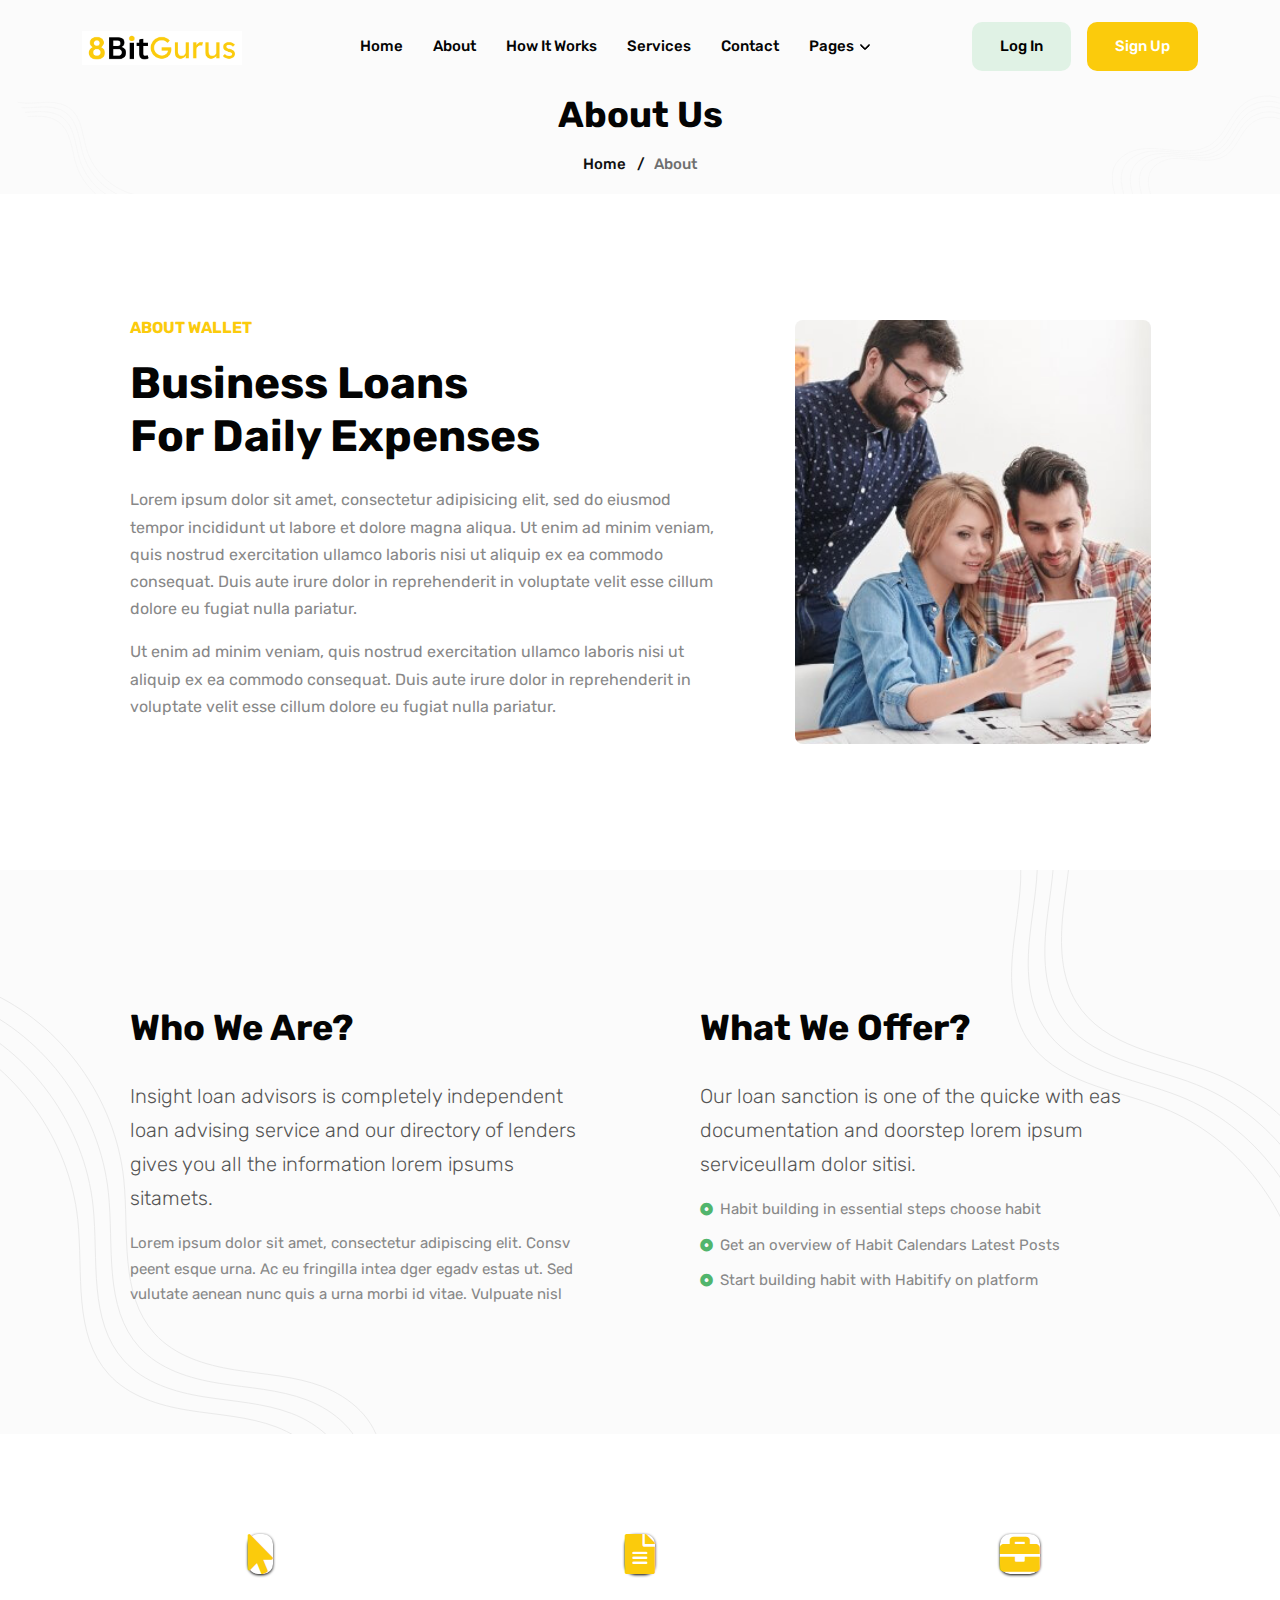
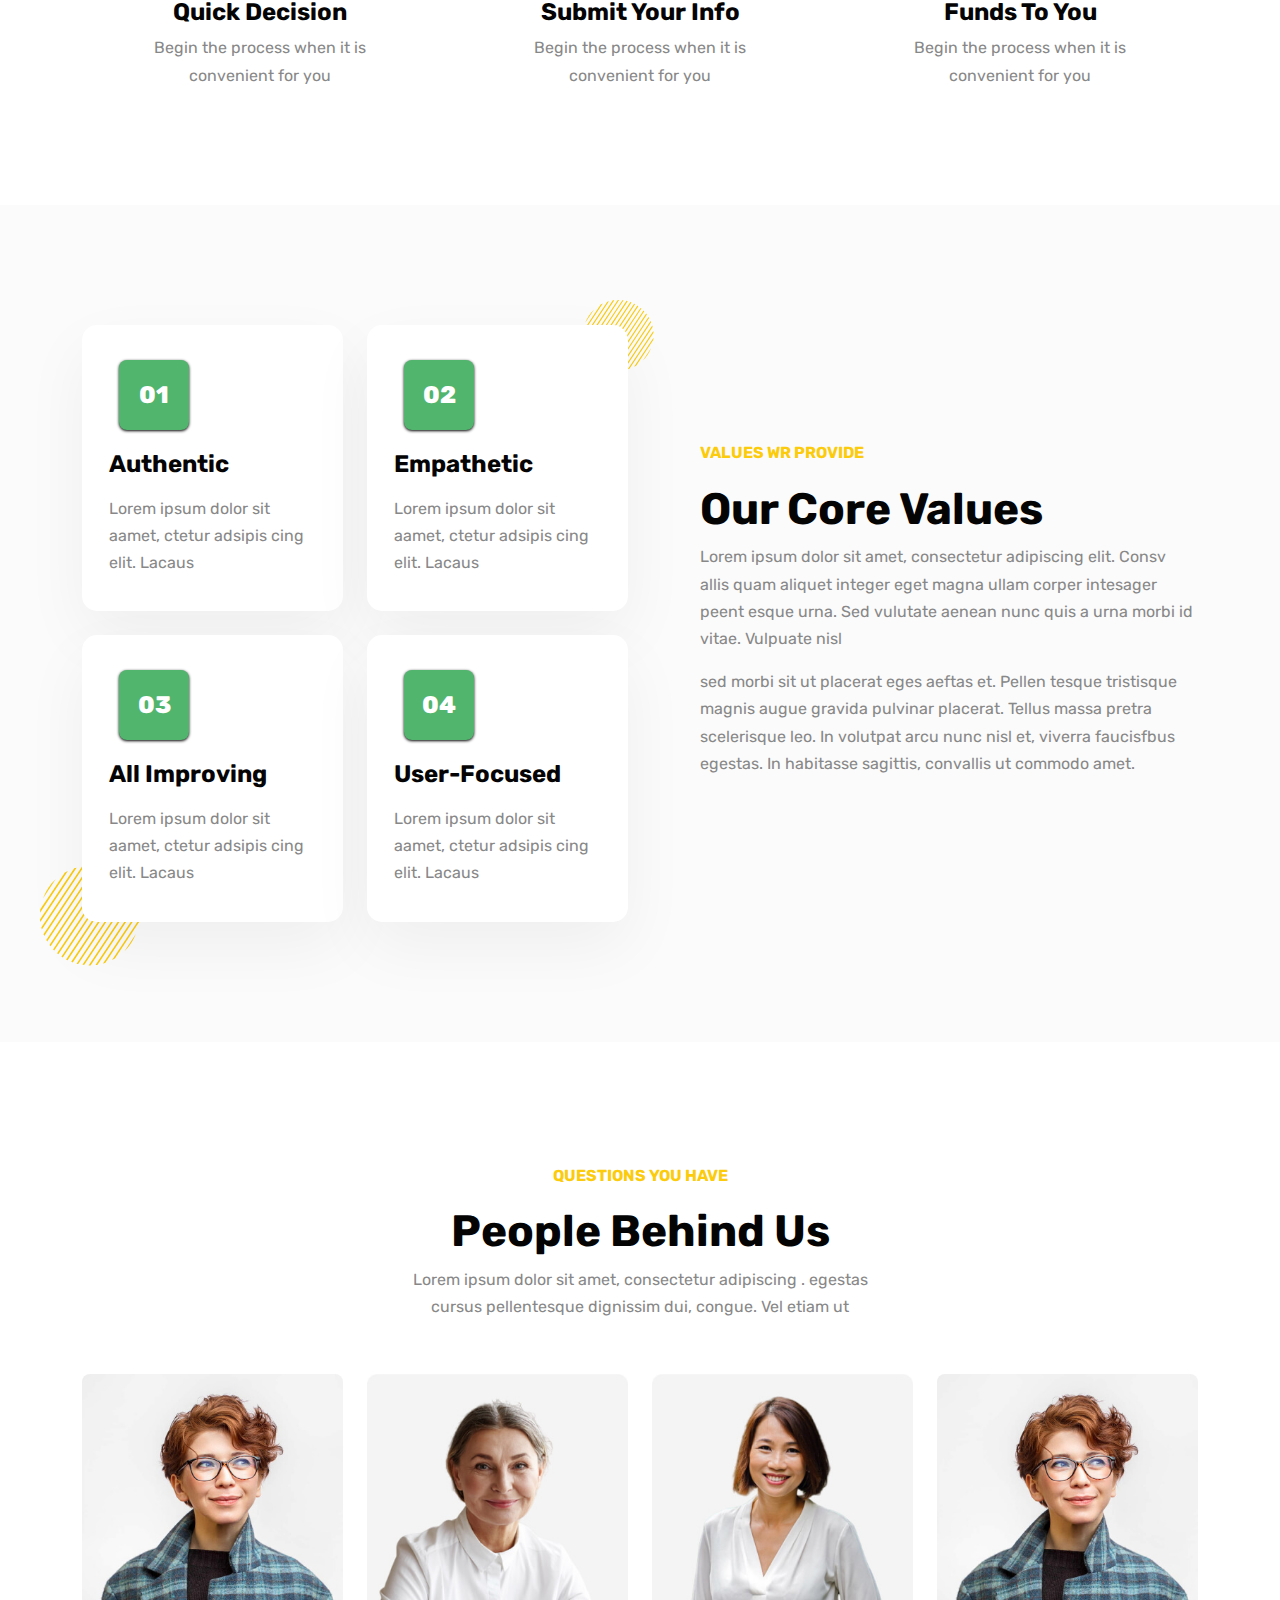
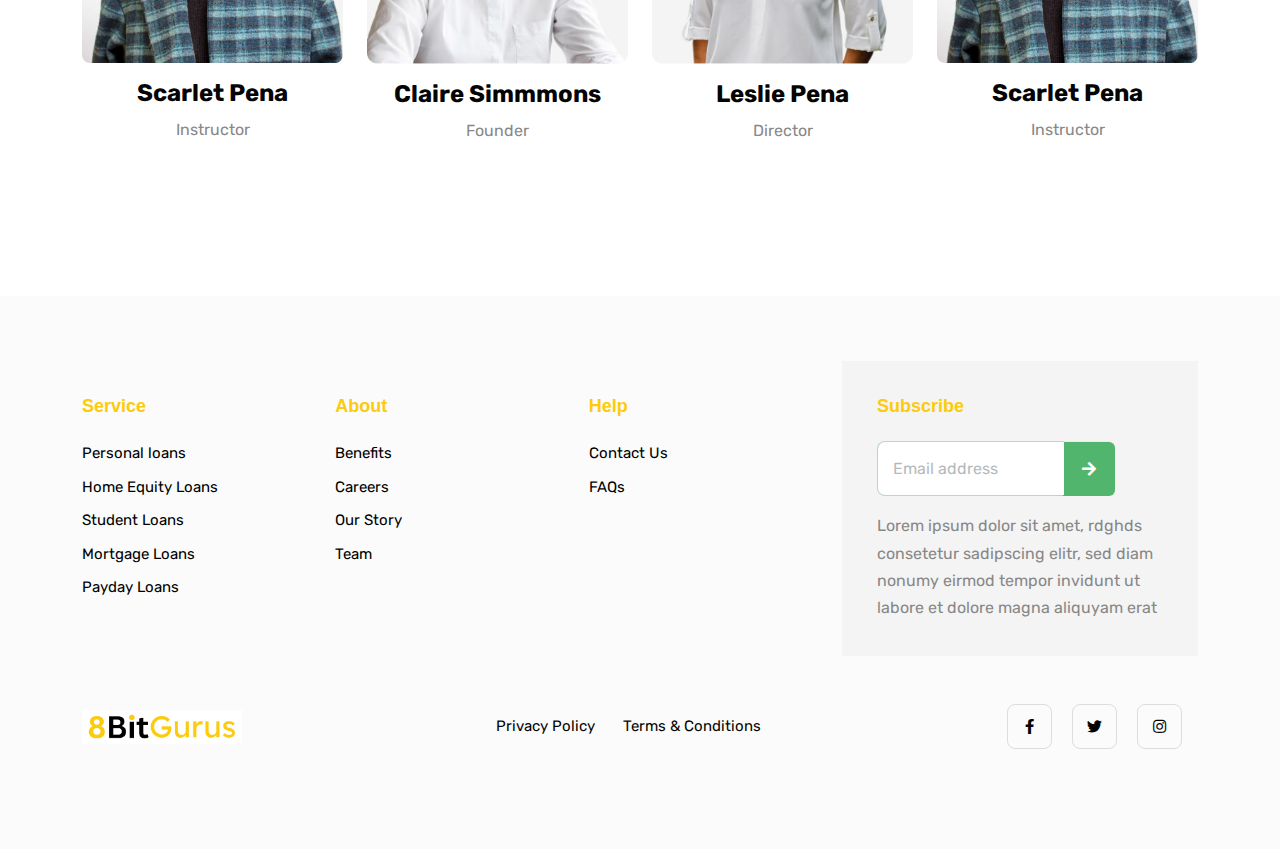
<file: about.html>
<!DOCTYPE html>

<!--
 // WEBSITE: https://themefisher.com
 // TWITTER: https://twitter.com/themefisher
 // FACEBOOK: https://www.facebook.com/themefisher
 // GITHUB: https://github.com/themefisher/
-->

<html lang="en-us">

<head>
	<meta charset="utf-8">
	<title>Wallet - Payday Loan Service Template</title>
	<meta name="viewport" content="width=device-width, initial-scale=1, maximum-scale=5">
	<meta name="description" content="This is meta description">
	<meta name="author" content="Themefisher">
	<link rel="shortcut icon" href="images/favicon.png" type="image/x-icon">
	<link rel="icon" href="images/favicon.png" type="image/x-icon">

	<!-- # Google Fonts -->
	<link rel="preconnect" href="https://fonts.googleapis.com">
	<link rel="preconnect" href="https://fonts.gstatic.com" crossorigin>
	<link href="https://fonts.googleapis.com/css2?family=Rubik:wght@400;500;700&display=swap" rel="stylesheet">

	<!-- # CSS Plugins -->
	<link rel="stylesheet" href="plugins/slick/slick.css">
	<link rel="stylesheet" href="plugins/font-awesome/fontawesome.min.css">
	<link rel="stylesheet" href="plugins/font-awesome/brands.css">
	<link rel="stylesheet" href="plugins/font-awesome/solid.css">

	<!-- # Main Style Sheet -->
	<link rel="stylesheet" href="css/style.css">
</head>

<body>

<!-- navigation -->
<header class="navigation bg-tertiary">
	<nav class="navbar navbar-expand-xl navbar-light text-center py-3">
		<div class="container">
			<a class="navbar-brand" href="index.html">
				<img loading="prelaod" decoding="async" class="img-fluid" width="160" src="images/logo.png" alt="Wallet">
			</a>
			<button class="navbar-toggler" type="button" data-bs-toggle="collapse" data-bs-target="#navbarSupportedContent" aria-controls="navbarSupportedContent" aria-expanded="false" aria-label="Toggle navigation"> <span class="navbar-toggler-icon"></span>
			</button>
			<div class="collapse navbar-collapse" id="navbarSupportedContent">
				<ul class="navbar-nav mx-auto mb-2 mb-lg-0">
					<li class="nav-item"> <a class="nav-link" href="index.html">Home</a>
					</li>
					<li class="nav-item "> <a class="nav-link" href="about.html">About</a>
					</li>
					<li class="nav-item "> <a class="nav-link" href="how-it-works.html">How It Works</a>
					</li>
					<li class="nav-item "> <a class="nav-link" href="services.html">Services</a>
					</li>
					<li class="nav-item "> <a class="nav-link" href="contact.html">Contact</a>
					</li>
					<li class="nav-item dropdown"> <a class="nav-link dropdown-toggle" href="#" id="navbarDropdown" role="button" data-bs-toggle="dropdown" aria-expanded="false">Pages</a>
						<ul class="dropdown-menu" aria-labelledby="navbarDropdown">
							<li><a class="dropdown-item " href="blog.html">Blog</a>
							</li>
							<li><a class="dropdown-item " href="blog-details.html">Blog Details</a>
							</li>
							<li><a class="dropdown-item " href="service-details.html">Service Details</a>
							</li>
							<li><a class="dropdown-item " href="faq.html">FAQ&#39;s</a>
							</li>
							<li><a class="dropdown-item " href="legal.html">Legal</a>
							</li>
							<li><a class="dropdown-item " href="terms.html">Terms &amp; Condition</a>
							</li>
							<li><a class="dropdown-item " href="privacy-policy.html">Privacy &amp; Policy</a>
							</li>
						</ul>
					</li>
				</ul>
				<!-- account btn --> <a href="#!" class="btn btn-outline-primary">Log In</a>
				<!-- account btn --> <a href="#!" class="btn btn-primary ms-2 ms-lg-3">Sign Up</a>
			</div>
		</div>
	</nav>
</header>
<!-- /navigation -->

<div class="modal applyLoanModal fade" id="applyLoan" tabindex="-1" aria-labelledby="applyLoanLabel" aria-hidden="true">
  <div class="modal-dialog modal-dialog-centered">
    <div class="modal-content">
      <div class="modal-header border-bottom-0">
        <h4 class="modal-title" id="exampleModalLabel">How much do you need?</h4>
        <button type="button" class="btn-close" data-bs-dismiss="modal" aria-label="Close"></button>
      </div>
      <div class="modal-body">
        <form action="#!" method="post">
          <div class="row">
            <div class="col-lg-6 mb-4 pb-2">
              <div class="form-group">
                <label for="loan_amount" class="form-label">Amount</label>
                <input type="number" class="form-control shadow-none" id="loan_amount" placeholder="ex: 25000">
              </div>
            </div>
            <div class="col-lg-6 mb-4 pb-2">
              <div class="form-group">
                <label for="loan_how_long_for" class="form-label">How long for?</label>
                <input type="number" class="form-control shadow-none" id="loan_how_long_for" placeholder="ex: 12">
              </div>
            </div>
            <div class="col-lg-12 mb-4 pb-2">
              <div class="form-group">
                <label for="loan_repayment" class="form-label">Repayment</label>
                <input type="number" class="form-control shadow-none" id="loan_repayment" disabled>
              </div>
            </div>
            <div class="col-lg-6 mb-4 pb-2">
              <div class="form-group">
                <label for="loan_full_name" class="form-label">Full Name</label>
                <input type="text" class="form-control shadow-none" id="loan_full_name">
              </div>
            </div>
            <div class="col-lg-6 mb-4 pb-2">
              <div class="form-group">
                <label for="loan_email_address" class="form-label">Email address</label>
                <input type="email" class="form-control shadow-none" id="loan_email_address">
              </div>
            </div>
            <div class="col-lg-12">
              <button type="submit" class="btn btn-primary w-100">Get Your Loan Now</button>
            </div>
          </div>
        </form>
      </div>
    </div>
  </div>
</div>

<section class="page-header bg-tertiary">
	<div class="container">
		<div class="row">
			<div class="col-8 mx-auto text-center">
				<h2 class="mb-3 text-capitalize">About Us</h2>
				<ul class="list-inline breadcrumbs text-capitalize" style="font-weight:500">
					<li class="list-inline-item"><a href="index.html">Home</a>
					</li>
					<li class="list-inline-item">/ &nbsp; <a href="about.html">About</a>
					</li>
				</ul>
			</div>
		</div>
	</div>
	<div class="has-shapes">
		<svg class="shape shape-left text-light" viewBox="0 0 192 752" fill="none" xmlns="http://www.w3.org/2000/svg">
			<path d="M-30.883 0C-41.3436 36.4248 -22.7145 75.8085 4.29154 102.398C31.2976 128.987 65.8677 146.199 97.6457 166.87C129.424 187.542 160.139 213.902 172.162 249.847C193.542 313.799 149.886 378.897 129.069 443.036C97.5623 540.079 122.109 653.229 191 728.495" stroke="currentColor" stroke-miterlimit="10" />
			<path d="M-55.5959 7.52271C-66.0565 43.9475 -47.4274 83.3312 -20.4214 109.92C6.58466 136.51 41.1549 153.722 72.9328 174.393C104.711 195.064 135.426 221.425 147.449 257.37C168.829 321.322 125.174 386.42 104.356 450.559C72.8494 547.601 97.3965 660.752 166.287 736.018" stroke="currentColor" stroke-miterlimit="10" />
			<path d="M-80.3302 15.0449C-90.7909 51.4697 -72.1617 90.8535 -45.1557 117.443C-18.1497 144.032 16.4205 161.244 48.1984 181.915C79.9763 202.587 110.691 228.947 122.715 264.892C144.095 328.844 100.439 393.942 79.622 458.081C48.115 555.123 72.6622 668.274 141.552 743.54" stroke="currentColor" stroke-miterlimit="10" />
			<path d="M-105.045 22.5676C-115.506 58.9924 -96.8766 98.3762 -69.8706 124.965C-42.8646 151.555 -8.29436 168.767 23.4835 189.438C55.2615 210.109 85.9766 236.469 98.0001 272.415C119.38 336.367 75.7243 401.464 54.9072 465.604C23.4002 562.646 47.9473 675.796 116.838 751.063" stroke="currentColor" stroke-miterlimit="10" />
		</svg>
		<svg class="shape shape-right text-light" viewBox="0 0 731 746" fill="none" xmlns="http://www.w3.org/2000/svg">
			<path d="M12.1794 745.14C1.80036 707.275 -5.75764 666.015 8.73984 629.537C27.748 581.745 80.4729 554.968 131.538 548.843C182.604 542.703 234.032 552.841 285.323 556.748C336.615 560.64 391.543 557.276 433.828 527.964C492.452 487.323 511.701 408.123 564.607 360.255C608.718 320.353 675.307 307.183 731.29 327.323" stroke="currentColor" stroke-miterlimit="10" />
			<path d="M51.0253 745.14C41.2045 709.326 34.0538 670.284 47.7668 635.783C65.7491 590.571 115.623 565.242 163.928 559.449C212.248 553.641 260.884 563.235 309.4 566.931C357.916 570.627 409.887 567.429 449.879 539.701C505.35 501.247 523.543 426.331 573.598 381.059C615.326 343.314 678.324 330.853 731.275 349.906" stroke="currentColor" stroke-miterlimit="10" />
			<path d="M89.8715 745.14C80.6239 711.363 73.8654 674.568 86.8091 642.028C103.766 599.396 150.788 575.515 196.347 570.054C241.906 564.578 287.767 573.629 333.523 577.099C379.278 580.584 428.277 577.567 465.976 551.423C518.279 515.172 535.431 444.525 582.62 401.832C621.964 366.229 681.356 354.493 731.291 372.46" stroke="currentColor" stroke-miterlimit="10" />
			<path d="M128.718 745.14C120.029 713.414 113.678 678.838 125.837 648.274C141.768 608.221 185.939 585.788 228.737 580.659C271.536 575.515 314.621 584.008 357.6 587.282C400.58 590.556 446.607 587.719 482.028 563.16C531.163 529.111 547.275 462.733 591.612 422.635C628.572 389.19 684.375 378.162 731.276 395.043" stroke="currentColor" stroke-miterlimit="10" />
			<path d="M167.564 745.14C159.432 715.451 153.504 683.107 164.863 654.519C179.753 617.046 221.088 596.062 261.126 591.265C301.164 586.452 341.473 594.402 381.677 597.465C421.88 600.527 464.95 597.872 498.094 574.896C544.061 543.035 559.146 480.942 600.617 443.423C635.194 412.135 687.406 401.817 731.276 417.612" stroke="currentColor" stroke-miterlimit="10" />
			<path d="M817.266 289.466C813.108 259.989 787.151 237.697 759.261 227.271C731.372 216.846 701.077 215.553 671.666 210.904C642.254 206.24 611.795 197.156 591.664 175.224C555.853 136.189 566.345 75.5336 560.763 22.8649C552.302 -56.8256 498.487 -130.133 425 -162.081" stroke="currentColor" stroke-miterlimit="10" />
			<path d="M832.584 276.159C828.427 246.683 802.469 224.391 774.58 213.965C746.69 203.539 716.395 202.246 686.984 197.598C657.573 192.934 627.114 183.85 606.982 161.918C571.172 122.883 581.663 62.2275 576.082 9.55873C567.62 -70.1318 513.806 -143.439 440.318 -175.387" stroke="currentColor" stroke-miterlimit="10" />
			<path d="M847.904 262.853C843.747 233.376 817.789 211.084 789.9 200.659C762.011 190.233 731.716 188.94 702.304 184.292C672.893 179.627 642.434 170.544 622.303 148.612C586.492 109.577 596.983 48.9211 591.402 -3.74766C582.94 -83.4382 529.126 -156.746 455.638 -188.694" stroke="currentColor" stroke-miterlimit="10" />
			<path d="M863.24 249.547C859.083 220.07 833.125 197.778 805.236 187.353C777.347 176.927 747.051 175.634 717.64 170.986C688.229 166.321 657.77 157.237 637.639 135.306C601.828 96.2707 612.319 35.6149 606.738 -17.0538C598.276 -96.7443 544.462 -170.052 470.974 -202" stroke="currentColor" stroke-miterlimit="10" />
		</svg>
	</div>
</section>

<section class="section">
	<div class="container">
		<div class="row justify-content-center align-items-center">
			<div class="col-lg-7">
				<div class="section-title">
					<p class="text-primary text-uppercase fw-bold mb-3">About Wallet</p>
					<h2 class="h1 mb-4">Business Loans <br> For Daily Expenses</h2>
					<div class="content pe-0 pe-lg-5">
						<p>Lorem ipsum dolor sit amet, consectetur adipisicing elit, sed do eiusmod tempor incididunt ut labore et dolore magna aliqua. Ut enim ad minim veniam, quis nostrud exercitation ullamco laboris nisi ut aliquip ex ea commodo consequat. Duis aute irure dolor in reprehenderit in voluptate velit esse cillum dolore eu fugiat nulla pariatur.</p>
						<p>Ut enim ad minim veniam, quis nostrud exercitation ullamco laboris nisi ut aliquip ex ea commodo consequat. Duis aute irure dolor in reprehenderit in voluptate velit esse cillum dolore eu fugiat nulla pariatur.</p>
					</div>
				</div>
			</div>
			<div class="col-lg-4 mt-5 mt-lg-0">
				<img loading="lazy" decoding="async" src="images/about/about-11.jpg" alt="Business Loans &lt;br&gt; For Daily Expenses" class="rounded w-100">
			</div>
		</div>
	</div>
</section>

<section class="about-section section bg-tertiary position-relative overflow-hidden">
	<div class="container">
		<div class="row justify-content-around">
			<div class="col-lg-5">
				<div class="section-title">
					<p class="text-primary text-uppercase fw-bold mb-3"></p>
					<h2>Who We Are?</h2>
				</div>
				<p class="lead">Insight loan advisors is completely independent loan advising service and our directory of lenders gives you all the information lorem ipsums sitamets.</p>
				<div class="content">Lorem ipsum dolor sit amet, consectetur adipiscing elit. Consv peent esque urna. Ac eu fringilla intea dger egadv estas ut. Sed vulutate aenean nunc quis a urna morbi id vitae. Vulpuate nisl</div>
			</div>
			<div class="col-lg-5">
				<div class="section-title">
					<p class="text-primary text-uppercase fw-bold mb-3"></p>
					<h2>What We Offer?</h2>
				</div>
				<p class="lead">Our loan sanction is one of the quicke with eas documentation and doorstep lorem ipsum serviceullam dolor sitisi.</p>
				<div class="content">
					<ul>
						<li>Habit building in essential steps choose habit</li>
						<li>Get an overview of Habit Calendars Latest Posts</li>
						<li>Start building habit with Habitify on platform</li>
					</ul>
				</div>
			</div>
		</div>
	</div>
	<div class="has-shapes">
		<svg class="shape shape-left text-light" width="381" height="443" viewBox="0 0 381 443" fill="none" xmlns="http://www.w3.org/2000/svg">
			<path d="M334.266 499.007C330.108 469.108 304.151 446.496 276.261 435.921C248.372 425.346 218.077 424.035 188.666 419.32C159.254 414.589 128.795 405.375 108.664 383.129C72.8533 343.535 83.3445 282.01 77.7634 228.587C69.3017 147.754 15.4873 73.3967 -58.0001 40.9907" stroke="currentColor" stroke-miterlimit="10" />
			<path d="M349.584 485.51C345.427 455.611 319.469 433 291.58 422.425C263.69 411.85 233.395 410.538 203.984 405.823C174.573 401.092 144.114 391.878 123.982 369.632C88.1716 330.038 98.6628 268.513 93.0817 215.09C84.62 134.258 30.8056 59.8999 -42.6819 27.494" stroke="currentColor" stroke-miterlimit="10" />
			<path d="M364.904 472.013C360.747 442.114 334.789 419.503 306.9 408.928C279.011 398.352 248.716 397.041 219.304 392.326C189.893 387.595 159.434 378.381 139.303 356.135C103.492 316.541 113.983 255.016 108.402 201.593C99.9403 120.76 46.1259 46.4028 -27.3616 13.9969" stroke="currentColor" stroke-miterlimit="10" />
			<path d="M380.24 458.516C376.083 428.617 350.125 406.006 322.236 395.431C294.347 384.856 264.051 383.544 234.64 378.829C205.229 374.098 174.77 364.884 154.639 342.638C118.828 303.044 129.319 241.519 123.738 188.096C115.276 107.264 61.4619 32.906 -12.0255 0.500103" stroke="currentColor" stroke-miterlimit="10" />
		</svg>
		<svg class="shape shape-right text-light" width="406" height="433" viewBox="0 0 406 433" fill="none" xmlns="http://www.w3.org/2000/svg">
			<path d="M101.974 -86.77C128.962 -74.8992 143.467 -43.2447 146.175 -12.7857C148.883 17.6734 142.273 48.1263 139.087 78.5816C135.916 109.041 136.681 141.702 152.351 167.47C180.247 213.314 240.712 218.81 289.413 238.184C363.095 267.516 418.962 340.253 430.36 421.687" stroke="currentColor" stroke-miterlimit="10" />
			<path d="M118.607 -98.5031C145.596 -86.6323 160.101 -54.9778 162.809 -24.5188C165.517 5.94031 158.907 36.3933 155.72 66.8486C152.549 97.3082 153.314 129.969 168.985 155.737C196.881 201.581 257.346 207.077 306.047 226.451C379.729 255.783 435.596 328.52 446.994 409.954" stroke="currentColor" stroke-miterlimit="10" />
			<path d="M135.241 -110.238C162.23 -98.3675 176.735 -66.7131 179.443 -36.254C182.151 -5.79492 175.541 24.6581 172.354 55.1134C169.183 85.573 169.948 118.234 185.619 144.002C213.515 189.846 273.98 195.342 322.681 214.716C396.363 244.048 452.23 316.785 463.627 398.219" stroke="currentColor" stroke-miterlimit="10" />
			<path d="M151.879 -121.989C178.867 -110.118 193.373 -78.4638 196.081 -48.0047C198.789 -17.5457 192.179 12.9074 188.992 43.3627C185.821 73.8223 186.586 106.483 202.256 132.251C230.153 178.095 290.618 183.591 339.318 202.965C413.001 232.297 468.867 305.034 480.265 386.468" stroke="currentColor" stroke-miterlimit="10" />
		</svg>
	</div>
</section>

<section class="section-sm bg-primary-light">
	<div class="container">
		<div class="row justify-content-center">
			<div class="col-lg-4 col-md-6 mb-5 mb-lg-0 text-center icon-box-item">
				<div class="icon icon-lg bg-transparent mb-4"><i class="fas fa-mouse-pointer text-primary"></i>
				</div>
				<h3>Quick Decision</h3>
				<p class="px-lg-5">Begin the process when it is convenient for you</p>
			</div>
			<div class="col-lg-4 col-md-6 mb-5 mb-lg-0 text-center icon-box-item">
				<div class="icon icon-lg bg-transparent mb-4"><i class="fas fa-file-alt text-primary"></i>
				</div>
				<h3>Submit Your Info</h3>
				<p class="px-lg-5">Begin the process when it is convenient for you</p>
			</div>
			<div class="col-lg-4 col-md-6 mb-5 mb-lg-0 text-center icon-box-item">
				<div class="icon icon-lg bg-transparent mb-4"><i class="fas fa-briefcase text-primary"></i>
				</div>
				<h3>Funds To You</h3>
				<p class="px-lg-5">Begin the process when it is convenient for you</p>
			</div>
		</div>
	</div>
</section>

<section class="section core-value bg-tertiary">
	<div class="container">
		<div class="row align-items-center">
			<div class="col-lg-6">
				<div class="row position-relative gy-4">
					<div class="icon-box-item col-md-6">
						<div class="block bg-white">
							<div class="icon rounded-number">01</div>
							<h3 class="mb-3">Authentic</h3>
							<p class="mb-0">Lorem ipsum dolor sit aamet, ctetur adsipis cing elit. Lacaus</p>
						</div>
					</div>
					<div class="icon-box-item col-md-6">
						<div class="block bg-white">
							<div class="icon rounded-number">02</div>
							<h3 class="mb-3">Empathetic</h3>
							<p class="mb-0">Lorem ipsum dolor sit aamet, ctetur adsipis cing elit. Lacaus</p>
						</div>
					</div>
					<div class="icon-box-item col-md-6">
						<div class="block bg-white">
							<div class="icon rounded-number">03</div>
							<h3 class="mb-3">All Improving</h3>
							<p class="mb-0">Lorem ipsum dolor sit aamet, ctetur adsipis cing elit. Lacaus</p>
						</div>
					</div>
					<div class="icon-box-item col-md-6">
						<div class="block bg-white">
							<div class="icon rounded-number">04</div>
							<h3 class="mb-3">User-Focused</h3>
							<p class="mb-0">Lorem ipsum dolor sit aamet, ctetur adsipis cing elit. Lacaus</p>
						</div>
					</div>
					<div class="has-shapes">
						<svg class="shape shape-1 text-primary" width="71" height="71" viewBox="0 0 119 119" fill="none" xmlns="http://www.w3.org/2000/svg">
							<path d="M8.50598 89.8686C8.17023 89.3091 7.83449 88.6376 7.49875 88.078L66.0305 0.336418C66.7019 0.448334 67.3734 0.560249 68.0449 0.560249L8.50598 89.8686Z" fill="currentColor" />
							<path d="M5.03787 83.2646C4.70213 82.5932 4.47829 81.9217 4.14255 81.2502L58.3096 -0.00032826C59.093 -0.000328191 59.7645 -0.000328132 60.5479 -0.000328064L5.03787 83.2646Z" fill="currentColor" />
							<path d="M16.9007 100.613C16.453 100.165 16.0053 99.7175 15.5577 99.2698L79.4613 3.47031C80.0209 3.69414 80.6924 3.91795 81.252 4.14178L16.9007 100.613Z" fill="currentColor" />
							<path d="M12.5352 95.5762C12.0876 95.0166 11.7518 94.5689 11.3042 94.0094L72.9695 1.45541C73.641 1.56732 74.2006 1.79115 74.8721 1.90306L12.5352 95.5762Z" fill="currentColor" />
							<path d="M0.00101471 55.5103C0.11293 54.1673 0.224831 52.9362 0.336747 51.5932L29.6586 7.72242C30.7777 7.05093 31.8969 6.49136 33.1279 5.93178L0.00101471 55.5103Z" fill="currentColor" />
							<path d="M26.1887 108.334C25.9649 108.223 25.7411 107.999 25.5172 107.887L91.2115 9.40136C91.4353 9.51328 91.6592 9.7371 91.883 9.84901C92.2188 10.0728 92.4426 10.2967 92.7783 10.4086L27.084 108.894C26.8602 108.67 26.5245 108.558 26.1887 108.334Z" fill="currentColor" />
							<path d="M114.042 81.0269C112.587 84.7201 110.685 88.4133 108.334 91.8827C105.984 95.3521 103.41 98.4857 100.5 101.396L114.042 81.0269Z" fill="currentColor" />
							<path d="M0.335842 66.7012C0.223927 65.6939 0.112026 64.7986 0.000110881 63.7914L40.7373 2.79753C41.6326 2.46179 42.6398 2.23796 43.5352 2.01413L0.335842 66.7012Z" fill="currentColor" />
							<path d="M2.23929 75.6538C2.01546 74.8704 1.79162 74.087 1.56779 73.3036L50.0271 0.558655C50.8105 0.446747 51.7059 0.334824 52.4893 0.222908L2.23929 75.6538Z" fill="currentColor" />
							<path d="M32.793 112.139C32.2335 111.915 31.6739 111.58 31.1143 111.244L96.4728 13.206C96.9205 13.6537 97.4801 13.9894 97.9277 14.4371L32.793 112.139Z" fill="currentColor" />
							<path d="M77.7822 115.161C76.8868 115.497 75.8796 115.72 74.9843 116.056L117.848 51.8168C117.96 52.824 118.072 53.7193 118.184 54.7266L77.7822 115.161Z" fill="currentColor" />
							<path d="M68.493 117.512C67.7096 117.624 66.8143 117.736 66.0309 117.848L116.057 42.8644C116.281 43.6478 116.505 44.4312 116.729 45.3265L68.493 117.512Z" fill="currentColor" />
							<path d="M60.0992 118.294C59.3158 118.294 58.6443 118.294 57.8609 118.294L113.259 35.2533C113.595 35.9248 113.819 36.5963 114.154 37.2678L60.0992 118.294Z" fill="currentColor" />
							<path d="M21.8245 105.087C21.3768 104.64 20.8172 104.304 20.3696 103.856L85.6162 6.15427C86.1758 6.37809 86.7354 6.71384 87.2949 7.04959L21.8245 105.087Z" fill="currentColor" />
							<path d="M89.0856 110.124C87.9665 110.795 86.7354 111.467 85.6162 112.026L118.184 63.1194C118.072 64.4624 117.96 65.8054 117.736 67.0364L89.0856 110.124Z" fill="currentColor" />
							<path d="M3.69339 38.2759C5.2602 34.135 7.27468 30.1061 9.84873 26.189C12.4228 22.3839 15.3326 18.9145 18.5781 15.8928L3.69339 38.2759Z" fill="currentColor" />
							<path d="M52.49 117.848C51.8185 117.736 51.147 117.736 50.4755 117.624L109.791 28.5392C110.126 29.0988 110.462 29.7703 110.798 30.3299L52.49 117.848Z" fill="currentColor" />
							<path d="M38.9475 114.712C38.388 114.489 37.7165 114.265 37.1569 114.041L101.396 17.6818C101.844 18.1295 102.292 18.5771 102.739 19.0248L38.9475 114.712Z" fill="currentColor" />
							<path d="M45.4392 116.728C44.7677 116.616 44.2081 116.392 43.5366 116.28L105.873 22.8306C106.321 23.3902 106.657 23.8378 107.105 24.3974L45.4392 116.728Z" fill="currentColor" />
						</svg>
						<svg class="shape shape-2 text-primary" width="100" height="100" viewBox="0 0 119 119" fill="none" xmlns="http://www.w3.org/2000/svg">
							<path d="M8.50598 89.8686C8.17023 89.3091 7.83449 88.6376 7.49875 88.078L66.0305 0.336418C66.7019 0.448334 67.3734 0.560249 68.0449 0.560249L8.50598 89.8686Z" fill="currentColor" />
							<path d="M5.03787 83.2646C4.70213 82.5932 4.47829 81.9217 4.14255 81.2502L58.3096 -0.00032826C59.093 -0.000328191 59.7645 -0.000328132 60.5479 -0.000328064L5.03787 83.2646Z" fill="currentColor" />
							<path d="M16.9007 100.613C16.453 100.165 16.0053 99.7175 15.5577 99.2698L79.4613 3.47031C80.0209 3.69414 80.6924 3.91795 81.252 4.14178L16.9007 100.613Z" fill="currentColor" />
							<path d="M12.5352 95.5762C12.0876 95.0166 11.7518 94.5689 11.3042 94.0094L72.9695 1.45541C73.641 1.56732 74.2006 1.79115 74.8721 1.90306L12.5352 95.5762Z" fill="currentColor" />
							<path d="M0.00101471 55.5103C0.11293 54.1673 0.224831 52.9362 0.336747 51.5932L29.6586 7.72242C30.7777 7.05093 31.8969 6.49136 33.1279 5.93178L0.00101471 55.5103Z" fill="currentColor" />
							<path d="M26.1887 108.334C25.9649 108.223 25.7411 107.999 25.5172 107.887L91.2115 9.40136C91.4353 9.51328 91.6592 9.7371 91.883 9.84901C92.2188 10.0728 92.4426 10.2967 92.7783 10.4086L27.084 108.894C26.8602 108.67 26.5245 108.558 26.1887 108.334Z" fill="currentColor" />
							<path d="M114.042 81.0269C112.587 84.7201 110.685 88.4133 108.334 91.8827C105.984 95.3521 103.41 98.4857 100.5 101.396L114.042 81.0269Z" fill="currentColor" />
							<path d="M0.335842 66.7012C0.223927 65.6939 0.112026 64.7986 0.000110881 63.7914L40.7373 2.79753C41.6326 2.46179 42.6398 2.23796 43.5352 2.01413L0.335842 66.7012Z" fill="currentColor" />
							<path d="M2.23929 75.6538C2.01546 74.8704 1.79162 74.087 1.56779 73.3036L50.0271 0.558655C50.8105 0.446747 51.7059 0.334824 52.4893 0.222908L2.23929 75.6538Z" fill="currentColor" />
							<path d="M32.793 112.139C32.2335 111.915 31.6739 111.58 31.1143 111.244L96.4728 13.206C96.9205 13.6537 97.4801 13.9894 97.9277 14.4371L32.793 112.139Z" fill="currentColor" />
							<path d="M77.7822 115.161C76.8868 115.497 75.8796 115.72 74.9843 116.056L117.848 51.8168C117.96 52.824 118.072 53.7193 118.184 54.7266L77.7822 115.161Z" fill="currentColor" />
							<path d="M68.493 117.512C67.7096 117.624 66.8143 117.736 66.0309 117.848L116.057 42.8644C116.281 43.6478 116.505 44.4312 116.729 45.3265L68.493 117.512Z" fill="currentColor" />
							<path d="M60.0992 118.294C59.3158 118.294 58.6443 118.294 57.8609 118.294L113.259 35.2533C113.595 35.9248 113.819 36.5963 114.154 37.2678L60.0992 118.294Z" fill="currentColor" />
							<path d="M21.8245 105.087C21.3768 104.64 20.8172 104.304 20.3696 103.856L85.6162 6.15427C86.1758 6.37809 86.7354 6.71384 87.2949 7.04959L21.8245 105.087Z" fill="currentColor" />
							<path d="M89.0856 110.124C87.9665 110.795 86.7354 111.467 85.6162 112.026L118.184 63.1194C118.072 64.4624 117.96 65.8054 117.736 67.0364L89.0856 110.124Z" fill="currentColor" />
							<path d="M3.69339 38.2759C5.2602 34.135 7.27468 30.1061 9.84873 26.189C12.4228 22.3839 15.3326 18.9145 18.5781 15.8928L3.69339 38.2759Z" fill="currentColor" />
							<path d="M52.49 117.848C51.8185 117.736 51.147 117.736 50.4755 117.624L109.791 28.5392C110.126 29.0988 110.462 29.7703 110.798 30.3299L52.49 117.848Z" fill="currentColor" />
							<path d="M38.9475 114.712C38.388 114.489 37.7165 114.265 37.1569 114.041L101.396 17.6818C101.844 18.1295 102.292 18.5771 102.739 19.0248L38.9475 114.712Z" fill="currentColor" />
							<path d="M45.4392 116.728C44.7677 116.616 44.2081 116.392 43.5366 116.28L105.873 22.8306C106.321 23.3902 106.657 23.8378 107.105 24.3974L45.4392 116.728Z" fill="currentColor" />
						</svg>
					</div>
				</div>
			</div>
			<div class="col-lg-6 mt-5 mt-lg-0">
				<div class="section-title ps-0 ps-lg-5">
					<p class="text-primary text-uppercase fw-bold mb-3">Values Wr Provide</p>
					<h2 class="h1">Our Core Values</h2>
					<div class="content">
						<p>Lorem ipsum dolor sit amet, consectetur adipiscing elit. Consv allis quam aliquet integer eget magna ullam corper intesager peent esque urna. Sed vulutate aenean nunc quis a urna morbi id vitae. Vulpuate nisl</p>
						<p>sed morbi sit ut placerat eges aeftas et. Pellen tesque tristisque magnis augue gravida pulvinar placerat. Tellus massa pretra scelerisque leo. In volutpat arcu nunc nisl et, viverra faucisfbus egestas. In habitasse sagittis, convallis ut commodo amet.</p>
					</div>
				</div>
			</div>
		</div>
	</div>
</section>

<section class="section teams">
	<div class="container">
		<div class="row justify-content-center">
			<div class="col-12">
				<div class="section-title text-center">
					<p class="text-primary text-uppercase fw-bold mb-3">Questions You Have</p>
					<h1>People Behind Us</h1>
					<p class="mb-0">Lorem ipsum dolor sit amet, consectetur adipiscing . egestas
						<br>cursus pellentesque dignissim dui, congue. Vel etiam ut</p>
				</div>
			</div>
		</div>
		<div class="row position-relative">
			<div class="col-xl-3 col-lg-4 col-md-6 mt-4">
				<div class="card bg-transparent border-0 text-center">
					<div class="card-img">
						<img loading="lazy" decoding="async" src="images/about/team-1.jpg" alt="Scarlet Pena" class="rounded w-100" width="300" height="332">
						<ul class="card-social list-inline">
							<li class="list-inline-item"><a class="facebook" href="#"><i class="fab fa-facebook"></i></a>
							</li>
							<li class="list-inline-item"><a class="twitter" href="#"><i class="fab fa-twitter"></i></a>
							</li>
							<li class="list-inline-item"><a class="instagram" href="#"><i class="fab fa-instagram"></i></a>
							</li>
						</ul>
					</div>
					<div class="card-body">
						<h3>Scarlet Pena</h3>
						<p>Instructor</p>
					</div>
				</div>
			</div>
			<div class="col-xl-3 col-lg-4 col-md-6 mt-4">
				<div class="card bg-transparent border-0 text-center">
					<div class="card-img">
						<img loading="lazy" decoding="async" src="images/about/team-2.jpg" alt="Claire Simmmons" class="rounded w-100" width="300" height="333">
						<ul class="card-social list-inline">
							<li class="list-inline-item"><a class="facebook" href="#"><i class="fab fa-facebook"></i></a>
							</li>
							<li class="list-inline-item"><a class="twitter" href="#"><i class="fab fa-twitter"></i></a>
							</li>
							<li class="list-inline-item"><a class="instagram" href="#"><i class="fab fa-instagram"></i></a>
							</li>
						</ul>
					</div>
					<div class="card-body">
						<h3>Claire Simmmons</h3>
						<p>Founder</p>
					</div>
				</div>
			</div>
			<div class="col-xl-3 col-lg-4 col-md-6 mt-4">
				<div class="card bg-transparent border-0 text-center">
					<div class="card-img">
						<img loading="lazy" decoding="async" src="images/about/team-3.jpg" alt="Leslie Pena" class="rounded w-100" width="300" height="333">
						<ul class="card-social list-inline">
							<li class="list-inline-item"><a class="facebook" href="#"><i class="fab fa-facebook"></i></a>
							</li>
							<li class="list-inline-item"><a class="twitter" href="#"><i class="fab fa-twitter"></i></a>
							</li>
							<li class="list-inline-item"><a class="instagram" href="#"><i class="fab fa-instagram"></i></a>
							</li>
						</ul>
					</div>
					<div class="card-body">
						<h3>Leslie Pena</h3>
						<p>Director</p>
					</div>
				</div>
			</div>
			<div class="col-xl-3 col-lg-4 col-md-6 mt-4">
				<div class="card bg-transparent border-0 text-center">
					<div class="card-img">
						<img loading="lazy" decoding="async" src="images/about/team-1.jpg" alt="Scarlet Pena" class="rounded w-100" width="300" height="332">
						<ul class="card-social list-inline">
							<li class="list-inline-item"><a class="facebook" href="#"><i class="fab fa-facebook"></i></a>
							</li>
							<li class="list-inline-item"><a class="twitter" href="#"><i class="fab fa-twitter"></i></a>
							</li>
							<li class="list-inline-item"><a class="instagram" href="#"><i class="fab fa-instagram"></i></a>
							</li>
						</ul>
					</div>
					<div class="card-body">
						<h3>Scarlet Pena</h3>
						<p>Instructor</p>
					</div>
				</div>
			</div>
		</div>
	</div>
</section>

<footer class="section-sm bg-tertiary">
	<div class="container">
		<div class="row justify-content-between">
			<div class="col-lg-2 col-md-4 col-6 mb-4">
				<div class="footer-widget">
					<h5 class="mb-4 text-primary font-secondary">Service</h5>
					<ul class="list-unstyled">
						<li class="mb-2"><a href="service-details.html">Personal loans</a>
						</li>
						<li class="mb-2"><a href="service-details.html">Home Equity Loans</a>
						</li>
						<li class="mb-2"><a href="service-details.html">Student Loans</a>
						</li>
						<li class="mb-2"><a href="service-details.html">Mortgage Loans</a>
						</li>
						<li class="mb-2"><a href="service-details.html">Payday Loans</a>
						</li>
					</ul>
				</div>
			</div>
			<div class="col-lg-2 col-md-4 col-6 mb-4">
				<div class="footer-widget">
					<h5 class="mb-4 text-primary font-secondary">About</h5>
					<ul class="list-unstyled">
						<li class="mb-2"><a href="#!">Benefits</a>
						</li>
						<li class="mb-2"><a href="#!">Careers</a>
						</li>
						<li class="mb-2"><a href="#!">Our Story</a>
						</li>
						<li class="mb-2"><a href="#!">Team</a>
						</li>
					</ul>
				</div>
			</div>
			<div class="col-lg-2 col-md-4 col-6 mb-4">
				<div class="footer-widget">
					<h5 class="mb-4 text-primary font-secondary">Help</h5>
					<ul class="list-unstyled">
						<li class="mb-2"><a href="contact.html">Contact Us</a>
						</li>
						<li class="mb-2"><a href="faq.html">FAQs</a>
						</li>
					</ul>
				</div>
			</div>
			<div class="col-lg-4 col-md-12 newsletter-form">
				<div style="background-color: #F4F4F4; padding: 35px;">
					<h5 class="mb-4 text-primary font-secondary">Subscribe</h5>
					<div class="pe-0 pe-xl-5">
						<form action="#!" method="post" name="mc-embedded-subscribe-form" target="_blank">
							<div class="input-group mb-3">
								<input type="text" class="form-control shadow-none bg-white border-end-0" placeholder="Email address"> <span class="input-group-text border-0 p-0">
                    <button class="input-group-text border-0 bg-primary" type="submit" name="subscribe"
                      aria-label="Subscribe for Newsletter"><i class="fas fa-arrow-right"></i></button>
                  </span>
							</div>
							<div style="position: absolute; left: -5000px;" aria-hidden="true">
								<input type="text" name="b_463ee871f45d2d93748e77cad_a0a2c6d074" tabindex="-1">
							</div>
						</form>
					</div>
					<p class="mb-0">Lorem ipsum dolor sit amet, rdghds consetetur sadipscing elitr, sed diam nonumy eirmod tempor invidunt ut labore et dolore magna aliquyam erat</p>
				</div>
			</div>
		</div>
		<div class="row align-items-center mt-5 text-center text-md-start">
			<div class="col-lg-4">
        <a href="index.html">
          <img loading="prelaod" decoding="async" class="img-fluid" width="160" src="images/logo.png" alt="Wallet">
        </a>
			</div>
			<div class="col-lg-4 col-md-6 mt-4 mt-lg-0">
				<ul class="list-unstyled list-inline mb-0 text-lg-center">
					<li class="list-inline-item me-4"><a class="text-black" href="privacy-policy.html">Privacy Policy</a>
					</li>
					<li class="list-inline-item me-4"><a class="text-black" href="terms.html">Terms &amp; Conditions</a>
					</li>
				</ul>
			</div>
			<div class="col-lg-4 col-md-6 text-md-end mt-4 mt-md-0">
				<ul class="list-unstyled list-inline mb-0 social-icons">
					<li class="list-inline-item me-3"><a title="Explorer Facebook Profile" class="text-black" href="https://facebook.com/"><i class="fab fa-facebook-f"></i></a>
					</li>
					<li class="list-inline-item me-3"><a title="Explorer Twitter Profile" class="text-black" href="https://twitter.com/"><i class="fab fa-twitter"></i></a>
					</li>
					<li class="list-inline-item me-3"><a title="Explorer Instagram Profile" class="text-black" href="https://instagram.com/"><i class="fab fa-instagram"></i></a>
					</li>
				</ul>
			</div>
		</div>
	</div>
</footer>


<!-- # JS Plugins -->
<script src="plugins/jquery/jquery.min.js"></script>
<script src="plugins/bootstrap/bootstrap.min.js"></script>
<script src="plugins/slick/slick.min.js"></script>
<script src="plugins/scrollmenu/scrollmenu.min.js"></script>

<!-- Main Script -->
<script src="js/script.js"></script>

</body>
</html>
</file>
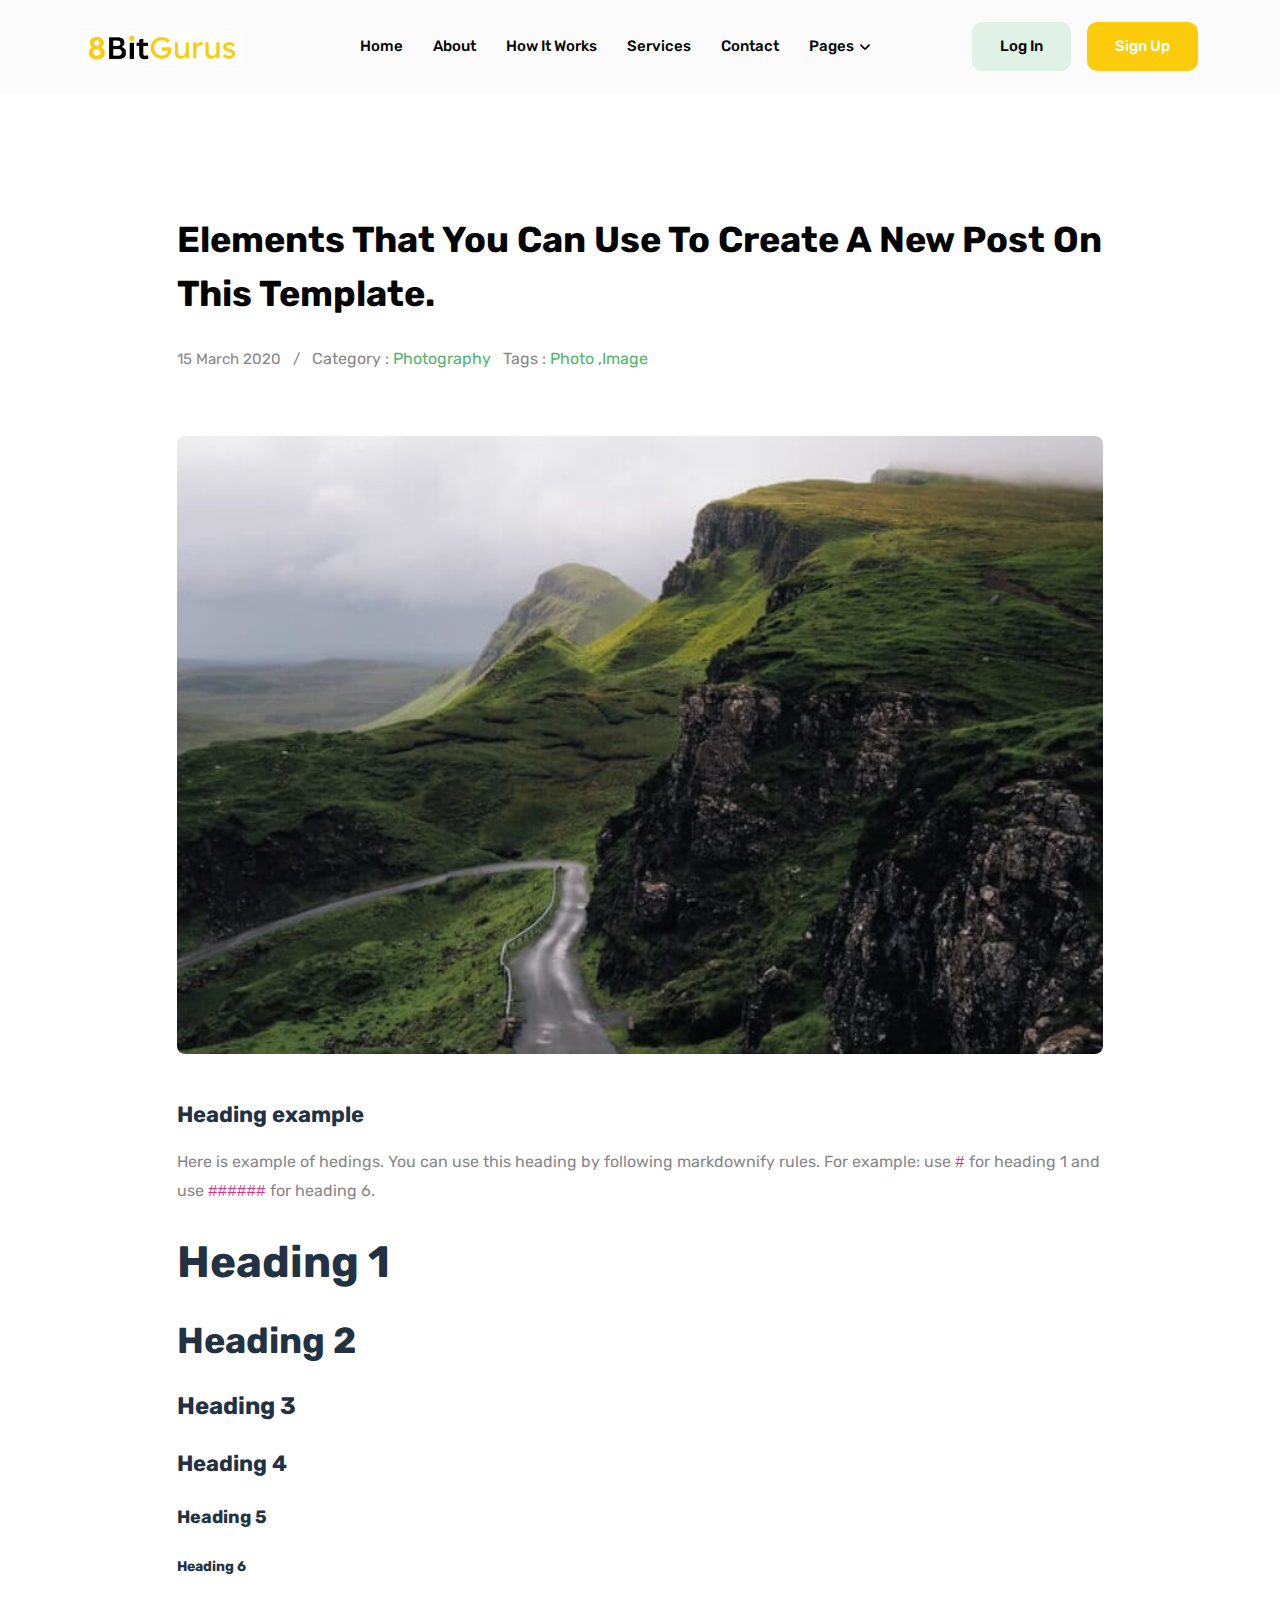
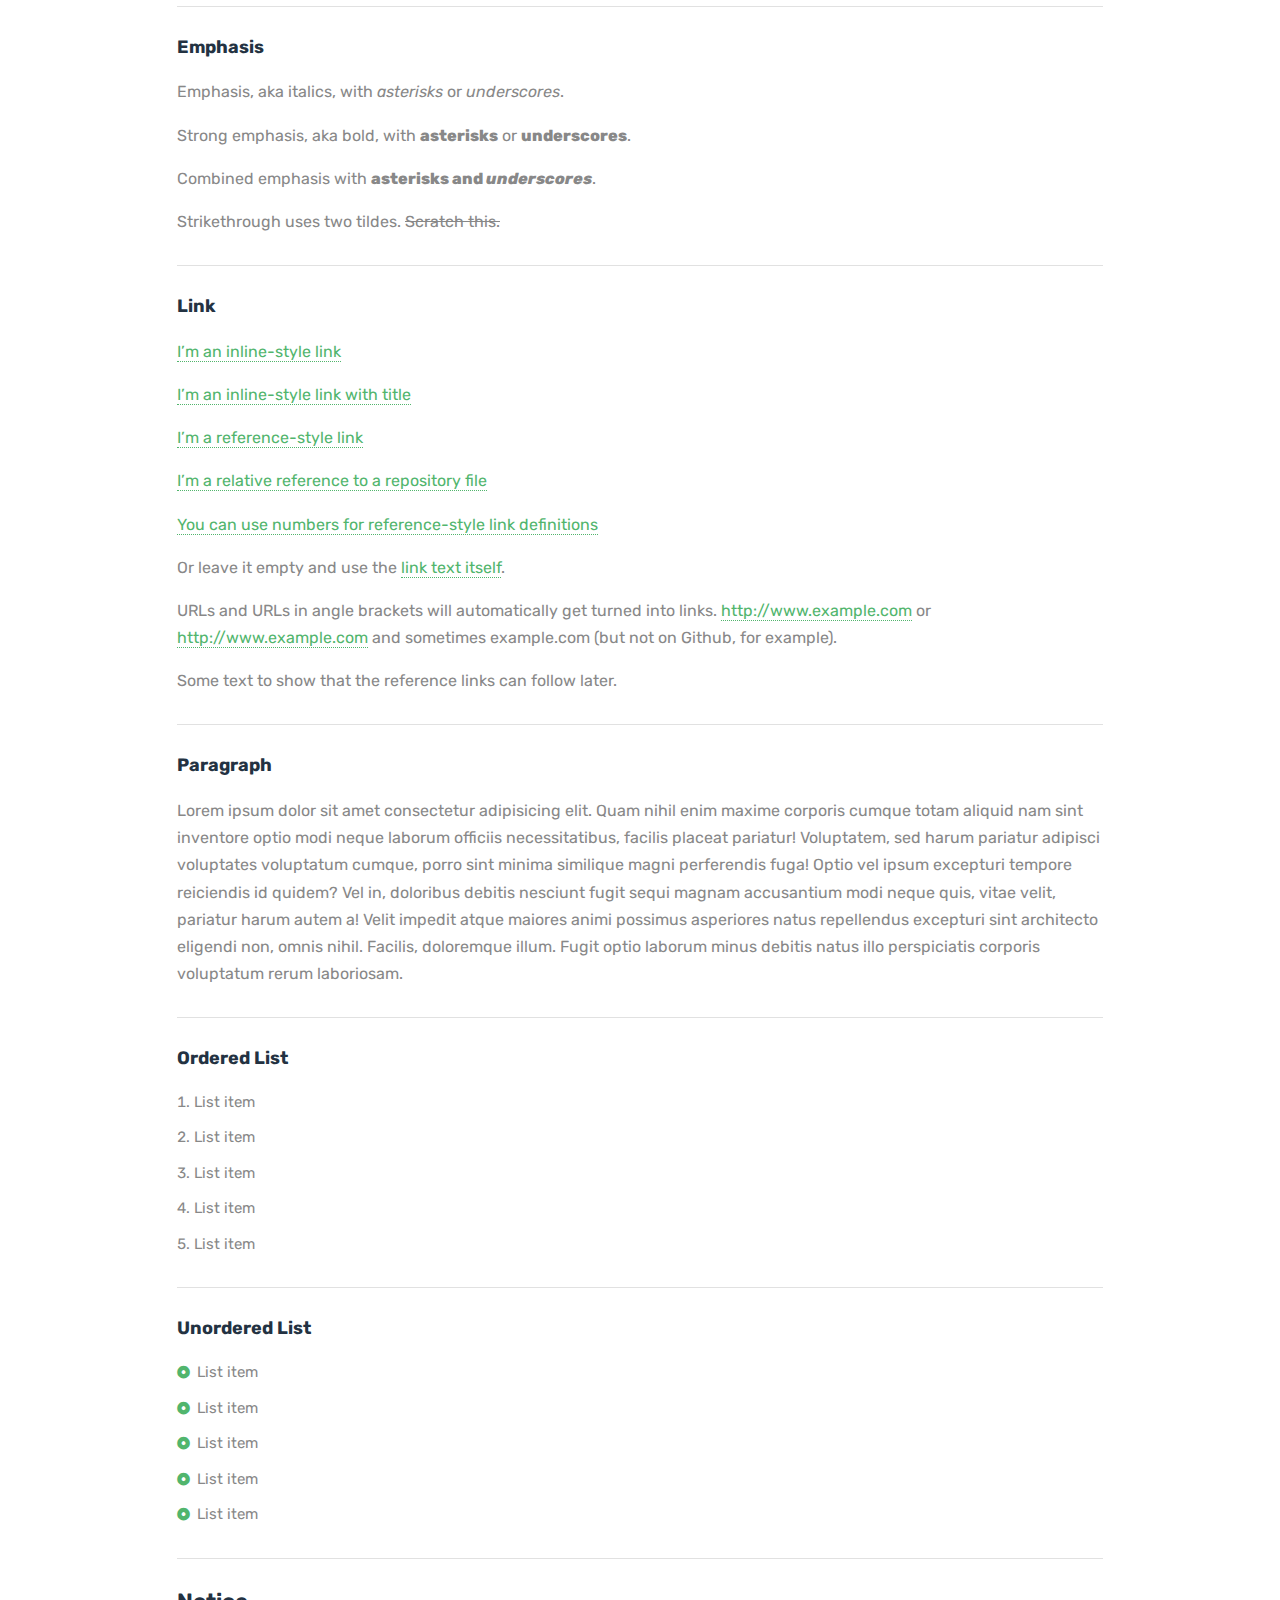
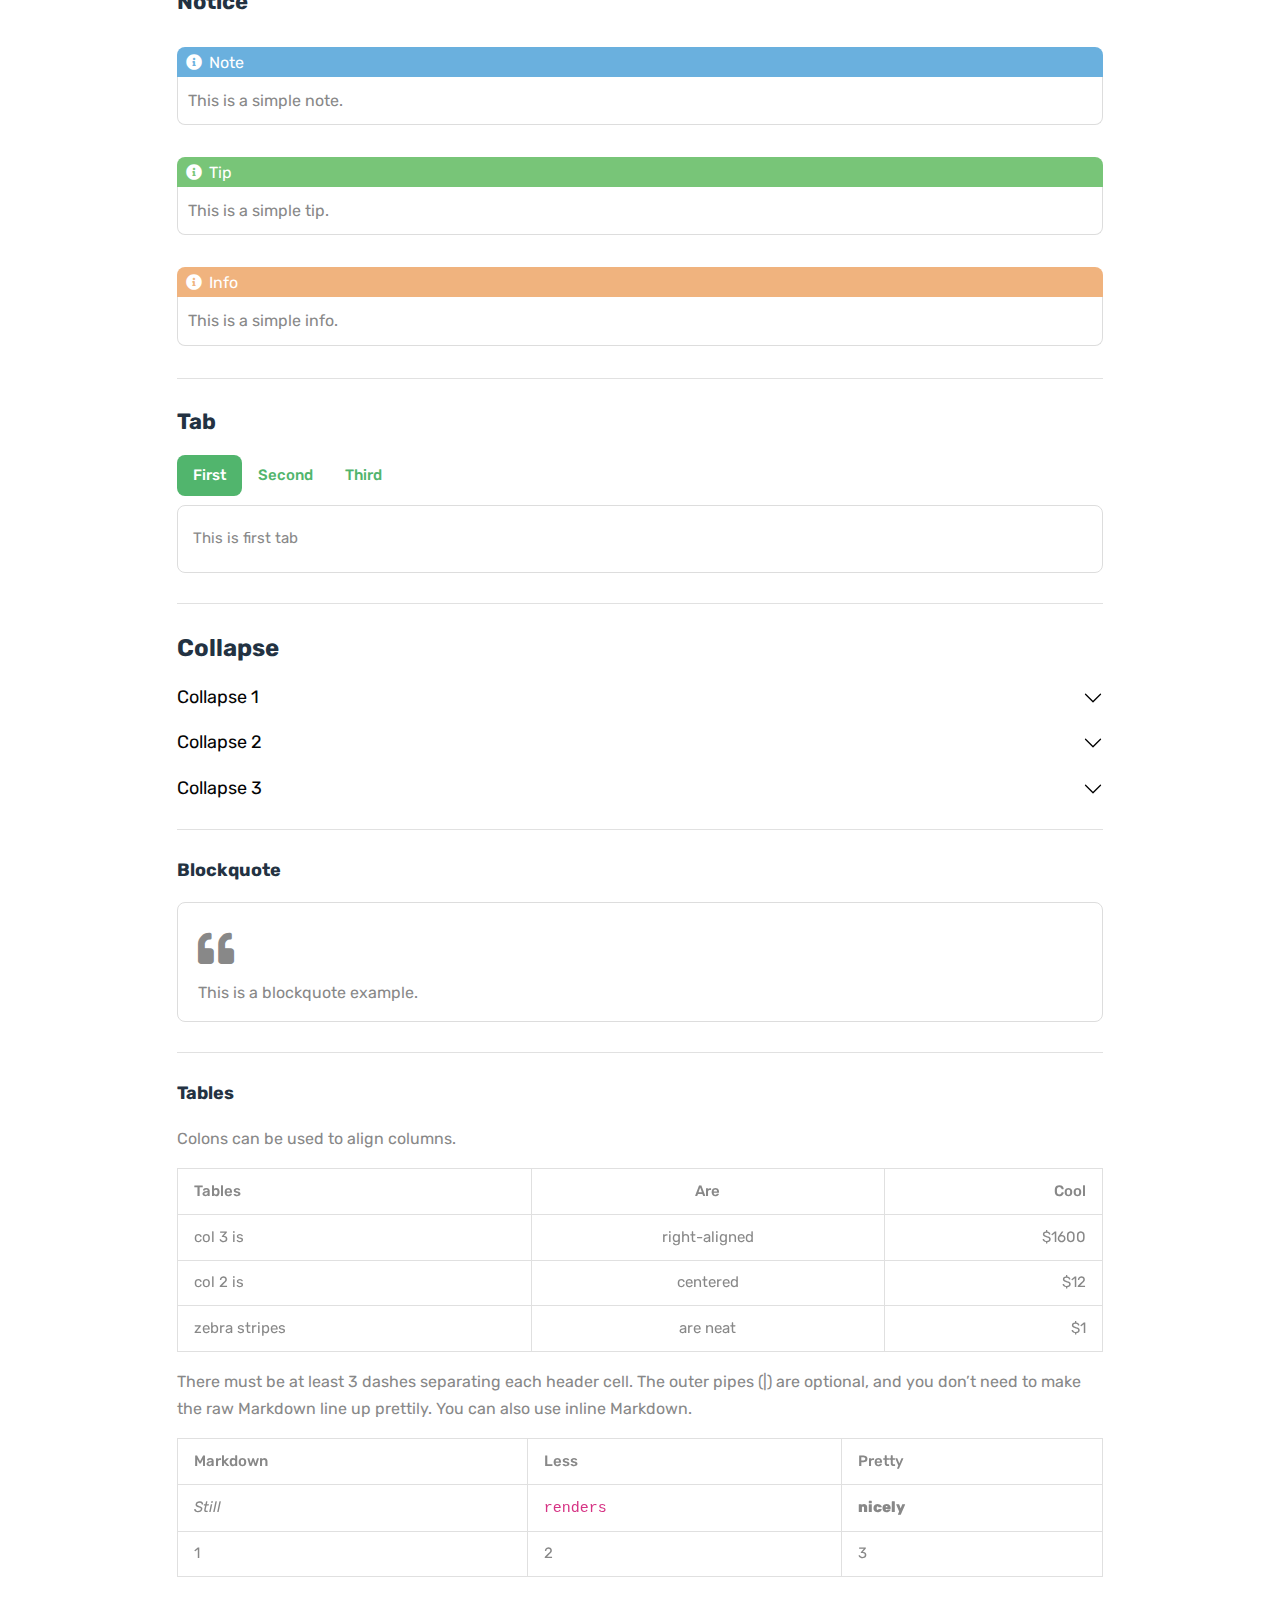
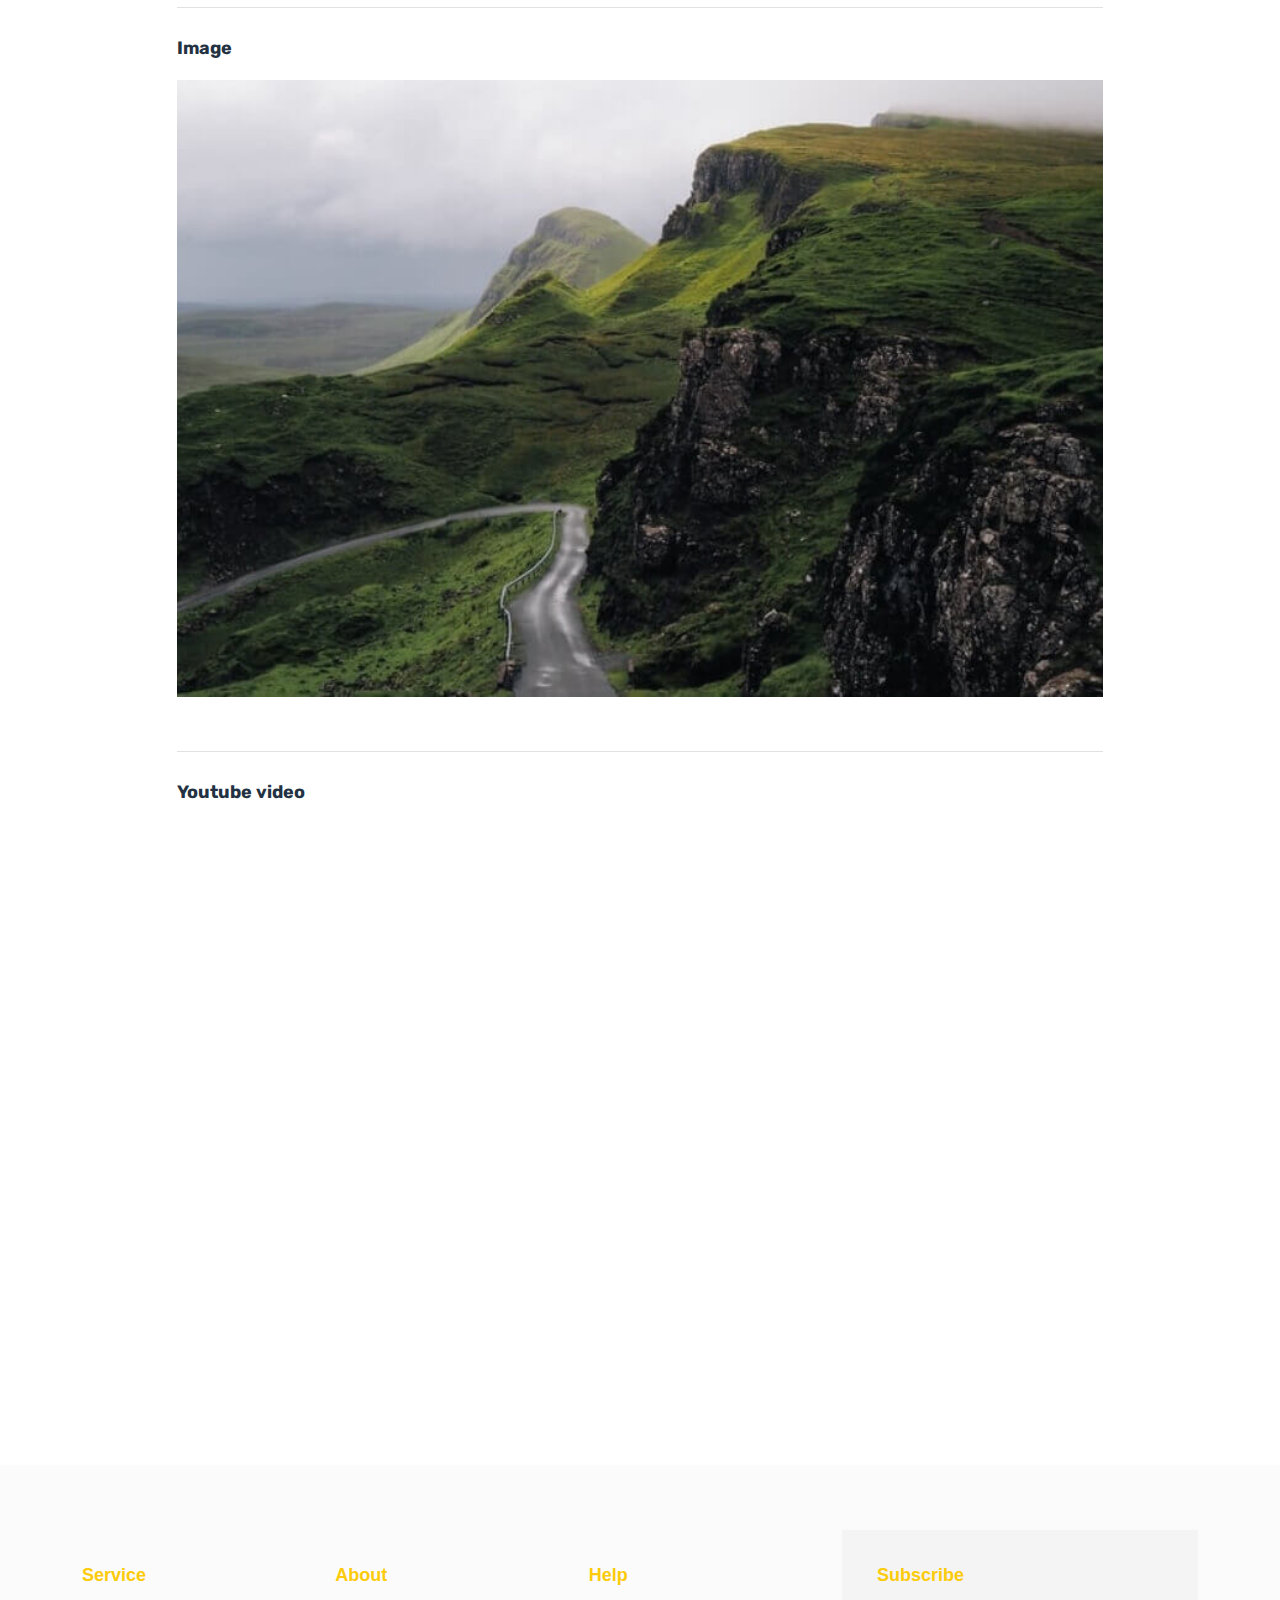
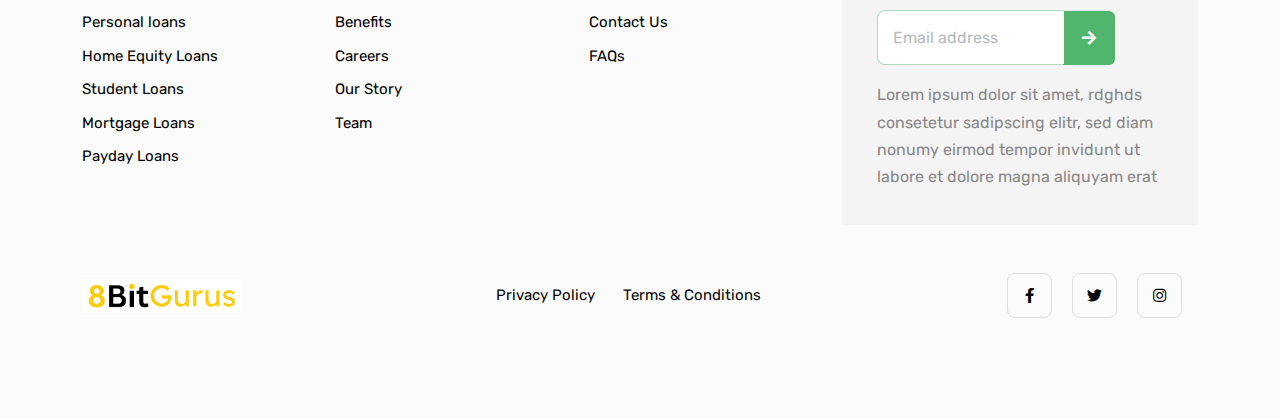
<file: blog-details.html>
<!DOCTYPE html>

<!--
 // WEBSITE: https://themefisher.com
 // TWITTER: https://twitter.com/themefisher
 // FACEBOOK: https://www.facebook.com/themefisher
 // GITHUB: https://github.com/themefisher/
-->

<html lang="en-us">

<head>
	<meta charset="utf-8">
	<title>Wallet - Payday Loan Service Template</title>
	<meta name="viewport" content="width=device-width, initial-scale=1, maximum-scale=5">
	<meta name="description" content="This is meta description">
	<meta name="author" content="Themefisher">
	<link rel="shortcut icon" href="images/favicon.png" type="image/x-icon">
	<link rel="icon" href="images/favicon.png" type="image/x-icon">

	<!-- # Google Fonts -->
	<link rel="preconnect" href="https://fonts.googleapis.com">
	<link rel="preconnect" href="https://fonts.gstatic.com" crossorigin>
	<link href="https://fonts.googleapis.com/css2?family=Rubik:wght@400;500;700&display=swap" rel="stylesheet">

	<!-- # CSS Plugins -->
	<link rel="stylesheet" href="plugins/slick/slick.css">
	<link rel="stylesheet" href="plugins/font-awesome/fontawesome.min.css">
	<link rel="stylesheet" href="plugins/font-awesome/brands.css">
	<link rel="stylesheet" href="plugins/font-awesome/solid.css">

	<!-- # Main Style Sheet -->
	<link rel="stylesheet" href="css/style.css">
</head>

<body>

<!-- navigation -->
<header class="navigation bg-tertiary">
	<nav class="navbar navbar-expand-xl navbar-light text-center py-3">
		<div class="container">
			<a class="navbar-brand" href="index.html">
				<img loading="prelaod" decoding="async" class="img-fluid" width="160" src="images/logo.png" alt="Wallet">
			</a>
			<button class="navbar-toggler" type="button" data-bs-toggle="collapse" data-bs-target="#navbarSupportedContent" aria-controls="navbarSupportedContent" aria-expanded="false" aria-label="Toggle navigation"> <span class="navbar-toggler-icon"></span>
			</button>
			<div class="collapse navbar-collapse" id="navbarSupportedContent">
				<ul class="navbar-nav mx-auto mb-2 mb-lg-0">
					<li class="nav-item"> <a class="nav-link" href="index.html">Home</a>
					</li>
					<li class="nav-item "> <a class="nav-link" href="about.html">About</a>
					</li>
					<li class="nav-item "> <a class="nav-link" href="how-it-works.html">How It Works</a>
					</li>
					<li class="nav-item "> <a class="nav-link" href="services.html">Services</a>
					</li>
					<li class="nav-item "> <a class="nav-link" href="contact.html">Contact</a>
					</li>
					<li class="nav-item dropdown"> <a class="nav-link dropdown-toggle" href="#" id="navbarDropdown" role="button" data-bs-toggle="dropdown" aria-expanded="false">Pages</a>
						<ul class="dropdown-menu" aria-labelledby="navbarDropdown">
							<li><a class="dropdown-item " href="blog.html">Blog</a>
							</li>
							<li><a class="dropdown-item " href="blog-details.html">Blog Details</a>
							</li>
							<li><a class="dropdown-item " href="service-details.html">Service Details</a>
							</li>
							<li><a class="dropdown-item " href="faq.html">FAQ&#39;s</a>
							</li>
							<li><a class="dropdown-item " href="legal.html">Legal</a>
							</li>
							<li><a class="dropdown-item " href="terms.html">Terms &amp; Condition</a>
							</li>
							<li><a class="dropdown-item " href="privacy-policy.html">Privacy &amp; Policy</a>
							</li>
						</ul>
					</li>
				</ul>
				<!-- account btn --> <a href="#!" class="btn btn-outline-primary">Log In</a>
				<!-- account btn --> <a href="#!" class="btn btn-primary ms-2 ms-lg-3">Sign Up</a>
			</div>
		</div>
	</nav>
</header>
<!-- /navigation -->

<div class="modal applyLoanModal fade" id="applyLoan" tabindex="-1" aria-labelledby="applyLoanLabel" aria-hidden="true">
  <div class="modal-dialog modal-dialog-centered">
    <div class="modal-content">
      <div class="modal-header border-bottom-0">
        <h4 class="modal-title" id="exampleModalLabel">How much do you need?</h4>
        <button type="button" class="btn-close" data-bs-dismiss="modal" aria-label="Close"></button>
      </div>
      <div class="modal-body">
        <form action="#!" method="post">
          <div class="row">
            <div class="col-lg-6 mb-4 pb-2">
              <div class="form-group">
                <label for="loan_amount" class="form-label">Amount</label>
                <input type="number" class="form-control shadow-none" id="loan_amount" placeholder="ex: 25000">
              </div>
            </div>
            <div class="col-lg-6 mb-4 pb-2">
              <div class="form-group">
                <label for="loan_how_long_for" class="form-label">How long for?</label>
                <input type="number" class="form-control shadow-none" id="loan_how_long_for" placeholder="ex: 12">
              </div>
            </div>
            <div class="col-lg-12 mb-4 pb-2">
              <div class="form-group">
                <label for="loan_repayment" class="form-label">Repayment</label>
                <input type="number" class="form-control shadow-none" id="loan_repayment" disabled>
              </div>
            </div>
            <div class="col-lg-6 mb-4 pb-2">
              <div class="form-group">
                <label for="loan_full_name" class="form-label">Full Name</label>
                <input type="text" class="form-control shadow-none" id="loan_full_name">
              </div>
            </div>
            <div class="col-lg-6 mb-4 pb-2">
              <div class="form-group">
                <label for="loan_email_address" class="form-label">Email address</label>
                <input type="email" class="form-control shadow-none" id="loan_email_address">
              </div>
            </div>
            <div class="col-lg-12">
              <button type="submit" class="btn btn-primary w-100">Get Your Loan Now</button>
            </div>
          </div>
        </form>
      </div>
    </div>
  </div>
</div>

<div class="section">
  <div class="container">
    <div class="row justify-content-center">
      <div class="col-lg-10">
        <div class="mb-5">
          <h2 class="mb-4" style="line-height:1.5">Elements That You Can Use To Create A New Post On This Template.</h2>
          <span>15 March 2020 <span class="mx-2">/</span> </span>
          <p class="list-inline-item">Category : <a href="#!" class="ml-1">Photography </a>
          </p>
          <p class="list-inline-item">Tags : <a href="#!" class="ml-1">Photo </a> ,<a href="#!"
              class="ml-1">Image </a>
          </p>
        </div>
        <div class="mb-5 text-center">
          <div class="post-slider rounded overflow-hidden">
            <img loading="lazy" decoding="async" src="images/blog/post-4.jpg" alt="Post Thumbnail">
            <img loading="lazy" decoding="async" src="images/blog/post-5.jpg" alt="Post Thumbnail">
            <img loading="lazy" decoding="async" src="images/blog/post-3.jpg" alt="Post Thumbnail">
          </div>
        </div>
        <div class="content">
          <h4 id="heading-example">Heading example</h4>
          <p>Here is example of hedings. You can use this heading by following markdownify rules. For example: use
            <code>#</code> for heading 1 and use <code>######</code> for heading 6.</p>
          <h1 id="heading-1">Heading 1</h1>
          <h2 id="heading-2">Heading 2</h2>
          <h3 id="heading-3">Heading 3</h3>
          <h4 id="heading-4">Heading 4</h4>
          <h5 id="heading-5">Heading 5</h5>
          <h6 id="heading-6">Heading 6</h6>
          <hr>
          <h5 id="emphasis">Emphasis</h5>
          <p>Emphasis, aka italics, with <em>asterisks</em> or <em>underscores</em>.</p>
          <p>Strong emphasis, aka bold, with <strong>asterisks</strong> or <strong>underscores</strong>.</p>
          <p>Combined emphasis with <strong>asterisks and <em>underscores</em></strong>.</p>
          <p>Strikethrough uses two tildes. <del>Scratch this.</del>
          </p>
          <hr>
          <h5 id="link">Link</h5>
          <p><a href="https://www.google.com">I&rsquo;m an inline-style link</a>
          </p>
          <p><a href="https://www.google.com" title="Google's Homepage">I&rsquo;m an inline-style link with title</a>
          </p>
          <p><a href="https://www.themefisher.com">I&rsquo;m a reference-style link</a>
          </p>
          <p><a href="#!">I&rsquo;m a relative reference to a repository file</a>
          </p>
          <p><a href="https://gethugothemes.com">You can use numbers for reference-style link definitions</a>
          </p>
          <p>Or leave it empty and use the <a href="https://www.getjekyllthemes.com">link text itself</a>.</p>
          <p>URLs and URLs in angle brackets will automatically get turned into links.
            <a href="http://www.example.com">http://www.example.com</a> or <a
              href="http://www.example.com">http://www.example.com</a> and sometimes example.com (but not on Github, for
            example).</p>
          <p>Some text to show that the reference links can follow later.</p>
          <hr>
          <h5 id="paragraph">Paragraph</h5>
          <p>Lorem ipsum dolor sit amet consectetur adipisicing elit. Quam nihil enim maxime corporis cumque totam
            aliquid nam sint inventore optio modi neque laborum officiis necessitatibus, facilis placeat pariatur!
            Voluptatem, sed harum pariatur adipisci voluptates voluptatum cumque, porro sint minima similique magni
            perferendis fuga! Optio vel ipsum excepturi tempore reiciendis id quidem? Vel in, doloribus debitis nesciunt
            fugit sequi magnam accusantium modi neque quis, vitae velit, pariatur harum autem a! Velit impedit atque
            maiores animi possimus asperiores natus repellendus excepturi sint architecto eligendi non, omnis nihil.
            Facilis, doloremque illum. Fugit optio laborum minus debitis natus illo perspiciatis corporis voluptatum
            rerum laboriosam.</p>
          <hr>
          <h5 id="ordered-list">Ordered List</h5>
          <ol>
            <li>List item</li>
            <li>List item</li>
            <li>List item</li>
            <li>List item</li>
            <li>List item</li>
          </ol>
          <hr>
          <h5 id="unordered-list">Unordered List</h5>
          <ul>
            <li>List item</li>
            <li>List item</li>
            <li>List item</li>
            <li>List item</li>
            <li>List item</li>
          </ul>
          <hr>
          <h4 id="notice">Notice</h4>
          <div class="notices note">
            <p>This is a simple note.</p>
          </div>
          <div class="notices tip">
            <p>This is a simple tip.</p>
          </div>
          <div class="notices info">
            <p>This is a simple info.</p>
          </div>
          <hr>
          <h4 id="tab">Tab</h4>
          <div class="code-tabs">
            <ul class="nav nav-tabs"></ul>
            <div class="tab-content">
              <div class="tab-pane" title="first">This is first tab</div>
              <div class="tab-pane" title="second">this is second tab</div>
              <div class="tab-pane" title="third">this is third tab</div>
            </div>
          </div>
          <hr>
          <h3 id="collapse">Collapse</h3>
          <div class="accordion accordion-wrapper">
            <div class="accordion-item mb-1">
              <h2 class="accordion-header accordion-button h5 fw-normal border-0 mt-4 p-0 text-capitalize"
                id="heading-collapse-1" type="button" data-bs-toggle="collapse" data-bs-target="#collapse-collapse-1"
                aria-controls="collapse-collapse-1">collapse 1
              </h2>
              <div id="collapse-collapse-1" class="accordion-collapse collapse" aria-labelledby="heading-collapse-1">
                <div class="accordion-body p-0 pt-2 content">This is a simple collapse</div>
              </div>
            </div>
          </div>
          <div class="accordion accordion-wrapper">
            <div class="accordion-item mb-1">
              <h2 class="accordion-header accordion-button h5 fw-normal border-0 mt-4 p-0 text-capitalize"
                id="heading-collapse-2" type="button" data-bs-toggle="collapse" data-bs-target="#collapse-collapse-2"
                aria-controls="collapse-collapse-2">collapse 2
              </h2>
              <div id="collapse-collapse-2" class="accordion-collapse collapse" aria-labelledby="heading-collapse-2">
                <div class="accordion-body p-0 pt-2 content">This is a simple collapse</div>
              </div>
            </div>
          </div>
          <div class="accordion accordion-wrapper">
            <div class="accordion-item mb-1">
              <h2 class="accordion-header accordion-button h5 fw-normal border-0 mt-4 p-0 text-capitalize"
                id="heading-collapse-3" type="button" data-bs-toggle="collapse" data-bs-target="#collapse-collapse-3"
                aria-controls="collapse-collapse-3">collapse 3
              </h2>
              <div id="collapse-collapse-3" class="accordion-collapse collapse" aria-labelledby="heading-collapse-3">
                <div class="accordion-body p-0 pt-2 content">This is a simple collapse</div>
              </div>
            </div>
          </div>
          <hr>
          <h5 id="blockquote">Blockquote</h5>
          <blockquote>
            <p>This is a blockquote example.</p>
          </blockquote>
          <hr>
          <h5 id="tables">Tables</h5>
          <p>Colons can be used to align columns.</p>
          <table>
            <thead>
              <tr>
                <th>Tables</th>
                <th style="text-align:center">Are</th>
                <th style="text-align:right">Cool</th>
              </tr>
            </thead>
            <tbody>
              <tr>
                <td>col 3 is</td>
                <td style="text-align:center">right-aligned</td>
                <td style="text-align:right">$1600</td>
              </tr>
              <tr>
                <td>col 2 is</td>
                <td style="text-align:center">centered</td>
                <td style="text-align:right">$12</td>
              </tr>
              <tr>
                <td>zebra stripes</td>
                <td style="text-align:center">are neat</td>
                <td style="text-align:right">$1</td>
              </tr>
            </tbody>
          </table>
          <p>There must be at least 3 dashes separating each header cell. The outer pipes (|) are optional, and you
            don&rsquo;t need to make the raw Markdown line up prettily. You can also use inline Markdown.</p>
          <table>
            <thead>
              <tr>
                <th>Markdown</th>
                <th>Less</th>
                <th>Pretty</th>
              </tr>
            </thead>
            <tbody>
              <tr>
                <td><em>Still</em>
                </td>
                <td><code>renders</code>
                </td>
                <td><strong>nicely</strong>
                </td>
              </tr>
              <tr>
                <td>1</td>
                <td>2</td>
                <td>3</td>
              </tr>
            </tbody>
          </table>
          <hr>
          <h5 id="image">Image</h5>
          <p>
            <img loading="lazy" decoding="async" class="w-100 d-block mb-4" src="images/blog/post-4.jpg"
              alt="placeholder image">
            <img loading="lazy" decoding="async" class="w-100 d-block mb-4"
              src="https://dummyimage.com/1100x500/e8e8e8/16161a.jpg" alt="placeholder image">
          </p>
          <hr>
          <h5 id="youtube-video">Youtube video</h5>
          <div style="position: relative; padding-bottom: 56.25%; height: 0; overflow: hidden;">
            <iframe src="https://www.youtube.com/embed/KFmA9W8i4X4"
              style="position: absolute; top: 0; left: 0; width: 100%; height: 100%; border:0;" allowfullscreen
              title="YouTube Video"></iframe>
          </div>
        </div>
      </div>
    </div>
  </div>
</div>

<footer class="section-sm bg-tertiary">
	<div class="container">
		<div class="row justify-content-between">
			<div class="col-lg-2 col-md-4 col-6 mb-4">
				<div class="footer-widget">
					<h5 class="mb-4 text-primary font-secondary">Service</h5>
					<ul class="list-unstyled">
						<li class="mb-2"><a href="service-details.html">Personal loans</a>
						</li>
						<li class="mb-2"><a href="service-details.html">Home Equity Loans</a>
						</li>
						<li class="mb-2"><a href="service-details.html">Student Loans</a>
						</li>
						<li class="mb-2"><a href="service-details.html">Mortgage Loans</a>
						</li>
						<li class="mb-2"><a href="service-details.html">Payday Loans</a>
						</li>
					</ul>
				</div>
			</div>
			<div class="col-lg-2 col-md-4 col-6 mb-4">
				<div class="footer-widget">
					<h5 class="mb-4 text-primary font-secondary">About</h5>
					<ul class="list-unstyled">
						<li class="mb-2"><a href="#!">Benefits</a>
						</li>
						<li class="mb-2"><a href="#!">Careers</a>
						</li>
						<li class="mb-2"><a href="#!">Our Story</a>
						</li>
						<li class="mb-2"><a href="#!">Team</a>
						</li>
					</ul>
				</div>
			</div>
			<div class="col-lg-2 col-md-4 col-6 mb-4">
				<div class="footer-widget">
					<h5 class="mb-4 text-primary font-secondary">Help</h5>
					<ul class="list-unstyled">
						<li class="mb-2"><a href="contact.html">Contact Us</a>
						</li>
						<li class="mb-2"><a href="faq.html">FAQs</a>
						</li>
					</ul>
				</div>
			</div>
			<div class="col-lg-4 col-md-12 newsletter-form">
				<div style="background-color: #F4F4F4; padding: 35px;">
					<h5 class="mb-4 text-primary font-secondary">Subscribe</h5>
					<div class="pe-0 pe-xl-5">
						<form action="#!" method="post" name="mc-embedded-subscribe-form" target="_blank">
							<div class="input-group mb-3">
								<input type="text" class="form-control shadow-none bg-white border-end-0" placeholder="Email address"> <span class="input-group-text border-0 p-0">
                    <button class="input-group-text border-0 bg-primary" type="submit" name="subscribe"
                      aria-label="Subscribe for Newsletter"><i class="fas fa-arrow-right"></i></button>
                  </span>
							</div>
							<div style="position: absolute; left: -5000px;" aria-hidden="true">
								<input type="text" name="b_463ee871f45d2d93748e77cad_a0a2c6d074" tabindex="-1">
							</div>
						</form>
					</div>
					<p class="mb-0">Lorem ipsum dolor sit amet, rdghds consetetur sadipscing elitr, sed diam nonumy eirmod tempor invidunt ut labore et dolore magna aliquyam erat</p>
				</div>
			</div>
		</div>
		<div class="row align-items-center mt-5 text-center text-md-start">
			<div class="col-lg-4">
        <a href="index.html">
          <img loading="prelaod" decoding="async" class="img-fluid" width="160" src="images/logo.png" alt="Wallet">
        </a>
			</div>
			<div class="col-lg-4 col-md-6 mt-4 mt-lg-0">
				<ul class="list-unstyled list-inline mb-0 text-lg-center">
					<li class="list-inline-item me-4"><a class="text-black" href="privacy-policy.html">Privacy Policy</a>
					</li>
					<li class="list-inline-item me-4"><a class="text-black" href="terms.html">Terms &amp; Conditions</a>
					</li>
				</ul>
			</div>
			<div class="col-lg-4 col-md-6 text-md-end mt-4 mt-md-0">
				<ul class="list-unstyled list-inline mb-0 social-icons">
					<li class="list-inline-item me-3"><a title="Explorer Facebook Profile" class="text-black" href="https://facebook.com/"><i class="fab fa-facebook-f"></i></a>
					</li>
					<li class="list-inline-item me-3"><a title="Explorer Twitter Profile" class="text-black" href="https://twitter.com/"><i class="fab fa-twitter"></i></a>
					</li>
					<li class="list-inline-item me-3"><a title="Explorer Instagram Profile" class="text-black" href="https://instagram.com/"><i class="fab fa-instagram"></i></a>
					</li>
				</ul>
			</div>
		</div>
	</div>
</footer>


<!-- # JS Plugins -->
<script src="plugins/jquery/jquery.min.js"></script>
<script src="plugins/bootstrap/bootstrap.min.js"></script>
<script src="plugins/slick/slick.min.js"></script>
<script src="plugins/scrollmenu/scrollmenu.min.js"></script>

<!-- Main Script -->
<script src="js/script.js"></script>

</body>
</html>
</file>
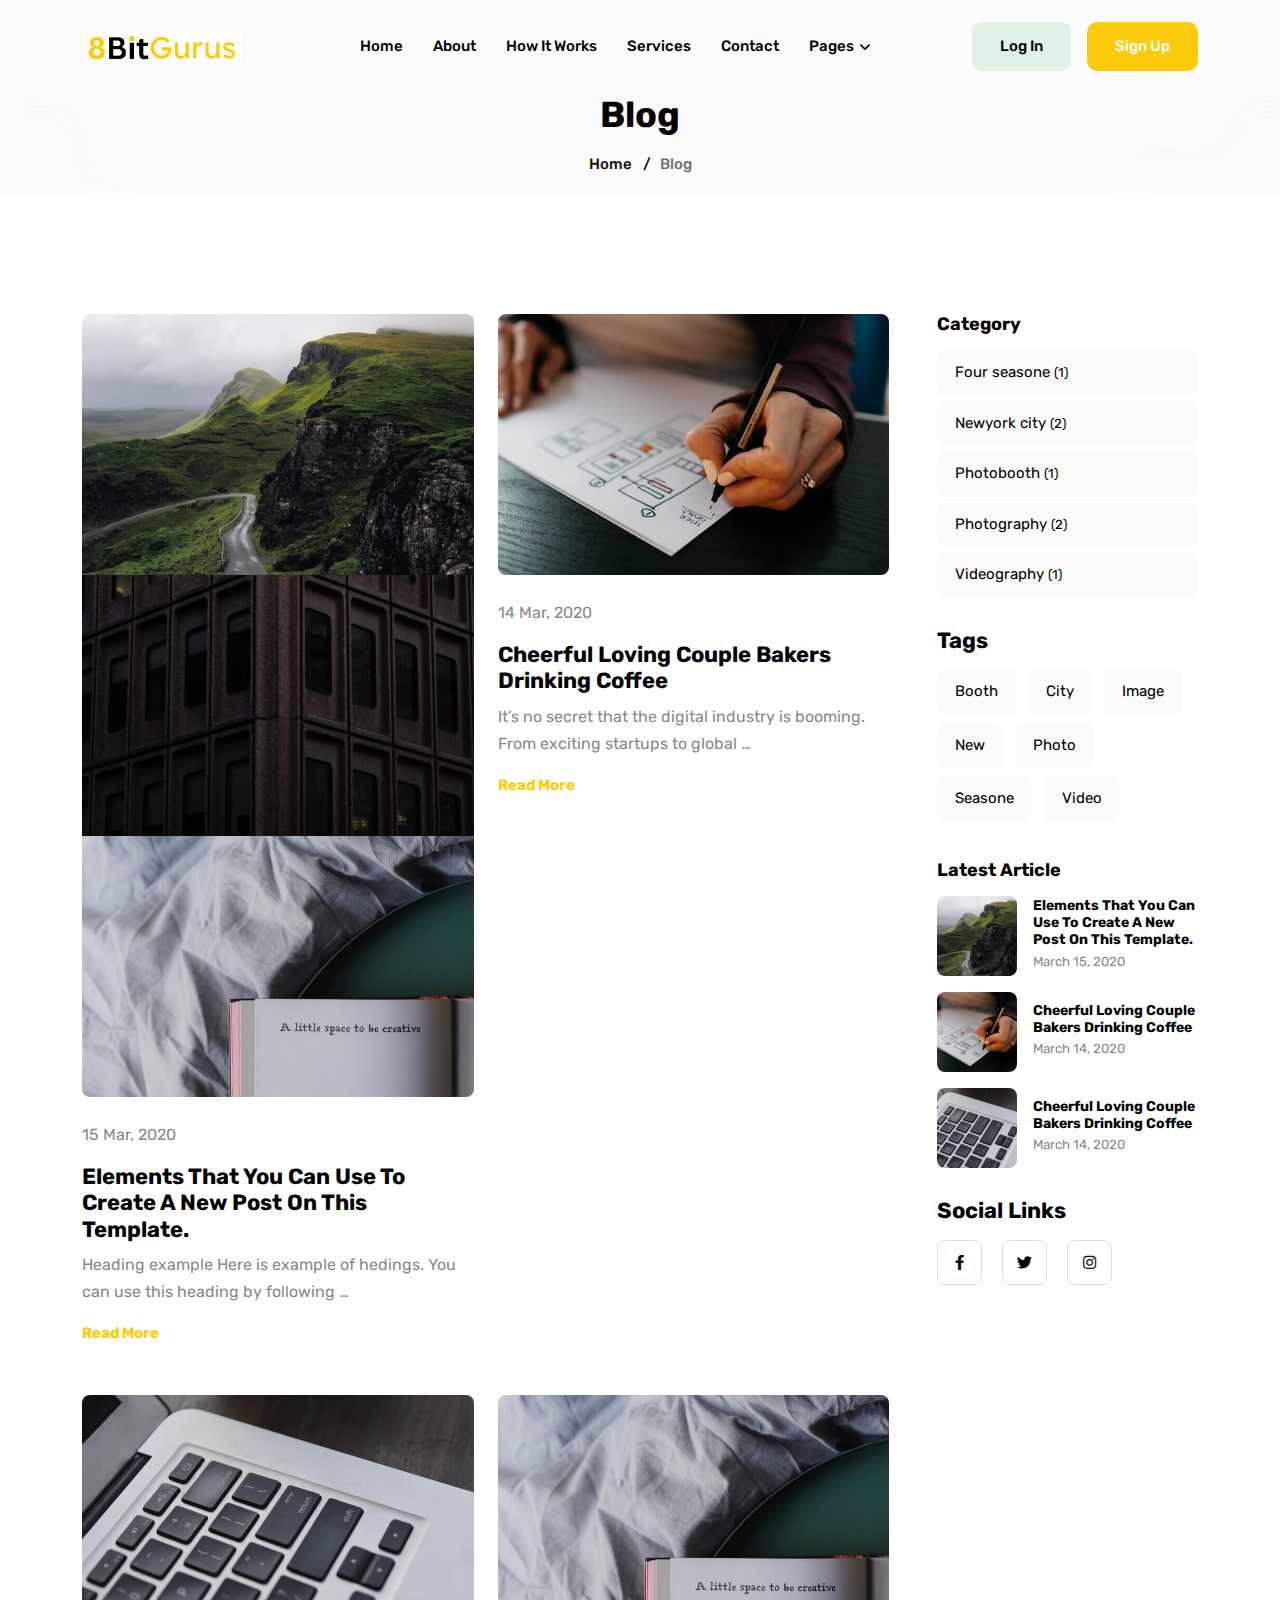
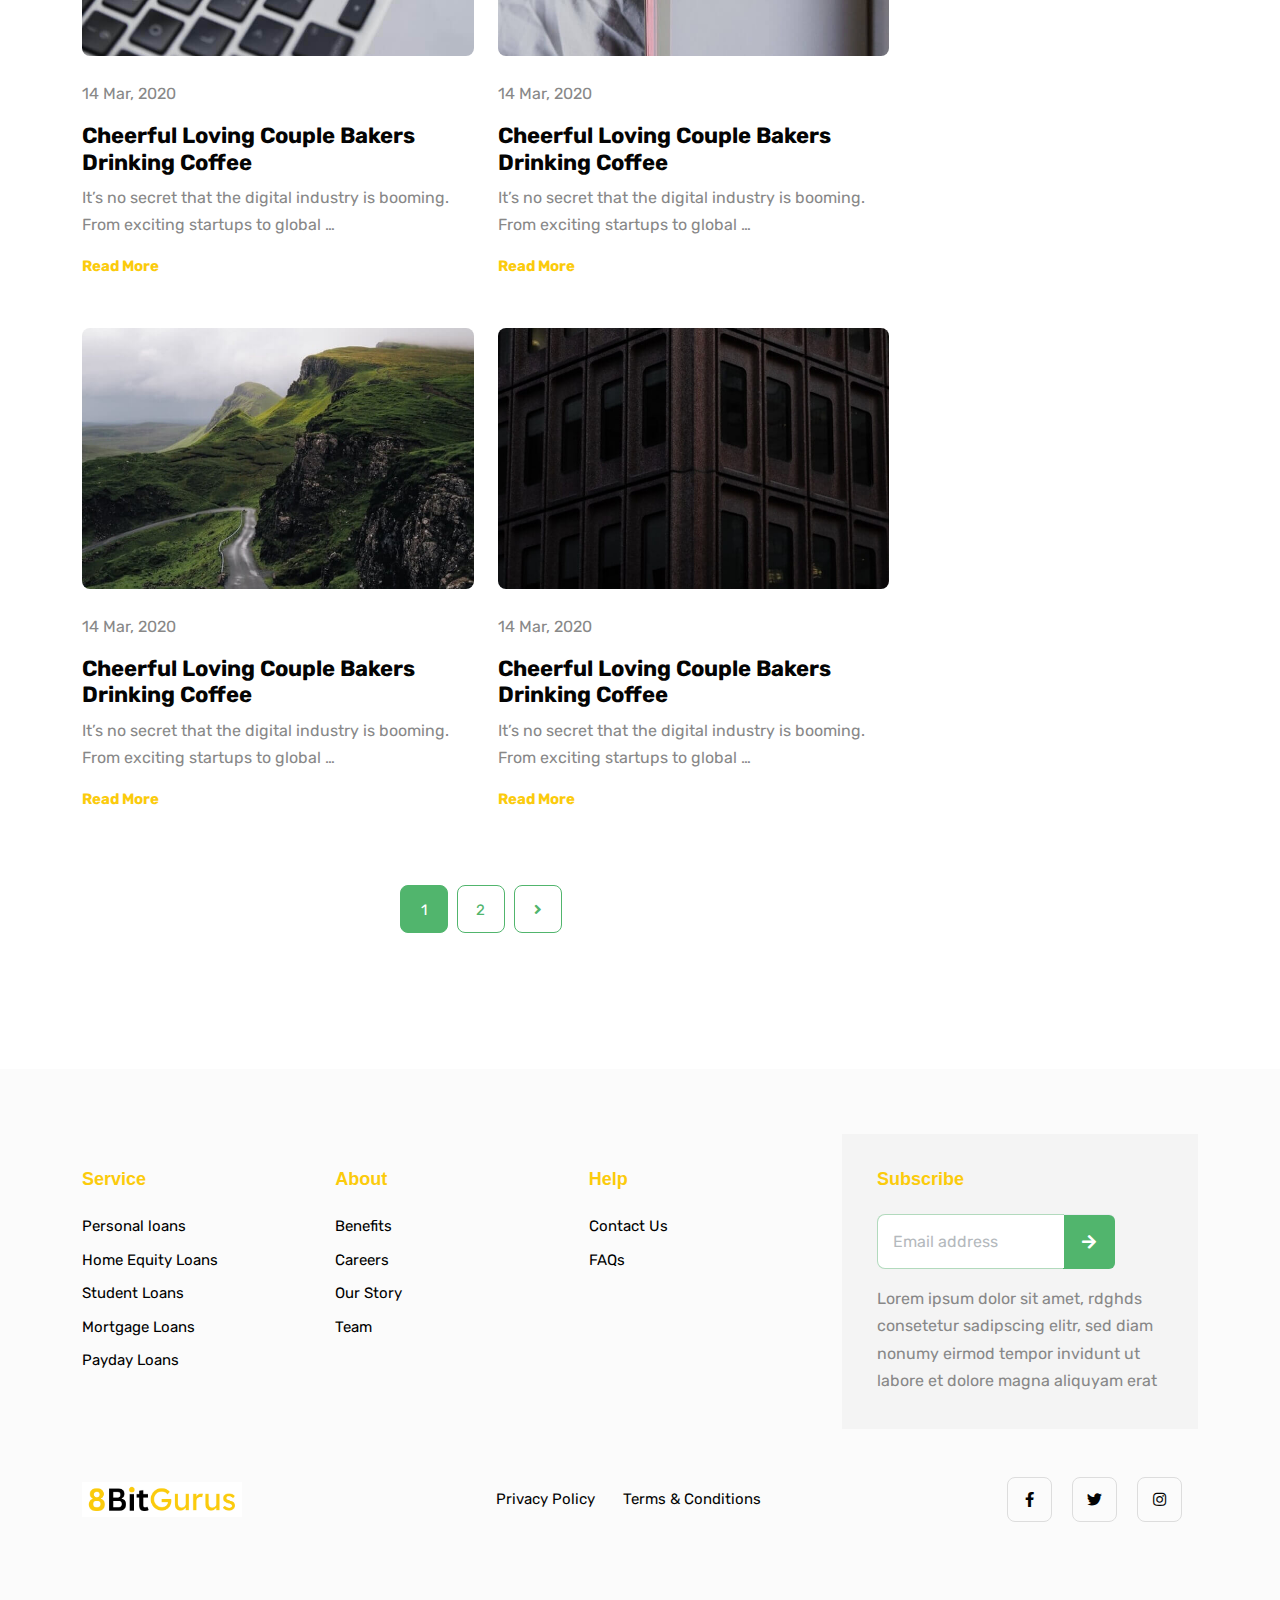
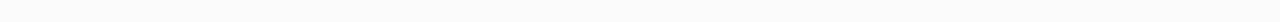
<file: blog.html>
<!DOCTYPE html>

<!--
 // WEBSITE: https://themefisher.com
 // TWITTER: https://twitter.com/themefisher
 // FACEBOOK: https://www.facebook.com/themefisher
 // GITHUB: https://github.com/themefisher/
-->

<html lang="en-us">

<head>
	<meta charset="utf-8">
	<title>Wallet - Payday Loan Service Template</title>
	<meta name="viewport" content="width=device-width, initial-scale=1, maximum-scale=5">
	<meta name="description" content="This is meta description">
	<meta name="author" content="Themefisher">
	<link rel="shortcut icon" href="images/favicon.png" type="image/x-icon">
	<link rel="icon" href="images/favicon.png" type="image/x-icon">

	<!-- # Google Fonts -->
	<link rel="preconnect" href="https://fonts.googleapis.com">
	<link rel="preconnect" href="https://fonts.gstatic.com" crossorigin>
	<link href="https://fonts.googleapis.com/css2?family=Rubik:wght@400;500;700&display=swap" rel="stylesheet">

	<!-- # CSS Plugins -->
	<link rel="stylesheet" href="plugins/slick/slick.css">
	<link rel="stylesheet" href="plugins/font-awesome/fontawesome.min.css">
	<link rel="stylesheet" href="plugins/font-awesome/brands.css">
	<link rel="stylesheet" href="plugins/font-awesome/solid.css">

	<!-- # Main Style Sheet -->
	<link rel="stylesheet" href="css/style.css">
</head>

<body>

<!-- navigation -->
<header class="navigation bg-tertiary">
	<nav class="navbar navbar-expand-xl navbar-light text-center py-3">
		<div class="container">
			<a class="navbar-brand" href="index.html">
				<img loading="prelaod" decoding="async" class="img-fluid" width="160" src="images/logo.png" alt="Wallet">
			</a>
			<button class="navbar-toggler" type="button" data-bs-toggle="collapse" data-bs-target="#navbarSupportedContent" aria-controls="navbarSupportedContent" aria-expanded="false" aria-label="Toggle navigation"> <span class="navbar-toggler-icon"></span>
			</button>
			<div class="collapse navbar-collapse" id="navbarSupportedContent">
				<ul class="navbar-nav mx-auto mb-2 mb-lg-0">
					<li class="nav-item"> <a class="nav-link" href="index.html">Home</a>
					</li>
					<li class="nav-item "> <a class="nav-link" href="about.html">About</a>
					</li>
					<li class="nav-item "> <a class="nav-link" href="how-it-works.html">How It Works</a>
					</li>
					<li class="nav-item "> <a class="nav-link" href="services.html">Services</a>
					</li>
					<li class="nav-item "> <a class="nav-link" href="contact.html">Contact</a>
					</li>
					<li class="nav-item dropdown"> <a class="nav-link dropdown-toggle" href="#" id="navbarDropdown" role="button" data-bs-toggle="dropdown" aria-expanded="false">Pages</a>
						<ul class="dropdown-menu" aria-labelledby="navbarDropdown">
							<li><a class="dropdown-item " href="blog.html">Blog</a>
							</li>
							<li><a class="dropdown-item " href="blog-details.html">Blog Details</a>
							</li>
							<li><a class="dropdown-item " href="service-details.html">Service Details</a>
							</li>
							<li><a class="dropdown-item " href="faq.html">FAQ&#39;s</a>
							</li>
							<li><a class="dropdown-item " href="legal.html">Legal</a>
							</li>
							<li><a class="dropdown-item " href="terms.html">Terms &amp; Condition</a>
							</li>
							<li><a class="dropdown-item " href="privacy-policy.html">Privacy &amp; Policy</a>
							</li>
						</ul>
					</li>
				</ul>
				<!-- account btn --> <a href="#!" class="btn btn-outline-primary">Log In</a>
				<!-- account btn --> <a href="#!" class="btn btn-primary ms-2 ms-lg-3">Sign Up</a>
			</div>
		</div>
	</nav>
</header>
<!-- /navigation -->

<div class="modal applyLoanModal fade" id="applyLoan" tabindex="-1" aria-labelledby="applyLoanLabel" aria-hidden="true">
  <div class="modal-dialog modal-dialog-centered">
    <div class="modal-content">
      <div class="modal-header border-bottom-0">
        <h4 class="modal-title" id="exampleModalLabel">How much do you need?</h4>
        <button type="button" class="btn-close" data-bs-dismiss="modal" aria-label="Close"></button>
      </div>
      <div class="modal-body">
        <form action="#!" method="post">
          <div class="row">
            <div class="col-lg-6 mb-4 pb-2">
              <div class="form-group">
                <label for="loan_amount" class="form-label">Amount</label>
                <input type="number" class="form-control shadow-none" id="loan_amount" placeholder="ex: 25000">
              </div>
            </div>
            <div class="col-lg-6 mb-4 pb-2">
              <div class="form-group">
                <label for="loan_how_long_for" class="form-label">How long for?</label>
                <input type="number" class="form-control shadow-none" id="loan_how_long_for" placeholder="ex: 12">
              </div>
            </div>
            <div class="col-lg-12 mb-4 pb-2">
              <div class="form-group">
                <label for="loan_repayment" class="form-label">Repayment</label>
                <input type="number" class="form-control shadow-none" id="loan_repayment" disabled>
              </div>
            </div>
            <div class="col-lg-6 mb-4 pb-2">
              <div class="form-group">
                <label for="loan_full_name" class="form-label">Full Name</label>
                <input type="text" class="form-control shadow-none" id="loan_full_name">
              </div>
            </div>
            <div class="col-lg-6 mb-4 pb-2">
              <div class="form-group">
                <label for="loan_email_address" class="form-label">Email address</label>
                <input type="email" class="form-control shadow-none" id="loan_email_address">
              </div>
            </div>
            <div class="col-lg-12">
              <button type="submit" class="btn btn-primary w-100">Get Your Loan Now</button>
            </div>
          </div>
        </form>
      </div>
    </div>
  </div>
</div>

<section class="page-header bg-tertiary">
	<div class="container">
		<div class="row">
			<div class="col-8 mx-auto text-center">
				<h2 class="mb-3 text-capitalize">Blog</h2>
				<ul class="list-inline breadcrumbs text-capitalize" style="font-weight:500">
					<li class="list-inline-item"><a href="index.html">Home</a>
					</li>
					<li class="list-inline-item">/ &nbsp; <a href="blog.html">Blog</a>
					</li>
				</ul>
			</div>
		</div>
	</div>
	<div class="has-shapes">
		<svg class="shape shape-left text-light" viewBox="0 0 192 752" fill="none" xmlns="http://www.w3.org/2000/svg">
			<path d="M-30.883 0C-41.3436 36.4248 -22.7145 75.8085 4.29154 102.398C31.2976 128.987 65.8677 146.199 97.6457 166.87C129.424 187.542 160.139 213.902 172.162 249.847C193.542 313.799 149.886 378.897 129.069 443.036C97.5623 540.079 122.109 653.229 191 728.495" stroke="currentColor" stroke-miterlimit="10" />
			<path d="M-55.5959 7.52271C-66.0565 43.9475 -47.4274 83.3312 -20.4214 109.92C6.58466 136.51 41.1549 153.722 72.9328 174.393C104.711 195.064 135.426 221.425 147.449 257.37C168.829 321.322 125.174 386.42 104.356 450.559C72.8494 547.601 97.3965 660.752 166.287 736.018" stroke="currentColor" stroke-miterlimit="10" />
			<path d="M-80.3302 15.0449C-90.7909 51.4697 -72.1617 90.8535 -45.1557 117.443C-18.1497 144.032 16.4205 161.244 48.1984 181.915C79.9763 202.587 110.691 228.947 122.715 264.892C144.095 328.844 100.439 393.942 79.622 458.081C48.115 555.123 72.6622 668.274 141.552 743.54" stroke="currentColor" stroke-miterlimit="10" />
			<path d="M-105.045 22.5676C-115.506 58.9924 -96.8766 98.3762 -69.8706 124.965C-42.8646 151.555 -8.29436 168.767 23.4835 189.438C55.2615 210.109 85.9766 236.469 98.0001 272.415C119.38 336.367 75.7243 401.464 54.9072 465.604C23.4002 562.646 47.9473 675.796 116.838 751.063" stroke="currentColor" stroke-miterlimit="10" />
		</svg>
		<svg class="shape shape-right text-light" viewBox="0 0 731 746" fill="none" xmlns="http://www.w3.org/2000/svg">
			<path d="M12.1794 745.14C1.80036 707.275 -5.75764 666.015 8.73984 629.537C27.748 581.745 80.4729 554.968 131.538 548.843C182.604 542.703 234.032 552.841 285.323 556.748C336.615 560.64 391.543 557.276 433.828 527.964C492.452 487.323 511.701 408.123 564.607 360.255C608.718 320.353 675.307 307.183 731.29 327.323" stroke="currentColor" stroke-miterlimit="10" />
			<path d="M51.0253 745.14C41.2045 709.326 34.0538 670.284 47.7668 635.783C65.7491 590.571 115.623 565.242 163.928 559.449C212.248 553.641 260.884 563.235 309.4 566.931C357.916 570.627 409.887 567.429 449.879 539.701C505.35 501.247 523.543 426.331 573.598 381.059C615.326 343.314 678.324 330.853 731.275 349.906" stroke="currentColor" stroke-miterlimit="10" />
			<path d="M89.8715 745.14C80.6239 711.363 73.8654 674.568 86.8091 642.028C103.766 599.396 150.788 575.515 196.347 570.054C241.906 564.578 287.767 573.629 333.523 577.099C379.278 580.584 428.277 577.567 465.976 551.423C518.279 515.172 535.431 444.525 582.62 401.832C621.964 366.229 681.356 354.493 731.291 372.46" stroke="currentColor" stroke-miterlimit="10" />
			<path d="M128.718 745.14C120.029 713.414 113.678 678.838 125.837 648.274C141.768 608.221 185.939 585.788 228.737 580.659C271.536 575.515 314.621 584.008 357.6 587.282C400.58 590.556 446.607 587.719 482.028 563.16C531.163 529.111 547.275 462.733 591.612 422.635C628.572 389.19 684.375 378.162 731.276 395.043" stroke="currentColor" stroke-miterlimit="10" />
			<path d="M167.564 745.14C159.432 715.451 153.504 683.107 164.863 654.519C179.753 617.046 221.088 596.062 261.126 591.265C301.164 586.452 341.473 594.402 381.677 597.465C421.88 600.527 464.95 597.872 498.094 574.896C544.061 543.035 559.146 480.942 600.617 443.423C635.194 412.135 687.406 401.817 731.276 417.612" stroke="currentColor" stroke-miterlimit="10" />
			<path d="M817.266 289.466C813.108 259.989 787.151 237.697 759.261 227.271C731.372 216.846 701.077 215.553 671.666 210.904C642.254 206.24 611.795 197.156 591.664 175.224C555.853 136.189 566.345 75.5336 560.763 22.8649C552.302 -56.8256 498.487 -130.133 425 -162.081" stroke="currentColor" stroke-miterlimit="10" />
			<path d="M832.584 276.159C828.427 246.683 802.469 224.391 774.58 213.965C746.69 203.539 716.395 202.246 686.984 197.598C657.573 192.934 627.114 183.85 606.982 161.918C571.172 122.883 581.663 62.2275 576.082 9.55873C567.62 -70.1318 513.806 -143.439 440.318 -175.387" stroke="currentColor" stroke-miterlimit="10" />
			<path d="M847.904 262.853C843.747 233.376 817.789 211.084 789.9 200.659C762.011 190.233 731.716 188.94 702.304 184.292C672.893 179.627 642.434 170.544 622.303 148.612C586.492 109.577 596.983 48.9211 591.402 -3.74766C582.94 -83.4382 529.126 -156.746 455.638 -188.694" stroke="currentColor" stroke-miterlimit="10" />
			<path d="M863.24 249.547C859.083 220.07 833.125 197.778 805.236 187.353C777.347 176.927 747.051 175.634 717.64 170.986C688.229 166.321 657.77 157.237 637.639 135.306C601.828 96.2707 612.319 35.6149 606.738 -17.0538C598.276 -96.7443 544.462 -170.052 470.974 -202" stroke="currentColor" stroke-miterlimit="10" />
		</svg>
	</div>
</section>

<section class="section">
	<div class="container">
		<div class="row">
			<div class="col-lg-9">
				<div class="me-lg-4">
					<div class="row gy-5">
						<div class="col-md-6" data-aos="fade">
							<article class="blog-post">
								<div class="post-slider slider-sm rounded">
									<img loading="lazy" decoding="async" src="images/blog/post-4.jpg" alt="Post Thumbnail">
									<img loading="lazy" decoding="async" src="images/blog/post-5.jpg" alt="Post Thumbnail">
									<img loading="lazy" decoding="async" src="images/blog/post-3.jpg" alt="Post Thumbnail">
								</div>
								<div class="pt-4">
									<p class="mb-3">15 Mar, 2020</p>
									<h2 class="h4"><a class="text-black" href="blog-details.html">Elements That You Can Use To Create A New Post On This Template.</a></h2>
									<p>Heading example Here is example of hedings. You can use this heading by following …</p> <a href="blog-details.html" class="text-primary fw-bold" aria-label="Read the full article by clicking here">Read More</a>
								</div>
							</article>
						</div>
						<div class="col-md-6" data-aos="fade">
							<article class="blog-post">
								<div class="post-slider slider-sm rounded">
									<img loading="lazy" decoding="async" src="images/blog/post-1.jpg" alt="Post Thumbnail">
								</div>
								<div class="pt-4">
									<p class="mb-3">14 Mar, 2020</p>
									<h2 class="h4"><a class="text-black" href="blog-details.html">Cheerful Loving Couple Bakers Drinking Coffee</a></h2>
									<p>It’s no secret that the digital industry is booming. From exciting startups to global …</p> <a href="blog-details.html" class="text-primary fw-bold" aria-label="Read the full article by clicking here">Read More</a>
								</div>
							</article>
						</div>
						<div class="col-md-6" data-aos="fade">
							<article class="blog-post">
								<div class="post-slider slider-sm rounded">
									<img loading="lazy" decoding="async" src="images/blog/post-2.jpg" alt="Post Thumbnail">
								</div>
								<div class="pt-4">
									<p class="mb-3">14 Mar, 2020</p>
									<h2 class="h4"><a class="text-black" href="blog-details.html">Cheerful Loving Couple Bakers Drinking Coffee</a></h2>
									<p>It’s no secret that the digital industry is booming. From exciting startups to global …</p> <a href="blog-details.html" class="text-primary fw-bold" aria-label="Read the full article by clicking here">Read More</a>
								</div>
							</article>
						</div>
						<div class="col-md-6" data-aos="fade">
							<article class="blog-post">
								<div class="post-slider slider-sm rounded">
									<img loading="lazy" decoding="async" src="images/blog/post-3.jpg" alt="Post Thumbnail">
								</div>
								<div class="pt-4">
									<p class="mb-3">14 Mar, 2020</p>
									<h2 class="h4"><a class="text-black" href="blog-details.html">Cheerful Loving Couple Bakers Drinking Coffee</a></h2>
									<p>It’s no secret that the digital industry is booming. From exciting startups to global …</p> <a href="blog-details.html" class="text-primary fw-bold" aria-label="Read the full article by clicking here">Read More</a>
								</div>
							</article>
						</div>
						<div class="col-md-6" data-aos="fade">
							<article class="blog-post">
								<div class="post-slider slider-sm rounded">
									<img loading="lazy" decoding="async" src="images/blog/post-4.jpg" alt="Post Thumbnail">
								</div>
								<div class="pt-4">
									<p class="mb-3">14 Mar, 2020</p>
									<h2 class="h4"><a class="text-black" href="blog-details.html">Cheerful Loving Couple Bakers Drinking Coffee</a></h2>
									<p>It’s no secret that the digital industry is booming. From exciting startups to global …</p> <a href="blog-details.html" class="text-primary fw-bold" aria-label="Read the full article by clicking here">Read More</a>
								</div>
							</article>
						</div>
						<div class="col-md-6" data-aos="fade">
							<article class="blog-post">
								<div class="post-slider slider-sm rounded">
									<img loading="lazy" decoding="async" src="images/blog/post-5.jpg" alt="Post Thumbnail" width="420" height="280">
								</div>
								<div class="pt-4">
									<p class="mb-3">14 Mar, 2020</p>
									<h2 class="h4"><a class="text-black" href="blog-details.html">Cheerful Loving Couple Bakers Drinking Coffee</a></h2>
									<p>It’s no secret that the digital industry is booming. From exciting startups to global …</p> <a href="blog-details.html" class="text-primary fw-bold" aria-label="Read the full article by clicking here">Read More</a>
								</div>
							</article>
						</div>
						<div class="col-12">
							<nav class="mt-4">
								<!-- pagination -->
								<nav class="mb-md-50">
									<ul class="pagination justify-content-center">
										<li class="page-item active "> <a href="blog.html" class="page-link">
                        1
                      </a>
										</li>
										<li class="page-item"> <a href="blog.html" class="page-link">
                        2
                      </a>
										</li>
										<li class="page-item">
											<a class="page-link" href="blog.html" aria-label="Pagination Arrow"> <i class="fas fa-angle-right"></i>
											</a>
										</li>
									</ul>
								</nav>
							</nav>
						</div>
					</div>
				</div>
			</div>
			<div class="col-lg-3">
				<!-- categories -->
				<div class="widget widget-categories">
					<h5 class="widget-title"><span>Category</span></h5>
					<ul class="list-unstyled widget-list">
						<li><a href="#!">Four seasone <small class="ml-auto">(1)</small></a>
						</li>
						<li><a href="#!">Newyork city <small class="ml-auto">(2)</small></a>
						</li>
						<li><a href="#!">Photobooth <small class="ml-auto">(1)</small></a>
						</li>
						<li><a href="#!">Photography <small class="ml-auto">(2)</small></a>
						</li>
						<li><a href="#!">Videography <small class="ml-auto">(1)</small></a>
						</li>
					</ul>
				</div>
				<!-- tags -->
				<div class="widget widget-tags">
					<h4 class="widget-title"><span>Tags</span></h4>
					<ul class="list-inline widget-list widget-list-inline taxonomies-list">
						<li class="list-inline-item"><a href="#!">Booth</a>
						</li>
						<li class="list-inline-item"><a href="#!">City</a>
						</li>
						<li class="list-inline-item"><a href="#!">Image</a>
						</li>
						<li class="list-inline-item"><a href="#!">New</a>
						</li>
						<li class="list-inline-item"><a href="#!">Photo</a>
						</li>
						<li class="list-inline-item"><a href="#!">Seasone</a>
						</li>
						<li class="list-inline-item"><a href="#!">Video</a>
						</li>
					</ul>
				</div>
				<!-- latest post -->
				<div class="widget">
					<h5 class="widget-title"><span>Latest Article</span></h5>
					<!-- post-item -->
					<ul class="list-unstyled widget-list">
						<li class="d-flex widget-post align-items-center">
							<a class="text-black" href="/blog/elements/">
								<div class="widget-post-image flex-shrink-0 me-3">
									<img class="rounded" loading="lazy" decoding="async" src="images/blog/post-4.jpg" alt="Post Thumbnail">
								</div>
							</a>
							<div class="flex-grow-1">
								<h5 class="h6 mb-0"><a class="text-black" href="blog-details.html">Elements That You Can Use To Create A New Post On This Template.</a></h5>
								<small>March 15, 2020</small>
							</div>
						</li>
					</ul>
					<ul class="list-unstyled widget-list">
						<li class="d-flex widget-post align-items-center">
							<a class="text-black" href="/blog/post-1/">
								<div class="widget-post-image flex-shrink-0 me-3">
									<img class="rounded" loading="lazy" decoding="async" src="images/blog/post-1.jpg" alt="Post Thumbnail">
								</div>
							</a>
							<div class="flex-grow-1">
								<h5 class="h6 mb-0"><a class="text-black" href="blog-details.html">Cheerful Loving Couple Bakers Drinking Coffee</a></h5>
								<small>March 14, 2020</small>
							</div>
						</li>
					</ul>
					<ul class="list-unstyled widget-list">
						<li class="d-flex widget-post align-items-center">
							<a class="text-black" href="/blog/post-2/">
								<div class="widget-post-image flex-shrink-0 me-3">
									<img class="rounded" loading="lazy" decoding="async" src="images/blog/post-2.jpg" alt="Post Thumbnail">
								</div>
							</a>
							<div class="flex-grow-1">
								<h5 class="h6 mb-0"><a class="text-black" href="blog-details.html">Cheerful Loving Couple Bakers Drinking Coffee</a></h5>
								<small>March 14, 2020</small>
							</div>
						</li>
					</ul>
				</div>
				<!-- Social -->
				<div class="widget">
					<h4 class="widget-title"><span>Social Links</span></h4>
					<ul class="list-unstyled list-inline mb-0 social-icons">
						<li class="list-inline-item me-3"><a title="Explorer Facebook Profile" class="text-black" href="https://facebook.com/"><i class="fab fa-facebook-f"></i></a>
						</li>
						<li class="list-inline-item me-3"><a title="Explorer Twitter Profile" class="text-black" href="https://twitter.com/"><i class="fab fa-twitter"></i></a>
						</li>
						<li class="list-inline-item me-3"><a title="Explorer Instagram Profile" class="text-black" href="https://instagram.com/"><i class="fab fa-instagram"></i></a>
						</li>
					</ul>
				</div>
			</div>
		</div>
	</div>
</section>

<footer class="section-sm bg-tertiary">
	<div class="container">
		<div class="row justify-content-between">
			<div class="col-lg-2 col-md-4 col-6 mb-4">
				<div class="footer-widget">
					<h5 class="mb-4 text-primary font-secondary">Service</h5>
					<ul class="list-unstyled">
						<li class="mb-2"><a href="service-details.html">Personal loans</a>
						</li>
						<li class="mb-2"><a href="service-details.html">Home Equity Loans</a>
						</li>
						<li class="mb-2"><a href="service-details.html">Student Loans</a>
						</li>
						<li class="mb-2"><a href="service-details.html">Mortgage Loans</a>
						</li>
						<li class="mb-2"><a href="service-details.html">Payday Loans</a>
						</li>
					</ul>
				</div>
			</div>
			<div class="col-lg-2 col-md-4 col-6 mb-4">
				<div class="footer-widget">
					<h5 class="mb-4 text-primary font-secondary">About</h5>
					<ul class="list-unstyled">
						<li class="mb-2"><a href="#!">Benefits</a>
						</li>
						<li class="mb-2"><a href="#!">Careers</a>
						</li>
						<li class="mb-2"><a href="#!">Our Story</a>
						</li>
						<li class="mb-2"><a href="#!">Team</a>
						</li>
					</ul>
				</div>
			</div>
			<div class="col-lg-2 col-md-4 col-6 mb-4">
				<div class="footer-widget">
					<h5 class="mb-4 text-primary font-secondary">Help</h5>
					<ul class="list-unstyled">
						<li class="mb-2"><a href="contact.html">Contact Us</a>
						</li>
						<li class="mb-2"><a href="faq.html">FAQs</a>
						</li>
					</ul>
				</div>
			</div>
			<div class="col-lg-4 col-md-12 newsletter-form">
				<div style="background-color: #F4F4F4; padding: 35px;">
					<h5 class="mb-4 text-primary font-secondary">Subscribe</h5>
					<div class="pe-0 pe-xl-5">
						<form action="#!" method="post" name="mc-embedded-subscribe-form" target="_blank">
							<div class="input-group mb-3">
								<input type="text" class="form-control shadow-none bg-white border-end-0" placeholder="Email address"> <span class="input-group-text border-0 p-0">
                    <button class="input-group-text border-0 bg-primary" type="submit" name="subscribe"
                      aria-label="Subscribe for Newsletter"><i class="fas fa-arrow-right"></i></button>
                  </span>
							</div>
							<div style="position: absolute; left: -5000px;" aria-hidden="true">
								<input type="text" name="b_463ee871f45d2d93748e77cad_a0a2c6d074" tabindex="-1">
							</div>
						</form>
					</div>
					<p class="mb-0">Lorem ipsum dolor sit amet, rdghds consetetur sadipscing elitr, sed diam nonumy eirmod tempor invidunt ut labore et dolore magna aliquyam erat</p>
				</div>
			</div>
		</div>
		<div class="row align-items-center mt-5 text-center text-md-start">
			<div class="col-lg-4">
        <a href="index.html">
          <img loading="prelaod" decoding="async" class="img-fluid" width="160" src="images/logo.png" alt="Wallet">
        </a>
			</div>
			<div class="col-lg-4 col-md-6 mt-4 mt-lg-0">
				<ul class="list-unstyled list-inline mb-0 text-lg-center">
					<li class="list-inline-item me-4"><a class="text-black" href="privacy-policy.html">Privacy Policy</a>
					</li>
					<li class="list-inline-item me-4"><a class="text-black" href="terms.html">Terms &amp; Conditions</a>
					</li>
				</ul>
			</div>
			<div class="col-lg-4 col-md-6 text-md-end mt-4 mt-md-0">
				<ul class="list-unstyled list-inline mb-0 social-icons">
					<li class="list-inline-item me-3"><a title="Explorer Facebook Profile" class="text-black" href="https://facebook.com/"><i class="fab fa-facebook-f"></i></a>
					</li>
					<li class="list-inline-item me-3"><a title="Explorer Twitter Profile" class="text-black" href="https://twitter.com/"><i class="fab fa-twitter"></i></a>
					</li>
					<li class="list-inline-item me-3"><a title="Explorer Instagram Profile" class="text-black" href="https://instagram.com/"><i class="fab fa-instagram"></i></a>
					</li>
				</ul>
			</div>
		</div>
	</div>
</footer>


<script>

	$(document).ready(function(){
		$('.carousel').bxSlider({
			pager: false,
			slideMargin: 30,
			controls: false,
			speed: 60000,
			useCSS: false,
			ticker: true,
			tickerHover: true,
			slideWidth: 300,
			responsive: false,
			minSlides: 1,
			maxSlides: 4,
		});
	});
	  
	</script>

</body>
</html>
</file>
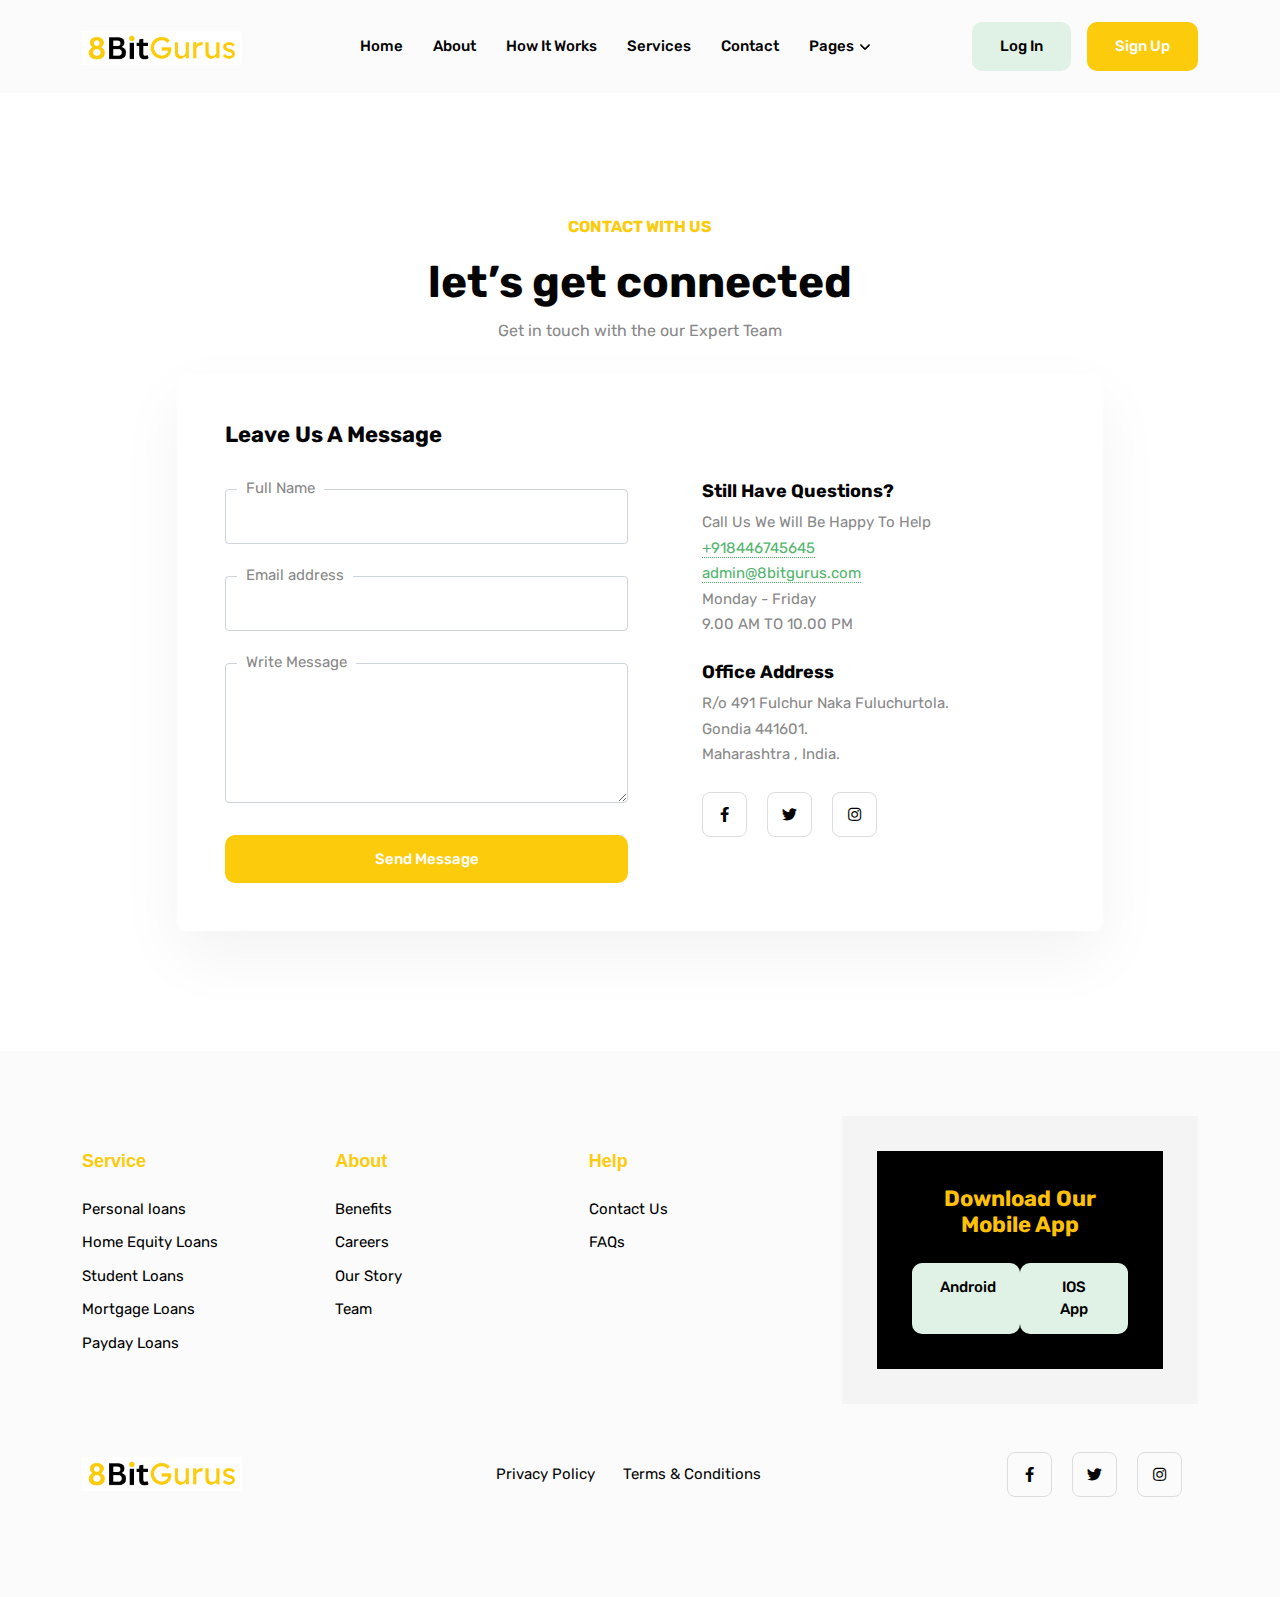
<file: contact.html>
<!DOCTYPE html>

<!--
 // WEBSITE: https://themefisher.com
 // TWITTER: https://twitter.com/themefisher
 // FACEBOOK: https://www.facebook.com/themefisher
 // GITHUB: https://github.com/themefisher/
-->

<html lang="en-us">

<head>
	<meta charset="utf-8">
	<title>8BitGurus</title>
	<meta name="viewport" content="width=device-width, initial-scale=1, maximum-scale=5">
	<meta name="description" content="This is meta description">
	<meta name="author" content="8BitGurus">
	<link rel="shortcut icon" href="images/favicon.png" type="image/x-icon">
	<link rel="icon" href="images/favicon.png" type="image/x-icon">

	<!-- # Google Fonts -->
	<link rel="preconnect" href="https://fonts.googleapis.com">
	<link rel="preconnect" href="https://fonts.gstatic.com" crossorigin>
	<link href="https://fonts.googleapis.com/css2?family=Rubik:wght@400;500;700&display=swap" rel="stylesheet">

	<!-- # CSS Plugins -->
	<link rel="stylesheet" href="plugins/slick/slick.css">
	<link rel="stylesheet" href="plugins/font-awesome/fontawesome.min.css">
	<link rel="stylesheet" href="plugins/font-awesome/brands.css">
	<link rel="stylesheet" href="plugins/font-awesome/solid.css">
	

	<!-- # Main Style Sheet -->
	<link rel="stylesheet" href="css/style.css">

	<!-- # JS Plugins -->
	<script src="plugins/jquery/jquery.min.js"></script>
	<script src="plugins/bootstrap/bootstrap.min.js"></script>
	<script src="plugins/slick/slick.min.js"></script>
	<script src="plugins/scrollmenu/scrollmenu.min.js"></script>
	
	<!-- Main Script -->
	<script src="js/script.js"></script>

</head>

<body>

<!-- navigation -->
<header class="navigation bg-tertiary">
	<nav class="navbar navbar-expand-xl navbar-light text-center py-3">
		<div class="container">
			<a class="navbar-brand" href="index.html">
				<img loading="prelaod" decoding="async" class="img-fluid" width="160" src="images/logo.png" alt="Wallet">
			</a>
			<button class="navbar-toggler" type="button" data-bs-toggle="collapse" data-bs-target="#navbarSupportedContent" aria-controls="navbarSupportedContent" aria-expanded="false" aria-label="Toggle navigation"> <span class="navbar-toggler-icon"></span>
			</button>
			<div class="collapse navbar-collapse" id="navbarSupportedContent">
				<ul class="navbar-nav mx-auto mb-2 mb-lg-0">
					<li class="nav-item"> <a class="nav-link" href="index.html">Home</a>
					</li>
					<li class="nav-item "> <a class="nav-link" href="about.html">About</a>
					</li>
					<li class="nav-item "> <a class="nav-link" href="how-it-works.html">How It Works</a>
					</li>
					<li class="nav-item "> <a class="nav-link" href="services.html">Services</a>
					</li>
					<li class="nav-item "> <a class="nav-link" href="contact.html">Contact</a>
					</li>
					<li class="nav-item dropdown"> <a class="nav-link dropdown-toggle" href="#" id="navbarDropdown" role="button" data-bs-toggle="dropdown" aria-expanded="false">Pages</a>
						<ul class="dropdown-menu" aria-labelledby="navbarDropdown">
							<li><a class="dropdown-item " href="blog.html">Blog</a>
							</li>
							<li><a class="dropdown-item " href="blog-details.html">Blog Details</a>
							</li>
							<li><a class="dropdown-item " href="service-details.html">Service Details</a>
							</li>
							<li><a class="dropdown-item " href="faq.html">FAQ&#39;s</a>
							</li>
							<li><a class="dropdown-item " href="legal.html">Legal</a>
							</li>
							<li><a class="dropdown-item " href="terms.html">Terms &amp; Condition</a>
							</li>
							<li><a class="dropdown-item " href="privacy-policy.html">Privacy &amp; Policy</a>
							</li>
						</ul>
					</li>
				</ul>
				<!-- account btn --> <a href="#!" class="btn btn-outline-primary">Log In</a>
				<!-- account btn --> <a href="#!" class="btn btn-primary ms-2 ms-lg-3">Sign Up</a>
			</div>
		</div>
	</nav>
</header>
<!-- /navigation -->

<div class="modal applyLoanModal fade" id="applyLoan" tabindex="-1" aria-labelledby="applyLoanLabel" aria-hidden="true">
  <div class="modal-dialog modal-dialog-centered">
    <div class="modal-content">
      <div class="modal-header border-bottom-0">
        <h4 class="modal-title" id="exampleModalLabel">How much do you need?</h4>
        <button type="button" class="btn-close" data-bs-dismiss="modal" aria-label="Close"></button>
      </div>
      <div class="modal-body">
        <form action="#!" method="post">
          <div class="row">
            <div class="col-lg-6 mb-4 pb-2">
              <div class="form-group">
                <label for="loan_amount" class="form-label">Amount</label>
                <input type="number" class="form-control shadow-none" id="loan_amount" placeholder="ex: 25000">
              </div>
            </div>
            <div class="col-lg-6 mb-4 pb-2">
              <div class="form-group">
                <label for="loan_how_long_for" class="form-label">How long for?</label>
                <input type="number" class="form-control shadow-none" id="loan_how_long_for" placeholder="ex: 12">
              </div>
            </div>
            <div class="col-lg-12 mb-4 pb-2">
              <div class="form-group">
                <label for="loan_repayment" class="form-label">Repayment</label>
                <input type="number" class="form-control shadow-none" id="loan_repayment" disabled>
              </div>
            </div>
            <div class="col-lg-6 mb-4 pb-2">
              <div class="form-group">
                <label for="loan_full_name" class="form-label">Full Name</label>
                <input type="text" class="form-control shadow-none" id="loan_full_name">
              </div>
            </div>
            <div class="col-lg-6 mb-4 pb-2">
              <div class="form-group">
                <label for="loan_email_address" class="form-label">Email address</label>
                <input type="email" class="form-control shadow-none" id="loan_email_address">
              </div>
            </div>
            <div class="col-lg-12">
              <button type="submit" class="btn btn-primary w-100">Get Your Loan Now</button>
            </div>
          </div>
        </form>
      </div>
    </div>
  </div>
</div>

<section class="page-header bg-tertiary">
	<!-- <div class="container">
		<div class="row">
			<div class="col-8 mx-auto text-center">
				<h2 class="mb-3 text-capitalize">Contact Us</h2>
				<ul class="list-inline breadcrumbs text-capitalize" style="font-weight:500">
					<li class="list-inline-item"><a href="index.html">Home</a>
					</li>
					<li class="list-inline-item">/ &nbsp; <a href="contact.html">Contact</a>
					</li>
				</ul>
			</div>
		</div>
	</div> -->
	<div class="has-shapes">
		<svg class="shape shape-left text-light" viewBox="0 0 192 752" fill="none" xmlns="http://www.w3.org/2000/svg">
			<path d="M-30.883 0C-41.3436 36.4248 -22.7145 75.8085 4.29154 102.398C31.2976 128.987 65.8677 146.199 97.6457 166.87C129.424 187.542 160.139 213.902 172.162 249.847C193.542 313.799 149.886 378.897 129.069 443.036C97.5623 540.079 122.109 653.229 191 728.495" stroke="currentColor" stroke-miterlimit="10" />
			<path d="M-55.5959 7.52271C-66.0565 43.9475 -47.4274 83.3312 -20.4214 109.92C6.58466 136.51 41.1549 153.722 72.9328 174.393C104.711 195.064 135.426 221.425 147.449 257.37C168.829 321.322 125.174 386.42 104.356 450.559C72.8494 547.601 97.3965 660.752 166.287 736.018" stroke="currentColor" stroke-miterlimit="10" />
			<path d="M-80.3302 15.0449C-90.7909 51.4697 -72.1617 90.8535 -45.1557 117.443C-18.1497 144.032 16.4205 161.244 48.1984 181.915C79.9763 202.587 110.691 228.947 122.715 264.892C144.095 328.844 100.439 393.942 79.622 458.081C48.115 555.123 72.6622 668.274 141.552 743.54" stroke="currentColor" stroke-miterlimit="10" />
			<path d="M-105.045 22.5676C-115.506 58.9924 -96.8766 98.3762 -69.8706 124.965C-42.8646 151.555 -8.29436 168.767 23.4835 189.438C55.2615 210.109 85.9766 236.469 98.0001 272.415C119.38 336.367 75.7243 401.464 54.9072 465.604C23.4002 562.646 47.9473 675.796 116.838 751.063" stroke="currentColor" stroke-miterlimit="10" />
		</svg>
		<svg class="shape shape-right text-light" viewBox="0 0 731 746" fill="none" xmlns="http://www.w3.org/2000/svg">
			<path d="M12.1794 745.14C1.80036 707.275 -5.75764 666.015 8.73984 629.537C27.748 581.745 80.4729 554.968 131.538 548.843C182.604 542.703 234.032 552.841 285.323 556.748C336.615 560.64 391.543 557.276 433.828 527.964C492.452 487.323 511.701 408.123 564.607 360.255C608.718 320.353 675.307 307.183 731.29 327.323" stroke="currentColor" stroke-miterlimit="10" />
			<path d="M51.0253 745.14C41.2045 709.326 34.0538 670.284 47.7668 635.783C65.7491 590.571 115.623 565.242 163.928 559.449C212.248 553.641 260.884 563.235 309.4 566.931C357.916 570.627 409.887 567.429 449.879 539.701C505.35 501.247 523.543 426.331 573.598 381.059C615.326 343.314 678.324 330.853 731.275 349.906" stroke="currentColor" stroke-miterlimit="10" />
			<path d="M89.8715 745.14C80.6239 711.363 73.8654 674.568 86.8091 642.028C103.766 599.396 150.788 575.515 196.347 570.054C241.906 564.578 287.767 573.629 333.523 577.099C379.278 580.584 428.277 577.567 465.976 551.423C518.279 515.172 535.431 444.525 582.62 401.832C621.964 366.229 681.356 354.493 731.291 372.46" stroke="currentColor" stroke-miterlimit="10" />
			<path d="M128.718 745.14C120.029 713.414 113.678 678.838 125.837 648.274C141.768 608.221 185.939 585.788 228.737 580.659C271.536 575.515 314.621 584.008 357.6 587.282C400.58 590.556 446.607 587.719 482.028 563.16C531.163 529.111 547.275 462.733 591.612 422.635C628.572 389.19 684.375 378.162 731.276 395.043" stroke="currentColor" stroke-miterlimit="10" />
			<path d="M167.564 745.14C159.432 715.451 153.504 683.107 164.863 654.519C179.753 617.046 221.088 596.062 261.126 591.265C301.164 586.452 341.473 594.402 381.677 597.465C421.88 600.527 464.95 597.872 498.094 574.896C544.061 543.035 559.146 480.942 600.617 443.423C635.194 412.135 687.406 401.817 731.276 417.612" stroke="currentColor" stroke-miterlimit="10" />
			<path d="M817.266 289.466C813.108 259.989 787.151 237.697 759.261 227.271C731.372 216.846 701.077 215.553 671.666 210.904C642.254 206.24 611.795 197.156 591.664 175.224C555.853 136.189 566.345 75.5336 560.763 22.8649C552.302 -56.8256 498.487 -130.133 425 -162.081" stroke="currentColor" stroke-miterlimit="10" />
			<path d="M832.584 276.159C828.427 246.683 802.469 224.391 774.58 213.965C746.69 203.539 716.395 202.246 686.984 197.598C657.573 192.934 627.114 183.85 606.982 161.918C571.172 122.883 581.663 62.2275 576.082 9.55873C567.62 -70.1318 513.806 -143.439 440.318 -175.387" stroke="currentColor" stroke-miterlimit="10" />
			<path d="M847.904 262.853C843.747 233.376 817.789 211.084 789.9 200.659C762.011 190.233 731.716 188.94 702.304 184.292C672.893 179.627 642.434 170.544 622.303 148.612C586.492 109.577 596.983 48.9211 591.402 -3.74766C582.94 -83.4382 529.126 -156.746 455.638 -188.694" stroke="currentColor" stroke-miterlimit="10" />
			<path d="M863.24 249.547C859.083 220.07 833.125 197.778 805.236 187.353C777.347 176.927 747.051 175.634 717.64 170.986C688.229 166.321 657.77 157.237 637.639 135.306C601.828 96.2707 612.319 35.6149 606.738 -17.0538C598.276 -96.7443 544.462 -170.052 470.974 -202" stroke="currentColor" stroke-miterlimit="10" />
		</svg>
	</div>
</section>

<section class="section">
	<div class="container">
		<div class="row justify-content-center align-items-center">
			<div class="col-lg-6">
				<div class="section-title text-center">
					<p class="text-primary text-uppercase fw-bold mb-3">Contact With us</p>
					<h1>let&rsquo;s get connected</h1>
					<p>Get in touch with the our Expert Team</p>
				</div>
			</div>
			<div class="col-lg-10">
				<div class="shadow rounded p-5 bg-white">
					<div class="row">
						<div class="col-12 mb-4">
							<h4>Leave Us A Message</h4>
						</div>
						<div class="col-lg-6">
							<div class="contact-form">
								<form  name="contact" method="POST" data-netlify="true">
									<div class="form-group mb-4 pb-2">
										<label for="exampleFormControlInput1" class="form-label">Full Name</label>
										<input type="text" name="name" class="form-control shadow-none" id="contact_name">
									</div>
									<div class="form-group mb-4 pb-2">
										<label for="exampleFormControlInput1" class="form-label">Email address</label>
										<input type="email" name="email" class="form-control shadow-none" id="contact_email">
									</div>
									<div class="form-group mb-4 pb-2">
										<label for="exampleFormControlTextarea1" class="form-label">Write Message</label>
										<textarea  name="message" class="form-control shadow-none" id="exampleFormControlTextarea1" rows="3"></textarea>
									</div>
									<button class="btn btn-primary w-100" type="submit">Send Message</button>
								</form>
							</div>
						</div>
						<div class="col-lg-6 mt-5 mt-lg-0">
							<div class="contact-info">
								<div class="block mt-0">
									<h4 class="h5">Still Have Questions?</h4>
									<div class="content">Call Us We Will Be Happy To Help
										<br> <a href="tel:+918446745645">+918446745645</a> 
										<br> <a href="mailto:admin@8bitgurus.com">admin@8bitgurus.com</a>
										<br>Monday - Friday
										<br>9.00 AM TO 10.00 PM </div>
								</div>
								<div class="block mt-4">
									<h4 class="h5">Office Address</h4>
									<div class="content">R/o 491 Fulchur Naka Fuluchurtola.
										<br>Gondia 441601.
										<br>Maharashtra , India.</div>
								</div>
							<!-- <div class="block mt-4">
									<h4 class="h5">UK Office</h4>
									<div class="content">57 Folkestone Road.
										<br>AB54 5XQ,
										<br>Winston</div>
								</div> -->
								<div class="block">
									<ul class="list-unstyled list-inline my-4 social-icons">
										<li class="list-inline-item me-3"><a title="Explorer Facebook Profile" class="text-black" href="https://facebook.com/"><i class="fab fa-facebook-f"></i></a>
										</li>
										<li class="list-inline-item me-3"><a title="Explorer Twitter Profile" class="text-black" href="https://twitter.com/"><i class="fab fa-twitter"></i></a>
										</li>
										<li class="list-inline-item me-3"><a title="Explorer Instagram Profile" class="text-black" href="https://instagram.com/"><i class="fab fa-instagram"></i></a>
										</li>
									</ul>
								</div>
							</div>
						</div>
					</div>
				</div>
			</div>
		</div>
	</div>
</section>

<footer class="section-sm bg-tertiary">
	<div class="container">
		<div class="row justify-content-between">
			<div class="col-lg-2 col-md-4 col-6 mb-4">
				<div class="footer-widget">
					<h5 class="mb-4 text-primary font-secondary">Service</h5>
					<ul class="list-unstyled">
						<li class="mb-2"><a href="service-details.html">Personal loans</a>
						</li>
						<li class="mb-2"><a href="service-details.html">Home Equity Loans</a>
						</li>
						<li class="mb-2"><a href="service-details.html">Student Loans</a>
						</li>
						<li class="mb-2"><a href="service-details.html">Mortgage Loans</a>
						</li>
						<li class="mb-2"><a href="service-details.html">Payday Loans</a>
						</li>
					</ul>
				</div>
			</div>
			<div class="col-lg-2 col-md-4 col-6 mb-4">
				<div class="footer-widget">
					<h5 class="mb-4 text-primary font-secondary">About</h5>
					<ul class="list-unstyled">
						<li class="mb-2"><a href="#!">Benefits</a>
						</li>
						<li class="mb-2"><a href="#!">Careers</a>
						</li>
						<li class="mb-2"><a href="#!">Our Story</a>
						</li>
						<li class="mb-2"><a href="#!">Team</a>
						</li>
					</ul>
				</div>
			</div>
			<div class="col-lg-2 col-md-4 col-6 mb-4">
				<div class="footer-widget">
					<h5 class="mb-4 text-primary font-secondary">Help</h5>
					<ul class="list-unstyled">
						<li class="mb-2"><a href="contact.html">Contact Us</a>
						</li>
						<li class="mb-2"><a href="faq.html">FAQs</a>
						</li>
					</ul>
				</div>
			</div>
			<div class="col-lg-4 col-md-12 newsletter-form">
				<div style="background-color: #F4F4F4; padding: 35px;">
					<div style="background-color: #000000; padding: 35px;text-align:center;">
						<h4 class="mb-4 text-warning">Download Our Mobile App</h4>
						<div class="pe-0 " style="justify-content: space-evenly;display: flex;">
						  <a href="#!" class="btn btn-outline-primary"> Android</a>
						  <a href="#!" class="btn btn-outline-primary ml-2">IOS App</a>
						</div>
					</div>
				</div>
			</div>
		</div>
		<div class="row align-items-center mt-5 text-center text-md-start">
			<div class="col-lg-4">
        <a href="index.html">
          <img loading="prelaod" decoding="async" class="img-fluid" width="160" src="images/logo.png" alt="Wallet">
        </a>
			</div>
			<div class="col-lg-4 col-md-6 mt-4 mt-lg-0">
				<ul class="list-unstyled list-inline mb-0 text-lg-center">
					<li class="list-inline-item me-4"><a class="text-black" href="privacy-policy.html">Privacy Policy</a>
					</li>
					<li class="list-inline-item me-4"><a class="text-black" href="terms.html">Terms &amp; Conditions</a>
					</li>
				</ul>
			</div>
			<div class="col-lg-4 col-md-6 text-md-end mt-4 mt-md-0">
				<ul class="list-unstyled list-inline mb-0 social-icons">
					<li class="list-inline-item me-3"><a title="Explorer Facebook Profile" class="text-black" href="https://facebook.com/"><i class="fab fa-facebook-f"></i></a>
					</li>
					<li class="list-inline-item me-3"><a title="Explorer Twitter Profile" class="text-black" href="https://twitter.com/"><i class="fab fa-twitter"></i></a>
					</li>
					<li class="list-inline-item me-3"><a title="Explorer Instagram Profile" class="text-black" href="https://instagram.com/"><i class="fab fa-instagram"></i></a>
					</li>
				</ul>
			</div>
		</div>
	</div>
</footer>



</body>
</html>
</file>
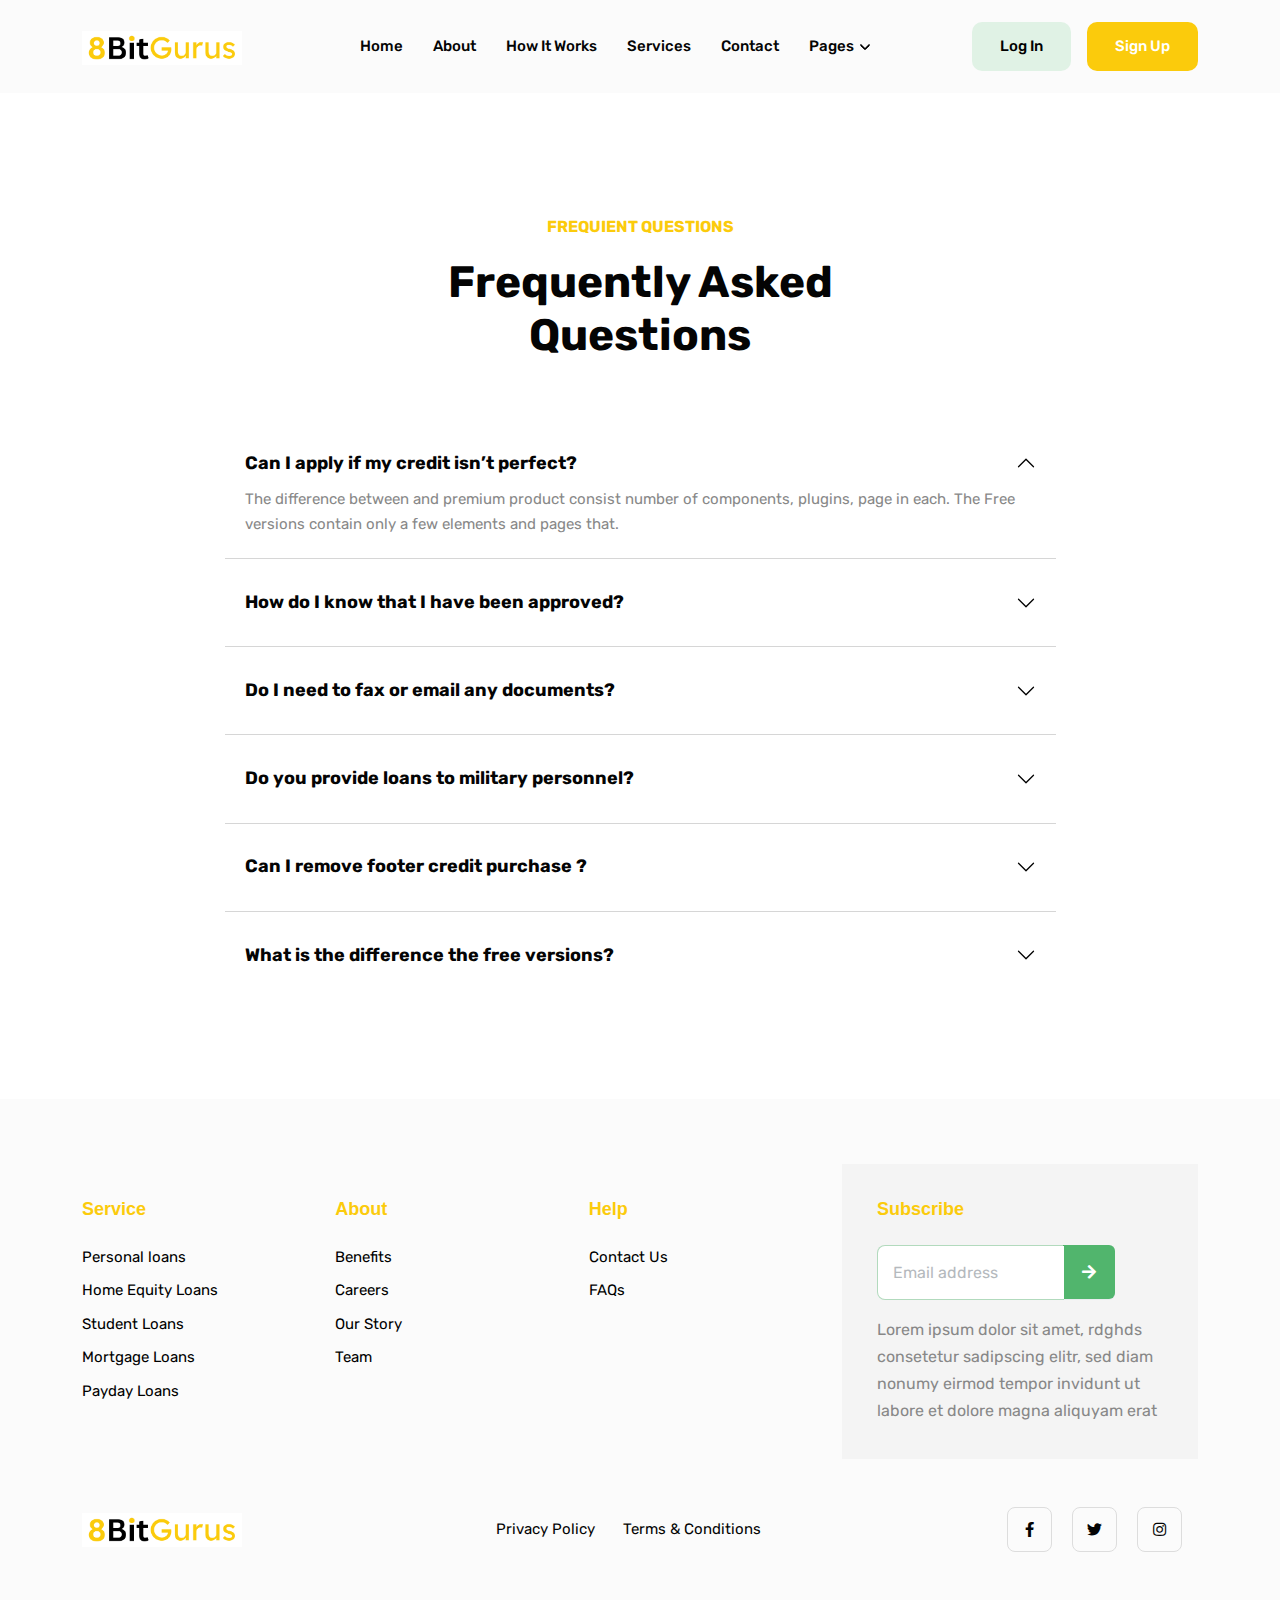
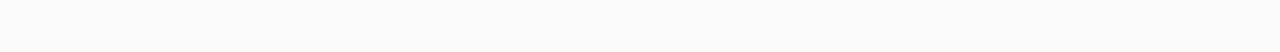
<file: faq.html>
<!DOCTYPE html>

<!--
 // WEBSITE: https://themefisher.com
 // TWITTER: https://twitter.com/themefisher
 // FACEBOOK: https://www.facebook.com/themefisher
 // GITHUB: https://github.com/themefisher/
-->

<html lang="en-us">

<head>
	<meta charset="utf-8">
	<title>Wallet - Payday Loan Service Template</title>
	<meta name="viewport" content="width=device-width, initial-scale=1, maximum-scale=5">
	<meta name="description" content="This is meta description">
	<meta name="author" content="Themefisher">
	<link rel="shortcut icon" href="images/favicon.png" type="image/x-icon">
	<link rel="icon" href="images/favicon.png" type="image/x-icon">

	<!-- # Google Fonts -->
	<link rel="preconnect" href="https://fonts.googleapis.com">
	<link rel="preconnect" href="https://fonts.gstatic.com" crossorigin>
	<link href="https://fonts.googleapis.com/css2?family=Rubik:wght@400;500;700&display=swap" rel="stylesheet">

	<!-- # CSS Plugins -->
	<link rel="stylesheet" href="plugins/slick/slick.css">
	<link rel="stylesheet" href="plugins/font-awesome/fontawesome.min.css">
	<link rel="stylesheet" href="plugins/font-awesome/brands.css">
	<link rel="stylesheet" href="plugins/font-awesome/solid.css">

	<!-- # Main Style Sheet -->
	<link rel="stylesheet" href="css/style.css">
</head>

<body>

<!-- navigation -->
<header class="navigation bg-tertiary">
	<nav class="navbar navbar-expand-xl navbar-light text-center py-3">
		<div class="container">
			<a class="navbar-brand" href="index.html">
				<img loading="prelaod" decoding="async" class="img-fluid" width="160" src="images/logo.png" alt="Wallet">
			</a>
			<button class="navbar-toggler" type="button" data-bs-toggle="collapse" data-bs-target="#navbarSupportedContent" aria-controls="navbarSupportedContent" aria-expanded="false" aria-label="Toggle navigation"> <span class="navbar-toggler-icon"></span>
			</button>
			<div class="collapse navbar-collapse" id="navbarSupportedContent">
				<ul class="navbar-nav mx-auto mb-2 mb-lg-0">
					<li class="nav-item"> <a class="nav-link" href="index.html">Home</a>
					</li>
					<li class="nav-item "> <a class="nav-link" href="about.html">About</a>
					</li>
					<li class="nav-item "> <a class="nav-link" href="how-it-works.html">How It Works</a>
					</li>
					<li class="nav-item "> <a class="nav-link" href="services.html">Services</a>
					</li>
					<li class="nav-item "> <a class="nav-link" href="contact.html">Contact</a>
					</li>
					<li class="nav-item dropdown"> <a class="nav-link dropdown-toggle" href="#" id="navbarDropdown" role="button" data-bs-toggle="dropdown" aria-expanded="false">Pages</a>
						<ul class="dropdown-menu" aria-labelledby="navbarDropdown">
							<li><a class="dropdown-item " href="blog.html">Blog</a>
							</li>
							<li><a class="dropdown-item " href="blog-details.html">Blog Details</a>
							</li>
							<li><a class="dropdown-item " href="service-details.html">Service Details</a>
							</li>
							<li><a class="dropdown-item " href="faq.html">FAQ&#39;s</a>
							</li>
							<li><a class="dropdown-item " href="legal.html">Legal</a>
							</li>
							<li><a class="dropdown-item " href="terms.html">Terms &amp; Condition</a>
							</li>
							<li><a class="dropdown-item " href="privacy-policy.html">Privacy &amp; Policy</a>
							</li>
						</ul>
					</li>
				</ul>
				<!-- account btn --> <a href="#!" class="btn btn-outline-primary">Log In</a>
				<!-- account btn --> <a href="#!" class="btn btn-primary ms-2 ms-lg-3">Sign Up</a>
			</div>
		</div>
	</nav>
</header>
<!-- /navigation -->

<div class="modal applyLoanModal fade" id="applyLoan" tabindex="-1" aria-labelledby="applyLoanLabel" aria-hidden="true">
  <div class="modal-dialog modal-dialog-centered">
    <div class="modal-content">
      <div class="modal-header border-bottom-0">
        <h4 class="modal-title" id="exampleModalLabel">How much do you need?</h4>
        <button type="button" class="btn-close" data-bs-dismiss="modal" aria-label="Close"></button>
      </div>
      <div class="modal-body">
        <form action="#!" method="post">
          <div class="row">
            <div class="col-lg-6 mb-4 pb-2">
              <div class="form-group">
                <label for="loan_amount" class="form-label">Amount</label>
                <input type="number" class="form-control shadow-none" id="loan_amount" placeholder="ex: 25000">
              </div>
            </div>
            <div class="col-lg-6 mb-4 pb-2">
              <div class="form-group">
                <label for="loan_how_long_for" class="form-label">How long for?</label>
                <input type="number" class="form-control shadow-none" id="loan_how_long_for" placeholder="ex: 12">
              </div>
            </div>
            <div class="col-lg-12 mb-4 pb-2">
              <div class="form-group">
                <label for="loan_repayment" class="form-label">Repayment</label>
                <input type="number" class="form-control shadow-none" id="loan_repayment" disabled>
              </div>
            </div>
            <div class="col-lg-6 mb-4 pb-2">
              <div class="form-group">
                <label for="loan_full_name" class="form-label">Full Name</label>
                <input type="text" class="form-control shadow-none" id="loan_full_name">
              </div>
            </div>
            <div class="col-lg-6 mb-4 pb-2">
              <div class="form-group">
                <label for="loan_email_address" class="form-label">Email address</label>
                <input type="email" class="form-control shadow-none" id="loan_email_address">
              </div>
            </div>
            <div class="col-lg-12">
              <button type="submit" class="btn btn-primary w-100">Get Your Loan Now</button>
            </div>
          </div>
        </form>
      </div>
    </div>
  </div>
</div>

<section class="section">
  <div class="container">
    <div class="row justify-content-center mb-5">
      <div class="col-lg-6">
        <div class="section-title text-center">
          <p class="text-primary text-uppercase fw-bold mb-3">Frequient Questions</p>
          <h1>Frequently Asked Questions</h1>
        </div>
      </div>
    </div>
    <div class="row justify-content-center">
      <div class="col-lg-9">
        <div class="accordion accordion-border-bottom" id="accordionFAQ">
          <div class="accordion-item">
            <h2 class="accordion-header accordion-button h5 border-0 active"
              id="heading-ebd23e34fd2ed58299b32c03c521feb0b02f19d9" type="button" data-bs-toggle="collapse"
              data-bs-target="#collapse-ebd23e34fd2ed58299b32c03c521feb0b02f19d9" aria-expanded="true"
              aria-controls="collapse-ebd23e34fd2ed58299b32c03c521feb0b02f19d9">Can I apply if my credit isn&rsquo;t
              perfect?
            </h2>
            <div id="collapse-ebd23e34fd2ed58299b32c03c521feb0b02f19d9"
              class="accordion-collapse collapse border-0 show"
              aria-labelledby="heading-ebd23e34fd2ed58299b32c03c521feb0b02f19d9" data-bs-parent="#accordionFAQ">
              <div class="accordion-body py-0 content">The difference between and premium product consist number of
                components, plugins, page in each. The Free versions contain only a few elements and pages that.</div>
            </div>
          </div>
          <div class="accordion-item">
            <h2 class="accordion-header accordion-button h5 border-0 "
              id="heading-a443e01b4db47b3f4a1267e10594576d52730ec1" type="button" data-bs-toggle="collapse"
              data-bs-target="#collapse-a443e01b4db47b3f4a1267e10594576d52730ec1" aria-expanded="false"
              aria-controls="collapse-a443e01b4db47b3f4a1267e10594576d52730ec1">How do I know that I have been approved?
            </h2>
            <div id="collapse-a443e01b4db47b3f4a1267e10594576d52730ec1" class="accordion-collapse collapse border-0 "
              aria-labelledby="heading-a443e01b4db47b3f4a1267e10594576d52730ec1" data-bs-parent="#accordionFAQ">
              <div class="accordion-body py-0 content">The difference between and premium product consist number of
                components, plugins, page in each. The Free versions contain only a few elements and pages that.</div>
            </div>
          </div>
          <div class="accordion-item">
            <h2 class="accordion-header accordion-button h5 border-0 "
              id="heading-4b82be4be873c8ad699fa97049523ac86b67a8bd" type="button" data-bs-toggle="collapse"
              data-bs-target="#collapse-4b82be4be873c8ad699fa97049523ac86b67a8bd" aria-expanded="false"
              aria-controls="collapse-4b82be4be873c8ad699fa97049523ac86b67a8bd">Do I need to fax or email any documents?
            </h2>
            <div id="collapse-4b82be4be873c8ad699fa97049523ac86b67a8bd" class="accordion-collapse collapse border-0 "
              aria-labelledby="heading-4b82be4be873c8ad699fa97049523ac86b67a8bd" data-bs-parent="#accordionFAQ">
              <div class="accordion-body py-0 content">The difference between and premium product consist number of
                components, plugins, page in each. The Free versions contain only a few elements and pages that.</div>
            </div>
          </div>
          <div class="accordion-item">
            <h2 class="accordion-header accordion-button h5 border-0 "
              id="heading-3e13e9676a9cd6a6f8bfbe6e1e9fc0881ef247b3" type="button" data-bs-toggle="collapse"
              data-bs-target="#collapse-3e13e9676a9cd6a6f8bfbe6e1e9fc0881ef247b3" aria-expanded="false"
              aria-controls="collapse-3e13e9676a9cd6a6f8bfbe6e1e9fc0881ef247b3">Do you provide loans to military
              personnel?
            </h2>
            <div id="collapse-3e13e9676a9cd6a6f8bfbe6e1e9fc0881ef247b3" class="accordion-collapse collapse border-0 "
              aria-labelledby="heading-3e13e9676a9cd6a6f8bfbe6e1e9fc0881ef247b3" data-bs-parent="#accordionFAQ">
              <div class="accordion-body py-0 content">The difference between and premium product consist number of
                components, plugins, page in each. The Free versions contain only a few elements and pages that.</div>
            </div>
          </div>
          <div class="accordion-item">
            <h2 class="accordion-header accordion-button h5 border-0 "
              id="heading-0c2f829793a1f0562fea97120357dd2d43319164" type="button" data-bs-toggle="collapse"
              data-bs-target="#collapse-0c2f829793a1f0562fea97120357dd2d43319164" aria-expanded="false"
              aria-controls="collapse-0c2f829793a1f0562fea97120357dd2d43319164">Can I remove footer credit purchase ?
            </h2>
            <div id="collapse-0c2f829793a1f0562fea97120357dd2d43319164" class="accordion-collapse collapse border-0 "
              aria-labelledby="heading-0c2f829793a1f0562fea97120357dd2d43319164" data-bs-parent="#accordionFAQ">
              <div class="accordion-body py-0 content">The difference between and premium product consist number of
                components, plugins, page in each. The Free versions contain only a few elements and pages that.</div>
            </div>
          </div>
          <div class="accordion-item">
            <h2 class="accordion-header accordion-button h5 border-0 "
              id="heading-8fe6730e26db16f15763887c30a614caa075f518" type="button" data-bs-toggle="collapse"
              data-bs-target="#collapse-8fe6730e26db16f15763887c30a614caa075f518" aria-expanded="false"
              aria-controls="collapse-8fe6730e26db16f15763887c30a614caa075f518">What is the difference the free
              versions?
            </h2>
            <div id="collapse-8fe6730e26db16f15763887c30a614caa075f518" class="accordion-collapse collapse border-0 "
              aria-labelledby="heading-8fe6730e26db16f15763887c30a614caa075f518" data-bs-parent="#accordionFAQ">
              <div class="accordion-body py-0 content">The difference between and premium product consist number of
                components, plugins, page in each. The Free versions contain only a few elements and pages that.</div>
            </div>
          </div>
        </div>
      </div>
    </div>
  </div>
</section>

<footer class="section-sm bg-tertiary">
	<div class="container">
		<div class="row justify-content-between">
			<div class="col-lg-2 col-md-4 col-6 mb-4">
				<div class="footer-widget">
					<h5 class="mb-4 text-primary font-secondary">Service</h5>
					<ul class="list-unstyled">
						<li class="mb-2"><a href="service-details.html">Personal loans</a>
						</li>
						<li class="mb-2"><a href="service-details.html">Home Equity Loans</a>
						</li>
						<li class="mb-2"><a href="service-details.html">Student Loans</a>
						</li>
						<li class="mb-2"><a href="service-details.html">Mortgage Loans</a>
						</li>
						<li class="mb-2"><a href="service-details.html">Payday Loans</a>
						</li>
					</ul>
				</div>
			</div>
			<div class="col-lg-2 col-md-4 col-6 mb-4">
				<div class="footer-widget">
					<h5 class="mb-4 text-primary font-secondary">About</h5>
					<ul class="list-unstyled">
						<li class="mb-2"><a href="#!">Benefits</a>
						</li>
						<li class="mb-2"><a href="#!">Careers</a>
						</li>
						<li class="mb-2"><a href="#!">Our Story</a>
						</li>
						<li class="mb-2"><a href="#!">Team</a>
						</li>
					</ul>
				</div>
			</div>
			<div class="col-lg-2 col-md-4 col-6 mb-4">
				<div class="footer-widget">
					<h5 class="mb-4 text-primary font-secondary">Help</h5>
					<ul class="list-unstyled">
						<li class="mb-2"><a href="contact.html">Contact Us</a>
						</li>
						<li class="mb-2"><a href="faq.html">FAQs</a>
						</li>
					</ul>
				</div>
			</div>
			<div class="col-lg-4 col-md-12 newsletter-form">
				<div style="background-color: #F4F4F4; padding: 35px;">
					<h5 class="mb-4 text-primary font-secondary">Subscribe</h5>
					<div class="pe-0 pe-xl-5">
						<form action="#!" method="post" name="mc-embedded-subscribe-form" target="_blank">
							<div class="input-group mb-3">
								<input type="text" class="form-control shadow-none bg-white border-end-0" placeholder="Email address"> <span class="input-group-text border-0 p-0">
                    <button class="input-group-text border-0 bg-primary" type="submit" name="subscribe"
                      aria-label="Subscribe for Newsletter"><i class="fas fa-arrow-right"></i></button>
                  </span>
							</div>
							<div style="position: absolute; left: -5000px;" aria-hidden="true">
								<input type="text" name="b_463ee871f45d2d93748e77cad_a0a2c6d074" tabindex="-1">
							</div>
						</form>
					</div>
					<p class="mb-0">Lorem ipsum dolor sit amet, rdghds consetetur sadipscing elitr, sed diam nonumy eirmod tempor invidunt ut labore et dolore magna aliquyam erat</p>
				</div>
			</div>
		</div>
		<div class="row align-items-center mt-5 text-center text-md-start">
			<div class="col-lg-4">
        <a href="index.html">
          <img loading="prelaod" decoding="async" class="img-fluid" width="160" src="images/logo.png" alt="Wallet">
        </a>
			</div>
			<div class="col-lg-4 col-md-6 mt-4 mt-lg-0">
				<ul class="list-unstyled list-inline mb-0 text-lg-center">
					<li class="list-inline-item me-4"><a class="text-black" href="privacy-policy.html">Privacy Policy</a>
					</li>
					<li class="list-inline-item me-4"><a class="text-black" href="terms.html">Terms &amp; Conditions</a>
					</li>
				</ul>
			</div>
			<div class="col-lg-4 col-md-6 text-md-end mt-4 mt-md-0">
				<ul class="list-unstyled list-inline mb-0 social-icons">
					<li class="list-inline-item me-3"><a title="Explorer Facebook Profile" class="text-black" href="https://facebook.com/"><i class="fab fa-facebook-f"></i></a>
					</li>
					<li class="list-inline-item me-3"><a title="Explorer Twitter Profile" class="text-black" href="https://twitter.com/"><i class="fab fa-twitter"></i></a>
					</li>
					<li class="list-inline-item me-3"><a title="Explorer Instagram Profile" class="text-black" href="https://instagram.com/"><i class="fab fa-instagram"></i></a>
					</li>
				</ul>
			</div>
		</div>
	</div>
</footer>


<!-- # JS Plugins -->
<script src="plugins/jquery/jquery.min.js"></script>
<script src="plugins/bootstrap/bootstrap.min.js"></script>
<script src="plugins/slick/slick.min.js"></script>
<script src="plugins/scrollmenu/scrollmenu.min.js"></script>

<!-- Main Script -->
<script src="js/script.js"></script>

</body>
</html>
</file>
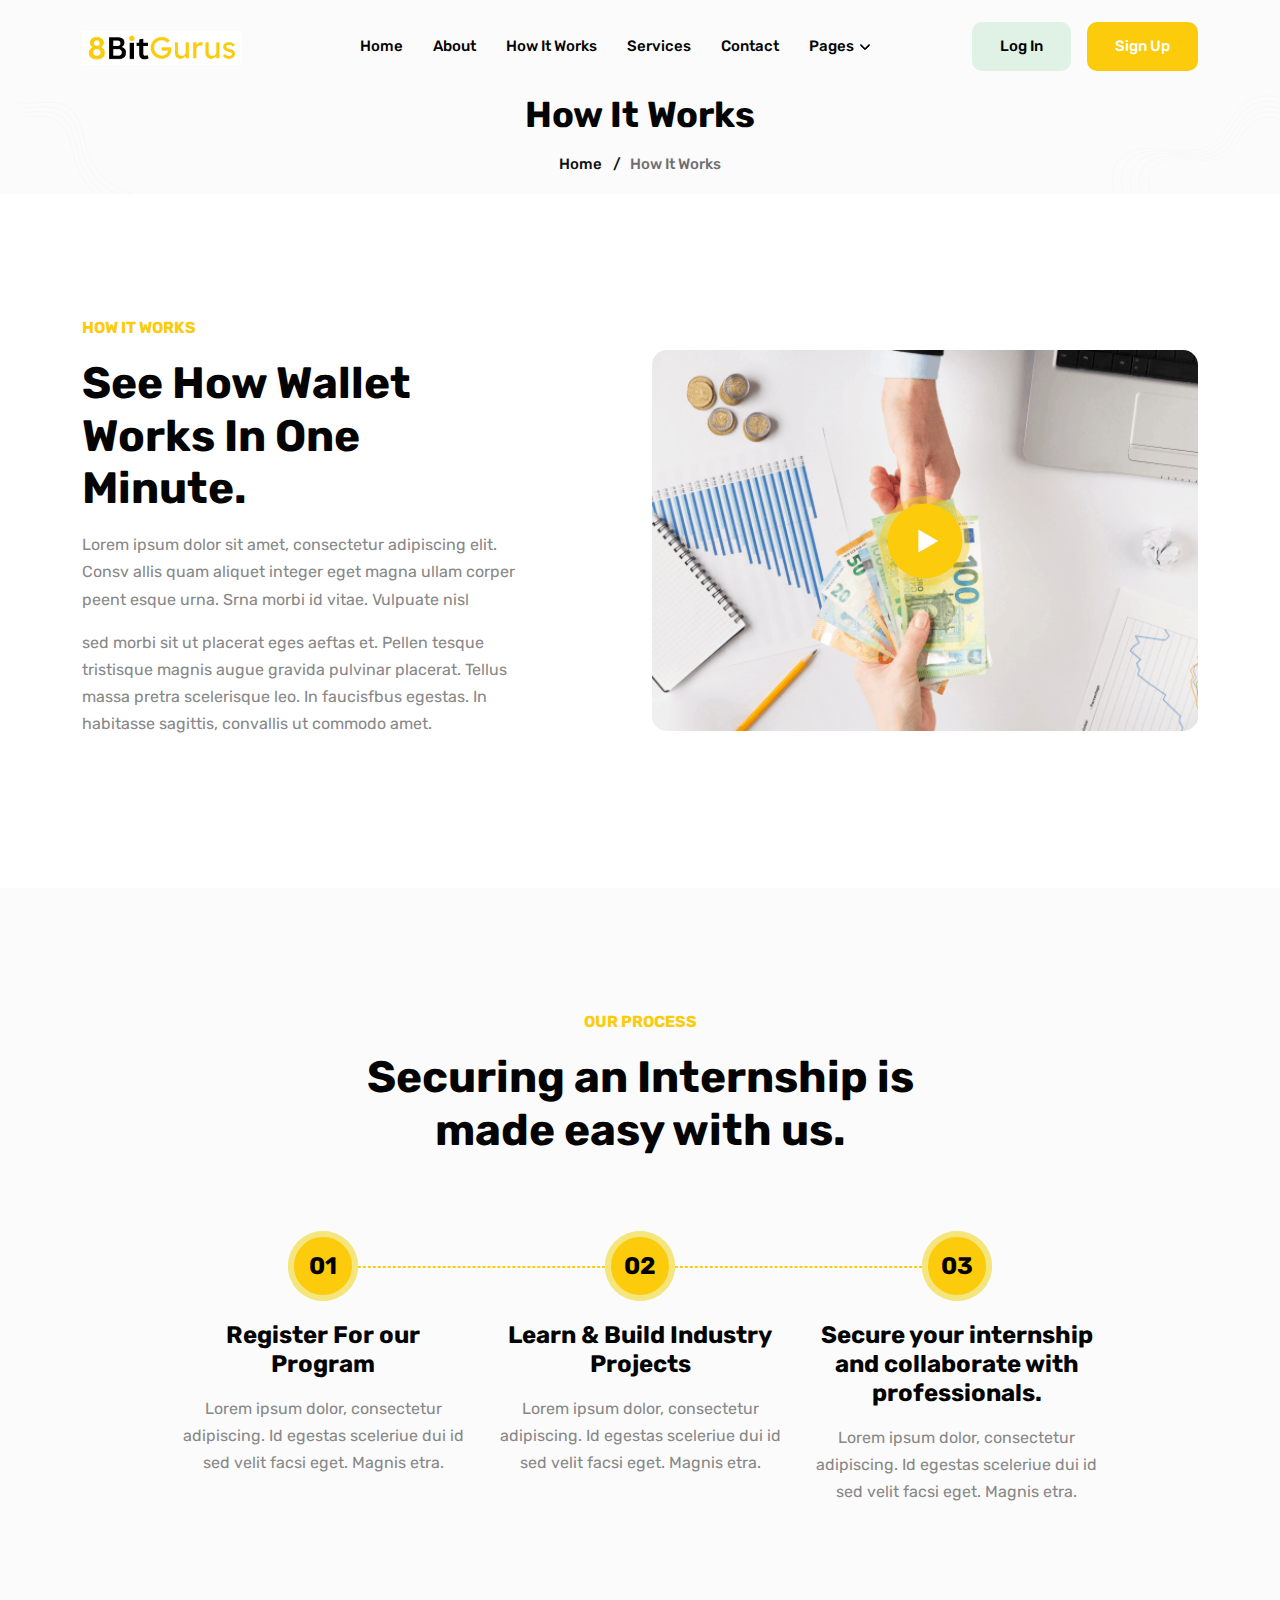
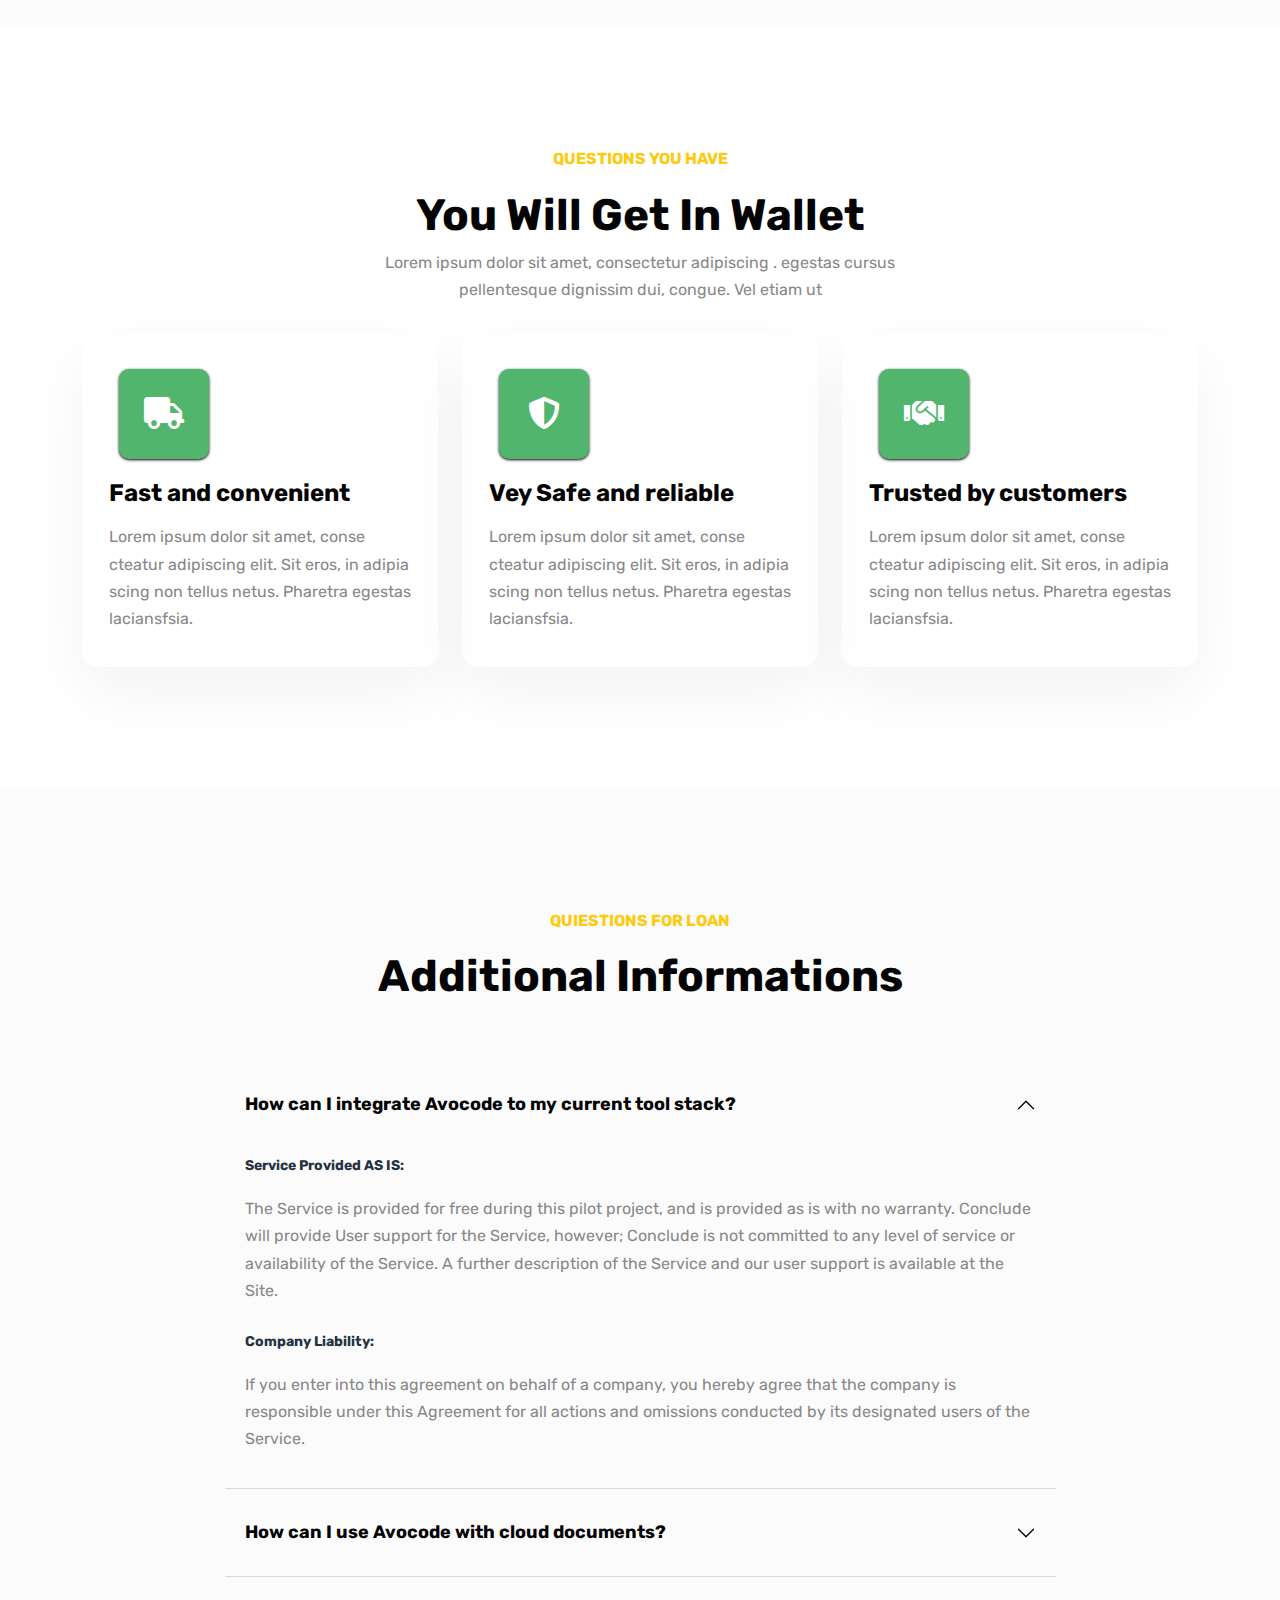
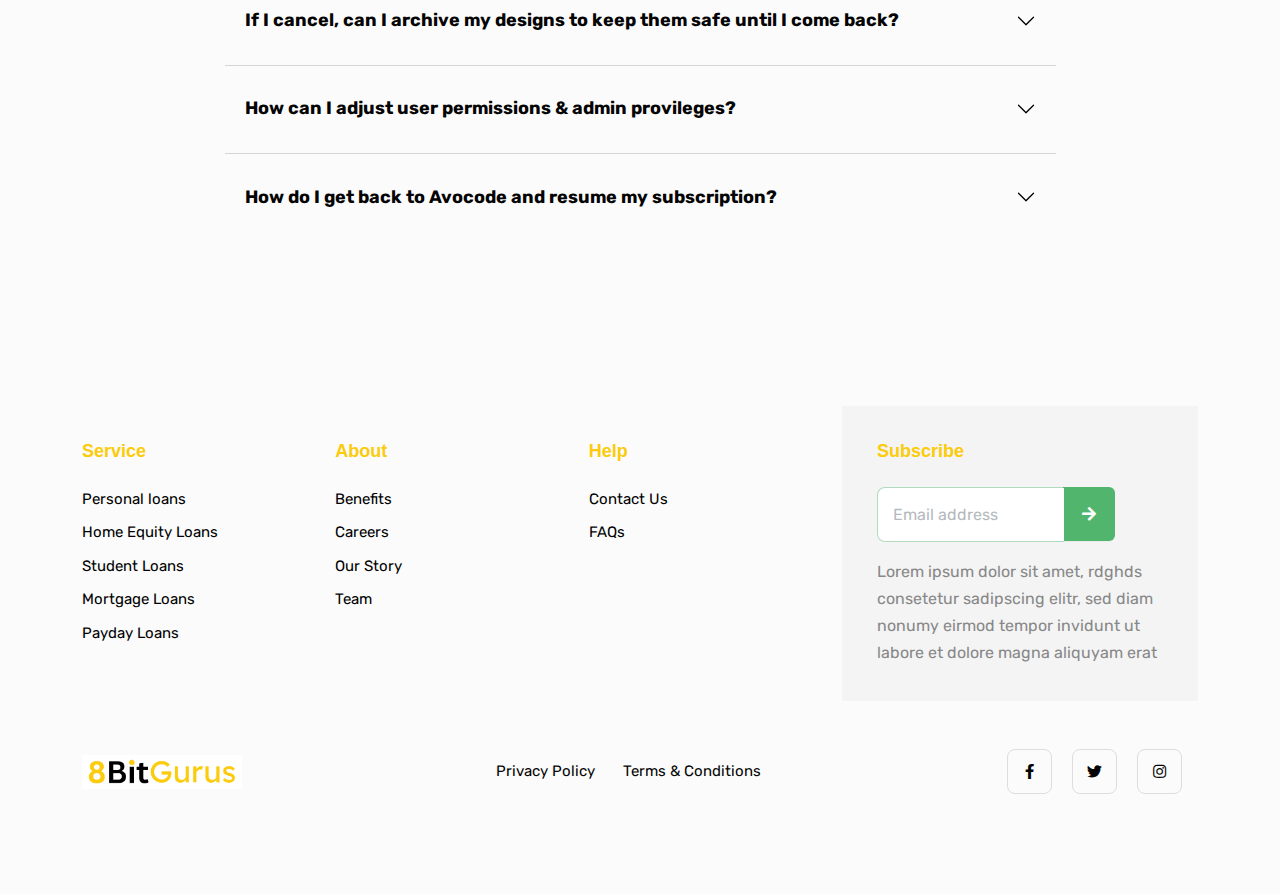
<file: how-it-works.html>
<!DOCTYPE html>

<!--
 // WEBSITE: https://themefisher.com
 // TWITTER: https://twitter.com/themefisher
 // FACEBOOK: https://www.facebook.com/themefisher
 // GITHUB: https://github.com/themefisher/
-->

<html lang="en-us">

<head>
	<meta charset="utf-8">
	<title>Wallet - Payday Loan Service Template</title>
	<meta name="viewport" content="width=device-width, initial-scale=1, maximum-scale=5">
	<meta name="description" content="This is meta description">
	<meta name="author" content="Themefisher">
	<link rel="shortcut icon" href="images/favicon.png" type="image/x-icon">
	<link rel="icon" href="images/favicon.png" type="image/x-icon">

	<!-- # Google Fonts -->
	<link rel="preconnect" href="https://fonts.googleapis.com">
	<link rel="preconnect" href="https://fonts.gstatic.com" crossorigin>
	<link href="https://fonts.googleapis.com/css2?family=Rubik:wght@400;500;700&display=swap" rel="stylesheet">

	<!-- # CSS Plugins -->
	<link rel="stylesheet" href="plugins/slick/slick.css">
	<link rel="stylesheet" href="plugins/font-awesome/fontawesome.min.css">
	<link rel="stylesheet" href="plugins/font-awesome/brands.css">
	<link rel="stylesheet" href="plugins/font-awesome/solid.css">

	<!-- # Main Style Sheet -->
	<link rel="stylesheet" href="css/style.css">
</head>

<body>

<!-- navigation -->
<header class="navigation bg-tertiary">
	<nav class="navbar navbar-expand-xl navbar-light text-center py-3">
		<div class="container">
			<a class="navbar-brand" href="index.html">
				<img loading="prelaod" decoding="async" class="img-fluid" width="160" src="images/logo.png" alt="Wallet">
			</a>
			<button class="navbar-toggler" type="button" data-bs-toggle="collapse" data-bs-target="#navbarSupportedContent" aria-controls="navbarSupportedContent" aria-expanded="false" aria-label="Toggle navigation"> <span class="navbar-toggler-icon"></span>
			</button>
			<div class="collapse navbar-collapse" id="navbarSupportedContent">
				<ul class="navbar-nav mx-auto mb-2 mb-lg-0">
					<li class="nav-item"> <a class="nav-link" href="index.html">Home</a>
					</li>
					<li class="nav-item "> <a class="nav-link" href="about.html">About</a>
					</li>
					<li class="nav-item "> <a class="nav-link" href="how-it-works.html">How It Works</a>
					</li>
					<li class="nav-item "> <a class="nav-link" href="services.html">Services</a>
					</li>
					<li class="nav-item "> <a class="nav-link" href="contact.html">Contact</a>
					</li>
					<li class="nav-item dropdown"> <a class="nav-link dropdown-toggle" href="#" id="navbarDropdown" role="button" data-bs-toggle="dropdown" aria-expanded="false">Pages</a>
						<ul class="dropdown-menu" aria-labelledby="navbarDropdown">
							<li><a class="dropdown-item " href="blog.html">Blog</a>
							</li>
							<li><a class="dropdown-item " href="blog-details.html">Blog Details</a>
							</li>
							<li><a class="dropdown-item " href="service-details.html">Service Details</a>
							</li>
							<li><a class="dropdown-item " href="faq.html">FAQ&#39;s</a>
							</li>
							<li><a class="dropdown-item " href="legal.html">Legal</a>
							</li>
							<li><a class="dropdown-item " href="terms.html">Terms &amp; Condition</a>
							</li>
							<li><a class="dropdown-item " href="privacy-policy.html">Privacy &amp; Policy</a>
							</li>
						</ul>
					</li>
				</ul>
				<!-- account btn --> <a href="#!" class="btn btn-outline-primary">Log In</a>
				<!-- account btn --> <a href="#!" class="btn btn-primary ms-2 ms-lg-3">Sign Up</a>
			</div>
		</div>
	</nav>
</header>
<!-- /navigation -->

<div class="modal applyLoanModal fade" id="applyLoan" tabindex="-1" aria-labelledby="applyLoanLabel" aria-hidden="true">
  <div class="modal-dialog modal-dialog-centered">
    <div class="modal-content">
      <div class="modal-header border-bottom-0">
        <h4 class="modal-title" id="exampleModalLabel">How much do you need?</h4>
        <button type="button" class="btn-close" data-bs-dismiss="modal" aria-label="Close"></button>
      </div>
      <div class="modal-body">
        <form action="#!" method="post">
          <div class="row">
            <div class="col-lg-6 mb-4 pb-2">
              <div class="form-group">
                <label for="loan_amount" class="form-label">Amount</label>
                <input type="number" class="form-control shadow-none" id="loan_amount" placeholder="ex: 25000">
              </div>
            </div>
            <div class="col-lg-6 mb-4 pb-2">
              <div class="form-group">
                <label for="loan_how_long_for" class="form-label">How long for?</label>
                <input type="number" class="form-control shadow-none" id="loan_how_long_for" placeholder="ex: 12">
              </div>
            </div>
            <div class="col-lg-12 mb-4 pb-2">
              <div class="form-group">
                <label for="loan_repayment" class="form-label">Repayment</label>
                <input type="number" class="form-control shadow-none" id="loan_repayment" disabled>
              </div>
            </div>
            <div class="col-lg-6 mb-4 pb-2">
              <div class="form-group">
                <label for="loan_full_name" class="form-label">Full Name</label>
                <input type="text" class="form-control shadow-none" id="loan_full_name">
              </div>
            </div>
            <div class="col-lg-6 mb-4 pb-2">
              <div class="form-group">
                <label for="loan_email_address" class="form-label">Email address</label>
                <input type="email" class="form-control shadow-none" id="loan_email_address">
              </div>
            </div>
            <div class="col-lg-12">
              <button type="submit" class="btn btn-primary w-100">Get Your Loan Now</button>
            </div>
          </div>
        </form>
      </div>
    </div>
  </div>
</div>

<section class="page-header bg-tertiary">
	<div class="container">
		<div class="row">
			<div class="col-8 mx-auto text-center">
				<h2 class="mb-3 text-capitalize">How It Works</h2>
				<ul class="list-inline breadcrumbs text-capitalize" style="font-weight:500">
					<li class="list-inline-item"><a href="index.html">Home</a>
					</li>
					<li class="list-inline-item">/ &nbsp; <a href="how-it-works.html">How it works</a>
					</li>
				</ul>
			</div>
		</div>
	</div>
	<div class="has-shapes">
		<svg class="shape shape-left text-light" viewBox="0 0 192 752" fill="none" xmlns="http://www.w3.org/2000/svg">
			<path d="M-30.883 0C-41.3436 36.4248 -22.7145 75.8085 4.29154 102.398C31.2976 128.987 65.8677 146.199 97.6457 166.87C129.424 187.542 160.139 213.902 172.162 249.847C193.542 313.799 149.886 378.897 129.069 443.036C97.5623 540.079 122.109 653.229 191 728.495" stroke="currentColor" stroke-miterlimit="10" />
			<path d="M-55.5959 7.52271C-66.0565 43.9475 -47.4274 83.3312 -20.4214 109.92C6.58466 136.51 41.1549 153.722 72.9328 174.393C104.711 195.064 135.426 221.425 147.449 257.37C168.829 321.322 125.174 386.42 104.356 450.559C72.8494 547.601 97.3965 660.752 166.287 736.018" stroke="currentColor" stroke-miterlimit="10" />
			<path d="M-80.3302 15.0449C-90.7909 51.4697 -72.1617 90.8535 -45.1557 117.443C-18.1497 144.032 16.4205 161.244 48.1984 181.915C79.9763 202.587 110.691 228.947 122.715 264.892C144.095 328.844 100.439 393.942 79.622 458.081C48.115 555.123 72.6622 668.274 141.552 743.54" stroke="currentColor" stroke-miterlimit="10" />
			<path d="M-105.045 22.5676C-115.506 58.9924 -96.8766 98.3762 -69.8706 124.965C-42.8646 151.555 -8.29436 168.767 23.4835 189.438C55.2615 210.109 85.9766 236.469 98.0001 272.415C119.38 336.367 75.7243 401.464 54.9072 465.604C23.4002 562.646 47.9473 675.796 116.838 751.063" stroke="currentColor" stroke-miterlimit="10" />
		</svg>
		<svg class="shape shape-right text-light" viewBox="0 0 731 746" fill="none" xmlns="http://www.w3.org/2000/svg">
			<path d="M12.1794 745.14C1.80036 707.275 -5.75764 666.015 8.73984 629.537C27.748 581.745 80.4729 554.968 131.538 548.843C182.604 542.703 234.032 552.841 285.323 556.748C336.615 560.64 391.543 557.276 433.828 527.964C492.452 487.323 511.701 408.123 564.607 360.255C608.718 320.353 675.307 307.183 731.29 327.323" stroke="currentColor" stroke-miterlimit="10" />
			<path d="M51.0253 745.14C41.2045 709.326 34.0538 670.284 47.7668 635.783C65.7491 590.571 115.623 565.242 163.928 559.449C212.248 553.641 260.884 563.235 309.4 566.931C357.916 570.627 409.887 567.429 449.879 539.701C505.35 501.247 523.543 426.331 573.598 381.059C615.326 343.314 678.324 330.853 731.275 349.906" stroke="currentColor" stroke-miterlimit="10" />
			<path d="M89.8715 745.14C80.6239 711.363 73.8654 674.568 86.8091 642.028C103.766 599.396 150.788 575.515 196.347 570.054C241.906 564.578 287.767 573.629 333.523 577.099C379.278 580.584 428.277 577.567 465.976 551.423C518.279 515.172 535.431 444.525 582.62 401.832C621.964 366.229 681.356 354.493 731.291 372.46" stroke="currentColor" stroke-miterlimit="10" />
			<path d="M128.718 745.14C120.029 713.414 113.678 678.838 125.837 648.274C141.768 608.221 185.939 585.788 228.737 580.659C271.536 575.515 314.621 584.008 357.6 587.282C400.58 590.556 446.607 587.719 482.028 563.16C531.163 529.111 547.275 462.733 591.612 422.635C628.572 389.19 684.375 378.162 731.276 395.043" stroke="currentColor" stroke-miterlimit="10" />
			<path d="M167.564 745.14C159.432 715.451 153.504 683.107 164.863 654.519C179.753 617.046 221.088 596.062 261.126 591.265C301.164 586.452 341.473 594.402 381.677 597.465C421.88 600.527 464.95 597.872 498.094 574.896C544.061 543.035 559.146 480.942 600.617 443.423C635.194 412.135 687.406 401.817 731.276 417.612" stroke="currentColor" stroke-miterlimit="10" />
			<path d="M817.266 289.466C813.108 259.989 787.151 237.697 759.261 227.271C731.372 216.846 701.077 215.553 671.666 210.904C642.254 206.24 611.795 197.156 591.664 175.224C555.853 136.189 566.345 75.5336 560.763 22.8649C552.302 -56.8256 498.487 -130.133 425 -162.081" stroke="currentColor" stroke-miterlimit="10" />
			<path d="M832.584 276.159C828.427 246.683 802.469 224.391 774.58 213.965C746.69 203.539 716.395 202.246 686.984 197.598C657.573 192.934 627.114 183.85 606.982 161.918C571.172 122.883 581.663 62.2275 576.082 9.55873C567.62 -70.1318 513.806 -143.439 440.318 -175.387" stroke="currentColor" stroke-miterlimit="10" />
			<path d="M847.904 262.853C843.747 233.376 817.789 211.084 789.9 200.659C762.011 190.233 731.716 188.94 702.304 184.292C672.893 179.627 642.434 170.544 622.303 148.612C586.492 109.577 596.983 48.9211 591.402 -3.74766C582.94 -83.4382 529.126 -156.746 455.638 -188.694" stroke="currentColor" stroke-miterlimit="10" />
			<path d="M863.24 249.547C859.083 220.07 833.125 197.778 805.236 187.353C777.347 176.927 747.051 175.634 717.64 170.986C688.229 166.321 657.77 157.237 637.639 135.306C601.828 96.2707 612.319 35.6149 606.738 -17.0538C598.276 -96.7443 544.462 -170.052 470.974 -202" stroke="currentColor" stroke-miterlimit="10" />
		</svg>
	</div>
</section>

<section class="section">
	<div class="container">
		<div class="row justify-content-between align-items-center">
			<div class="col-lg-5">
				<div class="section-title">
					<p class="text-primary text-uppercase fw-bold mb-3">How It Works</p>
					<h1>See How Wallet Works In One Minute.</h1>
					<p>
						<p>Lorem ipsum dolor sit amet, consectetur adipiscing elit. Consv allis quam aliquet integer eget magna ullam corper peent esque urna. Srna morbi id vitae. Vulpuate nisl</p>
						<p>sed morbi sit ut placerat eges aeftas et. Pellen tesque tristisque magnis augue gravida pulvinar placerat. Tellus massa pretra scelerisque leo. In faucisfbus egestas. In habitasse sagittis, convallis ut commodo amet.</p>
					</p>
				</div>
			</div>
			<div class="col-lg-6 mt-5 mt-lg-0">
				<div class="has-video-popup position-relative">
					<img loading="lazy" decoding="async" src="images/video-thumb.png" alt="video thumb" class="rounded-lg w-100">
					<button type="button" class="video-play-btn border-0 bg-transparent" data-bs-toggle="modal" data-src="https://www.youtube.com/embed/dyZcRRWiuuw" data-bs-target="#videoModal">
						<svg class="text-primary" viewBox="0 0 90 90" fill="none" xmlns="http://www.w3.org/2000/svg">
							<circle cx="45" cy="45" r="45" fill="currentColor" fill-opacity="0.4" />
							<circle cx="44.9995" cy="45" r="37.437" fill="currentColor" />
							<path d="M58.2354 44.9999L38.3824 56.462L38.3824 33.5378L58.2354 44.9999Z" fill="white" />
						</svg>
					</button>
				</div>
			</div>
		</div>
	</div>
</section>
<div class="modal fade rounded overflow-hidden" id="videoModal" tabindex="-1" role="dialog" aria-hidden="true">
	<div class="modal-dialog modal-lg modal-dialog-centered" role="document">
		<div class="modal-content border-0">
			<div class="text-center p-3">
				<button type="button" class="bg-transparent border-0" data-bs-dismiss="modal" aria-label="Close"><i class="fas fa-times"></i>
				</button>
			</div>
			<div class="modal-body p-0">
				<div class="ratio ratio-16x9 rounded-bottom overflow-hidden">
					<iframe src="" id="showVideo" allowscriptaccess="always" allow="autoplay" allowfullscreen></iframe>
				</div>
			</div>
		</div>
	</div>
</div>
<section class="section loan-steps bg-tertiary">
	<div class="container">
		<div class="row justify-content-center align-items-center">
			<div class="col-lg-7">
				<div class="section-title text-center">
					<p class="text-primary text-uppercase fw-bold mb-3">Our Process</p>
					<h1>Securing an Internship is made easy with us.</h1>
				</div>
			</div>
		</div>
		<div class="row justify-content-center">
			<div class="col-lg-10">
				<div class="row justify-content-center">
					<div class="step-item col-lg-4 col-md-6">
						<div class="text-center">
							<p class="count">01</p>
							<h3 class="mb-3">Register For our Program</h3>
							<p class="mb-0">Lorem ipsum dolor, consectetur adipiscing. Id egestas sceleriue dui id sed velit facsi eget. Magnis etra.</p>
						</div>
					</div>
					<div class="step-item col-lg-4 col-md-6">
						<div class="text-center">
							<p class="count">02</p>
							<h3 class="mb-3">Learn & Build Industry Projects</h3>
							<p class="mb-0">Lorem ipsum dolor, consectetur adipiscing. Id egestas sceleriue dui id sed velit facsi eget. Magnis etra.</p>
						</div>
					</div>
					<div class="step-item col-lg-4 col-md-6">
						<div class="text-center">
							<p class="count">03</p>
							<h3 class="mb-3">Secure your internship and collaborate with professionals.</h3>
							<p class="mb-0">Lorem ipsum dolor, consectetur adipiscing. Id egestas sceleriue dui id sed velit facsi eget. Magnis etra.</p>
						</div>
					</div>
				</div>
			</div>
		</div>
	</div>
</section>
<section class="section">
	<div class="container">
		<div class="row justify-content-center align-items-center">
			<div class="col-lg-6">
				<div class="section-title text-center">
					<p class="text-primary text-uppercase fw-bold mb-3">Questions You Have</p>
					<h1>You Will Get In Wallet</h1>
					<p>Lorem ipsum dolor sit amet, consectetur adipiscing . egestas cursus pellentesque dignissim dui, congue. Vel etiam ut</p>
				</div>
			</div>
		</div>
		<div class="row justify-content-center">
			<div class="icon-box-item col-lg-4 col-md-6">
				<div class="block">
					<div class="icon"> <i class="fas fa-truck"></i>
					</div>
					<h3 class="mb-3">Fast and convenient</h3>
					<p class="mb-0">Lorem ipsum dolor sit amet, conse cteatur adipiscing elit. Sit eros, in adipia scing non tellus netus. Pharetra egestas laciansfsia.</p>
				</div>
			</div>
			<div class="icon-box-item col-lg-4 col-md-6">
				<div class="block">
					<div class="icon"> <i class="fas fa-shield-alt"></i>
					</div>
					<h3 class="mb-3">Vey Safe and reliable</h3>
					<p class="mb-0">Lorem ipsum dolor sit amet, conse cteatur adipiscing elit. Sit eros, in adipia scing non tellus netus. Pharetra egestas laciansfsia.</p>
				</div>
			</div>
			<div class="icon-box-item col-lg-4 col-md-6">
				<div class="block">
					<div class="icon"> <i class="fas fa-handshake"></i>
					</div>
					<h3 class="mb-3">Trusted by customers</h3>
					<p class="mb-0">Lorem ipsum dolor sit amet, conse cteatur adipiscing elit. Sit eros, in adipia scing non tellus netus. Pharetra egestas laciansfsia.</p>
				</div>
			</div>
		</div>
	</div>
</section>
<section class="section bg-tertiary">
	<div class="container">
		<div class="row justify-content-center align-items-center mb-5">
			<div class="col-lg-6">
				<div class="section-title text-center">
					<p class="text-primary text-uppercase fw-bold mb-3">QUIESTIONS fOR LOAN</p>
					<h1>Additional Informations</h1>
				</div>
			</div>
		</div>
		<div class="row justify-content-center">
			<div class="col-lg-9">
				<div class="accordion accordion-border-bottom" id="additional_Info">
					<div class="accordion-item bg-transparent">
						<h2 class="accordion-header accordion-button h5 border-0 active" id="heading-8a4ed081f8ec73b6e9377f609cffed128b925ed9" type="button" data-bs-toggle="collapse" data-bs-target="#collapse-8a4ed081f8ec73b6e9377f609cffed128b925ed9" aria-expanded="true" aria-controls="collapse-8a4ed081f8ec73b6e9377f609cffed128b925ed9">How can I integrate Avocode to my
              current tool stack?
            </h2>
						<div id="collapse-8a4ed081f8ec73b6e9377f609cffed128b925ed9" class="accordion-collapse collapse border-0 show" aria-labelledby="heading-8a4ed081f8ec73b6e9377f609cffed128b925ed9" data-bs-parent="#additional_Info">
							<div class="accordion-body py-0 content">
								<h6 id="service-provided-as-is">Service Provided AS IS:</h6>
								<p>The Service is provided for free during this pilot project, and is provided as is with no warranty. Conclude will provide User support for the Service, however; Conclude is not committed to any level of service or availability of the Service. A further description of the Service and our user support is available at the Site.</p>
								<h6 id="company-liability">Company Liability:</h6>
								<p>If you enter into this agreement on behalf of a company, you hereby agree that the company is responsible under this Agreement for all actions and omissions conducted by its designated users of the Service.</p>
							</div>
						</div>
					</div>
					<div class="accordion-item bg-transparent">
						<h2 class="accordion-header accordion-button h5 border-0 " id="heading-5547386a6e7381108d294d5eebe26d464fcd8c2c" type="button" data-bs-toggle="collapse" data-bs-target="#collapse-5547386a6e7381108d294d5eebe26d464fcd8c2c" aria-expanded="false" aria-controls="collapse-5547386a6e7381108d294d5eebe26d464fcd8c2c">How can I use Avocode with cloud
              documents?
            </h2>
						<div id="collapse-5547386a6e7381108d294d5eebe26d464fcd8c2c" class="accordion-collapse collapse border-0 " aria-labelledby="heading-5547386a6e7381108d294d5eebe26d464fcd8c2c" data-bs-parent="#additional_Info">
							<div class="accordion-body py-0 content">The difference between and premium product consist number of components, plugins, page in each. The Free versions contain only a few elements and pages that.</div>
						</div>
					</div>
					<div class="accordion-item bg-transparent">
						<h2 class="accordion-header accordion-button h5 border-0 " id="heading-c9475aed4d896279ec43e21b49f55179d31b95ee" type="button" data-bs-toggle="collapse" data-bs-target="#collapse-c9475aed4d896279ec43e21b49f55179d31b95ee" aria-expanded="false" aria-controls="collapse-c9475aed4d896279ec43e21b49f55179d31b95ee">If I cancel, can I archive my designs
              to keep them safe until I come back?
            </h2>
						<div id="collapse-c9475aed4d896279ec43e21b49f55179d31b95ee" class="accordion-collapse collapse border-0 " aria-labelledby="heading-c9475aed4d896279ec43e21b49f55179d31b95ee" data-bs-parent="#additional_Info">
							<div class="accordion-body py-0 content">The difference between and premium product consist number of components, plugins, page in each. The Free versions contain only a few elements and pages that.</div>
						</div>
					</div>
					<div class="accordion-item bg-transparent">
						<h2 class="accordion-header accordion-button h5 border-0 " id="heading-202f9ad39223c3254b19b10ed0e635bc52686306" type="button" data-bs-toggle="collapse" data-bs-target="#collapse-202f9ad39223c3254b19b10ed0e635bc52686306" aria-expanded="false" aria-controls="collapse-202f9ad39223c3254b19b10ed0e635bc52686306">How can I adjust user permissions
              &amp; admin provileges?
            </h2>
						<div id="collapse-202f9ad39223c3254b19b10ed0e635bc52686306" class="accordion-collapse collapse border-0 " aria-labelledby="heading-202f9ad39223c3254b19b10ed0e635bc52686306" data-bs-parent="#additional_Info">
							<div class="accordion-body py-0 content">The difference between and premium product consist number of components, plugins, page in each. The Free versions contain only a few elements and pages that.</div>
						</div>
					</div>
					<div class="accordion-item bg-transparent">
						<h2 class="accordion-header accordion-button h5 border-0 " id="heading-85282f95ad03ef14f79af368179d94939e4ed160" type="button" data-bs-toggle="collapse" data-bs-target="#collapse-85282f95ad03ef14f79af368179d94939e4ed160" aria-expanded="false" aria-controls="collapse-85282f95ad03ef14f79af368179d94939e4ed160">How do I get back to Avocode and
              resume my subscription?
            </h2>
						<div id="collapse-85282f95ad03ef14f79af368179d94939e4ed160" class="accordion-collapse collapse border-0 " aria-labelledby="heading-85282f95ad03ef14f79af368179d94939e4ed160" data-bs-parent="#additional_Info">
							<div class="accordion-body py-0 content">The difference between and premium product consist number of components, plugins, page in each. The Free versions contain only a few elements and pages that.</div>
						</div>
					</div>
				</div>
			</div>
		</div>
	</div>
</section>

<footer class="section-sm bg-tertiary">
	<div class="container">
		<div class="row justify-content-between">
			<div class="col-lg-2 col-md-4 col-6 mb-4">
				<div class="footer-widget">
					<h5 class="mb-4 text-primary font-secondary">Service</h5>
					<ul class="list-unstyled">
						<li class="mb-2"><a href="service-details.html">Personal loans</a>
						</li>
						<li class="mb-2"><a href="service-details.html">Home Equity Loans</a>
						</li>
						<li class="mb-2"><a href="service-details.html">Student Loans</a>
						</li>
						<li class="mb-2"><a href="service-details.html">Mortgage Loans</a>
						</li>
						<li class="mb-2"><a href="service-details.html">Payday Loans</a>
						</li>
					</ul>
				</div>
			</div>
			<div class="col-lg-2 col-md-4 col-6 mb-4">
				<div class="footer-widget">
					<h5 class="mb-4 text-primary font-secondary">About</h5>
					<ul class="list-unstyled">
						<li class="mb-2"><a href="#!">Benefits</a>
						</li>
						<li class="mb-2"><a href="#!">Careers</a>
						</li>
						<li class="mb-2"><a href="#!">Our Story</a>
						</li>
						<li class="mb-2"><a href="#!">Team</a>
						</li>
					</ul>
				</div>
			</div>
			<div class="col-lg-2 col-md-4 col-6 mb-4">
				<div class="footer-widget">
					<h5 class="mb-4 text-primary font-secondary">Help</h5>
					<ul class="list-unstyled">
						<li class="mb-2"><a href="contact.html">Contact Us</a>
						</li>
						<li class="mb-2"><a href="faq.html">FAQs</a>
						</li>
					</ul>
				</div>
			</div>
			<div class="col-lg-4 col-md-12 newsletter-form">
				<div style="background-color: #F4F4F4; padding: 35px;">
					<h5 class="mb-4 text-primary font-secondary">Subscribe</h5>
					<div class="pe-0 pe-xl-5">
						<form action="#!" method="post" name="mc-embedded-subscribe-form" target="_blank">
							<div class="input-group mb-3">
								<input type="text" class="form-control shadow-none bg-white border-end-0" placeholder="Email address"> <span class="input-group-text border-0 p-0">
                    <button class="input-group-text border-0 bg-primary" type="submit" name="subscribe"
                      aria-label="Subscribe for Newsletter"><i class="fas fa-arrow-right"></i></button>
                  </span>
							</div>
							<div style="position: absolute; left: -5000px;" aria-hidden="true">
								<input type="text" name="b_463ee871f45d2d93748e77cad_a0a2c6d074" tabindex="-1">
							</div>
						</form>
					</div>
					<p class="mb-0">Lorem ipsum dolor sit amet, rdghds consetetur sadipscing elitr, sed diam nonumy eirmod tempor invidunt ut labore et dolore magna aliquyam erat</p>
				</div>
			</div>
		</div>
		<div class="row align-items-center mt-5 text-center text-md-start">
			<div class="col-lg-4">
        <a href="index.html">
          <img loading="prelaod" decoding="async" class="img-fluid" width="160" src="images/logo.png" alt="Wallet">
        </a>
			</div>
			<div class="col-lg-4 col-md-6 mt-4 mt-lg-0">
				<ul class="list-unstyled list-inline mb-0 text-lg-center">
					<li class="list-inline-item me-4"><a class="text-black" href="privacy-policy.html">Privacy Policy</a>
					</li>
					<li class="list-inline-item me-4"><a class="text-black" href="terms.html">Terms &amp; Conditions</a>
					</li>
				</ul>
			</div>
			<div class="col-lg-4 col-md-6 text-md-end mt-4 mt-md-0">
				<ul class="list-unstyled list-inline mb-0 social-icons">
					<li class="list-inline-item me-3"><a title="Explorer Facebook Profile" class="text-black" href="https://facebook.com/"><i class="fab fa-facebook-f"></i></a>
					</li>
					<li class="list-inline-item me-3"><a title="Explorer Twitter Profile" class="text-black" href="https://twitter.com/"><i class="fab fa-twitter"></i></a>
					</li>
					<li class="list-inline-item me-3"><a title="Explorer Instagram Profile" class="text-black" href="https://instagram.com/"><i class="fab fa-instagram"></i></a>
					</li>
				</ul>
			</div>
		</div>
	</div>
</footer>


<!-- # JS Plugins -->
<script src="plugins/jquery/jquery.min.js"></script>
<script src="plugins/bootstrap/bootstrap.min.js"></script>
<script src="plugins/slick/slick.min.js"></script>
<script src="plugins/scrollmenu/scrollmenu.min.js"></script>

<!-- Main Script -->
<script src="js/script.js"></script>

</body>
</html>
</file>
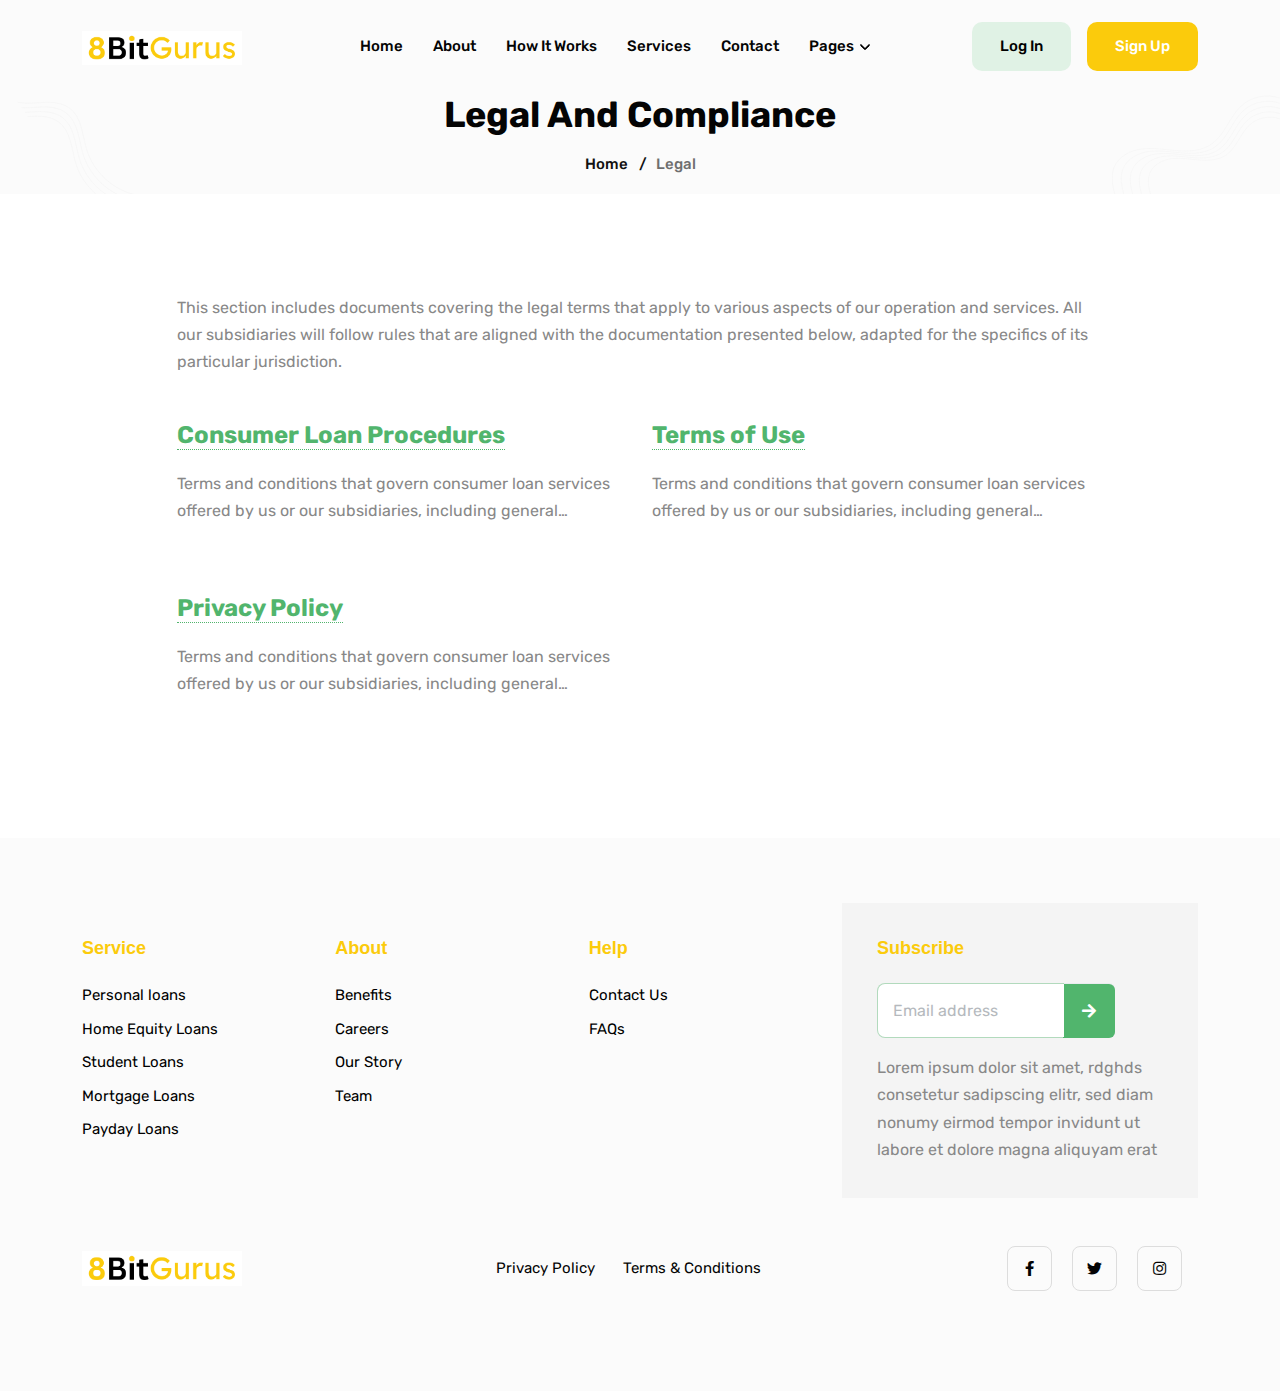
<file: legal.html>
<!DOCTYPE html>

<!--
 // WEBSITE: https://themefisher.com
 // TWITTER: https://twitter.com/themefisher
 // FACEBOOK: https://www.facebook.com/themefisher
 // GITHUB: https://github.com/themefisher/
-->

<html lang="en-us">

<head>
	<meta charset="utf-8">
	<title>Wallet - Payday Loan Service Template</title>
	<meta name="viewport" content="width=device-width, initial-scale=1, maximum-scale=5">
	<meta name="description" content="This is meta description">
	<meta name="author" content="Themefisher">
	<link rel="shortcut icon" href="images/favicon.png" type="image/x-icon">
	<link rel="icon" href="images/favicon.png" type="image/x-icon">

	<!-- # Google Fonts -->
	<link rel="preconnect" href="https://fonts.googleapis.com">
	<link rel="preconnect" href="https://fonts.gstatic.com" crossorigin>
	<link href="https://fonts.googleapis.com/css2?family=Rubik:wght@400;500;700&display=swap" rel="stylesheet">

	<!-- # CSS Plugins -->
	<link rel="stylesheet" href="plugins/slick/slick.css">
	<link rel="stylesheet" href="plugins/font-awesome/fontawesome.min.css">
	<link rel="stylesheet" href="plugins/font-awesome/brands.css">
	<link rel="stylesheet" href="plugins/font-awesome/solid.css">

	<!-- # Main Style Sheet -->
	<link rel="stylesheet" href="css/style.css">
</head>

<body>

<!-- navigation -->
<header class="navigation bg-tertiary">
	<nav class="navbar navbar-expand-xl navbar-light text-center py-3">
		<div class="container">
			<a class="navbar-brand" href="index.html">
				<img loading="prelaod" decoding="async" class="img-fluid" width="160" src="images/logo.png" alt="Wallet">
			</a>
			<button class="navbar-toggler" type="button" data-bs-toggle="collapse" data-bs-target="#navbarSupportedContent" aria-controls="navbarSupportedContent" aria-expanded="false" aria-label="Toggle navigation"> <span class="navbar-toggler-icon"></span>
			</button>
			<div class="collapse navbar-collapse" id="navbarSupportedContent">
				<ul class="navbar-nav mx-auto mb-2 mb-lg-0">
					<li class="nav-item"> <a class="nav-link" href="index.html">Home</a>
					</li>
					<li class="nav-item "> <a class="nav-link" href="about.html">About</a>
					</li>
					<li class="nav-item "> <a class="nav-link" href="how-it-works.html">How It Works</a>
					</li>
					<li class="nav-item "> <a class="nav-link" href="services.html">Services</a>
					</li>
					<li class="nav-item "> <a class="nav-link" href="contact.html">Contact</a>
					</li>
					<li class="nav-item dropdown"> <a class="nav-link dropdown-toggle" href="#" id="navbarDropdown" role="button" data-bs-toggle="dropdown" aria-expanded="false">Pages</a>
						<ul class="dropdown-menu" aria-labelledby="navbarDropdown">
							<li><a class="dropdown-item " href="blog.html">Blog</a>
							</li>
							<li><a class="dropdown-item " href="blog-details.html">Blog Details</a>
							</li>
							<li><a class="dropdown-item " href="service-details.html">Service Details</a>
							</li>
							<li><a class="dropdown-item " href="faq.html">FAQ&#39;s</a>
							</li>
							<li><a class="dropdown-item " href="legal.html">Legal</a>
							</li>
							<li><a class="dropdown-item " href="terms.html">Terms &amp; Condition</a>
							</li>
							<li><a class="dropdown-item " href="privacy-policy.html">Privacy &amp; Policy</a>
							</li>
						</ul>
					</li>
				</ul>
				<!-- account btn --> <a href="#!" class="btn btn-outline-primary">Log In</a>
				<!-- account btn --> <a href="#!" class="btn btn-primary ms-2 ms-lg-3">Sign Up</a>
			</div>
		</div>
	</nav>
</header>
<!-- /navigation -->

<div class="modal applyLoanModal fade" id="applyLoan" tabindex="-1" aria-labelledby="applyLoanLabel" aria-hidden="true">
  <div class="modal-dialog modal-dialog-centered">
    <div class="modal-content">
      <div class="modal-header border-bottom-0">
        <h4 class="modal-title" id="exampleModalLabel">How much do you need?</h4>
        <button type="button" class="btn-close" data-bs-dismiss="modal" aria-label="Close"></button>
      </div>
      <div class="modal-body">
        <form action="#!" method="post">
          <div class="row">
            <div class="col-lg-6 mb-4 pb-2">
              <div class="form-group">
                <label for="loan_amount" class="form-label">Amount</label>
                <input type="number" class="form-control shadow-none" id="loan_amount" placeholder="ex: 25000">
              </div>
            </div>
            <div class="col-lg-6 mb-4 pb-2">
              <div class="form-group">
                <label for="loan_how_long_for" class="form-label">How long for?</label>
                <input type="number" class="form-control shadow-none" id="loan_how_long_for" placeholder="ex: 12">
              </div>
            </div>
            <div class="col-lg-12 mb-4 pb-2">
              <div class="form-group">
                <label for="loan_repayment" class="form-label">Repayment</label>
                <input type="number" class="form-control shadow-none" id="loan_repayment" disabled>
              </div>
            </div>
            <div class="col-lg-6 mb-4 pb-2">
              <div class="form-group">
                <label for="loan_full_name" class="form-label">Full Name</label>
                <input type="text" class="form-control shadow-none" id="loan_full_name">
              </div>
            </div>
            <div class="col-lg-6 mb-4 pb-2">
              <div class="form-group">
                <label for="loan_email_address" class="form-label">Email address</label>
                <input type="email" class="form-control shadow-none" id="loan_email_address">
              </div>
            </div>
            <div class="col-lg-12">
              <button type="submit" class="btn btn-primary w-100">Get Your Loan Now</button>
            </div>
          </div>
        </form>
      </div>
    </div>
  </div>
</div>

<section class="page-header bg-tertiary">
  <div class="container">
    <div class="row">
      <div class="col-8 mx-auto text-center">
        <h2 class="mb-3 text-capitalize">Legal and Compliance</h2>
        <ul class="list-inline breadcrumbs text-capitalize" style="font-weight:500">
          <li class="list-inline-item"><a href="index.html">Home</a>
          </li>
          <li class="list-inline-item">/ &nbsp; <a href="legal.html">Legal</a>
          </li>
        </ul>
      </div>
    </div>
  </div>
  <div class="has-shapes">
    <svg class="shape shape-left text-light" viewBox="0 0 192 752" fill="none" xmlns="http://www.w3.org/2000/svg">
      <path
        d="M-30.883 0C-41.3436 36.4248 -22.7145 75.8085 4.29154 102.398C31.2976 128.987 65.8677 146.199 97.6457 166.87C129.424 187.542 160.139 213.902 172.162 249.847C193.542 313.799 149.886 378.897 129.069 443.036C97.5623 540.079 122.109 653.229 191 728.495"
        stroke="currentColor" stroke-miterlimit="10" />
      <path
        d="M-55.5959 7.52271C-66.0565 43.9475 -47.4274 83.3312 -20.4214 109.92C6.58466 136.51 41.1549 153.722 72.9328 174.393C104.711 195.064 135.426 221.425 147.449 257.37C168.829 321.322 125.174 386.42 104.356 450.559C72.8494 547.601 97.3965 660.752 166.287 736.018"
        stroke="currentColor" stroke-miterlimit="10" />
      <path
        d="M-80.3302 15.0449C-90.7909 51.4697 -72.1617 90.8535 -45.1557 117.443C-18.1497 144.032 16.4205 161.244 48.1984 181.915C79.9763 202.587 110.691 228.947 122.715 264.892C144.095 328.844 100.439 393.942 79.622 458.081C48.115 555.123 72.6622 668.274 141.552 743.54"
        stroke="currentColor" stroke-miterlimit="10" />
      <path
        d="M-105.045 22.5676C-115.506 58.9924 -96.8766 98.3762 -69.8706 124.965C-42.8646 151.555 -8.29436 168.767 23.4835 189.438C55.2615 210.109 85.9766 236.469 98.0001 272.415C119.38 336.367 75.7243 401.464 54.9072 465.604C23.4002 562.646 47.9473 675.796 116.838 751.063"
        stroke="currentColor" stroke-miterlimit="10" />
    </svg>
    <svg class="shape shape-right text-light" viewBox="0 0 731 746" fill="none" xmlns="http://www.w3.org/2000/svg">
      <path
        d="M12.1794 745.14C1.80036 707.275 -5.75764 666.015 8.73984 629.537C27.748 581.745 80.4729 554.968 131.538 548.843C182.604 542.703 234.032 552.841 285.323 556.748C336.615 560.64 391.543 557.276 433.828 527.964C492.452 487.323 511.701 408.123 564.607 360.255C608.718 320.353 675.307 307.183 731.29 327.323"
        stroke="currentColor" stroke-miterlimit="10" />
      <path
        d="M51.0253 745.14C41.2045 709.326 34.0538 670.284 47.7668 635.783C65.7491 590.571 115.623 565.242 163.928 559.449C212.248 553.641 260.884 563.235 309.4 566.931C357.916 570.627 409.887 567.429 449.879 539.701C505.35 501.247 523.543 426.331 573.598 381.059C615.326 343.314 678.324 330.853 731.275 349.906"
        stroke="currentColor" stroke-miterlimit="10" />
      <path
        d="M89.8715 745.14C80.6239 711.363 73.8654 674.568 86.8091 642.028C103.766 599.396 150.788 575.515 196.347 570.054C241.906 564.578 287.767 573.629 333.523 577.099C379.278 580.584 428.277 577.567 465.976 551.423C518.279 515.172 535.431 444.525 582.62 401.832C621.964 366.229 681.356 354.493 731.291 372.46"
        stroke="currentColor" stroke-miterlimit="10" />
      <path
        d="M128.718 745.14C120.029 713.414 113.678 678.838 125.837 648.274C141.768 608.221 185.939 585.788 228.737 580.659C271.536 575.515 314.621 584.008 357.6 587.282C400.58 590.556 446.607 587.719 482.028 563.16C531.163 529.111 547.275 462.733 591.612 422.635C628.572 389.19 684.375 378.162 731.276 395.043"
        stroke="currentColor" stroke-miterlimit="10" />
      <path
        d="M167.564 745.14C159.432 715.451 153.504 683.107 164.863 654.519C179.753 617.046 221.088 596.062 261.126 591.265C301.164 586.452 341.473 594.402 381.677 597.465C421.88 600.527 464.95 597.872 498.094 574.896C544.061 543.035 559.146 480.942 600.617 443.423C635.194 412.135 687.406 401.817 731.276 417.612"
        stroke="currentColor" stroke-miterlimit="10" />
      <path
        d="M817.266 289.466C813.108 259.989 787.151 237.697 759.261 227.271C731.372 216.846 701.077 215.553 671.666 210.904C642.254 206.24 611.795 197.156 591.664 175.224C555.853 136.189 566.345 75.5336 560.763 22.8649C552.302 -56.8256 498.487 -130.133 425 -162.081"
        stroke="currentColor" stroke-miterlimit="10" />
      <path
        d="M832.584 276.159C828.427 246.683 802.469 224.391 774.58 213.965C746.69 203.539 716.395 202.246 686.984 197.598C657.573 192.934 627.114 183.85 606.982 161.918C571.172 122.883 581.663 62.2275 576.082 9.55873C567.62 -70.1318 513.806 -143.439 440.318 -175.387"
        stroke="currentColor" stroke-miterlimit="10" />
      <path
        d="M847.904 262.853C843.747 233.376 817.789 211.084 789.9 200.659C762.011 190.233 731.716 188.94 702.304 184.292C672.893 179.627 642.434 170.544 622.303 148.612C586.492 109.577 596.983 48.9211 591.402 -3.74766C582.94 -83.4382 529.126 -156.746 455.638 -188.694"
        stroke="currentColor" stroke-miterlimit="10" />
      <path
        d="M863.24 249.547C859.083 220.07 833.125 197.778 805.236 187.353C777.347 176.927 747.051 175.634 717.64 170.986C688.229 166.321 657.77 157.237 637.639 135.306C601.828 96.2707 612.319 35.6149 606.738 -17.0538C598.276 -96.7443 544.462 -170.052 470.974 -202"
        stroke="currentColor" stroke-miterlimit="10" />
    </svg>
  </div>
</section>

<section class="section-sm">
  <div class="container">
    <div class="row">
      <div class="col-lg-10 mx-auto">
        <div class="content">
          <p>This section includes documents covering the legal terms that apply to various aspects of our operation and
            services. All our subsidiaries will follow rules that are aligned with the documentation presented below,
            adapted for the specifics of its particular jurisdiction.</p>
          <div class="row">
            <div class="col-lg-6 mb-4">
              <h3 id="consumer-loan-procedureshow-it-works"><a href="how-it-works.html">Consumer Loan Procedures</a></h3>
              <p>Terms and conditions that govern consumer loan services offered by us or our subsidiaries, including
                general&hellip;
            </div>
            <div class="col-lg-6 mb-4">
              <h3 id="terms-of-useterms"><a href="terms.html">Terms of Use</a></h3>
              <p>Terms and conditions that govern consumer loan services offered by us or our subsidiaries, including
                general&hellip;
            </div>
            <div class="col-lg-6 mb-4">
              <h3 id="privacy-policyprivacy-policy"><a href="privacy-policy.html">Privacy Policy</a></h3>
              <p>Terms and conditions that govern consumer loan services offered by us or our subsidiaries, including
                general&hellip;
            </div>
          </div>
        </div>
      </div>
    </div>
  </div>
</section>

<footer class="section-sm bg-tertiary">
	<div class="container">
		<div class="row justify-content-between">
			<div class="col-lg-2 col-md-4 col-6 mb-4">
				<div class="footer-widget">
					<h5 class="mb-4 text-primary font-secondary">Service</h5>
					<ul class="list-unstyled">
						<li class="mb-2"><a href="service-details.html">Personal loans</a>
						</li>
						<li class="mb-2"><a href="service-details.html">Home Equity Loans</a>
						</li>
						<li class="mb-2"><a href="service-details.html">Student Loans</a>
						</li>
						<li class="mb-2"><a href="service-details.html">Mortgage Loans</a>
						</li>
						<li class="mb-2"><a href="service-details.html">Payday Loans</a>
						</li>
					</ul>
				</div>
			</div>
			<div class="col-lg-2 col-md-4 col-6 mb-4">
				<div class="footer-widget">
					<h5 class="mb-4 text-primary font-secondary">About</h5>
					<ul class="list-unstyled">
						<li class="mb-2"><a href="#!">Benefits</a>
						</li>
						<li class="mb-2"><a href="#!">Careers</a>
						</li>
						<li class="mb-2"><a href="#!">Our Story</a>
						</li>
						<li class="mb-2"><a href="#!">Team</a>
						</li>
					</ul>
				</div>
			</div>
			<div class="col-lg-2 col-md-4 col-6 mb-4">
				<div class="footer-widget">
					<h5 class="mb-4 text-primary font-secondary">Help</h5>
					<ul class="list-unstyled">
						<li class="mb-2"><a href="contact.html">Contact Us</a>
						</li>
						<li class="mb-2"><a href="faq.html">FAQs</a>
						</li>
					</ul>
				</div>
			</div>
			<div class="col-lg-4 col-md-12 newsletter-form">
				<div style="background-color: #F4F4F4; padding: 35px;">
					<h5 class="mb-4 text-primary font-secondary">Subscribe</h5>
					<div class="pe-0 pe-xl-5">
						<form action="#!" method="post" name="mc-embedded-subscribe-form" target="_blank">
							<div class="input-group mb-3">
								<input type="text" class="form-control shadow-none bg-white border-end-0" placeholder="Email address"> <span class="input-group-text border-0 p-0">
                    <button class="input-group-text border-0 bg-primary" type="submit" name="subscribe"
                      aria-label="Subscribe for Newsletter"><i class="fas fa-arrow-right"></i></button>
                  </span>
							</div>
							<div style="position: absolute; left: -5000px;" aria-hidden="true">
								<input type="text" name="b_463ee871f45d2d93748e77cad_a0a2c6d074" tabindex="-1">
							</div>
						</form>
					</div>
					<p class="mb-0">Lorem ipsum dolor sit amet, rdghds consetetur sadipscing elitr, sed diam nonumy eirmod tempor invidunt ut labore et dolore magna aliquyam erat</p>
				</div>
			</div>
		</div>
		<div class="row align-items-center mt-5 text-center text-md-start">
			<div class="col-lg-4">
        <a href="index.html">
          <img loading="prelaod" decoding="async" class="img-fluid" width="160" src="images/logo.png" alt="Wallet">
        </a>
			</div>
			<div class="col-lg-4 col-md-6 mt-4 mt-lg-0">
				<ul class="list-unstyled list-inline mb-0 text-lg-center">
					<li class="list-inline-item me-4"><a class="text-black" href="privacy-policy.html">Privacy Policy</a>
					</li>
					<li class="list-inline-item me-4"><a class="text-black" href="terms.html">Terms &amp; Conditions</a>
					</li>
				</ul>
			</div>
			<div class="col-lg-4 col-md-6 text-md-end mt-4 mt-md-0">
				<ul class="list-unstyled list-inline mb-0 social-icons">
					<li class="list-inline-item me-3"><a title="Explorer Facebook Profile" class="text-black" href="https://facebook.com/"><i class="fab fa-facebook-f"></i></a>
					</li>
					<li class="list-inline-item me-3"><a title="Explorer Twitter Profile" class="text-black" href="https://twitter.com/"><i class="fab fa-twitter"></i></a>
					</li>
					<li class="list-inline-item me-3"><a title="Explorer Instagram Profile" class="text-black" href="https://instagram.com/"><i class="fab fa-instagram"></i></a>
					</li>
				</ul>
			</div>
		</div>
	</div>
</footer>


<!-- # JS Plugins -->
<script src="plugins/jquery/jquery.min.js"></script>
<script src="plugins/bootstrap/bootstrap.min.js"></script>
<script src="plugins/slick/slick.min.js"></script>
<script src="plugins/scrollmenu/scrollmenu.min.js"></script>

<!-- Main Script -->
<script src="js/script.js"></script>

</body>
</html>
</file>
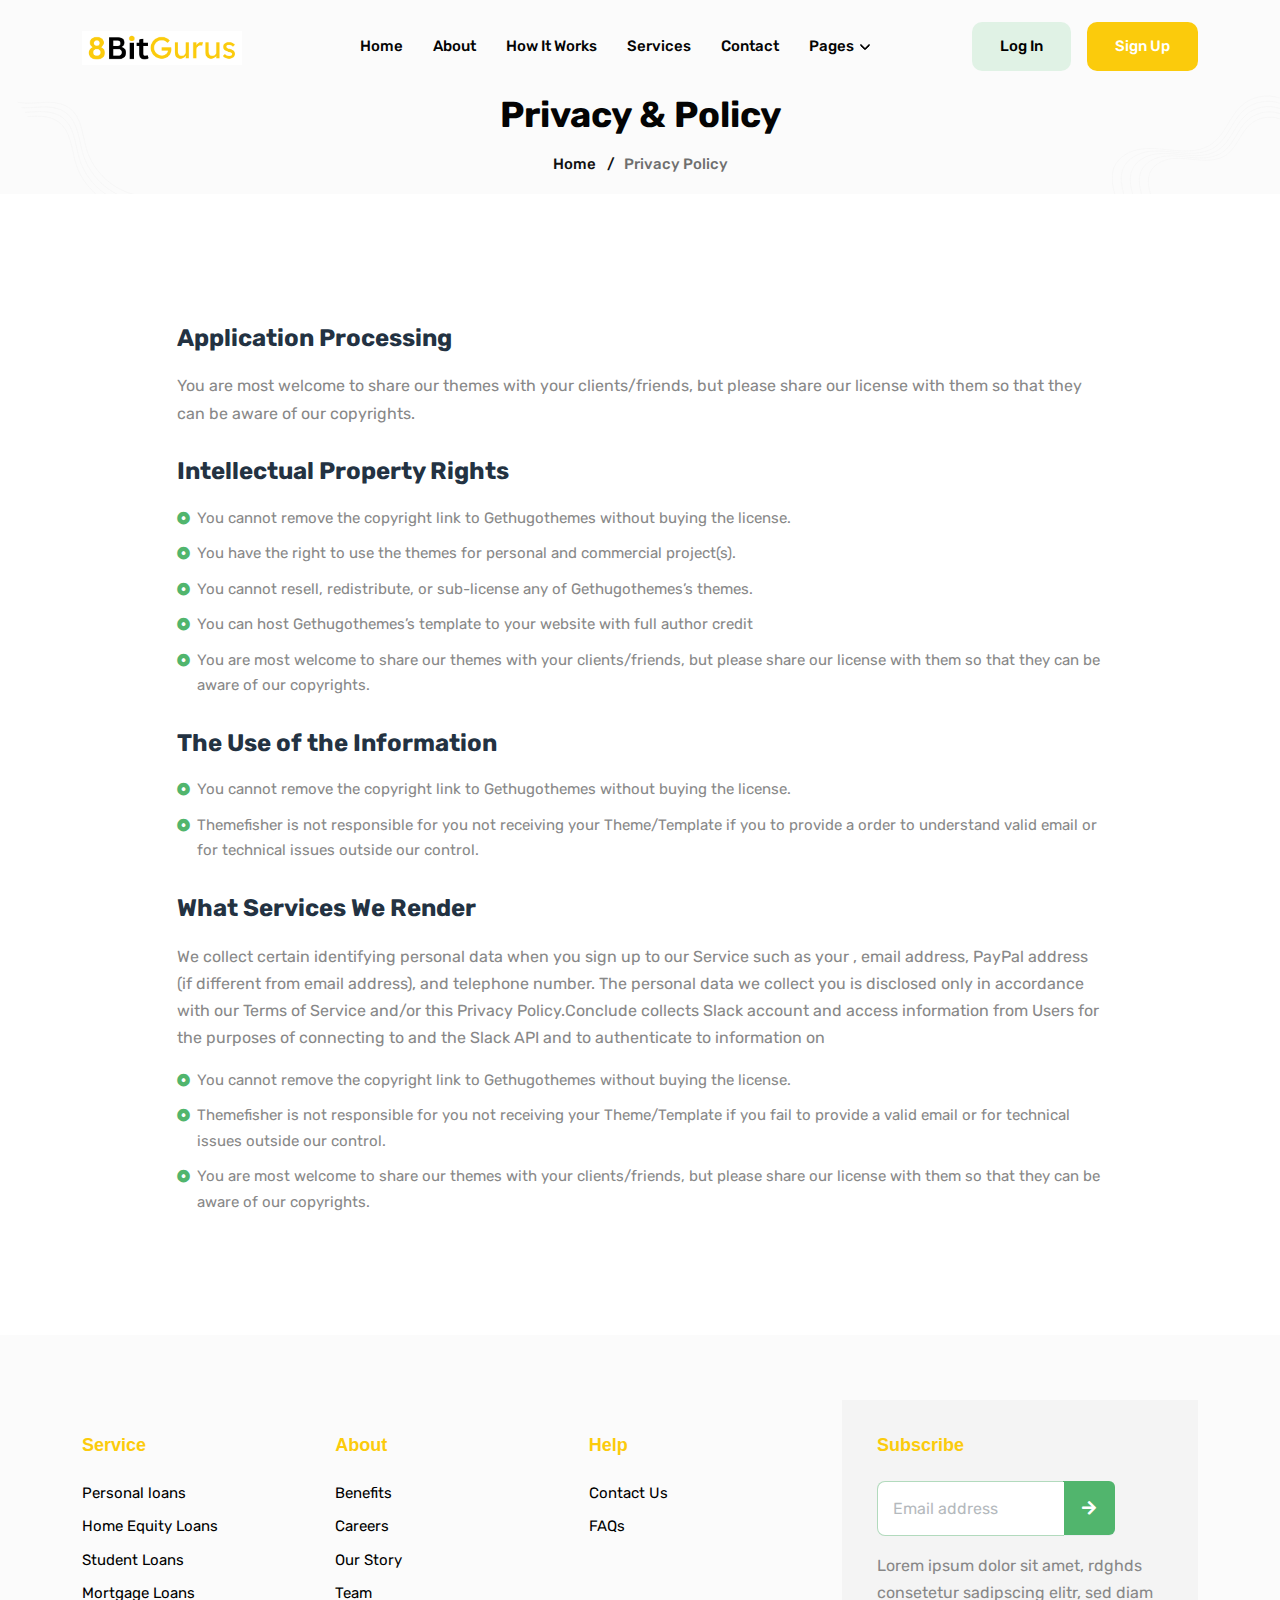
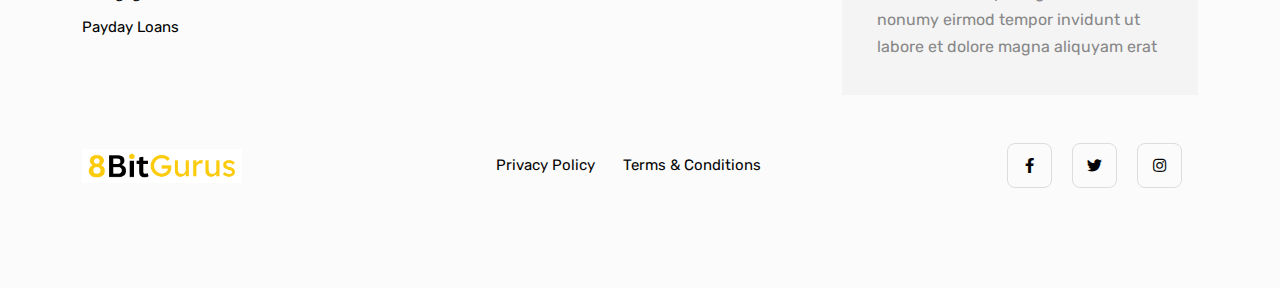
<file: privacy-policy.html>
<!DOCTYPE html>

<!--
 // WEBSITE: https://themefisher.com
 // TWITTER: https://twitter.com/themefisher
 // FACEBOOK: https://www.facebook.com/themefisher
 // GITHUB: https://github.com/themefisher/
-->

<html lang="en-us">

<head>
	<meta charset="utf-8">
	<title>Wallet - Payday Loan Service Template</title>
	<meta name="viewport" content="width=device-width, initial-scale=1, maximum-scale=5">
	<meta name="description" content="This is meta description">
	<meta name="author" content="Themefisher">
	<link rel="shortcut icon" href="images/favicon.png" type="image/x-icon">
	<link rel="icon" href="images/favicon.png" type="image/x-icon">

	<!-- # Google Fonts -->
	<link rel="preconnect" href="https://fonts.googleapis.com">
	<link rel="preconnect" href="https://fonts.gstatic.com" crossorigin>
	<link href="https://fonts.googleapis.com/css2?family=Rubik:wght@400;500;700&display=swap" rel="stylesheet">

	<!-- # CSS Plugins -->
	<link rel="stylesheet" href="plugins/slick/slick.css">
	<link rel="stylesheet" href="plugins/font-awesome/fontawesome.min.css">
	<link rel="stylesheet" href="plugins/font-awesome/brands.css">
	<link rel="stylesheet" href="plugins/font-awesome/solid.css">

	<!-- # Main Style Sheet -->
	<link rel="stylesheet" href="css/style.css">
</head>

<body>

<!-- navigation -->
<header class="navigation bg-tertiary">
	<nav class="navbar navbar-expand-xl navbar-light text-center py-3">
		<div class="container">
			<a class="navbar-brand" href="index.html">
				<img loading="prelaod" decoding="async" class="img-fluid" width="160" src="images/logo.png" alt="Wallet">
			</a>
			<button class="navbar-toggler" type="button" data-bs-toggle="collapse" data-bs-target="#navbarSupportedContent" aria-controls="navbarSupportedContent" aria-expanded="false" aria-label="Toggle navigation"> <span class="navbar-toggler-icon"></span>
			</button>
			<div class="collapse navbar-collapse" id="navbarSupportedContent">
				<ul class="navbar-nav mx-auto mb-2 mb-lg-0">
					<li class="nav-item"> <a class="nav-link" href="index.html">Home</a>
					</li>
					<li class="nav-item "> <a class="nav-link" href="about.html">About</a>
					</li>
					<li class="nav-item "> <a class="nav-link" href="how-it-works.html">How It Works</a>
					</li>
					<li class="nav-item "> <a class="nav-link" href="services.html">Services</a>
					</li>
					<li class="nav-item "> <a class="nav-link" href="contact.html">Contact</a>
					</li>
					<li class="nav-item dropdown"> <a class="nav-link dropdown-toggle" href="#" id="navbarDropdown" role="button" data-bs-toggle="dropdown" aria-expanded="false">Pages</a>
						<ul class="dropdown-menu" aria-labelledby="navbarDropdown">
							<li><a class="dropdown-item " href="blog.html">Blog</a>
							</li>
							<li><a class="dropdown-item " href="blog-details.html">Blog Details</a>
							</li>
							<li><a class="dropdown-item " href="service-details.html">Service Details</a>
							</li>
							<li><a class="dropdown-item " href="faq.html">FAQ&#39;s</a>
							</li>
							<li><a class="dropdown-item " href="legal.html">Legal</a>
							</li>
							<li><a class="dropdown-item " href="terms.html">Terms &amp; Condition</a>
							</li>
							<li><a class="dropdown-item " href="privacy-policy.html">Privacy &amp; Policy</a>
							</li>
						</ul>
					</li>
				</ul>
				<!-- account btn --> <a href="#!" class="btn btn-outline-primary">Log In</a>
				<!-- account btn --> <a href="#!" class="btn btn-primary ms-2 ms-lg-3">Sign Up</a>
			</div>
		</div>
	</nav>
</header>
<!-- /navigation -->

<div class="modal applyLoanModal fade" id="applyLoan" tabindex="-1" aria-labelledby="applyLoanLabel" aria-hidden="true">
  <div class="modal-dialog modal-dialog-centered">
    <div class="modal-content">
      <div class="modal-header border-bottom-0">
        <h4 class="modal-title" id="exampleModalLabel">How much do you need?</h4>
        <button type="button" class="btn-close" data-bs-dismiss="modal" aria-label="Close"></button>
      </div>
      <div class="modal-body">
        <form action="#!" method="post">
          <div class="row">
            <div class="col-lg-6 mb-4 pb-2">
              <div class="form-group">
                <label for="loan_amount" class="form-label">Amount</label>
                <input type="number" class="form-control shadow-none" id="loan_amount" placeholder="ex: 25000">
              </div>
            </div>
            <div class="col-lg-6 mb-4 pb-2">
              <div class="form-group">
                <label for="loan_how_long_for" class="form-label">How long for?</label>
                <input type="number" class="form-control shadow-none" id="loan_how_long_for" placeholder="ex: 12">
              </div>
            </div>
            <div class="col-lg-12 mb-4 pb-2">
              <div class="form-group">
                <label for="loan_repayment" class="form-label">Repayment</label>
                <input type="number" class="form-control shadow-none" id="loan_repayment" disabled>
              </div>
            </div>
            <div class="col-lg-6 mb-4 pb-2">
              <div class="form-group">
                <label for="loan_full_name" class="form-label">Full Name</label>
                <input type="text" class="form-control shadow-none" id="loan_full_name">
              </div>
            </div>
            <div class="col-lg-6 mb-4 pb-2">
              <div class="form-group">
                <label for="loan_email_address" class="form-label">Email address</label>
                <input type="email" class="form-control shadow-none" id="loan_email_address">
              </div>
            </div>
            <div class="col-lg-12">
              <button type="submit" class="btn btn-primary w-100">Get Your Loan Now</button>
            </div>
          </div>
        </form>
      </div>
    </div>
  </div>
</div>

<section class="page-header bg-tertiary">
  <div class="container">
    <div class="row">
      <div class="col-8 mx-auto text-center">
        <h2 class="mb-3 text-capitalize">Privacy &amp; Policy</h2>
        <ul class="list-inline breadcrumbs text-capitalize" style="font-weight:500">
          <li class="list-inline-item"><a href="index.html">Home</a>
          </li>
          <li class="list-inline-item">/ &nbsp; <a href="privacy-policy.html">Privacy Policy</a>
          </li>
        </ul>
      </div>
    </div>
  </div>
  <div class="has-shapes">
    <svg class="shape shape-left text-light" viewBox="0 0 192 752" fill="none" xmlns="http://www.w3.org/2000/svg">
      <path
        d="M-30.883 0C-41.3436 36.4248 -22.7145 75.8085 4.29154 102.398C31.2976 128.987 65.8677 146.199 97.6457 166.87C129.424 187.542 160.139 213.902 172.162 249.847C193.542 313.799 149.886 378.897 129.069 443.036C97.5623 540.079 122.109 653.229 191 728.495"
        stroke="currentColor" stroke-miterlimit="10" />
      <path
        d="M-55.5959 7.52271C-66.0565 43.9475 -47.4274 83.3312 -20.4214 109.92C6.58466 136.51 41.1549 153.722 72.9328 174.393C104.711 195.064 135.426 221.425 147.449 257.37C168.829 321.322 125.174 386.42 104.356 450.559C72.8494 547.601 97.3965 660.752 166.287 736.018"
        stroke="currentColor" stroke-miterlimit="10" />
      <path
        d="M-80.3302 15.0449C-90.7909 51.4697 -72.1617 90.8535 -45.1557 117.443C-18.1497 144.032 16.4205 161.244 48.1984 181.915C79.9763 202.587 110.691 228.947 122.715 264.892C144.095 328.844 100.439 393.942 79.622 458.081C48.115 555.123 72.6622 668.274 141.552 743.54"
        stroke="currentColor" stroke-miterlimit="10" />
      <path
        d="M-105.045 22.5676C-115.506 58.9924 -96.8766 98.3762 -69.8706 124.965C-42.8646 151.555 -8.29436 168.767 23.4835 189.438C55.2615 210.109 85.9766 236.469 98.0001 272.415C119.38 336.367 75.7243 401.464 54.9072 465.604C23.4002 562.646 47.9473 675.796 116.838 751.063"
        stroke="currentColor" stroke-miterlimit="10" />
    </svg>
    <svg class="shape shape-right text-light" viewBox="0 0 731 746" fill="none" xmlns="http://www.w3.org/2000/svg">
      <path
        d="M12.1794 745.14C1.80036 707.275 -5.75764 666.015 8.73984 629.537C27.748 581.745 80.4729 554.968 131.538 548.843C182.604 542.703 234.032 552.841 285.323 556.748C336.615 560.64 391.543 557.276 433.828 527.964C492.452 487.323 511.701 408.123 564.607 360.255C608.718 320.353 675.307 307.183 731.29 327.323"
        stroke="currentColor" stroke-miterlimit="10" />
      <path
        d="M51.0253 745.14C41.2045 709.326 34.0538 670.284 47.7668 635.783C65.7491 590.571 115.623 565.242 163.928 559.449C212.248 553.641 260.884 563.235 309.4 566.931C357.916 570.627 409.887 567.429 449.879 539.701C505.35 501.247 523.543 426.331 573.598 381.059C615.326 343.314 678.324 330.853 731.275 349.906"
        stroke="currentColor" stroke-miterlimit="10" />
      <path
        d="M89.8715 745.14C80.6239 711.363 73.8654 674.568 86.8091 642.028C103.766 599.396 150.788 575.515 196.347 570.054C241.906 564.578 287.767 573.629 333.523 577.099C379.278 580.584 428.277 577.567 465.976 551.423C518.279 515.172 535.431 444.525 582.62 401.832C621.964 366.229 681.356 354.493 731.291 372.46"
        stroke="currentColor" stroke-miterlimit="10" />
      <path
        d="M128.718 745.14C120.029 713.414 113.678 678.838 125.837 648.274C141.768 608.221 185.939 585.788 228.737 580.659C271.536 575.515 314.621 584.008 357.6 587.282C400.58 590.556 446.607 587.719 482.028 563.16C531.163 529.111 547.275 462.733 591.612 422.635C628.572 389.19 684.375 378.162 731.276 395.043"
        stroke="currentColor" stroke-miterlimit="10" />
      <path
        d="M167.564 745.14C159.432 715.451 153.504 683.107 164.863 654.519C179.753 617.046 221.088 596.062 261.126 591.265C301.164 586.452 341.473 594.402 381.677 597.465C421.88 600.527 464.95 597.872 498.094 574.896C544.061 543.035 559.146 480.942 600.617 443.423C635.194 412.135 687.406 401.817 731.276 417.612"
        stroke="currentColor" stroke-miterlimit="10" />
      <path
        d="M817.266 289.466C813.108 259.989 787.151 237.697 759.261 227.271C731.372 216.846 701.077 215.553 671.666 210.904C642.254 206.24 611.795 197.156 591.664 175.224C555.853 136.189 566.345 75.5336 560.763 22.8649C552.302 -56.8256 498.487 -130.133 425 -162.081"
        stroke="currentColor" stroke-miterlimit="10" />
      <path
        d="M832.584 276.159C828.427 246.683 802.469 224.391 774.58 213.965C746.69 203.539 716.395 202.246 686.984 197.598C657.573 192.934 627.114 183.85 606.982 161.918C571.172 122.883 581.663 62.2275 576.082 9.55873C567.62 -70.1318 513.806 -143.439 440.318 -175.387"
        stroke="currentColor" stroke-miterlimit="10" />
      <path
        d="M847.904 262.853C843.747 233.376 817.789 211.084 789.9 200.659C762.011 190.233 731.716 188.94 702.304 184.292C672.893 179.627 642.434 170.544 622.303 148.612C586.492 109.577 596.983 48.9211 591.402 -3.74766C582.94 -83.4382 529.126 -156.746 455.638 -188.694"
        stroke="currentColor" stroke-miterlimit="10" />
      <path
        d="M863.24 249.547C859.083 220.07 833.125 197.778 805.236 187.353C777.347 176.927 747.051 175.634 717.64 170.986C688.229 166.321 657.77 157.237 637.639 135.306C601.828 96.2707 612.319 35.6149 606.738 -17.0538C598.276 -96.7443 544.462 -170.052 470.974 -202"
        stroke="currentColor" stroke-miterlimit="10" />
    </svg>
  </div>
</section>

<section class="section-sm">
  <div class="container">
    <div class="row">
      <div class="col-lg-10 mx-auto">
        <div class="content">
          <h3 id="application-processing">Application Processing</h3>
          <p>You are most welcome to share our themes with your clients/friends, but please share our license with them
            so that they can be aware of our copyrights.</p>
          <h3 id="intellectual-property-rights">Intellectual Property Rights</h3>
          <ul>
            <li>You cannot remove the copyright link to Gethugothemes without buying the license.</li>
            <li>You have the right to use the themes for personal and commercial project(s).</li>
            <li>You cannot resell, redistribute, or sub-license any of Gethugothemes’s themes.</li>
            <li>You can host Gethugothemes’s template to your website with full author credit</li>
            <li>You are most welcome to share our themes with your clients/friends, but please share our license with
              them so that they can be aware of our copyrights.</li>
          </ul>
          <h3 id="the-use-of-the-information">The Use of the Information</h3>
          <ul>
            <li>You cannot remove the copyright link to Gethugothemes without buying the license.</li>
            <li>Themefisher is not responsible for you not receiving your Theme/Template if you to provide a order to
              understand valid email or for technical issues outside our control.</li>
          </ul>
          <h3 id="what-services-we-render">What Services We Render</h3>
          <p>We collect certain identifying personal data when you sign up to our Service such as your , email address,
            PayPal address (if different from email address), and telephone number. The personal data we collect you is
            disclosed only in accordance with our Terms of Service and/or this Privacy Policy.Conclude collects Slack
            account and access information from Users for the purposes of connecting to and the Slack API and to
            authenticate to information on</p>
          <ul>
            <li>You cannot remove the copyright link to Gethugothemes without buying the license.</li>
            <li>Themefisher is not responsible for you not receiving your Theme/Template if you fail to provide a valid
              email or for technical issues outside our control.</li>
            <li>You are most welcome to share our themes with your clients/friends, but please share our license with
              them so that they can be aware of our copyrights.</li>
          </ul>
        </div>
      </div>
    </div>
  </div>
</section>

<footer class="section-sm bg-tertiary">
	<div class="container">
		<div class="row justify-content-between">
			<div class="col-lg-2 col-md-4 col-6 mb-4">
				<div class="footer-widget">
					<h5 class="mb-4 text-primary font-secondary">Service</h5>
					<ul class="list-unstyled">
						<li class="mb-2"><a href="service-details.html">Personal loans</a>
						</li>
						<li class="mb-2"><a href="service-details.html">Home Equity Loans</a>
						</li>
						<li class="mb-2"><a href="service-details.html">Student Loans</a>
						</li>
						<li class="mb-2"><a href="service-details.html">Mortgage Loans</a>
						</li>
						<li class="mb-2"><a href="service-details.html">Payday Loans</a>
						</li>
					</ul>
				</div>
			</div>
			<div class="col-lg-2 col-md-4 col-6 mb-4">
				<div class="footer-widget">
					<h5 class="mb-4 text-primary font-secondary">About</h5>
					<ul class="list-unstyled">
						<li class="mb-2"><a href="#!">Benefits</a>
						</li>
						<li class="mb-2"><a href="#!">Careers</a>
						</li>
						<li class="mb-2"><a href="#!">Our Story</a>
						</li>
						<li class="mb-2"><a href="#!">Team</a>
						</li>
					</ul>
				</div>
			</div>
			<div class="col-lg-2 col-md-4 col-6 mb-4">
				<div class="footer-widget">
					<h5 class="mb-4 text-primary font-secondary">Help</h5>
					<ul class="list-unstyled">
						<li class="mb-2"><a href="contact.html">Contact Us</a>
						</li>
						<li class="mb-2"><a href="faq.html">FAQs</a>
						</li>
					</ul>
				</div>
			</div>
			<div class="col-lg-4 col-md-12 newsletter-form">
				<div style="background-color: #F4F4F4; padding: 35px;">
					<h5 class="mb-4 text-primary font-secondary">Subscribe</h5>
					<div class="pe-0 pe-xl-5">
						<form action="#!" method="post" name="mc-embedded-subscribe-form" target="_blank">
							<div class="input-group mb-3">
								<input type="text" class="form-control shadow-none bg-white border-end-0" placeholder="Email address"> <span class="input-group-text border-0 p-0">
                    <button class="input-group-text border-0 bg-primary" type="submit" name="subscribe"
                      aria-label="Subscribe for Newsletter"><i class="fas fa-arrow-right"></i></button>
                  </span>
							</div>
							<div style="position: absolute; left: -5000px;" aria-hidden="true">
								<input type="text" name="b_463ee871f45d2d93748e77cad_a0a2c6d074" tabindex="-1">
							</div>
						</form>
					</div>
					<p class="mb-0">Lorem ipsum dolor sit amet, rdghds consetetur sadipscing elitr, sed diam nonumy eirmod tempor invidunt ut labore et dolore magna aliquyam erat</p>
				</div>
			</div>
		</div>
		<div class="row align-items-center mt-5 text-center text-md-start">
			<div class="col-lg-4">
        <a href="index.html">
          <img loading="prelaod" decoding="async" class="img-fluid" width="160" src="images/logo.png" alt="Wallet">
        </a>
			</div>
			<div class="col-lg-4 col-md-6 mt-4 mt-lg-0">
				<ul class="list-unstyled list-inline mb-0 text-lg-center">
					<li class="list-inline-item me-4"><a class="text-black" href="privacy-policy.html">Privacy Policy</a>
					</li>
					<li class="list-inline-item me-4"><a class="text-black" href="terms.html">Terms &amp; Conditions</a>
					</li>
				</ul>
			</div>
			<div class="col-lg-4 col-md-6 text-md-end mt-4 mt-md-0">
				<ul class="list-unstyled list-inline mb-0 social-icons">
					<li class="list-inline-item me-3"><a title="Explorer Facebook Profile" class="text-black" href="https://facebook.com/"><i class="fab fa-facebook-f"></i></a>
					</li>
					<li class="list-inline-item me-3"><a title="Explorer Twitter Profile" class="text-black" href="https://twitter.com/"><i class="fab fa-twitter"></i></a>
					</li>
					<li class="list-inline-item me-3"><a title="Explorer Instagram Profile" class="text-black" href="https://instagram.com/"><i class="fab fa-instagram"></i></a>
					</li>
				</ul>
			</div>
		</div>
	</div>
</footer>


<!-- # JS Plugins -->
<script src="plugins/jquery/jquery.min.js"></script>
<script src="plugins/bootstrap/bootstrap.min.js"></script>
<script src="plugins/slick/slick.min.js"></script>
<script src="plugins/scrollmenu/scrollmenu.min.js"></script>

<!-- Main Script -->
<script src="js/script.js"></script>

</body>
</html>
</file>
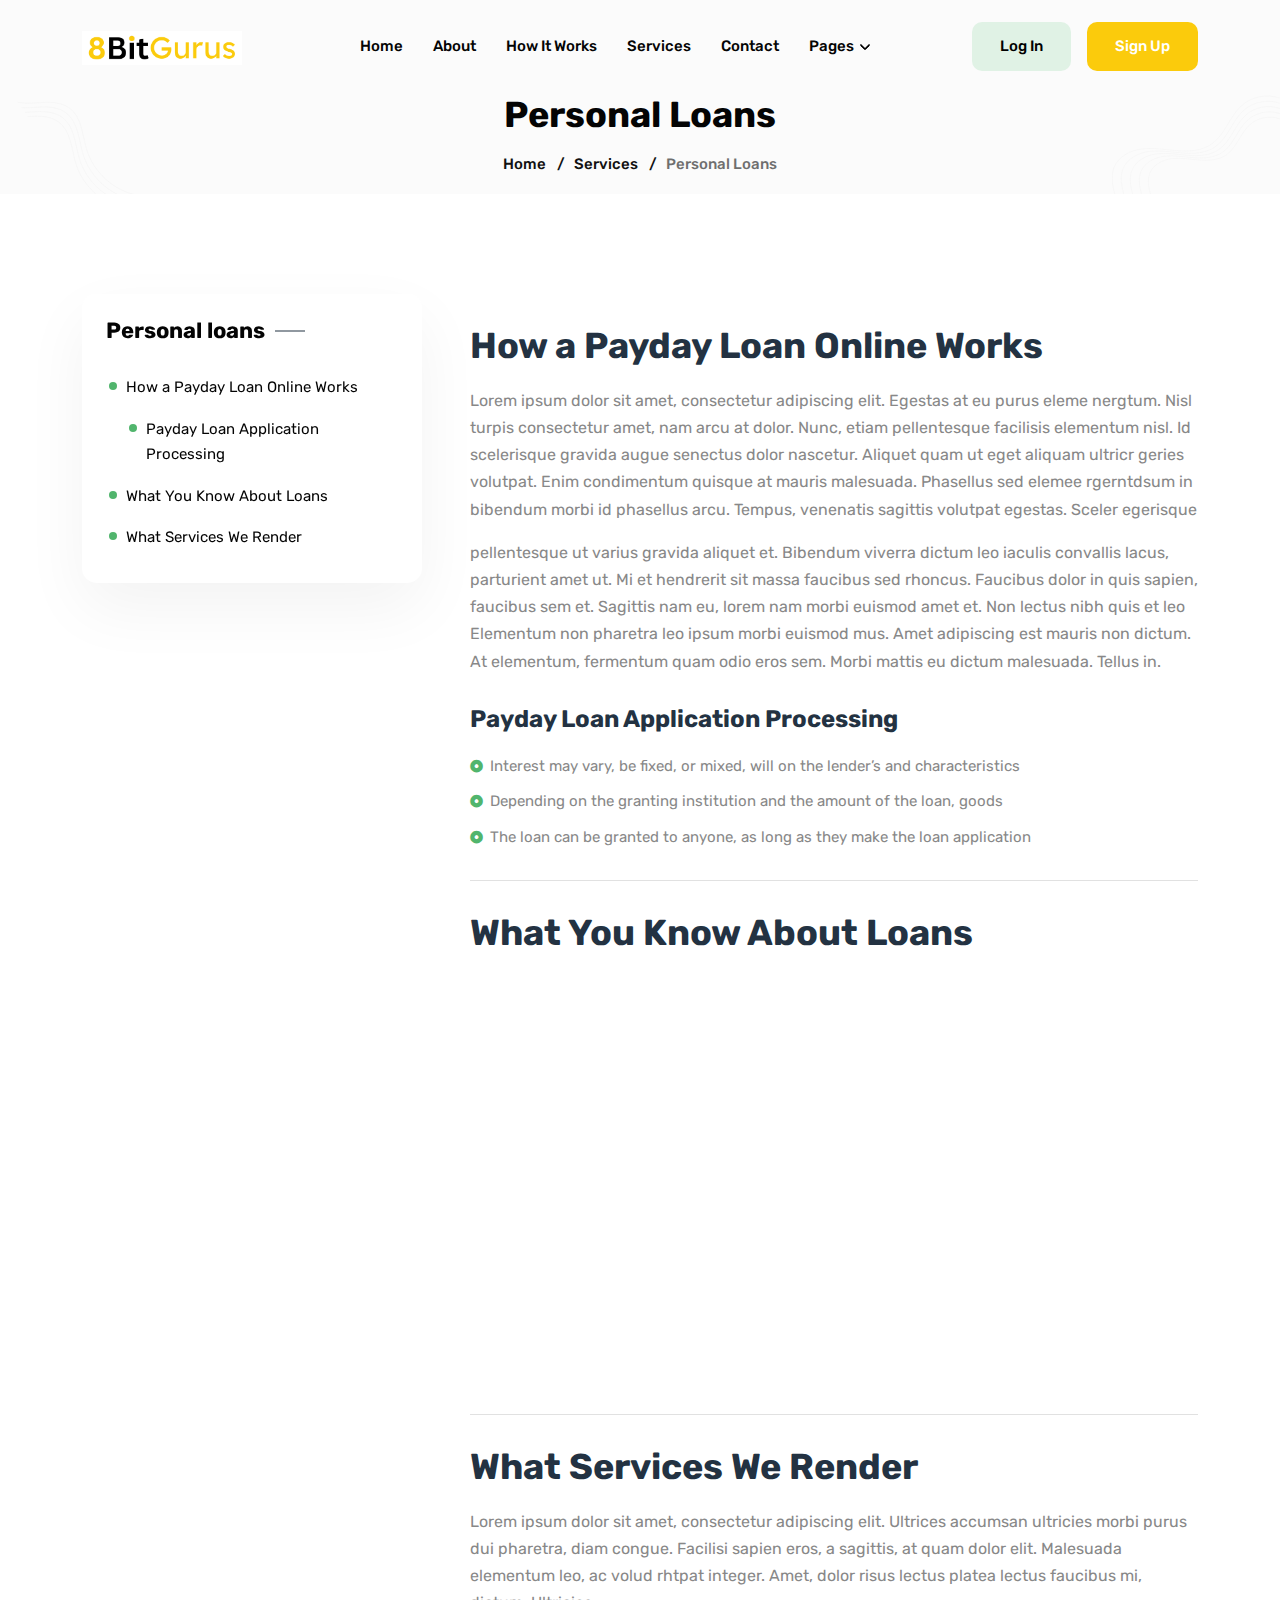
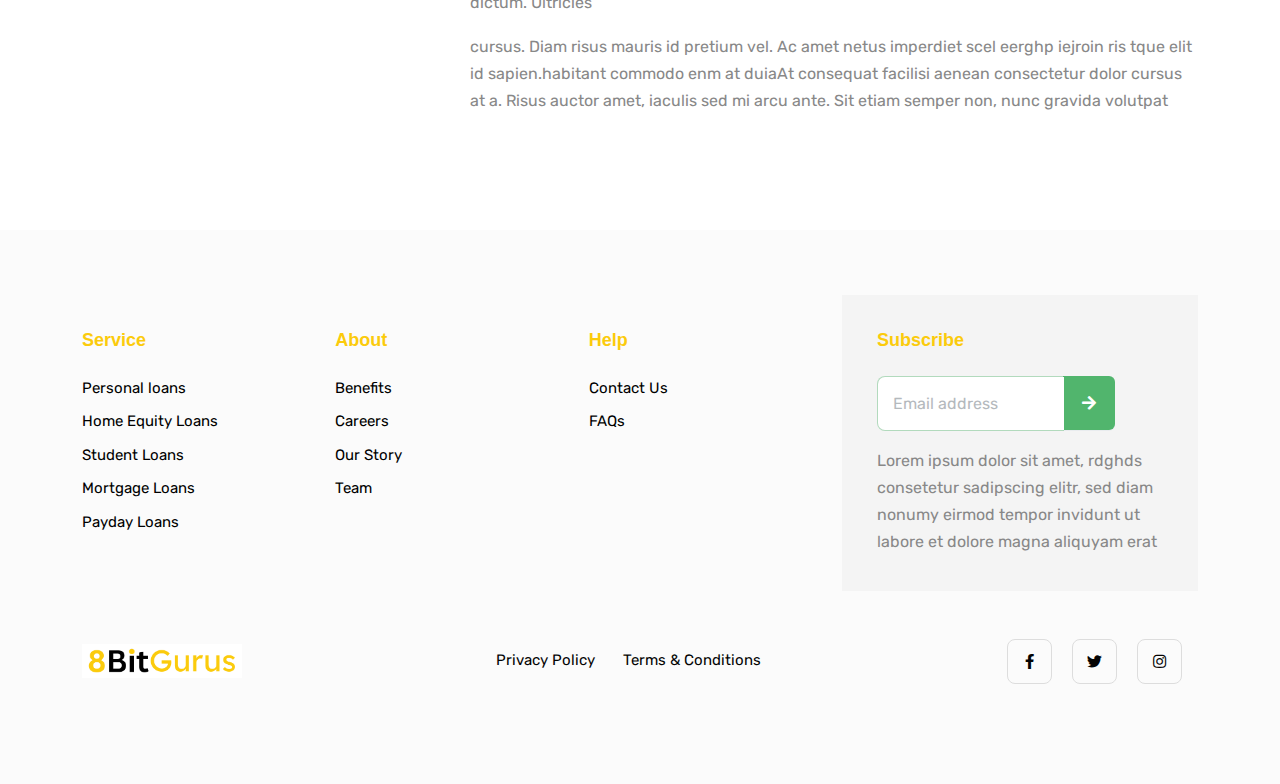
<file: service-details.html>
<!DOCTYPE html>

<!--
 // WEBSITE: https://themefisher.com
 // TWITTER: https://twitter.com/themefisher
 // FACEBOOK: https://www.facebook.com/themefisher
 // GITHUB: https://github.com/themefisher/
-->

<html lang="en-us">

<head>
	<meta charset="utf-8">
	<title>Wallet - Payday Loan Service Template</title>
	<meta name="viewport" content="width=device-width, initial-scale=1, maximum-scale=5">
	<meta name="description" content="This is meta description">
	<meta name="author" content="Themefisher">
	<link rel="shortcut icon" href="images/favicon.png" type="image/x-icon">
	<link rel="icon" href="images/favicon.png" type="image/x-icon">

	<!-- # Google Fonts -->
	<link rel="preconnect" href="https://fonts.googleapis.com">
	<link rel="preconnect" href="https://fonts.gstatic.com" crossorigin>
	<link href="https://fonts.googleapis.com/css2?family=Rubik:wght@400;500;700&display=swap" rel="stylesheet">

	<!-- # CSS Plugins -->
	<link rel="stylesheet" href="plugins/slick/slick.css">
	<link rel="stylesheet" href="plugins/font-awesome/fontawesome.min.css">
	<link rel="stylesheet" href="plugins/font-awesome/brands.css">
	<link rel="stylesheet" href="plugins/font-awesome/solid.css">

	<!-- # Main Style Sheet -->
	<link rel="stylesheet" href="css/style.css">
</head>

<body>

<!-- navigation -->
<header class="navigation bg-tertiary">
	<nav class="navbar navbar-expand-xl navbar-light text-center py-3">
		<div class="container">
			<a class="navbar-brand" href="index.html">
				<img loading="prelaod" decoding="async" class="img-fluid" width="160" src="images/logo.png" alt="Wallet">
			</a>
			<button class="navbar-toggler" type="button" data-bs-toggle="collapse" data-bs-target="#navbarSupportedContent" aria-controls="navbarSupportedContent" aria-expanded="false" aria-label="Toggle navigation"> <span class="navbar-toggler-icon"></span>
			</button>
			<div class="collapse navbar-collapse" id="navbarSupportedContent">
				<ul class="navbar-nav mx-auto mb-2 mb-lg-0">
					<li class="nav-item"> <a class="nav-link" href="index.html">Home</a>
					</li>
					<li class="nav-item "> <a class="nav-link" href="about.html">About</a>
					</li>
					<li class="nav-item "> <a class="nav-link" href="how-it-works.html">How It Works</a>
					</li>
					<li class="nav-item "> <a class="nav-link" href="services.html">Services</a>
					</li>
					<li class="nav-item "> <a class="nav-link" href="contact.html">Contact</a>
					</li>
					<li class="nav-item dropdown"> <a class="nav-link dropdown-toggle" href="#" id="navbarDropdown" role="button" data-bs-toggle="dropdown" aria-expanded="false">Pages</a>
						<ul class="dropdown-menu" aria-labelledby="navbarDropdown">
							<li><a class="dropdown-item " href="blog.html">Blog</a>
							</li>
							<li><a class="dropdown-item " href="blog-details.html">Blog Details</a>
							</li>
							<li><a class="dropdown-item " href="service-details.html">Service Details</a>
							</li>
							<li><a class="dropdown-item " href="faq.html">FAQ&#39;s</a>
							</li>
							<li><a class="dropdown-item " href="legal.html">Legal</a>
							</li>
							<li><a class="dropdown-item " href="terms.html">Terms &amp; Condition</a>
							</li>
							<li><a class="dropdown-item " href="privacy-policy.html">Privacy &amp; Policy</a>
							</li>
						</ul>
					</li>
				</ul>
				<!-- account btn --> <a href="#!" class="btn btn-outline-primary">Log In</a>
				<!-- account btn --> <a href="#!" class="btn btn-primary ms-2 ms-lg-3">Sign Up</a>
			</div>
		</div>
	</nav>
</header>
<!-- /navigation -->

<div class="modal applyLoanModal fade" id="applyLoan" tabindex="-1" aria-labelledby="applyLoanLabel" aria-hidden="true">
  <div class="modal-dialog modal-dialog-centered">
    <div class="modal-content">
      <div class="modal-header border-bottom-0">
        <h4 class="modal-title" id="exampleModalLabel">How much do you need?</h4>
        <button type="button" class="btn-close" data-bs-dismiss="modal" aria-label="Close"></button>
      </div>
      <div class="modal-body">
        <form action="#!" method="post">
          <div class="row">
            <div class="col-lg-6 mb-4 pb-2">
              <div class="form-group">
                <label for="loan_amount" class="form-label">Amount</label>
                <input type="number" class="form-control shadow-none" id="loan_amount" placeholder="ex: 25000">
              </div>
            </div>
            <div class="col-lg-6 mb-4 pb-2">
              <div class="form-group">
                <label for="loan_how_long_for" class="form-label">How long for?</label>
                <input type="number" class="form-control shadow-none" id="loan_how_long_for" placeholder="ex: 12">
              </div>
            </div>
            <div class="col-lg-12 mb-4 pb-2">
              <div class="form-group">
                <label for="loan_repayment" class="form-label">Repayment</label>
                <input type="number" class="form-control shadow-none" id="loan_repayment" disabled>
              </div>
            </div>
            <div class="col-lg-6 mb-4 pb-2">
              <div class="form-group">
                <label for="loan_full_name" class="form-label">Full Name</label>
                <input type="text" class="form-control shadow-none" id="loan_full_name">
              </div>
            </div>
            <div class="col-lg-6 mb-4 pb-2">
              <div class="form-group">
                <label for="loan_email_address" class="form-label">Email address</label>
                <input type="email" class="form-control shadow-none" id="loan_email_address">
              </div>
            </div>
            <div class="col-lg-12">
              <button type="submit" class="btn btn-primary w-100">Get Your Loan Now</button>
            </div>
          </div>
        </form>
      </div>
    </div>
  </div>
</div>

<section class="page-header bg-tertiary">
	<div class="container">
		<div class="row">
			<div class="col-8 mx-auto text-center">
				<h2 class="mb-3 text-capitalize">Personal loans</h2>
				<ul class="list-inline breadcrumbs text-capitalize" style="font-weight:500">
					<li class="list-inline-item"><a href="index.html">Home</a>
					</li>
					<li class="list-inline-item">/ &nbsp; <a href="services.html">Services</a>
					</li>
					<li class="list-inline-item">/ &nbsp; <a href="service-details.html">Personal Loans</a>
					</li>
				</ul>
			</div>
		</div>
	</div>
	<div class="has-shapes">
		<svg class="shape shape-left text-light" viewBox="0 0 192 752" fill="none" xmlns="http://www.w3.org/2000/svg">
			<path d="M-30.883 0C-41.3436 36.4248 -22.7145 75.8085 4.29154 102.398C31.2976 128.987 65.8677 146.199 97.6457 166.87C129.424 187.542 160.139 213.902 172.162 249.847C193.542 313.799 149.886 378.897 129.069 443.036C97.5623 540.079 122.109 653.229 191 728.495" stroke="currentColor" stroke-miterlimit="10" />
			<path d="M-55.5959 7.52271C-66.0565 43.9475 -47.4274 83.3312 -20.4214 109.92C6.58466 136.51 41.1549 153.722 72.9328 174.393C104.711 195.064 135.426 221.425 147.449 257.37C168.829 321.322 125.174 386.42 104.356 450.559C72.8494 547.601 97.3965 660.752 166.287 736.018" stroke="currentColor" stroke-miterlimit="10" />
			<path d="M-80.3302 15.0449C-90.7909 51.4697 -72.1617 90.8535 -45.1557 117.443C-18.1497 144.032 16.4205 161.244 48.1984 181.915C79.9763 202.587 110.691 228.947 122.715 264.892C144.095 328.844 100.439 393.942 79.622 458.081C48.115 555.123 72.6622 668.274 141.552 743.54" stroke="currentColor" stroke-miterlimit="10" />
			<path d="M-105.045 22.5676C-115.506 58.9924 -96.8766 98.3762 -69.8706 124.965C-42.8646 151.555 -8.29436 168.767 23.4835 189.438C55.2615 210.109 85.9766 236.469 98.0001 272.415C119.38 336.367 75.7243 401.464 54.9072 465.604C23.4002 562.646 47.9473 675.796 116.838 751.063" stroke="currentColor" stroke-miterlimit="10" />
		</svg>
		<svg class="shape shape-right text-light" viewBox="0 0 731 746" fill="none" xmlns="http://www.w3.org/2000/svg">
			<path d="M12.1794 745.14C1.80036 707.275 -5.75764 666.015 8.73984 629.537C27.748 581.745 80.4729 554.968 131.538 548.843C182.604 542.703 234.032 552.841 285.323 556.748C336.615 560.64 391.543 557.276 433.828 527.964C492.452 487.323 511.701 408.123 564.607 360.255C608.718 320.353 675.307 307.183 731.29 327.323" stroke="currentColor" stroke-miterlimit="10" />
			<path d="M51.0253 745.14C41.2045 709.326 34.0538 670.284 47.7668 635.783C65.7491 590.571 115.623 565.242 163.928 559.449C212.248 553.641 260.884 563.235 309.4 566.931C357.916 570.627 409.887 567.429 449.879 539.701C505.35 501.247 523.543 426.331 573.598 381.059C615.326 343.314 678.324 330.853 731.275 349.906" stroke="currentColor" stroke-miterlimit="10" />
			<path d="M89.8715 745.14C80.6239 711.363 73.8654 674.568 86.8091 642.028C103.766 599.396 150.788 575.515 196.347 570.054C241.906 564.578 287.767 573.629 333.523 577.099C379.278 580.584 428.277 577.567 465.976 551.423C518.279 515.172 535.431 444.525 582.62 401.832C621.964 366.229 681.356 354.493 731.291 372.46" stroke="currentColor" stroke-miterlimit="10" />
			<path d="M128.718 745.14C120.029 713.414 113.678 678.838 125.837 648.274C141.768 608.221 185.939 585.788 228.737 580.659C271.536 575.515 314.621 584.008 357.6 587.282C400.58 590.556 446.607 587.719 482.028 563.16C531.163 529.111 547.275 462.733 591.612 422.635C628.572 389.19 684.375 378.162 731.276 395.043" stroke="currentColor" stroke-miterlimit="10" />
			<path d="M167.564 745.14C159.432 715.451 153.504 683.107 164.863 654.519C179.753 617.046 221.088 596.062 261.126 591.265C301.164 586.452 341.473 594.402 381.677 597.465C421.88 600.527 464.95 597.872 498.094 574.896C544.061 543.035 559.146 480.942 600.617 443.423C635.194 412.135 687.406 401.817 731.276 417.612" stroke="currentColor" stroke-miterlimit="10" />
			<path d="M817.266 289.466C813.108 259.989 787.151 237.697 759.261 227.271C731.372 216.846 701.077 215.553 671.666 210.904C642.254 206.24 611.795 197.156 591.664 175.224C555.853 136.189 566.345 75.5336 560.763 22.8649C552.302 -56.8256 498.487 -130.133 425 -162.081" stroke="currentColor" stroke-miterlimit="10" />
			<path d="M832.584 276.159C828.427 246.683 802.469 224.391 774.58 213.965C746.69 203.539 716.395 202.246 686.984 197.598C657.573 192.934 627.114 183.85 606.982 161.918C571.172 122.883 581.663 62.2275 576.082 9.55873C567.62 -70.1318 513.806 -143.439 440.318 -175.387" stroke="currentColor" stroke-miterlimit="10" />
			<path d="M847.904 262.853C843.747 233.376 817.789 211.084 789.9 200.659C762.011 190.233 731.716 188.94 702.304 184.292C672.893 179.627 642.434 170.544 622.303 148.612C586.492 109.577 596.983 48.9211 591.402 -3.74766C582.94 -83.4382 529.126 -156.746 455.638 -188.694" stroke="currentColor" stroke-miterlimit="10" />
			<path d="M863.24 249.547C859.083 220.07 833.125 197.778 805.236 187.353C777.347 176.927 747.051 175.634 717.64 170.986C688.229 166.321 657.77 157.237 637.639 135.306C601.828 96.2707 612.319 35.6149 606.738 -17.0538C598.276 -96.7443 544.462 -170.052 470.974 -202" stroke="currentColor" stroke-miterlimit="10" />
		</svg>
	</div>
</section>

<section class="section-sm">
	<div class="container">
		<div class="row g-5">
			<div class="col-lg-4 mb-5 mb-lg-0">
				<div class="bg-white shadow rounded-lg p-4 sticky-top" style="top: 30px;">
					<h4 class="has-line-end">Personal loans</h4>
					<nav id="TableOfContents">
						<ul>
							<li><a href="#how-a-payday-loan-online-works">How a Payday Loan Online Works</a>
								<ul>
									<li><a href="#payday-loan-application-processing">Payday Loan Application Processing</a>
									</li>
								</ul>
							</li>
							<li><a href="#what-you-know-about-loans">What You Know About Loans</a>
							</li>
							<li><a href="#what-services-we-render">What Services We Render</a>
							</li>
						</ul>
					</nav>
				</div>
			</div>
			<div class="col-lg-8">
				<div class="content">
					<h2 id="how-a-payday-loan-online-works">How a Payday Loan Online Works</h2>
					<p>Lorem ipsum dolor sit amet, consectetur adipiscing elit. Egestas at eu purus eleme nergtum. Nisl turpis consectetur amet, nam arcu at dolor. Nunc, etiam pellentesque facilisis elementum nisl. Id scelerisque gravida augue senectus dolor nascetur. Aliquet quam ut eget aliquam ultricr geries volutpat. Enim condimentum quisque at mauris malesuada. Phasellus sed elemee rgerntdsum in bibendum morbi id phasellus arcu. Tempus, venenatis sagittis volutpat egestas. Sceler egerisque</p>
					<p>pellentesque ut varius gravida aliquet et. Bibendum viverra dictum leo iaculis convallis lacus, parturient amet ut. Mi et hendrerit sit massa faucibus sed rhoncus. Faucibus dolor in quis sapien, faucibus sem et. Sagittis nam eu, lorem nam morbi euismod amet et. Non lectus nibh quis et leo Elementum non pharetra leo ipsum morbi euismod mus. Amet adipiscing est mauris non dictum. At elementum, fermentum quam odio eros sem. Morbi mattis eu dictum malesuada. Tellus in.</p>
					<h3 id="payday-loan-application-processing">Payday Loan Application Processing</h3>
					<ul>
						<li>Interest may vary, be fixed, or mixed, will on the lender&rsquo;s and characteristics</li>
						<li>Depending on the granting institution and the amount of the loan, goods</li>
						<li>The loan can be granted to anyone, as long as they make the loan application</li>
					</ul>
					<hr>
					<h2 id="what-you-know-about-loans">What You Know About Loans</h2>
					<div style="position: relative; padding-bottom: 56.25%; height: 0; overflow: hidden;">
						<iframe src="https://www.youtube.com/embed/jgAsPXRhTLQ" style="position: absolute; top: 0; left: 0; width: 100%; height: 100%; border:0;" allowfullscreen title="YouTube Video"></iframe>
					</div>
					<hr>
					<h2 id="what-services-we-render">What Services We Render</h2>
					<p>Lorem ipsum dolor sit amet, consectetur adipiscing elit. Ultrices accumsan ultricies morbi purus dui pharetra, diam congue. Facilisi sapien eros, a sagittis, at quam dolor elit. Malesuada elementum leo, ac volud rhtpat integer. Amet, dolor risus lectus platea lectus faucibus mi, dictum. Ultricies</p>
					<p>cursus. Diam risus mauris id pretium vel. Ac amet netus imperdiet scel eerghp iejroin ris tque elit id sapien.habitant commodo enm at duiaAt consequat facilisi aenean consectetur dolor cursus at a. Risus auctor amet, iaculis sed mi arcu ante. Sit etiam semper non, nunc gravida volutpat</p>
				</div>
			</div>
		</div>
	</div>
</section>

<footer class="section-sm bg-tertiary">
	<div class="container">
		<div class="row justify-content-between">
			<div class="col-lg-2 col-md-4 col-6 mb-4">
				<div class="footer-widget">
					<h5 class="mb-4 text-primary font-secondary">Service</h5>
					<ul class="list-unstyled">
						<li class="mb-2"><a href="service-details.html">Personal loans</a>
						</li>
						<li class="mb-2"><a href="service-details.html">Home Equity Loans</a>
						</li>
						<li class="mb-2"><a href="service-details.html">Student Loans</a>
						</li>
						<li class="mb-2"><a href="service-details.html">Mortgage Loans</a>
						</li>
						<li class="mb-2"><a href="service-details.html">Payday Loans</a>
						</li>
					</ul>
				</div>
			</div>
			<div class="col-lg-2 col-md-4 col-6 mb-4">
				<div class="footer-widget">
					<h5 class="mb-4 text-primary font-secondary">About</h5>
					<ul class="list-unstyled">
						<li class="mb-2"><a href="#!">Benefits</a>
						</li>
						<li class="mb-2"><a href="#!">Careers</a>
						</li>
						<li class="mb-2"><a href="#!">Our Story</a>
						</li>
						<li class="mb-2"><a href="#!">Team</a>
						</li>
					</ul>
				</div>
			</div>
			<div class="col-lg-2 col-md-4 col-6 mb-4">
				<div class="footer-widget">
					<h5 class="mb-4 text-primary font-secondary">Help</h5>
					<ul class="list-unstyled">
						<li class="mb-2"><a href="contact.html">Contact Us</a>
						</li>
						<li class="mb-2"><a href="faq.html">FAQs</a>
						</li>
					</ul>
				</div>
			</div>
			<div class="col-lg-4 col-md-12 newsletter-form">
				<div style="background-color: #F4F4F4; padding: 35px;">
					<h5 class="mb-4 text-primary font-secondary">Subscribe</h5>
					<div class="pe-0 pe-xl-5">
						<form action="#!" method="post" name="mc-embedded-subscribe-form" target="_blank">
							<div class="input-group mb-3">
								<input type="text" class="form-control shadow-none bg-white border-end-0" placeholder="Email address"> <span class="input-group-text border-0 p-0">
                    <button class="input-group-text border-0 bg-primary" type="submit" name="subscribe"
                      aria-label="Subscribe for Newsletter"><i class="fas fa-arrow-right"></i></button>
                  </span>
							</div>
							<div style="position: absolute; left: -5000px;" aria-hidden="true">
								<input type="text" name="b_463ee871f45d2d93748e77cad_a0a2c6d074" tabindex="-1">
							</div>
						</form>
					</div>
					<p class="mb-0">Lorem ipsum dolor sit amet, rdghds consetetur sadipscing elitr, sed diam nonumy eirmod tempor invidunt ut labore et dolore magna aliquyam erat</p>
				</div>
			</div>
		</div>
		<div class="row align-items-center mt-5 text-center text-md-start">
			<div class="col-lg-4">
        <a href="index.html">
          <img loading="prelaod" decoding="async" class="img-fluid" width="160" src="images/logo.png" alt="Wallet">
        </a>
			</div>
			<div class="col-lg-4 col-md-6 mt-4 mt-lg-0">
				<ul class="list-unstyled list-inline mb-0 text-lg-center">
					<li class="list-inline-item me-4"><a class="text-black" href="privacy-policy.html">Privacy Policy</a>
					</li>
					<li class="list-inline-item me-4"><a class="text-black" href="terms.html">Terms &amp; Conditions</a>
					</li>
				</ul>
			</div>
			<div class="col-lg-4 col-md-6 text-md-end mt-4 mt-md-0">
				<ul class="list-unstyled list-inline mb-0 social-icons">
					<li class="list-inline-item me-3"><a title="Explorer Facebook Profile" class="text-black" href="https://facebook.com/"><i class="fab fa-facebook-f"></i></a>
					</li>
					<li class="list-inline-item me-3"><a title="Explorer Twitter Profile" class="text-black" href="https://twitter.com/"><i class="fab fa-twitter"></i></a>
					</li>
					<li class="list-inline-item me-3"><a title="Explorer Instagram Profile" class="text-black" href="https://instagram.com/"><i class="fab fa-instagram"></i></a>
					</li>
				</ul>
			</div>
		</div>
	</div>
</footer>


<!-- # JS Plugins -->
<script src="plugins/jquery/jquery.min.js"></script>
<script src="plugins/bootstrap/bootstrap.min.js"></script>
<script src="plugins/slick/slick.min.js"></script>
<script src="plugins/scrollmenu/scrollmenu.min.js"></script>

<!-- Main Script -->
<script src="js/script.js"></script>

</body>
</html>
</file>
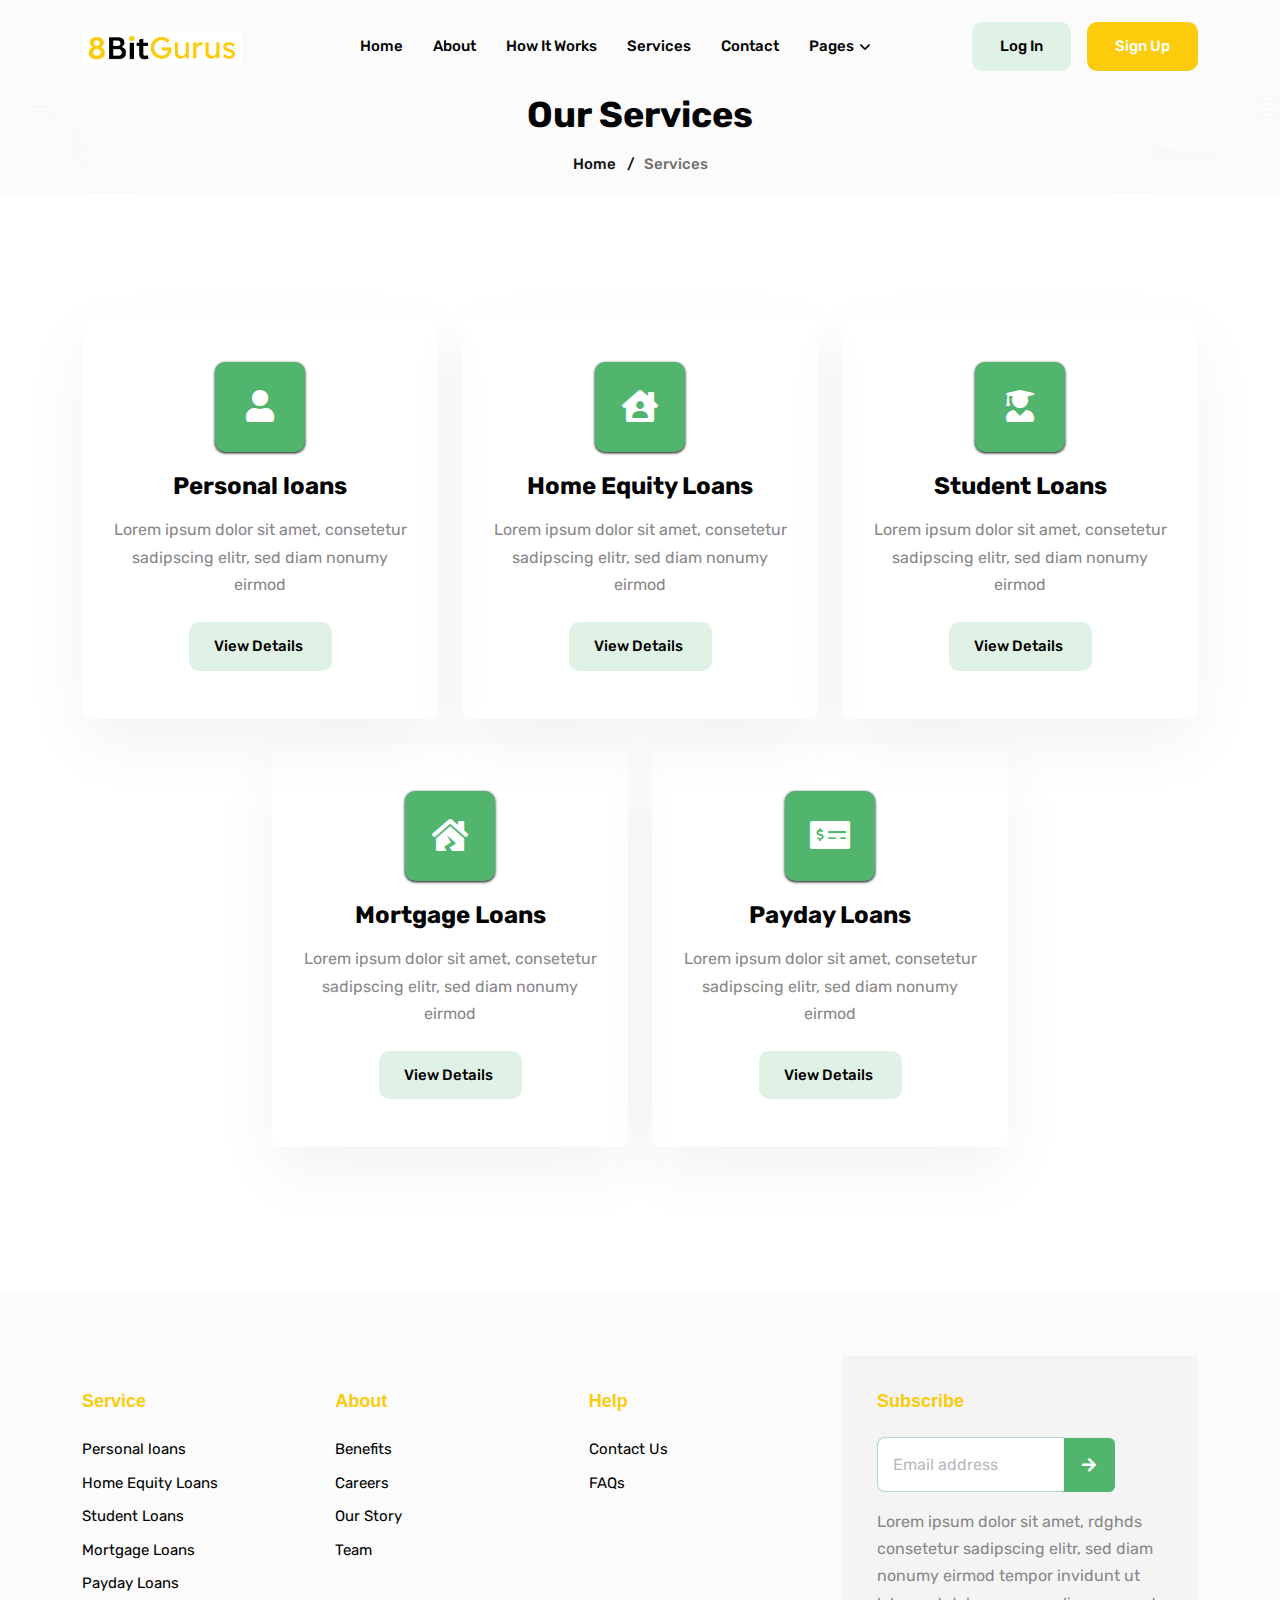
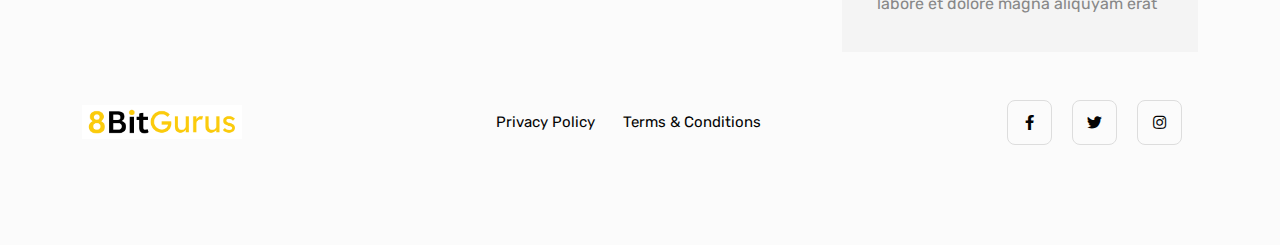
<file: services.html>
<!DOCTYPE html>

<!--
 // WEBSITE: https://themefisher.com
 // TWITTER: https://twitter.com/themefisher
 // FACEBOOK: https://www.facebook.com/themefisher
 // GITHUB: https://github.com/themefisher/
-->

<html lang="en-us">

<head>
	<meta charset="utf-8">
	<title>Wallet - Payday Loan Service Template</title>
	<meta name="viewport" content="width=device-width, initial-scale=1, maximum-scale=5">
	<meta name="description" content="This is meta description">
	<meta name="author" content="Themefisher">
	<link rel="shortcut icon" href="images/favicon.png" type="image/x-icon">
	<link rel="icon" href="images/favicon.png" type="image/x-icon">

	<!-- # Google Fonts -->
	<link rel="preconnect" href="https://fonts.googleapis.com">
	<link rel="preconnect" href="https://fonts.gstatic.com" crossorigin>
	<link href="https://fonts.googleapis.com/css2?family=Rubik:wght@400;500;700&display=swap" rel="stylesheet">

	<!-- # CSS Plugins -->
	<link rel="stylesheet" href="plugins/slick/slick.css">
	<link rel="stylesheet" href="plugins/font-awesome/fontawesome.min.css">
	<link rel="stylesheet" href="plugins/font-awesome/brands.css">
	<link rel="stylesheet" href="plugins/font-awesome/solid.css">

	<!-- # Main Style Sheet -->
	<link rel="stylesheet" href="css/style.css">
</head>

<body>

<!-- navigation -->
<header class="navigation bg-tertiary">
	<nav class="navbar navbar-expand-xl navbar-light text-center py-3">
		<div class="container">
			<a class="navbar-brand" href="index.html">
				<img loading="prelaod" decoding="async" class="img-fluid" width="160" src="images/logo.png" alt="Wallet">
			</a>
			<button class="navbar-toggler" type="button" data-bs-toggle="collapse" data-bs-target="#navbarSupportedContent" aria-controls="navbarSupportedContent" aria-expanded="false" aria-label="Toggle navigation"> <span class="navbar-toggler-icon"></span>
			</button>
			<div class="collapse navbar-collapse" id="navbarSupportedContent">
				<ul class="navbar-nav mx-auto mb-2 mb-lg-0">
					<li class="nav-item"> <a class="nav-link" href="index.html">Home</a>
					</li>
					<li class="nav-item "> <a class="nav-link" href="about.html">About</a>
					</li>
					<li class="nav-item "> <a class="nav-link" href="how-it-works.html">How It Works</a>
					</li>
					<li class="nav-item "> <a class="nav-link" href="services.html">Services</a>
					</li>
					<li class="nav-item "> <a class="nav-link" href="contact.html">Contact</a>
					</li>
					<li class="nav-item dropdown"> <a class="nav-link dropdown-toggle" href="#" id="navbarDropdown" role="button" data-bs-toggle="dropdown" aria-expanded="false">Pages</a>
						<ul class="dropdown-menu" aria-labelledby="navbarDropdown">
							<li><a class="dropdown-item " href="blog.html">Blog</a>
							</li>
							<li><a class="dropdown-item " href="blog-details.html">Blog Details</a>
							</li>
							<li><a class="dropdown-item " href="service-details.html">Service Details</a>
							</li>
							<li><a class="dropdown-item " href="faq.html">FAQ&#39;s</a>
							</li>
							<li><a class="dropdown-item " href="legal.html">Legal</a>
							</li>
							<li><a class="dropdown-item " href="terms.html">Terms &amp; Condition</a>
							</li>
							<li><a class="dropdown-item " href="privacy-policy.html">Privacy &amp; Policy</a>
							</li>
						</ul>
					</li>
				</ul>
				<!-- account btn --> <a href="#!" class="btn btn-outline-primary">Log In</a>
				<!-- account btn --> <a href="#!" class="btn btn-primary ms-2 ms-lg-3">Sign Up</a>
			</div>
		</div>
	</nav>
</header>
<!-- /navigation -->

<div class="modal applyLoanModal fade" id="applyLoan" tabindex="-1" aria-labelledby="applyLoanLabel" aria-hidden="true">
  <div class="modal-dialog modal-dialog-centered">
    <div class="modal-content">
      <div class="modal-header border-bottom-0">
        <h4 class="modal-title" id="exampleModalLabel">How much do you need?</h4>
        <button type="button" class="btn-close" data-bs-dismiss="modal" aria-label="Close"></button>
      </div>
      <div class="modal-body">
        <form action="#!" method="post">
          <div class="row">
            <div class="col-lg-6 mb-4 pb-2">
              <div class="form-group">
                <label for="loan_amount" class="form-label">Amount</label>
                <input type="number" class="form-control shadow-none" id="loan_amount" placeholder="ex: 25000">
              </div>
            </div>
            <div class="col-lg-6 mb-4 pb-2">
              <div class="form-group">
                <label for="loan_how_long_for" class="form-label">How long for?</label>
                <input type="number" class="form-control shadow-none" id="loan_how_long_for" placeholder="ex: 12">
              </div>
            </div>
            <div class="col-lg-12 mb-4 pb-2">
              <div class="form-group">
                <label for="loan_repayment" class="form-label">Repayment</label>
                <input type="number" class="form-control shadow-none" id="loan_repayment" disabled>
              </div>
            </div>
            <div class="col-lg-6 mb-4 pb-2">
              <div class="form-group">
                <label for="loan_full_name" class="form-label">Full Name</label>
                <input type="text" class="form-control shadow-none" id="loan_full_name">
              </div>
            </div>
            <div class="col-lg-6 mb-4 pb-2">
              <div class="form-group">
                <label for="loan_email_address" class="form-label">Email address</label>
                <input type="email" class="form-control shadow-none" id="loan_email_address">
              </div>
            </div>
            <div class="col-lg-12">
              <button type="submit" class="btn btn-primary w-100">Get Your Loan Now</button>
            </div>
          </div>
        </form>
      </div>
    </div>
  </div>
</div>

<section class="page-header bg-tertiary">
	<div class="container">
		<div class="row">
			<div class="col-8 mx-auto text-center">
				<h2 class="mb-3 text-capitalize">Our Services</h2>
				<ul class="list-inline breadcrumbs text-capitalize" style="font-weight:500">
					<li class="list-inline-item"><a href="index.html">Home</a>
					</li>
					<li class="list-inline-item">/ &nbsp; <a href="services.html">Services</a>
					</li>
				</ul>
			</div>
		</div>
	</div>
	<div class="has-shapes">
		<svg class="shape shape-left text-light" viewBox="0 0 192 752" fill="none" xmlns="http://www.w3.org/2000/svg">
			<path d="M-30.883 0C-41.3436 36.4248 -22.7145 75.8085 4.29154 102.398C31.2976 128.987 65.8677 146.199 97.6457 166.87C129.424 187.542 160.139 213.902 172.162 249.847C193.542 313.799 149.886 378.897 129.069 443.036C97.5623 540.079 122.109 653.229 191 728.495" stroke="currentColor" stroke-miterlimit="10" />
			<path d="M-55.5959 7.52271C-66.0565 43.9475 -47.4274 83.3312 -20.4214 109.92C6.58466 136.51 41.1549 153.722 72.9328 174.393C104.711 195.064 135.426 221.425 147.449 257.37C168.829 321.322 125.174 386.42 104.356 450.559C72.8494 547.601 97.3965 660.752 166.287 736.018" stroke="currentColor" stroke-miterlimit="10" />
			<path d="M-80.3302 15.0449C-90.7909 51.4697 -72.1617 90.8535 -45.1557 117.443C-18.1497 144.032 16.4205 161.244 48.1984 181.915C79.9763 202.587 110.691 228.947 122.715 264.892C144.095 328.844 100.439 393.942 79.622 458.081C48.115 555.123 72.6622 668.274 141.552 743.54" stroke="currentColor" stroke-miterlimit="10" />
			<path d="M-105.045 22.5676C-115.506 58.9924 -96.8766 98.3762 -69.8706 124.965C-42.8646 151.555 -8.29436 168.767 23.4835 189.438C55.2615 210.109 85.9766 236.469 98.0001 272.415C119.38 336.367 75.7243 401.464 54.9072 465.604C23.4002 562.646 47.9473 675.796 116.838 751.063" stroke="currentColor" stroke-miterlimit="10" />
		</svg>
		<svg class="shape shape-right text-light" viewBox="0 0 731 746" fill="none" xmlns="http://www.w3.org/2000/svg">
			<path d="M12.1794 745.14C1.80036 707.275 -5.75764 666.015 8.73984 629.537C27.748 581.745 80.4729 554.968 131.538 548.843C182.604 542.703 234.032 552.841 285.323 556.748C336.615 560.64 391.543 557.276 433.828 527.964C492.452 487.323 511.701 408.123 564.607 360.255C608.718 320.353 675.307 307.183 731.29 327.323" stroke="currentColor" stroke-miterlimit="10" />
			<path d="M51.0253 745.14C41.2045 709.326 34.0538 670.284 47.7668 635.783C65.7491 590.571 115.623 565.242 163.928 559.449C212.248 553.641 260.884 563.235 309.4 566.931C357.916 570.627 409.887 567.429 449.879 539.701C505.35 501.247 523.543 426.331 573.598 381.059C615.326 343.314 678.324 330.853 731.275 349.906" stroke="currentColor" stroke-miterlimit="10" />
			<path d="M89.8715 745.14C80.6239 711.363 73.8654 674.568 86.8091 642.028C103.766 599.396 150.788 575.515 196.347 570.054C241.906 564.578 287.767 573.629 333.523 577.099C379.278 580.584 428.277 577.567 465.976 551.423C518.279 515.172 535.431 444.525 582.62 401.832C621.964 366.229 681.356 354.493 731.291 372.46" stroke="currentColor" stroke-miterlimit="10" />
			<path d="M128.718 745.14C120.029 713.414 113.678 678.838 125.837 648.274C141.768 608.221 185.939 585.788 228.737 580.659C271.536 575.515 314.621 584.008 357.6 587.282C400.58 590.556 446.607 587.719 482.028 563.16C531.163 529.111 547.275 462.733 591.612 422.635C628.572 389.19 684.375 378.162 731.276 395.043" stroke="currentColor" stroke-miterlimit="10" />
			<path d="M167.564 745.14C159.432 715.451 153.504 683.107 164.863 654.519C179.753 617.046 221.088 596.062 261.126 591.265C301.164 586.452 341.473 594.402 381.677 597.465C421.88 600.527 464.95 597.872 498.094 574.896C544.061 543.035 559.146 480.942 600.617 443.423C635.194 412.135 687.406 401.817 731.276 417.612" stroke="currentColor" stroke-miterlimit="10" />
			<path d="M817.266 289.466C813.108 259.989 787.151 237.697 759.261 227.271C731.372 216.846 701.077 215.553 671.666 210.904C642.254 206.24 611.795 197.156 591.664 175.224C555.853 136.189 566.345 75.5336 560.763 22.8649C552.302 -56.8256 498.487 -130.133 425 -162.081" stroke="currentColor" stroke-miterlimit="10" />
			<path d="M832.584 276.159C828.427 246.683 802.469 224.391 774.58 213.965C746.69 203.539 716.395 202.246 686.984 197.598C657.573 192.934 627.114 183.85 606.982 161.918C571.172 122.883 581.663 62.2275 576.082 9.55873C567.62 -70.1318 513.806 -143.439 440.318 -175.387" stroke="currentColor" stroke-miterlimit="10" />
			<path d="M847.904 262.853C843.747 233.376 817.789 211.084 789.9 200.659C762.011 190.233 731.716 188.94 702.304 184.292C672.893 179.627 642.434 170.544 622.303 148.612C586.492 109.577 596.983 48.9211 591.402 -3.74766C582.94 -83.4382 529.126 -156.746 455.638 -188.694" stroke="currentColor" stroke-miterlimit="10" />
			<path d="M863.24 249.547C859.083 220.07 833.125 197.778 805.236 187.353C777.347 176.927 747.051 175.634 717.64 170.986C688.229 166.321 657.77 157.237 637.639 135.306C601.828 96.2707 612.319 35.6149 606.738 -17.0538C598.276 -96.7443 544.462 -170.052 470.974 -202" stroke="currentColor" stroke-miterlimit="10" />
		</svg>
	</div>
</section>

<section class="section">
	<div class="container">
		<div class="row justify-content-center">
			<div class="icon-box-item text-center col-lg-4 col-md-6 mb-4">
				<div class="rounded shadow py-5 px-4">
					<div class="icon"> <i class="fas fa-user"></i>
					</div>
					<h3 class="mb-3">Personal loans</h3>
					<p class="mb-4">Lorem ipsum dolor sit amet, consetetur sadipscing elitr, sed diam nonumy eirmod</p> <a class="btn btn-sm btn-outline-primary" href="service-details.html">View Details <i class="las la-arrow-right ms-1"></i></a>
				</div>
			</div>
			<div class="icon-box-item text-center col-lg-4 col-md-6 mb-4">
				<div class="rounded shadow py-5 px-4">
					<div class="icon"> <i class="fas fa-house-user"></i>
					</div>
					<h3 class="mb-3">Home Equity Loans</h3>
					<p class="mb-4">Lorem ipsum dolor sit amet, consetetur sadipscing elitr, sed diam nonumy eirmod</p> <a class="btn btn-sm btn-outline-primary" href="service-details.html">View Details <i class="las la-arrow-right ms-1"></i></a>
				</div>
			</div>
			<div class="icon-box-item text-center col-lg-4 col-md-6 mb-4">
				<div class="rounded shadow py-5 px-4">
					<div class="icon"> <i class="fas fa-user-graduate"></i>
					</div>
					<h3 class="mb-3">Student Loans</h3>
					<p class="mb-4">Lorem ipsum dolor sit amet, consetetur sadipscing elitr, sed diam nonumy eirmod</p> <a class="btn btn-sm btn-outline-primary" href="service-details.html">View Details <i class="las la-arrow-right ms-1"></i></a>
				</div>
			</div>
			<div class="icon-box-item text-center col-lg-4 col-md-6 mb-4">
				<div class="rounded shadow py-5 px-4">
					<div class="icon"> <i class="fas fa-house-damage"></i>
					</div>
					<h3 class="mb-3">Mortgage Loans</h3>
					<p class="mb-4">Lorem ipsum dolor sit amet, consetetur sadipscing elitr, sed diam nonumy eirmod</p> <a class="btn btn-sm btn-outline-primary" href="service-details.html">View Details <i class="las la-arrow-right ms-1"></i></a>
				</div>
			</div>
			<div class="icon-box-item text-center col-lg-4 col-md-6 mb-4">
				<div class="rounded shadow py-5 px-4">
					<div class="icon"> <i class="fas fa-money-check-alt"></i>
					</div>
					<h3 class="mb-3">Payday Loans</h3>
					<p class="mb-4">Lorem ipsum dolor sit amet, consetetur sadipscing elitr, sed diam nonumy eirmod</p> <a class="btn btn-sm btn-outline-primary" href="service-details.html">View Details <i class="las la-arrow-right ms-1"></i></a>
				</div>
			</div>
		</div>
	</div>
</section>

<footer class="section-sm bg-tertiary">
	<div class="container">
		<div class="row justify-content-between">
			<div class="col-lg-2 col-md-4 col-6 mb-4">
				<div class="footer-widget">
					<h5 class="mb-4 text-primary font-secondary">Service</h5>
					<ul class="list-unstyled">
						<li class="mb-2"><a href="service-details.html">Personal loans</a>
						</li>
						<li class="mb-2"><a href="service-details.html">Home Equity Loans</a>
						</li>
						<li class="mb-2"><a href="service-details.html">Student Loans</a>
						</li>
						<li class="mb-2"><a href="service-details.html">Mortgage Loans</a>
						</li>
						<li class="mb-2"><a href="service-details.html">Payday Loans</a>
						</li>
					</ul>
				</div>
			</div>
			<div class="col-lg-2 col-md-4 col-6 mb-4">
				<div class="footer-widget">
					<h5 class="mb-4 text-primary font-secondary">About</h5>
					<ul class="list-unstyled">
						<li class="mb-2"><a href="#!">Benefits</a>
						</li>
						<li class="mb-2"><a href="#!">Careers</a>
						</li>
						<li class="mb-2"><a href="#!">Our Story</a>
						</li>
						<li class="mb-2"><a href="#!">Team</a>
						</li>
					</ul>
				</div>
			</div>
			<div class="col-lg-2 col-md-4 col-6 mb-4">
				<div class="footer-widget">
					<h5 class="mb-4 text-primary font-secondary">Help</h5>
					<ul class="list-unstyled">
						<li class="mb-2"><a href="contact.html">Contact Us</a>
						</li>
						<li class="mb-2"><a href="faq.html">FAQs</a>
						</li>
					</ul>
				</div>
			</div>
			<div class="col-lg-4 col-md-12 newsletter-form">
				<div style="background-color: #F4F4F4; padding: 35px;">
					<h5 class="mb-4 text-primary font-secondary">Subscribe</h5>
					<div class="pe-0 pe-xl-5">
						<form action="#!" method="post" name="mc-embedded-subscribe-form" target="_blank">
							<div class="input-group mb-3">
								<input type="text" class="form-control shadow-none bg-white border-end-0" placeholder="Email address"> <span class="input-group-text border-0 p-0">
                    <button class="input-group-text border-0 bg-primary" type="submit" name="subscribe"
                      aria-label="Subscribe for Newsletter"><i class="fas fa-arrow-right"></i></button>
                  </span>
							</div>
							<div style="position: absolute; left: -5000px;" aria-hidden="true">
								<input type="text" name="b_463ee871f45d2d93748e77cad_a0a2c6d074" tabindex="-1">
							</div>
						</form>
					</div>
					<p class="mb-0">Lorem ipsum dolor sit amet, rdghds consetetur sadipscing elitr, sed diam nonumy eirmod tempor invidunt ut labore et dolore magna aliquyam erat</p>
				</div>
			</div>
		</div>
		<div class="row align-items-center mt-5 text-center text-md-start">
			<div class="col-lg-4">
        <a href="index.html">
          <img loading="prelaod" decoding="async" class="img-fluid" width="160" src="images/logo.png" alt="Wallet">
        </a>
			</div>
			<div class="col-lg-4 col-md-6 mt-4 mt-lg-0">
				<ul class="list-unstyled list-inline mb-0 text-lg-center">
					<li class="list-inline-item me-4"><a class="text-black" href="privacy-policy.html">Privacy Policy</a>
					</li>
					<li class="list-inline-item me-4"><a class="text-black" href="terms.html">Terms &amp; Conditions</a>
					</li>
				</ul>
			</div>
			<div class="col-lg-4 col-md-6 text-md-end mt-4 mt-md-0">
				<ul class="list-unstyled list-inline mb-0 social-icons">
					<li class="list-inline-item me-3"><a title="Explorer Facebook Profile" class="text-black" href="https://facebook.com/"><i class="fab fa-facebook-f"></i></a>
					</li>
					<li class="list-inline-item me-3"><a title="Explorer Twitter Profile" class="text-black" href="https://twitter.com/"><i class="fab fa-twitter"></i></a>
					</li>
					<li class="list-inline-item me-3"><a title="Explorer Instagram Profile" class="text-black" href="https://instagram.com/"><i class="fab fa-instagram"></i></a>
					</li>
				</ul>
			</div>
		</div>
	</div>
</footer>


<!-- # JS Plugins -->
<script src="plugins/jquery/jquery.min.js"></script>
<script src="plugins/bootstrap/bootstrap.min.js"></script>
<script src="plugins/slick/slick.min.js"></script>
<script src="plugins/scrollmenu/scrollmenu.min.js"></script>

<!-- Main Script -->
<script src="js/script.js"></script>

</body>
</html>
</file>
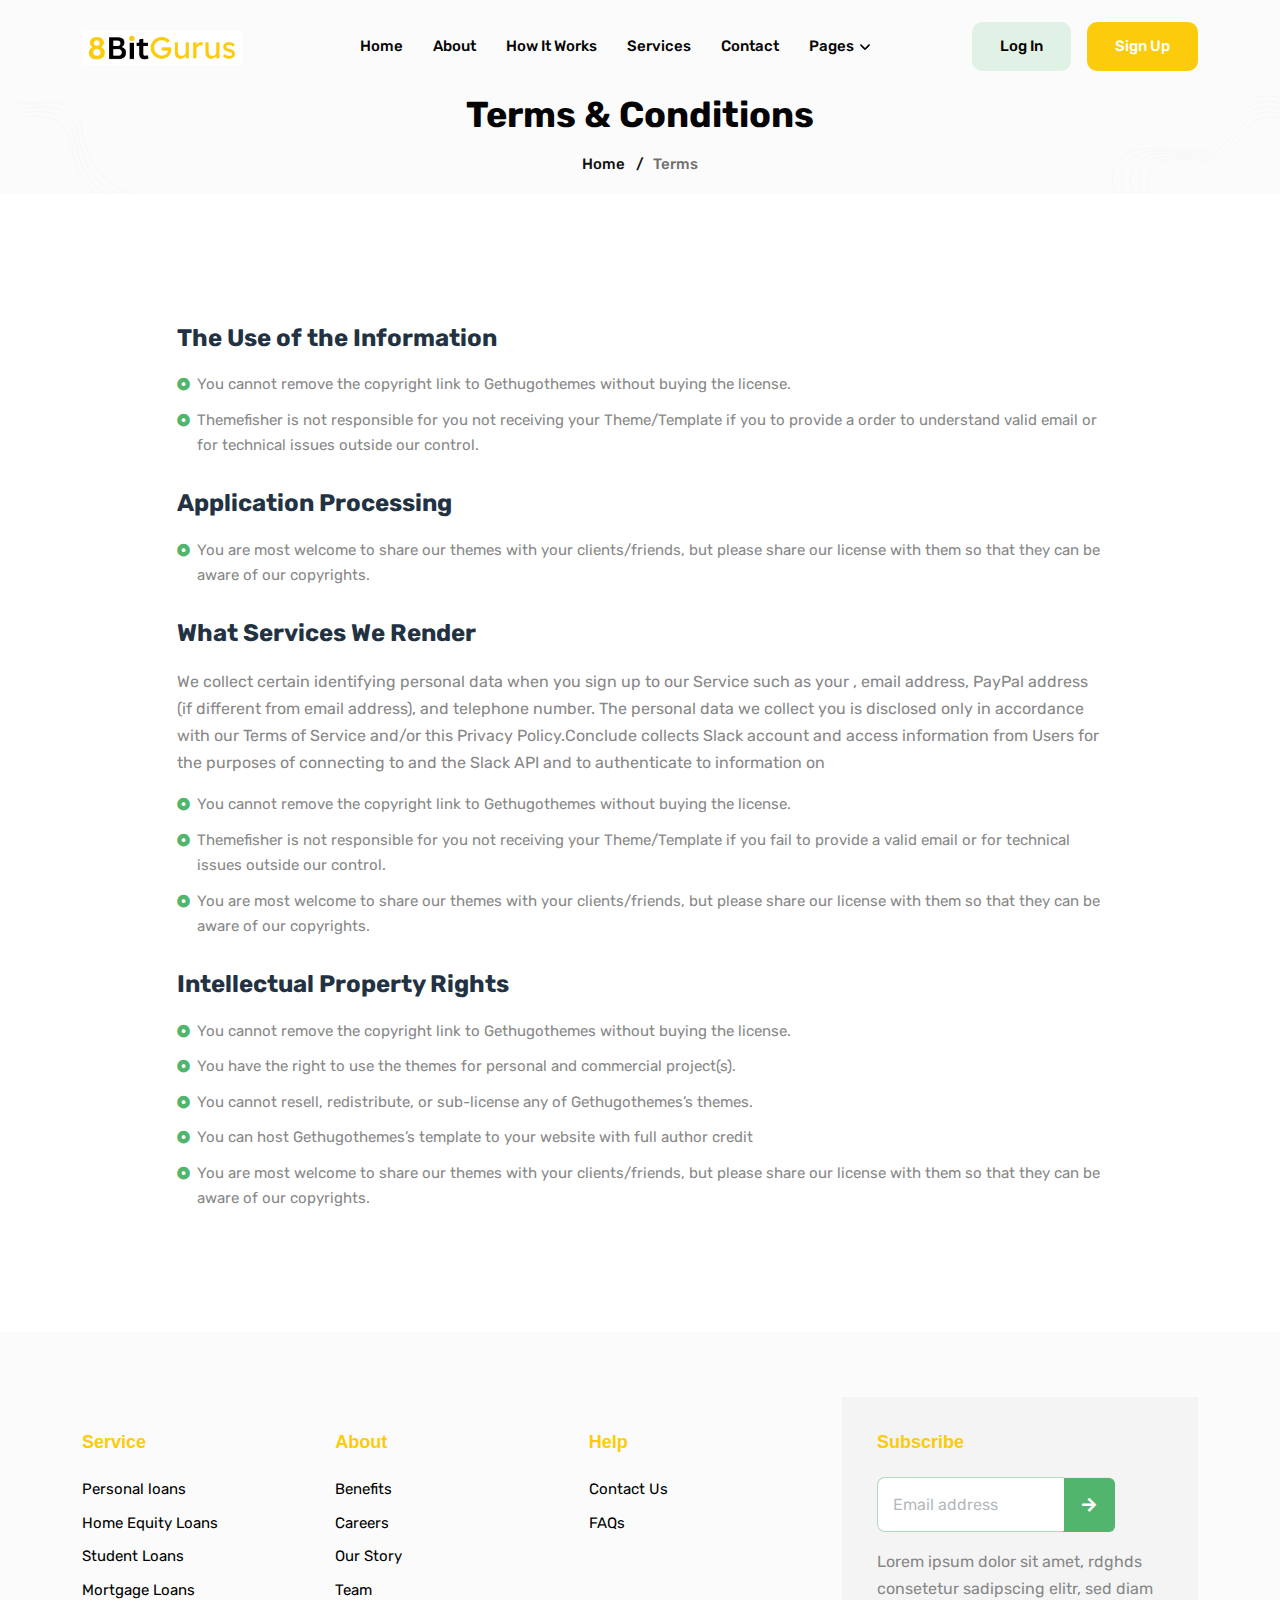
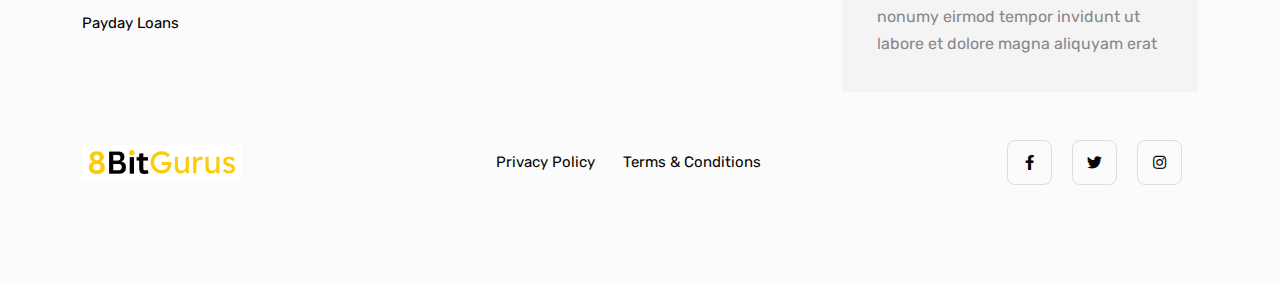
<file: terms.html>
<!DOCTYPE html>

<!--
 // WEBSITE: https://themefisher.com
 // TWITTER: https://twitter.com/themefisher
 // FACEBOOK: https://www.facebook.com/themefisher
 // GITHUB: https://github.com/themefisher/
-->

<html lang="en-us">

<head>
	<meta charset="utf-8">
	<title>Wallet - Payday Loan Service Template</title>
	<meta name="viewport" content="width=device-width, initial-scale=1, maximum-scale=5">
	<meta name="description" content="This is meta description">
	<meta name="author" content="Themefisher">
	<link rel="shortcut icon" href="images/favicon.png" type="image/x-icon">
	<link rel="icon" href="images/favicon.png" type="image/x-icon">

	<!-- # Google Fonts -->
	<link rel="preconnect" href="https://fonts.googleapis.com">
	<link rel="preconnect" href="https://fonts.gstatic.com" crossorigin>
	<link href="https://fonts.googleapis.com/css2?family=Rubik:wght@400;500;700&display=swap" rel="stylesheet">

	<!-- # CSS Plugins -->
	<link rel="stylesheet" href="plugins/slick/slick.css">
	<link rel="stylesheet" href="plugins/font-awesome/fontawesome.min.css">
	<link rel="stylesheet" href="plugins/font-awesome/brands.css">
	<link rel="stylesheet" href="plugins/font-awesome/solid.css">

	<!-- # Main Style Sheet -->
	<link rel="stylesheet" href="css/style.css">
</head>

<body>

<!-- navigation -->
<header class="navigation bg-tertiary">
	<nav class="navbar navbar-expand-xl navbar-light text-center py-3">
		<div class="container">
			<a class="navbar-brand" href="index.html">
				<img loading="prelaod" decoding="async" class="img-fluid" width="160" src="images/logo.png" alt="Wallet">
			</a>
			<button class="navbar-toggler" type="button" data-bs-toggle="collapse" data-bs-target="#navbarSupportedContent" aria-controls="navbarSupportedContent" aria-expanded="false" aria-label="Toggle navigation"> <span class="navbar-toggler-icon"></span>
			</button>
			<div class="collapse navbar-collapse" id="navbarSupportedContent">
				<ul class="navbar-nav mx-auto mb-2 mb-lg-0">
					<li class="nav-item"> <a class="nav-link" href="index.html">Home</a>
					</li>
					<li class="nav-item "> <a class="nav-link" href="about.html">About</a>
					</li>
					<li class="nav-item "> <a class="nav-link" href="how-it-works.html">How It Works</a>
					</li>
					<li class="nav-item "> <a class="nav-link" href="services.html">Services</a>
					</li>
					<li class="nav-item "> <a class="nav-link" href="contact.html">Contact</a>
					</li>
					<li class="nav-item dropdown"> <a class="nav-link dropdown-toggle" href="#" id="navbarDropdown" role="button" data-bs-toggle="dropdown" aria-expanded="false">Pages</a>
						<ul class="dropdown-menu" aria-labelledby="navbarDropdown">
							<li><a class="dropdown-item " href="blog.html">Blog</a>
							</li>
							<li><a class="dropdown-item " href="blog-details.html">Blog Details</a>
							</li>
							<li><a class="dropdown-item " href="service-details.html">Service Details</a>
							</li>
							<li><a class="dropdown-item " href="faq.html">FAQ&#39;s</a>
							</li>
							<li><a class="dropdown-item " href="legal.html">Legal</a>
							</li>
							<li><a class="dropdown-item " href="terms.html">Terms &amp; Condition</a>
							</li>
							<li><a class="dropdown-item " href="privacy-policy.html">Privacy &amp; Policy</a>
							</li>
						</ul>
					</li>
				</ul>
				<!-- account btn --> <a href="#!" class="btn btn-outline-primary">Log In</a>
				<!-- account btn --> <a href="#!" class="btn btn-primary ms-2 ms-lg-3">Sign Up</a>
			</div>
		</div>
	</nav>
</header>
<!-- /navigation -->

<div class="modal applyLoanModal fade" id="applyLoan" tabindex="-1" aria-labelledby="applyLoanLabel" aria-hidden="true">
  <div class="modal-dialog modal-dialog-centered">
    <div class="modal-content">
      <div class="modal-header border-bottom-0">
        <h4 class="modal-title" id="exampleModalLabel">How much do you need?</h4>
        <button type="button" class="btn-close" data-bs-dismiss="modal" aria-label="Close"></button>
      </div>
      <div class="modal-body">
        <form action="#!" method="post">
          <div class="row">
            <div class="col-lg-6 mb-4 pb-2">
              <div class="form-group">
                <label for="loan_amount" class="form-label">Amount</label>
                <input type="number" class="form-control shadow-none" id="loan_amount" placeholder="ex: 25000">
              </div>
            </div>
            <div class="col-lg-6 mb-4 pb-2">
              <div class="form-group">
                <label for="loan_how_long_for" class="form-label">How long for?</label>
                <input type="number" class="form-control shadow-none" id="loan_how_long_for" placeholder="ex: 12">
              </div>
            </div>
            <div class="col-lg-12 mb-4 pb-2">
              <div class="form-group">
                <label for="loan_repayment" class="form-label">Repayment</label>
                <input type="number" class="form-control shadow-none" id="loan_repayment" disabled>
              </div>
            </div>
            <div class="col-lg-6 mb-4 pb-2">
              <div class="form-group">
                <label for="loan_full_name" class="form-label">Full Name</label>
                <input type="text" class="form-control shadow-none" id="loan_full_name">
              </div>
            </div>
            <div class="col-lg-6 mb-4 pb-2">
              <div class="form-group">
                <label for="loan_email_address" class="form-label">Email address</label>
                <input type="email" class="form-control shadow-none" id="loan_email_address">
              </div>
            </div>
            <div class="col-lg-12">
              <button type="submit" class="btn btn-primary w-100">Get Your Loan Now</button>
            </div>
          </div>
        </form>
      </div>
    </div>
  </div>
</div>

<section class="page-header bg-tertiary">
  <div class="container">
    <div class="row">
      <div class="col-8 mx-auto text-center">
        <h2 class="mb-3 text-capitalize">Terms &amp; Conditions</h2>
        <ul class="list-inline breadcrumbs text-capitalize" style="font-weight:500">
          <li class="list-inline-item"><a href="index.html">Home</a>
          </li>
          <li class="list-inline-item">/ &nbsp; <a href="terms.html">Terms</a>
          </li>
        </ul>
      </div>
    </div>
  </div>
  <div class="has-shapes">
    <svg class="shape shape-left text-light" viewBox="0 0 192 752" fill="none" xmlns="http://www.w3.org/2000/svg">
      <path
        d="M-30.883 0C-41.3436 36.4248 -22.7145 75.8085 4.29154 102.398C31.2976 128.987 65.8677 146.199 97.6457 166.87C129.424 187.542 160.139 213.902 172.162 249.847C193.542 313.799 149.886 378.897 129.069 443.036C97.5623 540.079 122.109 653.229 191 728.495"
        stroke="currentColor" stroke-miterlimit="10" />
      <path
        d="M-55.5959 7.52271C-66.0565 43.9475 -47.4274 83.3312 -20.4214 109.92C6.58466 136.51 41.1549 153.722 72.9328 174.393C104.711 195.064 135.426 221.425 147.449 257.37C168.829 321.322 125.174 386.42 104.356 450.559C72.8494 547.601 97.3965 660.752 166.287 736.018"
        stroke="currentColor" stroke-miterlimit="10" />
      <path
        d="M-80.3302 15.0449C-90.7909 51.4697 -72.1617 90.8535 -45.1557 117.443C-18.1497 144.032 16.4205 161.244 48.1984 181.915C79.9763 202.587 110.691 228.947 122.715 264.892C144.095 328.844 100.439 393.942 79.622 458.081C48.115 555.123 72.6622 668.274 141.552 743.54"
        stroke="currentColor" stroke-miterlimit="10" />
      <path
        d="M-105.045 22.5676C-115.506 58.9924 -96.8766 98.3762 -69.8706 124.965C-42.8646 151.555 -8.29436 168.767 23.4835 189.438C55.2615 210.109 85.9766 236.469 98.0001 272.415C119.38 336.367 75.7243 401.464 54.9072 465.604C23.4002 562.646 47.9473 675.796 116.838 751.063"
        stroke="currentColor" stroke-miterlimit="10" />
    </svg>
    <svg class="shape shape-right text-light" viewBox="0 0 731 746" fill="none" xmlns="http://www.w3.org/2000/svg">
      <path
        d="M12.1794 745.14C1.80036 707.275 -5.75764 666.015 8.73984 629.537C27.748 581.745 80.4729 554.968 131.538 548.843C182.604 542.703 234.032 552.841 285.323 556.748C336.615 560.64 391.543 557.276 433.828 527.964C492.452 487.323 511.701 408.123 564.607 360.255C608.718 320.353 675.307 307.183 731.29 327.323"
        stroke="currentColor" stroke-miterlimit="10" />
      <path
        d="M51.0253 745.14C41.2045 709.326 34.0538 670.284 47.7668 635.783C65.7491 590.571 115.623 565.242 163.928 559.449C212.248 553.641 260.884 563.235 309.4 566.931C357.916 570.627 409.887 567.429 449.879 539.701C505.35 501.247 523.543 426.331 573.598 381.059C615.326 343.314 678.324 330.853 731.275 349.906"
        stroke="currentColor" stroke-miterlimit="10" />
      <path
        d="M89.8715 745.14C80.6239 711.363 73.8654 674.568 86.8091 642.028C103.766 599.396 150.788 575.515 196.347 570.054C241.906 564.578 287.767 573.629 333.523 577.099C379.278 580.584 428.277 577.567 465.976 551.423C518.279 515.172 535.431 444.525 582.62 401.832C621.964 366.229 681.356 354.493 731.291 372.46"
        stroke="currentColor" stroke-miterlimit="10" />
      <path
        d="M128.718 745.14C120.029 713.414 113.678 678.838 125.837 648.274C141.768 608.221 185.939 585.788 228.737 580.659C271.536 575.515 314.621 584.008 357.6 587.282C400.58 590.556 446.607 587.719 482.028 563.16C531.163 529.111 547.275 462.733 591.612 422.635C628.572 389.19 684.375 378.162 731.276 395.043"
        stroke="currentColor" stroke-miterlimit="10" />
      <path
        d="M167.564 745.14C159.432 715.451 153.504 683.107 164.863 654.519C179.753 617.046 221.088 596.062 261.126 591.265C301.164 586.452 341.473 594.402 381.677 597.465C421.88 600.527 464.95 597.872 498.094 574.896C544.061 543.035 559.146 480.942 600.617 443.423C635.194 412.135 687.406 401.817 731.276 417.612"
        stroke="currentColor" stroke-miterlimit="10" />
      <path
        d="M817.266 289.466C813.108 259.989 787.151 237.697 759.261 227.271C731.372 216.846 701.077 215.553 671.666 210.904C642.254 206.24 611.795 197.156 591.664 175.224C555.853 136.189 566.345 75.5336 560.763 22.8649C552.302 -56.8256 498.487 -130.133 425 -162.081"
        stroke="currentColor" stroke-miterlimit="10" />
      <path
        d="M832.584 276.159C828.427 246.683 802.469 224.391 774.58 213.965C746.69 203.539 716.395 202.246 686.984 197.598C657.573 192.934 627.114 183.85 606.982 161.918C571.172 122.883 581.663 62.2275 576.082 9.55873C567.62 -70.1318 513.806 -143.439 440.318 -175.387"
        stroke="currentColor" stroke-miterlimit="10" />
      <path
        d="M847.904 262.853C843.747 233.376 817.789 211.084 789.9 200.659C762.011 190.233 731.716 188.94 702.304 184.292C672.893 179.627 642.434 170.544 622.303 148.612C586.492 109.577 596.983 48.9211 591.402 -3.74766C582.94 -83.4382 529.126 -156.746 455.638 -188.694"
        stroke="currentColor" stroke-miterlimit="10" />
      <path
        d="M863.24 249.547C859.083 220.07 833.125 197.778 805.236 187.353C777.347 176.927 747.051 175.634 717.64 170.986C688.229 166.321 657.77 157.237 637.639 135.306C601.828 96.2707 612.319 35.6149 606.738 -17.0538C598.276 -96.7443 544.462 -170.052 470.974 -202"
        stroke="currentColor" stroke-miterlimit="10" />
    </svg>
  </div>
</section>

<section class="section-sm">
  <div class="container">
    <div class="row">
      <div class="col-lg-10 mx-auto">
        <div class="content">
          <h3 id="the-use-of-the-information">The Use of the Information</h3>
          <ul>
            <li>You cannot remove the copyright link to Gethugothemes without buying the license.</li>
            <li>Themefisher is not responsible for you not receiving your Theme/Template if you to provide a order to
              understand valid email or for technical issues outside our control.</li>
          </ul>
          <h3 id="application-processing">Application Processing</h3>
          <ul>
            <li>You are most welcome to share our themes with your clients/friends, but please share our license with
              them so that they can be aware of our copyrights.</li>
          </ul>
          <h3 id="what-services-we-render">What Services We Render</h3>
          <p>We collect certain identifying personal data when you sign up to our Service such as your , email address,
            PayPal address (if different from email address), and telephone number. The personal data we collect you is
            disclosed only in accordance with our Terms of Service and/or this Privacy Policy.Conclude collects Slack
            account and access information from Users for the purposes of connecting to and the Slack API and to
            authenticate to information on</p>
          <ul>
            <li>You cannot remove the copyright link to Gethugothemes without buying the license.</li>
            <li>Themefisher is not responsible for you not receiving your Theme/Template if you fail to provide a valid
              email or for technical issues outside our control.</li>
            <li>You are most welcome to share our themes with your clients/friends, but please share our license with
              them so that they can be aware of our copyrights.</li>
          </ul>
          <h3 id="intellectual-property-rights">Intellectual Property Rights</h3>
          <ul>
            <li>You cannot remove the copyright link to Gethugothemes without buying the license.</li>
            <li>You have the right to use the themes for personal and commercial project(s).</li>
            <li>You cannot resell, redistribute, or sub-license any of Gethugothemes’s themes.</li>
            <li>You can host Gethugothemes’s template to your website with full author credit</li>
            <li>You are most welcome to share our themes with your clients/friends, but please share our license with
              them so that they can be aware of our copyrights.</li>
          </ul>
        </div>
      </div>
    </div>
  </div>
</section>

<footer class="section-sm bg-tertiary">
	<div class="container">
		<div class="row justify-content-between">
			<div class="col-lg-2 col-md-4 col-6 mb-4">
				<div class="footer-widget">
					<h5 class="mb-4 text-primary font-secondary">Service</h5>
					<ul class="list-unstyled">
						<li class="mb-2"><a href="service-details.html">Personal loans</a>
						</li>
						<li class="mb-2"><a href="service-details.html">Home Equity Loans</a>
						</li>
						<li class="mb-2"><a href="service-details.html">Student Loans</a>
						</li>
						<li class="mb-2"><a href="service-details.html">Mortgage Loans</a>
						</li>
						<li class="mb-2"><a href="service-details.html">Payday Loans</a>
						</li>
					</ul>
				</div>
			</div>
			<div class="col-lg-2 col-md-4 col-6 mb-4">
				<div class="footer-widget">
					<h5 class="mb-4 text-primary font-secondary">About</h5>
					<ul class="list-unstyled">
						<li class="mb-2"><a href="#!">Benefits</a>
						</li>
						<li class="mb-2"><a href="#!">Careers</a>
						</li>
						<li class="mb-2"><a href="#!">Our Story</a>
						</li>
						<li class="mb-2"><a href="#!">Team</a>
						</li>
					</ul>
				</div>
			</div>
			<div class="col-lg-2 col-md-4 col-6 mb-4">
				<div class="footer-widget">
					<h5 class="mb-4 text-primary font-secondary">Help</h5>
					<ul class="list-unstyled">
						<li class="mb-2"><a href="contact.html">Contact Us</a>
						</li>
						<li class="mb-2"><a href="faq.html">FAQs</a>
						</li>
					</ul>
				</div>
			</div>
			<div class="col-lg-4 col-md-12 newsletter-form">
				<div style="background-color: #F4F4F4; padding: 35px;">
					<h5 class="mb-4 text-primary font-secondary">Subscribe</h5>
					<div class="pe-0 pe-xl-5">
						<form action="#!" method="post" name="mc-embedded-subscribe-form" target="_blank">
							<div class="input-group mb-3">
								<input type="text" class="form-control shadow-none bg-white border-end-0" placeholder="Email address"> <span class="input-group-text border-0 p-0">
                    <button class="input-group-text border-0 bg-primary" type="submit" name="subscribe"
                      aria-label="Subscribe for Newsletter"><i class="fas fa-arrow-right"></i></button>
                  </span>
							</div>
							<div style="position: absolute; left: -5000px;" aria-hidden="true">
								<input type="text" name="b_463ee871f45d2d93748e77cad_a0a2c6d074" tabindex="-1">
							</div>
						</form>
					</div>
					<p class="mb-0">Lorem ipsum dolor sit amet, rdghds consetetur sadipscing elitr, sed diam nonumy eirmod tempor invidunt ut labore et dolore magna aliquyam erat</p>
				</div>
			</div>
		</div>
		<div class="row align-items-center mt-5 text-center text-md-start">
			<div class="col-lg-4">
        <a href="index.html">
          <img loading="prelaod" decoding="async" class="img-fluid" width="160" src="images/logo.png" alt="Wallet">
        </a>
			</div>
			<div class="col-lg-4 col-md-6 mt-4 mt-lg-0">
				<ul class="list-unstyled list-inline mb-0 text-lg-center">
					<li class="list-inline-item me-4"><a class="text-black" href="privacy-policy.html">Privacy Policy</a>
					</li>
					<li class="list-inline-item me-4"><a class="text-black" href="terms.html">Terms &amp; Conditions</a>
					</li>
				</ul>
			</div>
			<div class="col-lg-4 col-md-6 text-md-end mt-4 mt-md-0">
				<ul class="list-unstyled list-inline mb-0 social-icons">
					<li class="list-inline-item me-3"><a title="Explorer Facebook Profile" class="text-black" href="https://facebook.com/"><i class="fab fa-facebook-f"></i></a>
					</li>
					<li class="list-inline-item me-3"><a title="Explorer Twitter Profile" class="text-black" href="https://twitter.com/"><i class="fab fa-twitter"></i></a>
					</li>
					<li class="list-inline-item me-3"><a title="Explorer Instagram Profile" class="text-black" href="https://instagram.com/"><i class="fab fa-instagram"></i></a>
					</li>
				</ul>
			</div>
		</div>
	</div>
</footer>


<!-- # JS Plugins -->
<script src="plugins/jquery/jquery.min.js"></script>
<script src="plugins/bootstrap/bootstrap.min.js"></script>
<script src="plugins/slick/slick.min.js"></script>
<script src="plugins/scrollmenu/scrollmenu.min.js"></script>

<!-- Main Script -->
<script src="js/script.js"></script>

</body>
</html>
</file>
<file: css/style.css>
/**
 * WEBSITE: https://themefisher.com
 * TWITTER: https://twitter.com/themefisher
 * FACEBOOK: https://www.facebook.com/themefisher
 * GITHUB: https://github.com/themefisher/
 */

@charset "UTF-8";
/*!
 * Bootstrap v5.0.2 (https://getbootstrap.com/)
 * Copyright 2011-2021 The Bootstrap Authors
 * Copyright 2011-2021 Twitter, Inc.
 * Licensed under MIT (https://github.com/twbs/bootstrap/blob/main/LICENSE)
 */
:root {
  --bs-blue: #0d6efd;
  --bs-indigo: #6610f2;
  --bs-purple: #6f42c1;
  --bs-pink: #d63384;
  --bs-red: #dc3545;
  --bs-orange: #fd7e14;
  --bs-yellow: #fbcb0c;
  --bs-green: #198754;
  --bs-teal: #20c997;
  --bs-cyan: #0dcaf0;
  --bs-white: #fff;
  --bs-gray: #6c757d;
  --bs-gray-dark: #343a40;
  --bs-primary: #0d6efd;
  --bs-secondary: #6c757d;
  --bs-success: #198754;
  --bs-info: #0dcaf0;
  --bs-warning: #ffc107;
  --bs-danger: #dc3545;
  --bs-light: #EAEAEA;
  --bs-dark: #233242;
  --bs-font-sans-serif: system-ui, -apple-system, "Segoe UI", Roboto, "Helvetica Neue", Arial, "Noto Sans", "Liberation Sans", sans-serif, "Apple Color Emoji", "Segoe UI Emoji", "Segoe UI Symbol", "Noto Color Emoji";
  --bs-font-monospace: SFMono-Regular, Menlo, Monaco, Consolas, "Liberation Mono", "Courier New", monospace;
  --bs-gradient: linear-gradient(180deg, rgba(255, 255, 255, 0.15), rgba(255, 255, 255, 0));
}

*,
*::before,
*::after {
  box-sizing: border-box;
}

@media (prefers-reduced-motion: no-preference) {
  :root {
    scroll-behavior: smooth;
  }
}

body {
  margin: 0;
  font-family: var(--bs-font-sans-serif);
  font-size: 1rem;
  font-weight: 400;
  line-height: 1.5;
  color: #fff;
  background-color: #fff;
  -webkit-text-size-adjust: 100%;
  -webkit-tap-highlight-color: rgba(0, 0, 0, 0);
}

hr {
  margin: 1rem 0;
  color: inherit;
  background-color: currentColor;
  border: 0;
  opacity: 0.25;
}

hr:not([size]) {
  height: 1px;
}

h6, .h6, h5, .h5, h4, .h4, h3, .h3, h2, .h2, h1, .h1 {
  margin-top: 0;
  margin-bottom: 0.5rem;
  font-weight: 500;
  line-height: 1.2;
}

h1, .h1 {
  font-size: calc(1.375rem + 1.5vw);
}
@media (min-width: 1200px) {
  h1, .h1 {
    font-size: 2.5rem;
  }
}

h2, .h2 {
  font-size: calc(1.325rem + 0.9vw);
}
@media (min-width: 1200px) {
  h2, .h2 {
    font-size: 2rem;
  }
}

h3, .h3 {
  font-size: calc(1.3rem + 0.6vw);
}
@media (min-width: 1200px) {
  h3, .h3 {
    font-size: 1.75rem;
  }
}

h4, .h4 {
  font-size: calc(1.275rem + 0.3vw);
}
@media (min-width: 1200px) {
  h4, .h4 {
    font-size: 1.5rem;
  }
}

h5, .h5 {
  font-size: 1.25rem;
}

h6, .h6 {
  font-size: 1rem;
}

p {
  margin-top: 0;
  margin-bottom: 1rem;
}

abbr[title],
abbr[data-bs-original-title] {
  -webkit-text-decoration: underline dotted;
          text-decoration: underline dotted;
  cursor: help;
  -webkit-text-decoration-skip-ink: none;
          text-decoration-skip-ink: none;
}

address {
  margin-bottom: 1rem;
  font-style: normal;
  line-height: inherit;
}

ol,
ul {
  padding-left: 2rem;
}

ol,
ul,
dl {
  margin-top: 0;
  margin-bottom: 1rem;
}

ol ol,
ul ul,
ol ul,
ul ol {
  margin-bottom: 0;
}

dt {
  font-weight: 700;
}

dd {
  margin-bottom: 0.5rem;
  margin-left: 0;
}

blockquote {
  margin: 0 0 1rem;
}

b,
strong {
  font-weight: bolder;
}

small, .small {
  font-size: 0.875em;
}

mark, .mark {
  padding: 0.2em;
  background-color: #fcf8e3;
}

sub,
sup {
  position: relative;
  font-size: 0.75em;
  line-height: 0;
  vertical-align: baseline;
}

sub {
  bottom: -0.25em;
}

sup {
  top: -0.5em;
}

a {
  color: #0d6efd;
  text-decoration: underline;
}
a:hover {
  color: #0a58ca;
}

a:not([href]):not([class]), a:not([href]):not([class]):hover {
  color: inherit;
  text-decoration: none;
}

pre,
code,
kbd,
samp {
  font-family: var(--bs-font-monospace);
  font-size: 1em;
  direction: ltr /* rtl:ignore */;
  unicode-bidi: bidi-override;
}

pre {
  display: block;
  margin-top: 0;
  margin-bottom: 1rem;
  overflow: auto;
  font-size: 0.875em;
}
pre code {
  font-size: inherit;
  color: inherit;
  word-break: normal;
}

code {
  font-size: 0.875em;
  color: #d63384;
  word-wrap: break-word;
}
a > code {
  color: inherit;
}

kbd {
  padding: 0.2rem 0.4rem;
  font-size: 0.875em;
  color: #fff;
  background-color: #212529;
  border-radius: 0.2rem;
}
kbd kbd {
  padding: 0;
  font-size: 1em;
  font-weight: 700;
}

figure {
  margin: 0 0 1rem;
}

img,
svg {
  vertical-align: middle;
}

table {
  caption-side: bottom;
  border-collapse: collapse;
}

caption {
  padding-top: 0.5rem;
  padding-bottom: 0.5rem;
  color: #6c757d;
  text-align: left;
}

th {
  text-align: inherit;
  text-align: -webkit-match-parent;
}

thead,
tbody,
tfoot,
tr,
td,
th {
  border-color: inherit;
  border-style: solid;
  border-width: 0;
}

label {
  display: inline-block;
}

button {
  border-radius: 0;
}

button:focus:not(:focus-visible) {
  outline: 0;
}

input,
button,
select,
optgroup,
textarea {
  margin: 0;
  font-family: inherit;
  font-size: inherit;
  line-height: inherit;
}

button,
select {
  text-transform: none;
}

[role=button] {
  cursor: pointer;
}

select {
  word-wrap: normal;
}
select:disabled {
  opacity: 1;
}

[list]::-webkit-calendar-picker-indicator {
  display: none;
}

button,
[type=button],
[type=reset],
[type=submit] {
  -webkit-appearance: button;
}
button:not(:disabled),
[type=button]:not(:disabled),
[type=reset]:not(:disabled),
[type=submit]:not(:disabled) {
  cursor: pointer;
}

::-moz-focus-inner {
  padding: 0;
  border-style: none;
}

textarea {
  resize: vertical;
}

fieldset {
  min-width: 0;
  padding: 0;
  margin: 0;
  border: 0;
}

legend {
  float: left;
  width: 100%;
  padding: 0;
  margin-bottom: 0.5rem;
  font-size: calc(1.275rem + 0.3vw);
  line-height: inherit;
}
@media (min-width: 1200px) {
  legend {
    font-size: 1.5rem;
  }
}
legend + * {
  clear: left;
}

::-webkit-datetime-edit-fields-wrapper,
::-webkit-datetime-edit-text,
::-webkit-datetime-edit-minute,
::-webkit-datetime-edit-hour-field,
::-webkit-datetime-edit-day-field,
::-webkit-datetime-edit-month-field,
::-webkit-datetime-edit-year-field {
  padding: 0;
}

::-webkit-inner-spin-button {
  height: auto;
}

[type=search] {
  outline-offset: -2px;
  -webkit-appearance: textfield;
}

/* rtl:raw:
[type="tel"],
[type="url"],
[type="email"],
[type="number"] {
  direction: ltr;
}
*/
::-webkit-search-decoration {
  -webkit-appearance: none;
}

::-webkit-color-swatch-wrapper {
  padding: 0;
}

::-webkit-file-upload-button {
  font: inherit;
}

::file-selector-button {
  font: inherit;
}

::-webkit-file-upload-button {
  font: inherit;
  -webkit-appearance: button;
}

output {
  display: inline-block;
}

iframe {
  border: 0;
}

summary {
  display: list-item;
  cursor: pointer;
}

progress {
  vertical-align: baseline;
}

[hidden] {
  display: none !important;
}

.lead {
  font-size: 1.25rem;
  font-weight: 300;
}

.display-1 {
  font-size: calc(1.625rem + 4.5vw);
  font-weight: 300;
  line-height: 1.2;
}
@media (min-width: 1200px) {
  .display-1 {
    font-size: 5rem;
  }
}

.display-2 {
  font-size: calc(1.575rem + 3.9vw);
  font-weight: 300;
  line-height: 1.2;
}
@media (min-width: 1200px) {
  .display-2 {
    font-size: 4.5rem;
  }
}

.display-3 {
  font-size: calc(1.525rem + 3.3vw);
  font-weight: 300;
  line-height: 1.2;
}
@media (min-width: 1200px) {
  .display-3 {
    font-size: 4rem;
  }
}

.display-4 {
  font-size: calc(1.475rem + 2.7vw);
  font-weight: 300;
  line-height: 1.2;
}
@media (min-width: 1200px) {
  .display-4 {
    font-size: 3.5rem;
  }
}

.display-5 {
  font-size: calc(1.425rem + 2.1vw);
  font-weight: 300;
  line-height: 1.2;
}
@media (min-width: 1200px) {
  .display-5 {
    font-size: 3rem;
  }
}

.display-6 {
  font-size: calc(1.375rem + 1.5vw);
  font-weight: 300;
  line-height: 1.2;
}
@media (min-width: 1200px) {
  .display-6 {
    font-size: 2.5rem;
  }
}

.list-unstyled {
  padding-left: 0;
  list-style: none;
}

.list-inline {
  padding-left: 0;
  list-style: none;
}

.list-inline-item {
  display: inline-block;
}
.list-inline-item:not(:last-child) {
  margin-right: 0.5rem;
}

.initialism {
  font-size: 0.875em;
  text-transform: uppercase;
}

.blockquote {
  margin-bottom: 1rem;
  font-size: 1.25rem;
}
.blockquote > :last-child {
  margin-bottom: 0;
}

.blockquote-footer {
  margin-top: -1rem;
  margin-bottom: 1rem;
  font-size: 0.875em;
  color: #6c757d;
}
.blockquote-footer::before {
  content: "— ";
}

.img-fluid {
  max-width: 100%;
  height: auto;
}

.img-thumbnail {
  padding: 0.25rem;
  background-color: #fff;
  border: 1px solid #dee2e6;
  border-radius: 0.25rem;
  max-width: 100%;
  height: auto;
}

.figure {
  display: inline-block;
}

.figure-img {
  margin-bottom: 0.5rem;
  line-height: 1;
}

.figure-caption {
  font-size: 0.875em;
  color: #6c757d;
}

.container,
.container-fluid,
.container-xxl,
.container-xl,
.container-lg,
.container-md,
.container-sm {
  width: 100%;
  padding-right: var(--bs-gutter-x, 0.75rem);
  padding-left: var(--bs-gutter-x, 0.75rem);
  margin-right: auto;
  margin-left: auto;
}

@media (min-width: 576px) {
  .container-sm, .container {
    max-width: 540px;
  }
}
@media (min-width: 768px) {
  .container-md, .container-sm, .container {
    max-width: 720px;
  }
}
@media (min-width: 992px) {
  .container-lg, .container-md, .container-sm, .container {
    max-width: 960px;
  }
}
@media (min-width: 1200px) {
  .container-xl, .container-lg, .container-md, .container-sm, .container {
    max-width: 1140px;
  }
}
@media (min-width: 1400px) {
  .container-xxl, .container-xl, .container-lg, .container-md, .container-sm, .container {
    max-width: 1320px;
  }
}
.row {
  --bs-gutter-x: 1.5rem;
  --bs-gutter-y: 0;
  display: flex;
  flex-wrap: wrap;
  margin-top: calc(var(--bs-gutter-y) * -1);
  margin-right: calc(var(--bs-gutter-x) * -0.5);
  margin-left: calc(var(--bs-gutter-x) * -0.5);
}
.row > * {
  flex-shrink: 0;
  width: 100%;
  max-width: 100%;
  padding-right: calc(var(--bs-gutter-x) * 0.5);
  padding-left: calc(var(--bs-gutter-x) * 0.5);
  margin-top: var(--bs-gutter-y);
}

.col {
  flex: 1 0 0%;
}

.row-cols-auto > * {
  flex: 0 0 auto;
  width: auto;
}

.row-cols-1 > * {
  flex: 0 0 auto;
  width: 100%;
}

.row-cols-2 > * {
  flex: 0 0 auto;
  width: 50%;
}

.row-cols-3 > * {
  flex: 0 0 auto;
  width: 33.3333333333%;
}

.row-cols-4 > * {
  flex: 0 0 auto;
  width: 25%;
}

.row-cols-5 > * {
  flex: 0 0 auto;
  width: 20%;
}

.row-cols-6 > * {
  flex: 0 0 auto;
  width: 16.6666666667%;
}

@media (min-width: 576px) {
  .col-sm {
    flex: 1 0 0%;
  }
  .row-cols-sm-auto > * {
    flex: 0 0 auto;
    width: auto;
  }
  .row-cols-sm-1 > * {
    flex: 0 0 auto;
    width: 100%;
  }
  .row-cols-sm-2 > * {
    flex: 0 0 auto;
    width: 50%;
  }
  .row-cols-sm-3 > * {
    flex: 0 0 auto;
    width: 33.3333333333%;
  }
  .row-cols-sm-4 > * {
    flex: 0 0 auto;
    width: 25%;
  }
  .row-cols-sm-5 > * {
    flex: 0 0 auto;
    width: 20%;
  }
  .row-cols-sm-6 > * {
    flex: 0 0 auto;
    width: 16.6666666667%;
  }
}
@media (min-width: 768px) {
  .col-md {
    flex: 1 0 0%;
  }
  .row-cols-md-auto > * {
    flex: 0 0 auto;
    width: auto;
  }
  .row-cols-md-1 > * {
    flex: 0 0 auto;
    width: 100%;
  }
  .row-cols-md-2 > * {
    flex: 0 0 auto;
    width: 50%;
  }
  .row-cols-md-3 > * {
    flex: 0 0 auto;
    width: 33.3333333333%;
  }
  .row-cols-md-4 > * {
    flex: 0 0 auto;
    width: 25%;
  }
  .row-cols-md-5 > * {
    flex: 0 0 auto;
    width: 20%;
  }
  .row-cols-md-6 > * {
    flex: 0 0 auto;
    width: 16.6666666667%;
  }
}
@media (min-width: 992px) {
  .col-lg {
    flex: 1 0 0%;
  }
  .row-cols-lg-auto > * {
    flex: 0 0 auto;
    width: auto;
  }
  .row-cols-lg-1 > * {
    flex: 0 0 auto;
    width: 100%;
  }
  .row-cols-lg-2 > * {
    flex: 0 0 auto;
    width: 50%;
  }
  .row-cols-lg-3 > * {
    flex: 0 0 auto;
    width: 33.3333333333%;
  }
  .row-cols-lg-4 > * {
    flex: 0 0 auto;
    width: 25%;
  }
  .row-cols-lg-5 > * {
    flex: 0 0 auto;
    width: 20%;
  }
  .row-cols-lg-6 > * {
    flex: 0 0 auto;
    width: 16.6666666667%;
  }
}
@media (min-width: 1200px) {
  .col-xl {
    flex: 1 0 0%;
  }
  .row-cols-xl-auto > * {
    flex: 0 0 auto;
    width: auto;
  }
  .row-cols-xl-1 > * {
    flex: 0 0 auto;
    width: 100%;
  }
  .row-cols-xl-2 > * {
    flex: 0 0 auto;
    width: 50%;
  }
  .row-cols-xl-3 > * {
    flex: 0 0 auto;
    width: 33.3333333333%;
  }
  .row-cols-xl-4 > * {
    flex: 0 0 auto;
    width: 25%;
  }
  .row-cols-xl-5 > * {
    flex: 0 0 auto;
    width: 20%;
  }
  .row-cols-xl-6 > * {
    flex: 0 0 auto;
    width: 16.6666666667%;
  }
}
@media (min-width: 1400px) {
  .col-xxl {
    flex: 1 0 0%;
  }
  .row-cols-xxl-auto > * {
    flex: 0 0 auto;
    width: auto;
  }
  .row-cols-xxl-1 > * {
    flex: 0 0 auto;
    width: 100%;
  }
  .row-cols-xxl-2 > * {
    flex: 0 0 auto;
    width: 50%;
  }
  .row-cols-xxl-3 > * {
    flex: 0 0 auto;
    width: 33.3333333333%;
  }
  .row-cols-xxl-4 > * {
    flex: 0 0 auto;
    width: 25%;
  }
  .row-cols-xxl-5 > * {
    flex: 0 0 auto;
    width: 20%;
  }
  .row-cols-xxl-6 > * {
    flex: 0 0 auto;
    width: 16.6666666667%;
  }
}
.col-auto {
  flex: 0 0 auto;
  width: auto;
}

.col-1 {
  flex: 0 0 auto;
  width: 8.33333333%;
}

.col-2 {
  flex: 0 0 auto;
  width: 16.66666667%;
}

.col-3 {
  flex: 0 0 auto;
  width: 25%;
}

.col-4 {
  flex: 0 0 auto;
  width: 33.33333333%;
}

.col-5 {
  flex: 0 0 auto;
  width: 41.66666667%;
}

.col-6 {
  flex: 0 0 auto;
  width: 50%;
}

.col-7 {
  flex: 0 0 auto;
  width: 58.33333333%;
}

.col-8 {
  flex: 0 0 auto;
  width: 66.66666667%;
}

.col-9 {
  flex: 0 0 auto;
  width: 75%;
}

.col-10 {
  flex: 0 0 auto;
  width: 83.33333333%;
}

.col-11 {
  flex: 0 0 auto;
  width: 91.66666667%;
}

.col-12 {
  flex: 0 0 auto;
  width: 100%;
}

.offset-1 {
  margin-left: 8.33333333%;
}

.offset-2 {
  margin-left: 16.66666667%;
}

.offset-3 {
  margin-left: 25%;
}

.offset-4 {
  margin-left: 33.33333333%;
}

.offset-5 {
  margin-left: 41.66666667%;
}

.offset-6 {
  margin-left: 50%;
}

.offset-7 {
  margin-left: 58.33333333%;
}

.offset-8 {
  margin-left: 66.66666667%;
}

.offset-9 {
  margin-left: 75%;
}

.offset-10 {
  margin-left: 83.33333333%;
}

.offset-11 {
  margin-left: 91.66666667%;
}

.g-0,
.gx-0 {
  --bs-gutter-x: 0;
}

.g-0,
.gy-0 {
  --bs-gutter-y: 0;
}

.g-1,
.gx-1 {
  --bs-gutter-x: 0.25rem;
}

.g-1,
.gy-1 {
  --bs-gutter-y: 0.25rem;
}

.g-2,
.gx-2 {
  --bs-gutter-x: 0.5rem;
}

.g-2,
.gy-2 {
  --bs-gutter-y: 0.5rem;
}

.g-3,
.gx-3 {
  --bs-gutter-x: 1rem;
}

.g-3,
.gy-3 {
  --bs-gutter-y: 1rem;
}

.g-4,
.gx-4 {
  --bs-gutter-x: 1.5rem;
}

.g-4,
.gy-4 {
  --bs-gutter-y: 1.5rem;
}

.g-5,
.gx-5 {
  --bs-gutter-x: 3rem;
}

.g-5,
.gy-5 {
  --bs-gutter-y: 3rem;
}

@media (min-width: 576px) {
  .col-sm-auto {
    flex: 0 0 auto;
    width: auto;
  }
  .col-sm-1 {
    flex: 0 0 auto;
    width: 8.33333333%;
  }
  .col-sm-2 {
    flex: 0 0 auto;
    width: 16.66666667%;
  }
  .col-sm-3 {
    flex: 0 0 auto;
    width: 25%;
  }
  .col-sm-4 {
    flex: 0 0 auto;
    width: 33.33333333%;
  }
  .col-sm-5 {
    flex: 0 0 auto;
    width: 41.66666667%;
  }
  .col-sm-6 {
    flex: 0 0 auto;
    width: 50%;
  }
  .col-sm-7 {
    flex: 0 0 auto;
    width: 58.33333333%;
  }
  .col-sm-8 {
    flex: 0 0 auto;
    width: 66.66666667%;
  }
  .col-sm-9 {
    flex: 0 0 auto;
    width: 75%;
  }
  .col-sm-10 {
    flex: 0 0 auto;
    width: 83.33333333%;
  }
  .col-sm-11 {
    flex: 0 0 auto;
    width: 91.66666667%;
  }
  .col-sm-12 {
    flex: 0 0 auto;
    width: 100%;
  }
  .offset-sm-0 {
    margin-left: 0;
  }
  .offset-sm-1 {
    margin-left: 8.33333333%;
  }
  .offset-sm-2 {
    margin-left: 16.66666667%;
  }
  .offset-sm-3 {
    margin-left: 25%;
  }
  .offset-sm-4 {
    margin-left: 33.33333333%;
  }
  .offset-sm-5 {
    margin-left: 41.66666667%;
  }
  .offset-sm-6 {
    margin-left: 50%;
  }
  .offset-sm-7 {
    margin-left: 58.33333333%;
  }
  .offset-sm-8 {
    margin-left: 66.66666667%;
  }
  .offset-sm-9 {
    margin-left: 75%;
  }
  .offset-sm-10 {
    margin-left: 83.33333333%;
  }
  .offset-sm-11 {
    margin-left: 91.66666667%;
  }
  .g-sm-0,
.gx-sm-0 {
    --bs-gutter-x: 0;
  }
  .g-sm-0,
.gy-sm-0 {
    --bs-gutter-y: 0;
  }
  .g-sm-1,
.gx-sm-1 {
    --bs-gutter-x: 0.25rem;
  }
  .g-sm-1,
.gy-sm-1 {
    --bs-gutter-y: 0.25rem;
  }
  .g-sm-2,
.gx-sm-2 {
    --bs-gutter-x: 0.5rem;
  }
  .g-sm-2,
.gy-sm-2 {
    --bs-gutter-y: 0.5rem;
  }
  .g-sm-3,
.gx-sm-3 {
    --bs-gutter-x: 1rem;
  }
  .g-sm-3,
.gy-sm-3 {
    --bs-gutter-y: 1rem;
  }
  .g-sm-4,
.gx-sm-4 {
    --bs-gutter-x: 1.5rem;
  }
  .g-sm-4,
.gy-sm-4 {
    --bs-gutter-y: 1.5rem;
  }
  .g-sm-5,
.gx-sm-5 {
    --bs-gutter-x: 3rem;
  }
  .g-sm-5,
.gy-sm-5 {
    --bs-gutter-y: 3rem;
  }
}
@media (min-width: 768px) {
  .col-md-auto {
    flex: 0 0 auto;
    width: auto;
  }
  .col-md-1 {
    flex: 0 0 auto;
    width: 8.33333333%;
  }
  .col-md-2 {
    flex: 0 0 auto;
    width: 16.66666667%;
  }
  .col-md-3 {
    flex: 0 0 auto;
    width: 25%;
  }
  .col-md-4 {
    flex: 0 0 auto;
    width: 33.33333333%;
  }
  .col-md-5 {
    flex: 0 0 auto;
    width: 41.66666667%;
  }
  .col-md-6 {
    flex: 0 0 auto;
    width: 50%;
  }
  .col-md-7 {
    flex: 0 0 auto;
    width: 58.33333333%;
  }
  .col-md-8 {
    flex: 0 0 auto;
    width: 66.66666667%;
  }
  .col-md-9 {
    flex: 0 0 auto;
    width: 75%;
  }
  .col-md-10 {
    flex: 0 0 auto;
    width: 83.33333333%;
  }
  .col-md-11 {
    flex: 0 0 auto;
    width: 91.66666667%;
  }
  .col-md-12 {
    flex: 0 0 auto;
    width: 100%;
  }
  .offset-md-0 {
    margin-left: 0;
  }
  .offset-md-1 {
    margin-left: 8.33333333%;
  }
  .offset-md-2 {
    margin-left: 16.66666667%;
  }
  .offset-md-3 {
    margin-left: 25%;
  }
  .offset-md-4 {
    margin-left: 33.33333333%;
  }
  .offset-md-5 {
    margin-left: 41.66666667%;
  }
  .offset-md-6 {
    margin-left: 50%;
  }
  .offset-md-7 {
    margin-left: 58.33333333%;
  }
  .offset-md-8 {
    margin-left: 66.66666667%;
  }
  .offset-md-9 {
    margin-left: 75%;
  }
  .offset-md-10 {
    margin-left: 83.33333333%;
  }
  .offset-md-11 {
    margin-left: 91.66666667%;
  }
  .g-md-0,
.gx-md-0 {
    --bs-gutter-x: 0;
  }
  .g-md-0,
.gy-md-0 {
    --bs-gutter-y: 0;
  }
  .g-md-1,
.gx-md-1 {
    --bs-gutter-x: 0.25rem;
  }
  .g-md-1,
.gy-md-1 {
    --bs-gutter-y: 0.25rem;
  }
  .g-md-2,
.gx-md-2 {
    --bs-gutter-x: 0.5rem;
  }
  .g-md-2,
.gy-md-2 {
    --bs-gutter-y: 0.5rem;
  }
  .g-md-3,
.gx-md-3 {
    --bs-gutter-x: 1rem;
  }
  .g-md-3,
.gy-md-3 {
    --bs-gutter-y: 1rem;
  }
  .g-md-4,
.gx-md-4 {
    --bs-gutter-x: 1.5rem;
  }
  .g-md-4,
.gy-md-4 {
    --bs-gutter-y: 1.5rem;
  }
  .g-md-5,
.gx-md-5 {
    --bs-gutter-x: 3rem;
  }
  .g-md-5,
.gy-md-5 {
    --bs-gutter-y: 3rem;
  }
}
@media (min-width: 992px) {
  .col-lg-auto {
    flex: 0 0 auto;
    width: auto;
  }
  .col-lg-1 {
    flex: 0 0 auto;
    width: 8.33333333%;
  }
  .col-lg-2 {
    flex: 0 0 auto;
    width: 16.66666667%;
  }
  .col-lg-3 {
    flex: 0 0 auto;
    width: 25%;
  }
  .col-lg-4 {
    flex: 0 0 auto;
    width: 33.33333333%;
  }
  .col-lg-5 {
    flex: 0 0 auto;
    width: 41.66666667%;
  }
  .col-lg-6 {
    flex: 0 0 auto;
    width: 50%;
  }
  .col-lg-7 {
    flex: 0 0 auto;
    width: 58.33333333%;
  }
  .col-lg-8 {
    flex: 0 0 auto;
    width: 66.66666667%;
  }
  .col-lg-9 {
    flex: 0 0 auto;
    width: 75%;
  }
  .col-lg-10 {
    flex: 0 0 auto;
    width: 83.33333333%;
  }
  .col-lg-11 {
    flex: 0 0 auto;
    width: 91.66666667%;
  }
  .col-lg-12 {
    flex: 0 0 auto;
    width: 100%;
  }
  .offset-lg-0 {
    margin-left: 0;
  }
  .offset-lg-1 {
    margin-left: 8.33333333%;
  }
  .offset-lg-2 {
    margin-left: 16.66666667%;
  }
  .offset-lg-3 {
    margin-left: 25%;
  }
  .offset-lg-4 {
    margin-left: 33.33333333%;
  }
  .offset-lg-5 {
    margin-left: 41.66666667%;
  }
  .offset-lg-6 {
    margin-left: 50%;
  }
  .offset-lg-7 {
    margin-left: 58.33333333%;
  }
  .offset-lg-8 {
    margin-left: 66.66666667%;
  }
  .offset-lg-9 {
    margin-left: 75%;
  }
  .offset-lg-10 {
    margin-left: 83.33333333%;
  }
  .offset-lg-11 {
    margin-left: 91.66666667%;
  }
  .g-lg-0,
.gx-lg-0 {
    --bs-gutter-x: 0;
  }
  .g-lg-0,
.gy-lg-0 {
    --bs-gutter-y: 0;
  }
  .g-lg-1,
.gx-lg-1 {
    --bs-gutter-x: 0.25rem;
  }
  .g-lg-1,
.gy-lg-1 {
    --bs-gutter-y: 0.25rem;
  }
  .g-lg-2,
.gx-lg-2 {
    --bs-gutter-x: 0.5rem;
  }
  .g-lg-2,
.gy-lg-2 {
    --bs-gutter-y: 0.5rem;
  }
  .g-lg-3,
.gx-lg-3 {
    --bs-gutter-x: 1rem;
  }
  .g-lg-3,
.gy-lg-3 {
    --bs-gutter-y: 1rem;
  }
  .g-lg-4,
.gx-lg-4 {
    --bs-gutter-x: 1.5rem;
  }
  .g-lg-4,
.gy-lg-4 {
    --bs-gutter-y: 1.5rem;
  }
  .g-lg-5,
.gx-lg-5 {
    --bs-gutter-x: 3rem;
  }
  .g-lg-5,
.gy-lg-5 {
    --bs-gutter-y: 3rem;
  }
}
@media (min-width: 1200px) {
  .col-xl-auto {
    flex: 0 0 auto;
    width: auto;
  }
  .col-xl-1 {
    flex: 0 0 auto;
    width: 8.33333333%;
  }
  .col-xl-2 {
    flex: 0 0 auto;
    width: 16.66666667%;
  }
  .col-xl-3 {
    flex: 0 0 auto;
    width: 25%;
  }
  .col-xl-4 {
    flex: 0 0 auto;
    width: 33.33333333%;
  }
  .col-xl-5 {
    flex: 0 0 auto;
    width: 41.66666667%;
  }
  .col-xl-6 {
    flex: 0 0 auto;
    width: 50%;
  }
  .col-xl-7 {
    flex: 0 0 auto;
    width: 58.33333333%;
  }
  .col-xl-8 {
    flex: 0 0 auto;
    width: 66.66666667%;
  }
  .col-xl-9 {
    flex: 0 0 auto;
    width: 75%;
  }
  .col-xl-10 {
    flex: 0 0 auto;
    width: 83.33333333%;
  }
  .col-xl-11 {
    flex: 0 0 auto;
    width: 91.66666667%;
  }
  .col-xl-12 {
    flex: 0 0 auto;
    width: 100%;
  }
  .offset-xl-0 {
    margin-left: 0;
  }
  .offset-xl-1 {
    margin-left: 8.33333333%;
  }
  .offset-xl-2 {
    margin-left: 16.66666667%;
  }
  .offset-xl-3 {
    margin-left: 25%;
  }
  .offset-xl-4 {
    margin-left: 33.33333333%;
  }
  .offset-xl-5 {
    margin-left: 41.66666667%;
  }
  .offset-xl-6 {
    margin-left: 50%;
  }
  .offset-xl-7 {
    margin-left: 58.33333333%;
  }
  .offset-xl-8 {
    margin-left: 66.66666667%;
  }
  .offset-xl-9 {
    margin-left: 75%;
  }
  .offset-xl-10 {
    margin-left: 83.33333333%;
  }
  .offset-xl-11 {
    margin-left: 91.66666667%;
  }
  .g-xl-0,
.gx-xl-0 {
    --bs-gutter-x: 0;
  }
  .g-xl-0,
.gy-xl-0 {
    --bs-gutter-y: 0;
  }
  .g-xl-1,
.gx-xl-1 {
    --bs-gutter-x: 0.25rem;
  }
  .g-xl-1,
.gy-xl-1 {
    --bs-gutter-y: 0.25rem;
  }
  .g-xl-2,
.gx-xl-2 {
    --bs-gutter-x: 0.5rem;
  }
  .g-xl-2,
.gy-xl-2 {
    --bs-gutter-y: 0.5rem;
  }
  .g-xl-3,
.gx-xl-3 {
    --bs-gutter-x: 1rem;
  }
  .g-xl-3,
.gy-xl-3 {
    --bs-gutter-y: 1rem;
  }
  .g-xl-4,
.gx-xl-4 {
    --bs-gutter-x: 1.5rem;
  }
  .g-xl-4,
.gy-xl-4 {
    --bs-gutter-y: 1.5rem;
  }
  .g-xl-5,
.gx-xl-5 {
    --bs-gutter-x: 3rem;
  }
  .g-xl-5,
.gy-xl-5 {
    --bs-gutter-y: 3rem;
  }
}
@media (min-width: 1400px) {
  .col-xxl-auto {
    flex: 0 0 auto;
    width: auto;
  }
  .col-xxl-1 {
    flex: 0 0 auto;
    width: 8.33333333%;
  }
  .col-xxl-2 {
    flex: 0 0 auto;
    width: 16.66666667%;
  }
  .col-xxl-3 {
    flex: 0 0 auto;
    width: 25%;
  }
  .col-xxl-4 {
    flex: 0 0 auto;
    width: 33.33333333%;
  }
  .col-xxl-5 {
    flex: 0 0 auto;
    width: 41.66666667%;
  }
  .col-xxl-6 {
    flex: 0 0 auto;
    width: 50%;
  }
  .col-xxl-7 {
    flex: 0 0 auto;
    width: 58.33333333%;
  }
  .col-xxl-8 {
    flex: 0 0 auto;
    width: 66.66666667%;
  }
  .col-xxl-9 {
    flex: 0 0 auto;
    width: 75%;
  }
  .col-xxl-10 {
    flex: 0 0 auto;
    width: 83.33333333%;
  }
  .col-xxl-11 {
    flex: 0 0 auto;
    width: 91.66666667%;
  }
  .col-xxl-12 {
    flex: 0 0 auto;
    width: 100%;
  }
  .offset-xxl-0 {
    margin-left: 0;
  }
  .offset-xxl-1 {
    margin-left: 8.33333333%;
  }
  .offset-xxl-2 {
    margin-left: 16.66666667%;
  }
  .offset-xxl-3 {
    margin-left: 25%;
  }
  .offset-xxl-4 {
    margin-left: 33.33333333%;
  }
  .offset-xxl-5 {
    margin-left: 41.66666667%;
  }
  .offset-xxl-6 {
    margin-left: 50%;
  }
  .offset-xxl-7 {
    margin-left: 58.33333333%;
  }
  .offset-xxl-8 {
    margin-left: 66.66666667%;
  }
  .offset-xxl-9 {
    margin-left: 75%;
  }
  .offset-xxl-10 {
    margin-left: 83.33333333%;
  }
  .offset-xxl-11 {
    margin-left: 91.66666667%;
  }
  .g-xxl-0,
.gx-xxl-0 {
    --bs-gutter-x: 0;
  }
  .g-xxl-0,
.gy-xxl-0 {
    --bs-gutter-y: 0;
  }
  .g-xxl-1,
.gx-xxl-1 {
    --bs-gutter-x: 0.25rem;
  }
  .g-xxl-1,
.gy-xxl-1 {
    --bs-gutter-y: 0.25rem;
  }
  .g-xxl-2,
.gx-xxl-2 {
    --bs-gutter-x: 0.5rem;
  }
  .g-xxl-2,
.gy-xxl-2 {
    --bs-gutter-y: 0.5rem;
  }
  .g-xxl-3,
.gx-xxl-3 {
    --bs-gutter-x: 1rem;
  }
  .g-xxl-3,
.gy-xxl-3 {
    --bs-gutter-y: 1rem;
  }
  .g-xxl-4,
.gx-xxl-4 {
    --bs-gutter-x: 1.5rem;
  }
  .g-xxl-4,
.gy-xxl-4 {
    --bs-gutter-y: 1.5rem;
  }
  .g-xxl-5,
.gx-xxl-5 {
    --bs-gutter-x: 3rem;
  }
  .g-xxl-5,
.gy-xxl-5 {
    --bs-gutter-y: 3rem;
  }
}
.table {
  --bs-table-bg: transparent;
  --bs-table-accent-bg: transparent;
  --bs-table-striped-color: #fff;
  --bs-table-striped-bg: rgba(0, 0, 0, 0.05);
  --bs-table-active-color: #fff;
  --bs-table-active-bg: rgba(0, 0, 0, 0.1);
  --bs-table-hover-color: #fff;
  --bs-table-hover-bg: rgba(0, 0, 0, 0.075);
  width: 100%;
  margin-bottom: 1rem;
  color: #fff;
  vertical-align: top;
  border-color: #ACB9C4;
}
.table > :not(caption) > * > * {
  padding: 0.5rem 0.5rem;
  background-color: var(--bs-table-bg);
  border-bottom-width: 1px;
  box-shadow: inset 0 0 0 9999px var(--bs-table-accent-bg);
}
.table > tbody {
  vertical-align: inherit;
}
.table > thead {
  vertical-align: bottom;
}
.table > :not(:last-child) > :last-child > * {
  border-bottom-color: currentColor;
}

.caption-top {
  caption-side: top;
}

.table-sm > :not(caption) > * > * {
  padding: 0.25rem 0.25rem;
}

.table-bordered > :not(caption) > * {
  border-width: 1px 0;
}
.table-bordered > :not(caption) > * > * {
  border-width: 0 1px;
}

.table-borderless > :not(caption) > * > * {
  border-bottom-width: 0;
}

.table-striped > tbody > tr:nth-of-type(odd) {
  --bs-table-accent-bg: var(--bs-table-striped-bg);
  color: var(--bs-table-striped-color);
}

.table-active {
  --bs-table-accent-bg: var(--bs-table-active-bg);
  color: var(--bs-table-active-color);
}

.table-hover > tbody > tr:hover {
  --bs-table-accent-bg: var(--bs-table-hover-bg);
  color: var(--bs-table-hover-color);
}

.table-primary {
  --bs-table-bg: #cfe2ff;
  --bs-table-striped-bg: #c5d7f2;
  --bs-table-striped-color: #000;
  --bs-table-active-bg: #bacbe6;
  --bs-table-active-color: #000;
  --bs-table-hover-bg: #bfd1ec;
  --bs-table-hover-color: #000;
  color: #000;
  border-color: #bacbe6;
}

.table-secondary {
  --bs-table-bg: #e2e3e5;
  --bs-table-striped-bg: #d7d8da;
  --bs-table-striped-color: #000;
  --bs-table-active-bg: #cbccce;
  --bs-table-active-color: #000;
  --bs-table-hover-bg: #d1d2d4;
  --bs-table-hover-color: #000;
  color: #000;
  border-color: #cbccce;
}

.table-success {
  --bs-table-bg: #d1e7dd;
  --bs-table-striped-bg: #c7dbd2;
  --bs-table-striped-color: #000;
  --bs-table-active-bg: #bcd0c7;
  --bs-table-active-color: #000;
  --bs-table-hover-bg: #c1d6cc;
  --bs-table-hover-color: #000;
  color: #000;
  border-color: #bcd0c7;
}

.table-info {
  --bs-table-bg: #cff4fc;
  --bs-table-striped-bg: #c5e8ef;
  --bs-table-striped-color: #000;
  --bs-table-active-bg: #badce3;
  --bs-table-active-color: #000;
  --bs-table-hover-bg: #bfe2e9;
  --bs-table-hover-color: #000;
  color: #000;
  border-color: #badce3;
}

.table-warning {
  --bs-table-bg: #fff3cd;
  --bs-table-striped-bg: #f2e7c3;
  --bs-table-striped-color: #000;
  --bs-table-active-bg: #e6dbb9;
  --bs-table-active-color: #000;
  --bs-table-hover-bg: #ece1be;
  --bs-table-hover-color: #000;
  color: #000;
  border-color: #e6dbb9;
}

.table-danger {
  --bs-table-bg: #f8d7da;
  --bs-table-striped-bg: #eccccf;
  --bs-table-striped-color: #000;
  --bs-table-active-bg: #dfc2c4;
  --bs-table-active-color: #000;
  --bs-table-hover-bg: #e5c7ca;
  --bs-table-hover-color: #000;
  color: #000;
  border-color: #dfc2c4;
}

.table-light {
  --bs-table-bg: #EAEAEA;
  --bs-table-striped-bg: #dedede;
  --bs-table-striped-color: #000;
  --bs-table-active-bg: lightgray;
  --bs-table-active-color: #000;
  --bs-table-hover-bg: #d8d8d8;
  --bs-table-hover-color: #000;
  color: #000;
  border-color: lightgray;
}

.table-dark {
  --bs-table-bg: #233242;
  --bs-table-striped-bg: #2e3c4b;
  --bs-table-striped-color: #fff;
  --bs-table-active-bg: #394755;
  --bs-table-active-color: #fff;
  --bs-table-hover-bg: #344150;
  --bs-table-hover-color: #fff;
  color: #fff;
  border-color: #394755;
}

.table-responsive {
  overflow-x: auto;
  -webkit-overflow-scrolling: touch;
}

@media (max-width: 575.98px) {
  .table-responsive-sm {
    overflow-x: auto;
    -webkit-overflow-scrolling: touch;
  }
}
@media (max-width: 767.98px) {
  .table-responsive-md {
    overflow-x: auto;
    -webkit-overflow-scrolling: touch;
  }
}
@media (max-width: 991.98px) {
  .table-responsive-lg {
    overflow-x: auto;
    -webkit-overflow-scrolling: touch;
  }
}
@media (max-width: 1199.98px) {
  .table-responsive-xl {
    overflow-x: auto;
    -webkit-overflow-scrolling: touch;
  }
}
@media (max-width: 1399.98px) {
  .table-responsive-xxl {
    overflow-x: auto;
    -webkit-overflow-scrolling: touch;
  }
}
.form-label {
  margin-bottom: 0.5rem;
}

.col-form-label {
  padding-top: calc(0.375rem + 1px);
  padding-bottom: calc(0.375rem + 1px);
  margin-bottom: 0;
  font-size: inherit;
  line-height: 1.5;
}

.col-form-label-lg {
  padding-top: calc(0.5rem + 1px);
  padding-bottom: calc(0.5rem + 1px);
  font-size: 1.25rem;
}

.col-form-label-sm {
  padding-top: calc(0.25rem + 1px);
  padding-bottom: calc(0.25rem + 1px);
  font-size: 0.875rem;
}

.form-text {
  margin-top: 0.25rem;
  font-size: 0.875em;
  color: #6c757d;
}

.form-control {
  display: block;
  width: 100%;
  padding: 0.375rem 0.75rem;
  font-size: 1rem;
  font-weight: 400;
  line-height: 1.5;
  color: #fff;
  background-color: #fff;
  background-clip: padding-box;
  border: 1px solid #ced4da;
  -webkit-appearance: none;
     -moz-appearance: none;
          appearance: none;
  border-radius: 0.25rem;
  transition: border-color 0.15s ease-in-out, box-shadow 0.15s ease-in-out;
}
@media (prefers-reduced-motion: reduce) {
  .form-control {
    transition: none;
  }
}
.form-control[type=file] {
  overflow: hidden;
}
.form-control[type=file]:not(:disabled):not([readonly]) {
  cursor: pointer;
}
.form-control:focus {
  color: #fff;
  background-color: #fff;
  border-color: #86b7fe;
  outline: 0;
  box-shadow: 0 0 0 0.25rem rgba(13, 110, 253, 0.25);
}
.form-control::-webkit-date-and-time-value {
  height: 1.5em;
}
.form-control::-moz-placeholder {
  color: #6c757d;
  opacity: 1;
}
.form-control::placeholder {
  color: #6c757d;
  opacity: 1;
}
.form-control:disabled, .form-control[readonly] {
  background-color: #e9ecef;
  opacity: 1;
}
.form-control::-webkit-file-upload-button {
  padding: 0.375rem 0.75rem;
  margin: -0.375rem -0.75rem;
  -webkit-margin-end: 0.75rem;
          margin-inline-end: 0.75rem;
  color: #fff;
  background-color: #e9ecef;
  pointer-events: none;
  border-color: inherit;
  border-style: solid;
  border-width: 0;
  border-inline-end-width: 1px;
  border-radius: 0;
  -webkit-transition: color 0.15s ease-in-out, background-color 0.15s ease-in-out, border-color 0.15s ease-in-out, box-shadow 0.15s ease-in-out;
  transition: color 0.15s ease-in-out, background-color 0.15s ease-in-out, border-color 0.15s ease-in-out, box-shadow 0.15s ease-in-out;
}
.form-control::file-selector-button {
  padding: 0.375rem 0.75rem;
  margin: -0.375rem -0.75rem;
  -webkit-margin-end: 0.75rem;
          margin-inline-end: 0.75rem;
  color: #fff;
  background-color: #e9ecef;
  pointer-events: none;
  border-color: inherit;
  border-style: solid;
  border-width: 0;
  border-inline-end-width: 1px;
  border-radius: 0;
  transition: color 0.15s ease-in-out, background-color 0.15s ease-in-out, border-color 0.15s ease-in-out, box-shadow 0.15s ease-in-out;
}
@media (prefers-reduced-motion: reduce) {
  .form-control::-webkit-file-upload-button {
    -webkit-transition: none;
    transition: none;
  }
  .form-control::file-selector-button {
    transition: none;
  }
}
.form-control:hover:not(:disabled):not([readonly])::-webkit-file-upload-button {
  background-color: #dde0e3;
}
.form-control:hover:not(:disabled):not([readonly])::file-selector-button {
  background-color: #dde0e3;
}
.form-control::-webkit-file-upload-button {
  padding: 0.375rem 0.75rem;
  margin: -0.375rem -0.75rem;
  -webkit-margin-end: 0.75rem;
          margin-inline-end: 0.75rem;
  color: #fff;
  background-color: #e9ecef;
  pointer-events: none;
  border-color: inherit;
  border-style: solid;
  border-width: 0;
  border-inline-end-width: 1px;
  border-radius: 0;
  -webkit-transition: color 0.15s ease-in-out, background-color 0.15s ease-in-out, border-color 0.15s ease-in-out, box-shadow 0.15s ease-in-out;
  transition: color 0.15s ease-in-out, background-color 0.15s ease-in-out, border-color 0.15s ease-in-out, box-shadow 0.15s ease-in-out;
}
@media (prefers-reduced-motion: reduce) {
  .form-control::-webkit-file-upload-button {
    -webkit-transition: none;
    transition: none;
  }
}
.form-control:hover:not(:disabled):not([readonly])::-webkit-file-upload-button {
  background-color: #dde0e3;
}

.form-control-plaintext {
  display: block;
  width: 100%;
  padding: 0.375rem 0;
  margin-bottom: 0;
  line-height: 1.5;
  color: #fff;
  background-color: transparent;
  border: solid transparent;
  border-width: 1px 0;
}
.form-control-plaintext.form-control-sm, .form-control-plaintext.form-control-lg {
  padding-right: 0;
  padding-left: 0;
}

.form-control-sm {
  min-height: calc(1.5em + (0.5rem + 2px));
  padding: 0.25rem 0.5rem;
  font-size: 0.875rem;
  border-radius: 0.2rem;
}
.form-control-sm::-webkit-file-upload-button {
  padding: 0.25rem 0.5rem;
  margin: -0.25rem -0.5rem;
  -webkit-margin-end: 0.5rem;
          margin-inline-end: 0.5rem;
}
.form-control-sm::file-selector-button {
  padding: 0.25rem 0.5rem;
  margin: -0.25rem -0.5rem;
  -webkit-margin-end: 0.5rem;
          margin-inline-end: 0.5rem;
}
.form-control-sm::-webkit-file-upload-button {
  padding: 0.25rem 0.5rem;
  margin: -0.25rem -0.5rem;
  -webkit-margin-end: 0.5rem;
          margin-inline-end: 0.5rem;
}

.form-control-lg {
  min-height: calc(1.5em + (1rem + 2px));
  padding: 0.5rem 1rem;
  font-size: 1.25rem;
  border-radius: 0.3rem;
}
.form-control-lg::-webkit-file-upload-button {
  padding: 0.5rem 1rem;
  margin: -0.5rem -1rem;
  -webkit-margin-end: 1rem;
          margin-inline-end: 1rem;
}
.form-control-lg::file-selector-button {
  padding: 0.5rem 1rem;
  margin: -0.5rem -1rem;
  -webkit-margin-end: 1rem;
          margin-inline-end: 1rem;
}
.form-control-lg::-webkit-file-upload-button {
  padding: 0.5rem 1rem;
  margin: -0.5rem -1rem;
  -webkit-margin-end: 1rem;
          margin-inline-end: 1rem;
}

textarea.form-control {
  min-height: calc(1.5em + (0.75rem + 2px));
}
textarea.form-control-sm {
  min-height: calc(1.5em + (0.5rem + 2px));
}
textarea.form-control-lg {
  min-height: calc(1.5em + (1rem + 2px));
}

.form-control-color {
  max-width: 3rem;
  height: auto;
  padding: 0.375rem;
}
.form-control-color:not(:disabled):not([readonly]) {
  cursor: pointer;
}
.form-control-color::-moz-color-swatch {
  height: 1.5em;
  border-radius: 0.25rem;
}
.form-control-color::-webkit-color-swatch {
  height: 1.5em;
  border-radius: 0.25rem;
}

.form-select {
  display: block;
  width: 100%;
  padding: 0.375rem 2.25rem 0.375rem 0.75rem;
  -moz-padding-start: calc(0.75rem - 3px);
  font-size: 1rem;
  font-weight: 400;
  line-height: 1.5;
  color: #fff;
  background-color: #fff;
  background-image: url("data:image/svg+xml,%3csvg xmlns='http://www.w3.org/2000/svg' viewBox='0 0 16 16'%3e%3cpath fill='none' stroke='%23343a40' stroke-linecap='round' stroke-linejoin='round' stroke-width='2' d='M2 5l6 6 6-6'/%3e%3c/svg%3e");
  background-repeat: no-repeat;
  background-position: right 0.75rem center;
  background-size: 16px 12px;
  border: 1px solid #ced4da;
  border-radius: 0.25rem;
  transition: border-color 0.15s ease-in-out, box-shadow 0.15s ease-in-out;
  -webkit-appearance: none;
     -moz-appearance: none;
          appearance: none;
}
@media (prefers-reduced-motion: reduce) {
  .form-select {
    transition: none;
  }
}
.form-select:focus {
  border-color: #86b7fe;
  outline: 0;
  box-shadow: 0 0 0 0.25rem rgba(13, 110, 253, 0.25);
}
.form-select[multiple], .form-select[size]:not([size="1"]) {
  padding-right: 0.75rem;
  background-image: none;
}
.form-select:disabled {
  background-color: #e9ecef;
}
.form-select:-moz-focusring {
  color: transparent;
  text-shadow: 0 0 0 #fff;
}

.form-select-sm {
  padding-top: 0.25rem;
  padding-bottom: 0.25rem;
  padding-left: 0.5rem;
  font-size: 0.875rem;
}

.form-select-lg {
  padding-top: 0.5rem;
  padding-bottom: 0.5rem;
  padding-left: 1rem;
  font-size: 1.25rem;
}

.form-check {
  display: block;
  min-height: 1.5rem;
  padding-left: 1.5em;
  margin-bottom: 0.125rem;
}
.form-check .form-check-input {
  float: left;
  margin-left: -1.5em;
}

.form-check-input {
  width: 1em;
  height: 1em;
  margin-top: 0.25em;
  vertical-align: top;
  background-color: #fff;
  background-repeat: no-repeat;
  background-position: center;
  background-size: contain;
  border: 1px solid rgba(0, 0, 0, 0.25);
  -webkit-appearance: none;
     -moz-appearance: none;
          appearance: none;
  -webkit-print-color-adjust: exact;
          color-adjust: exact;
}
.form-check-input[type=checkbox] {
  border-radius: 0.25em;
}
.form-check-input[type=radio] {
  border-radius: 50%;
}
.form-check-input:active {
  filter: brightness(90%);
}
.form-check-input:focus {
  border-color: #86b7fe;
  outline: 0;
  box-shadow: 0 0 0 0.25rem rgba(13, 110, 253, 0.25);
}
.form-check-input:checked {
  background-color: #0d6efd;
  border-color: #0d6efd;
}
.form-check-input:checked[type=checkbox] {
  background-image: url("data:image/svg+xml,%3csvg xmlns='http://www.w3.org/2000/svg' viewBox='0 0 20 20'%3e%3cpath fill='none' stroke='%23fff' stroke-linecap='round' stroke-linejoin='round' stroke-width='3' d='M6 10l3 3l6-6'/%3e%3c/svg%3e");
}
.form-check-input:checked[type=radio] {
  background-image: url("data:image/svg+xml,%3csvg xmlns='http://www.w3.org/2000/svg' viewBox='-4 -4 8 8'%3e%3ccircle r='2' fill='%23fff'/%3e%3c/svg%3e");
}
.form-check-input[type=checkbox]:indeterminate {
  background-color: #0d6efd;
  border-color: #0d6efd;
  background-image: url("data:image/svg+xml,%3csvg xmlns='http://www.w3.org/2000/svg' viewBox='0 0 20 20'%3e%3cpath fill='none' stroke='%23fff' stroke-linecap='round' stroke-linejoin='round' stroke-width='3' d='M6 10h8'/%3e%3c/svg%3e");
}
.form-check-input:disabled {
  pointer-events: none;
  filter: none;
  opacity: 0.5;
}
.form-check-input[disabled] ~ .form-check-label, .form-check-input:disabled ~ .form-check-label {
  opacity: 0.5;
}

.form-switch {
  padding-left: 2.5em;
}
.form-switch .form-check-input {
  width: 2em;
  margin-left: -2.5em;
  background-image: url("data:image/svg+xml,%3csvg xmlns='http://www.w3.org/2000/svg' viewBox='-4 -4 8 8'%3e%3ccircle r='3' fill='rgba%280, 0, 0, 0.25%29'/%3e%3c/svg%3e");
  background-position: left center;
  border-radius: 2em;
  transition: background-position 0.15s ease-in-out;
}
@media (prefers-reduced-motion: reduce) {
  .form-switch .form-check-input {
    transition: none;
  }
}
.form-switch .form-check-input:focus {
  background-image: url("data:image/svg+xml,%3csvg xmlns='http://www.w3.org/2000/svg' viewBox='-4 -4 8 8'%3e%3ccircle r='3' fill='%2386b7fe'/%3e%3c/svg%3e");
}
.form-switch .form-check-input:checked {
  background-position: right center;
  background-image: url("data:image/svg+xml,%3csvg xmlns='http://www.w3.org/2000/svg' viewBox='-4 -4 8 8'%3e%3ccircle r='3' fill='%23fff'/%3e%3c/svg%3e");
}

.form-check-inline {
  display: inline-block;
  margin-right: 1rem;
}


.btn-check {
  position: absolute;
  clip: rect(0, 0, 0, 0);
  pointer-events: none;
}
.btn-check[disabled] + .btn, .btn-check:disabled + .btn {
  pointer-events: none;
  filter: none;
  opacity: 0.65;
}

.form-range {
  width: 100%;
  height: 1.5rem;
  padding: 0;
  background-color: transparent;
  -webkit-appearance: none;
     -moz-appearance: none;
          appearance: none;
}
.form-range:focus {
  outline: 0;
}
.form-range:focus::-webkit-slider-thumb {
  box-shadow: 0 0 0 1px #fff, 0 0 0 0.25rem rgba(13, 110, 253, 0.25);
}
.form-range:focus::-moz-range-thumb {
  box-shadow: 0 0 0 1px #fff, 0 0 0 0.25rem rgba(13, 110, 253, 0.25);
}
.form-range::-moz-focus-outer {
  border: 0;
}
.form-range::-webkit-slider-thumb {
  width: 1rem;
  height: 1rem;
  margin-top: -0.25rem;
  background-color: #0d6efd;
  border: 0;
  border-radius: 1rem;
  -webkit-transition: background-color 0.15s ease-in-out, border-color 0.15s ease-in-out, box-shadow 0.15s ease-in-out;
  transition: background-color 0.15s ease-in-out, border-color 0.15s ease-in-out, box-shadow 0.15s ease-in-out;
  -webkit-appearance: none;
          appearance: none;
}
@media (prefers-reduced-motion: reduce) {
  .form-range::-webkit-slider-thumb {
    -webkit-transition: none;
    transition: none;
  }
}
.form-range::-webkit-slider-thumb:active {
  background-color: #b6d4fe;
}
.form-range::-webkit-slider-runnable-track {
  width: 100%;
  height: 0.5rem;
  color: transparent;
  cursor: pointer;
  background-color: #dee2e6;
  border-color: transparent;
  border-radius: 1rem;
}
.form-range::-moz-range-thumb {
  width: 1rem;
  height: 1rem;
  background-color: #0d6efd;
  border: 0;
  border-radius: 1rem;
  -moz-transition: background-color 0.15s ease-in-out, border-color 0.15s ease-in-out, box-shadow 0.15s ease-in-out;
  transition: background-color 0.15s ease-in-out, border-color 0.15s ease-in-out, box-shadow 0.15s ease-in-out;
  -moz-appearance: none;
       appearance: none;
}
@media (prefers-reduced-motion: reduce) {
  .form-range::-moz-range-thumb {
    -moz-transition: none;
    transition: none;
  }
}
.form-range::-moz-range-thumb:active {
  background-color: #b6d4fe;
}
.form-range::-moz-range-track {
  width: 100%;
  height: 0.5rem;
  color: transparent;
  cursor: pointer;
  background-color: #dee2e6;
  border-color: transparent;
  border-radius: 1rem;
}
.form-range:disabled {
  pointer-events: none;
}
.form-range:disabled::-webkit-slider-thumb {
  background-color: #adb5bd;
}
.form-range:disabled::-moz-range-thumb {
  background-color: #adb5bd;
}

.form-floating {
  position: relative;
}
.form-floating > .form-control,
.form-floating > .form-select {
  height: calc(3.5rem + 2px);
  line-height: 1.25;
}
.form-floating > label {
  position: absolute;
  top: 0;
  left: 0;
  height: 100%;
  padding: 1rem 0.75rem;
  pointer-events: none;
  border: 1px solid transparent;
  transform-origin: 0 0;
  transition: opacity 0.1s ease-in-out, transform 0.1s ease-in-out;
}
@media (prefers-reduced-motion: reduce) {
  .form-floating > label {
    transition: none;
  }
}
.form-floating > .form-control {
  padding: 1rem 0.75rem;
}
.form-floating > .form-control::-moz-placeholder {
  color: transparent;
}
.form-floating > .form-control::placeholder {
  color: transparent;
}
.form-floating > .form-control:not(:-moz-placeholder-shown) {
  padding-top: 1.625rem;
  padding-bottom: 0.625rem;
}
.form-floating > .form-control:focus, .form-floating > .form-control:not(:placeholder-shown) {
  padding-top: 1.625rem;
  padding-bottom: 0.625rem;
}
.form-floating > .form-control:-webkit-autofill {
  padding-top: 1.625rem;
  padding-bottom: 0.625rem;
}
.form-floating > .form-select {
  padding-top: 1.625rem;
  padding-bottom: 0.625rem;
}
.form-floating > .form-control:not(:-moz-placeholder-shown) ~ label {
  opacity: 0.65;
  transform: scale(0.85) translateY(-0.5rem) translateX(0.15rem);
}
.form-floating > .form-control:focus ~ label,
.form-floating > .form-control:not(:placeholder-shown) ~ label,
.form-floating > .form-select ~ label {
  opacity: 0.65;
  transform: scale(0.85) translateY(-0.5rem) translateX(0.15rem);
}
.form-floating > .form-control:-webkit-autofill ~ label {
  opacity: 0.65;
  transform: scale(0.85) translateY(-0.5rem) translateX(0.15rem);
}

.input-group {
  position: relative;
  display: flex;
  flex-wrap: wrap;
  align-items: stretch;
  width: 100%;
}
.input-group > .form-control,
.input-group > .form-select {
  position: relative;
  flex: 1 1 auto;
  width: 1%;
  min-width: 0;
}
.input-group > .form-control:focus,
.input-group > .form-select:focus {
  z-index: 3;
}
.input-group .btn {
  position: relative;
  z-index: 2;
}
.input-group .btn:focus {
  z-index: 3;
}

.input-group-text {
  display: flex;
  align-items: center;
  padding: 0.375rem 0.75rem;
  font-size: 1rem;
  font-weight: 400;
  line-height: 1.5;
  color: #fff;
  text-align: center;
  white-space: nowrap;
  background-color: #e9ecef;
  border: 1px solid #ced4da;
  border-radius: 0.25rem;
}

.input-group-lg > .form-control,
.input-group-lg > .form-select,
.input-group-lg > .input-group-text,
.input-group-lg > .btn {
  padding: 0.5rem 1rem;
  font-size: 1.25rem;
  border-radius: 0.3rem;
}

.input-group-sm > .form-control,
.input-group-sm > .form-select,
.input-group-sm > .input-group-text,
.input-group-sm > .btn {
  padding: 0.25rem 0.5rem;
  font-size: 0.875rem;
  border-radius: 0.2rem;
}

.input-group-lg > .form-select,
.input-group-sm > .form-select {
  padding-right: 3rem;
}

.input-group:not(.has-validation) > :not(:last-child):not(.dropdown-toggle):not(.dropdown-menu),
.input-group:not(.has-validation) > .dropdown-toggle:nth-last-child(n+3) {
  border-top-right-radius: 0;
  border-bottom-right-radius: 0;
}
.input-group.has-validation > :nth-last-child(n+3):not(.dropdown-toggle):not(.dropdown-menu),
.input-group.has-validation > .dropdown-toggle:nth-last-child(n+4) {
  border-top-right-radius: 0;
  border-bottom-right-radius: 0;
}
.input-group > :not(:first-child):not(.dropdown-menu):not(.valid-tooltip):not(.valid-feedback):not(.invalid-tooltip):not(.invalid-feedback) {
  margin-left: -1px;
  border-top-left-radius: 0;
  border-bottom-left-radius: 0;
}

.valid-feedback {
  display: none;
  width: 100%;
  margin-top: 0.25rem;
  font-size: 0.875em;
  color: #198754;
}

.valid-tooltip {
  position: absolute;
  top: 100%;
  z-index: 5;
  display: none;
  max-width: 100%;
  padding: 0.25rem 0.5rem;
  margin-top: 0.1rem;
  font-size: 0.875rem;
  color: #fff;
  background-color: rgba(25, 135, 84, 0.9);
  border-radius: 0.25rem;
}

.was-validated :valid ~ .valid-feedback,
.was-validated :valid ~ .valid-tooltip,
.is-valid ~ .valid-feedback,
.is-valid ~ .valid-tooltip {
  display: block;
}

.was-validated .form-control:valid, .form-control.is-valid {
  border-color: #198754;
  padding-right: calc(1.5em + 0.75rem);
  background-image: url("data:image/svg+xml,%3csvg xmlns='http://www.w3.org/2000/svg' viewBox='0 0 8 8'%3e%3cpath fill='%23198754' d='M2.3 6.73L.6 4.53c-.4-1.04.46-1.4 1.1-.8l1.1 1.4 3.4-3.8c.6-.63 1.6-.27 1.2.7l-4 4.6c-.43.5-.8.4-1.1.1z'/%3e%3c/svg%3e");
  background-repeat: no-repeat;
  background-position: right calc(0.375em + 0.1875rem) center;
  background-size: calc(0.75em + 0.375rem) calc(0.75em + 0.375rem);
}
.was-validated .form-control:valid:focus, .form-control.is-valid:focus {
  border-color: #198754;
  box-shadow: 0 0 0 0.25rem rgba(25, 135, 84, 0.25);
}

.was-validated textarea.form-control:valid, textarea.form-control.is-valid {
  padding-right: calc(1.5em + 0.75rem);
  background-position: top calc(0.375em + 0.1875rem) right calc(0.375em + 0.1875rem);
}

.was-validated .form-select:valid, .form-select.is-valid {
  border-color: #198754;
}
.was-validated .form-select:valid:not([multiple]):not([size]), .was-validated .form-select:valid:not([multiple])[size="1"], .form-select.is-valid:not([multiple]):not([size]), .form-select.is-valid:not([multiple])[size="1"] {
  padding-right: 4.125rem;
  background-image: url("data:image/svg+xml,%3csvg xmlns='http://www.w3.org/2000/svg' viewBox='0 0 16 16'%3e%3cpath fill='none' stroke='%23343a40' stroke-linecap='round' stroke-linejoin='round' stroke-width='2' d='M2 5l6 6 6-6'/%3e%3c/svg%3e"), url("data:image/svg+xml,%3csvg xmlns='http://www.w3.org/2000/svg' viewBox='0 0 8 8'%3e%3cpath fill='%23198754' d='M2.3 6.73L.6 4.53c-.4-1.04.46-1.4 1.1-.8l1.1 1.4 3.4-3.8c.6-.63 1.6-.27 1.2.7l-4 4.6c-.43.5-.8.4-1.1.1z'/%3e%3c/svg%3e");
  background-position: right 0.75rem center, center right 2.25rem;
  background-size: 16px 12px, calc(0.75em + 0.375rem) calc(0.75em + 0.375rem);
}
.was-validated .form-select:valid:focus, .form-select.is-valid:focus {
  border-color: #198754;
  box-shadow: 0 0 0 0.25rem rgba(25, 135, 84, 0.25);
}

.was-validated .form-check-input:valid, .form-check-input.is-valid {
  border-color: #198754;
}
.was-validated .form-check-input:valid:checked, .form-check-input.is-valid:checked {
  background-color: #198754;
}
.was-validated .form-check-input:valid:focus, .form-check-input.is-valid:focus {
  box-shadow: 0 0 0 0.25rem rgba(25, 135, 84, 0.25);
}
.was-validated .form-check-input:valid ~ .form-check-label, .form-check-input.is-valid ~ .form-check-label {
  color: #198754;
}

.form-check-inline .form-check-input ~ .valid-feedback {
  margin-left: 0.5em;
}

.was-validated .input-group .form-control:valid, .input-group .form-control.is-valid,
.was-validated .input-group .form-select:valid,
.input-group .form-select.is-valid {
  z-index: 1;
}
.was-validated .input-group .form-control:valid:focus, .input-group .form-control.is-valid:focus,
.was-validated .input-group .form-select:valid:focus,
.input-group .form-select.is-valid:focus {
  z-index: 3;
}

.invalid-feedback {
  display: none;
  width: 100%;
  margin-top: 0.25rem;
  font-size: 0.875em;
  color: #dc3545;
}

.invalid-tooltip {
  position: absolute;
  top: 100%;
  z-index: 5;
  display: none;
  max-width: 100%;
  padding: 0.25rem 0.5rem;
  margin-top: 0.1rem;
  font-size: 0.875rem;
  color: #fff;
  background-color: rgba(220, 53, 69, 0.9);
  border-radius: 0.25rem;
}

.was-validated :invalid ~ .invalid-feedback,
.was-validated :invalid ~ .invalid-tooltip,
.is-invalid ~ .invalid-feedback,
.is-invalid ~ .invalid-tooltip {
  display: block;
}

.was-validated .form-control:invalid, .form-control.is-invalid {
  border-color: #dc3545;
  padding-right: calc(1.5em + 0.75rem);
  background-image: url("data:image/svg+xml,%3csvg xmlns='http://www.w3.org/2000/svg' viewBox='0 0 12 12' width='12' height='12' fill='none' stroke='%23dc3545'%3e%3ccircle cx='6' cy='6' r='4.5'/%3e%3cpath stroke-linejoin='round' d='M5.8 3.6h.4L6 6.5z'/%3e%3ccircle cx='6' cy='8.2' r='.6' fill='%23dc3545' stroke='none'/%3e%3c/svg%3e");
  background-repeat: no-repeat;
  background-position: right calc(0.375em + 0.1875rem) center;
  background-size: calc(0.75em + 0.375rem) calc(0.75em + 0.375rem);
}
.was-validated .form-control:invalid:focus, .form-control.is-invalid:focus {
  border-color: #dc3545;
  box-shadow: 0 0 0 0.25rem rgba(220, 53, 69, 0.25);
}

.was-validated textarea.form-control:invalid, textarea.form-control.is-invalid {
  padding-right: calc(1.5em + 0.75rem);
  background-position: top calc(0.375em + 0.1875rem) right calc(0.375em + 0.1875rem);
}

.was-validated .form-select:invalid, .form-select.is-invalid {
  border-color: #dc3545;
}
.was-validated .form-select:invalid:not([multiple]):not([size]), .was-validated .form-select:invalid:not([multiple])[size="1"], .form-select.is-invalid:not([multiple]):not([size]), .form-select.is-invalid:not([multiple])[size="1"] {
  padding-right: 4.125rem;
  background-image: url("data:image/svg+xml,%3csvg xmlns='http://www.w3.org/2000/svg' viewBox='0 0 16 16'%3e%3cpath fill='none' stroke='%23343a40' stroke-linecap='round' stroke-linejoin='round' stroke-width='2' d='M2 5l6 6 6-6'/%3e%3c/svg%3e"), url("data:image/svg+xml,%3csvg xmlns='http://www.w3.org/2000/svg' viewBox='0 0 12 12' width='12' height='12' fill='none' stroke='%23dc3545'%3e%3ccircle cx='6' cy='6' r='4.5'/%3e%3cpath stroke-linejoin='round' d='M5.8 3.6h.4L6 6.5z'/%3e%3ccircle cx='6' cy='8.2' r='.6' fill='%23dc3545' stroke='none'/%3e%3c/svg%3e");
  background-position: right 0.75rem center, center right 2.25rem;
  background-size: 16px 12px, calc(0.75em + 0.375rem) calc(0.75em + 0.375rem);
}
.was-validated .form-select:invalid:focus, .form-select.is-invalid:focus {
  border-color: #dc3545;
  box-shadow: 0 0 0 0.25rem rgba(220, 53, 69, 0.25);
}

.was-validated .form-check-input:invalid, .form-check-input.is-invalid {
  border-color: #dc3545;
}
.was-validated .form-check-input:invalid:checked, .form-check-input.is-invalid:checked {
  background-color: #dc3545;
}
.was-validated .form-check-input:invalid:focus, .form-check-input.is-invalid:focus {
  box-shadow: 0 0 0 0.25rem rgba(220, 53, 69, 0.25);
}
.was-validated .form-check-input:invalid ~ .form-check-label, .form-check-input.is-invalid ~ .form-check-label {
  color: #dc3545;
}

.form-check-inline .form-check-input ~ .invalid-feedback {
  margin-left: 0.5em;
}

.was-validated .input-group .form-control:invalid, .input-group .form-control.is-invalid,
.was-validated .input-group .form-select:invalid,
.input-group .form-select.is-invalid {
  z-index: 2;
}
.was-validated .input-group .form-control:invalid:focus, .input-group .form-control.is-invalid:focus,
.was-validated .input-group .form-select:invalid:focus,
.input-group .form-select.is-invalid:focus {
  z-index: 3;
}

.btn {
  display: inline-block;
  font-weight: 400;
  line-height: 1.5;
  color: #fbcb0c
  ;
  text-align: center;
  text-decoration: none;
  vertical-align: middle;
  cursor: pointer;
  -webkit-user-select: none;
     -moz-user-select: none;
          user-select: none;
  background-color: transparent;
  border: 1px solid transparent;
  padding: 0.375rem 0.75rem;
  font-size: 1rem;
  border-radius: 0.25rem;
  transition: color 0.15s ease-in-out, background-color 0.15s ease-in-out, border-color 0.15s ease-in-out, box-shadow 0.15s ease-in-out;
}
@media (prefers-reduced-motion: reduce) {
  .btn {
    transition: none;
  }
}
.btn:hover {
  color: #fff;
}
.btn-check:focus + .btn, .btn:focus {
  outline: 0;
  box-shadow: 0 0 0 0.25rem rgba(13, 110, 253, 0.25);
}
.btn:disabled, .btn.disabled, fieldset:disabled .btn {
  pointer-events: none;
  opacity: 0.65;
}

.btn-primary {
  color: #fff;
  background-color: #0d6efd;
  border-color: #0d6efd;
}
.btn-primary:hover {
  color: #fff;
  background-color: #0b5ed7;
  border-color: #0a58ca;
}
.btn-check:focus + .btn-primary, .btn-primary:focus {
  color: #fff;
  background-color: #0b5ed7;
  border-color: #0a58ca;
  box-shadow: 0 0 0 0.25rem rgba(49, 132, 253, 0.5);
}
.btn-check:checked + .btn-primary, .btn-check:active + .btn-primary, .btn-primary:active, .btn-primary.active, .show > .btn-primary.dropdown-toggle {
  color: #fff;
  background-color: #0a58ca;
  border-color: #0a53be;
}
.btn-check:checked + .btn-primary:focus, .btn-check:active + .btn-primary:focus, .btn-primary:active:focus, .btn-primary.active:focus, .show > .btn-primary.dropdown-toggle:focus {
  box-shadow: 0 0 0 0.25rem rgba(49, 132, 253, 0.5);
}
.btn-primary:disabled, .btn-primary.disabled {
  color: #fff;
  background-color: #0d6efd;
  border-color: #0d6efd;
}

.btn-secondary {
  color: #fff;
  background-color: #6c757d;
  border-color: #6c757d;
}
.btn-secondary:hover {
  color: #fff;
  background-color: #5c636a;
  border-color: #565e64;
}
.btn-check:focus + .btn-secondary, .btn-secondary:focus {
  color: #fff;
  background-color: #5c636a;
  border-color: #565e64;
  box-shadow: 0 0 0 0.25rem rgba(130, 138, 145, 0.5);
}
.btn-check:checked + .btn-secondary, .btn-check:active + .btn-secondary, .btn-secondary:active, .btn-secondary.active, .show > .btn-secondary.dropdown-toggle {
  color: #fff;
  background-color: #565e64;
  border-color: #51585e;
}
.btn-check:checked + .btn-secondary:focus, .btn-check:active + .btn-secondary:focus, .btn-secondary:active:focus, .btn-secondary.active:focus, .show > .btn-secondary.dropdown-toggle:focus {
  box-shadow: 0 0 0 0.25rem rgba(130, 138, 145, 0.5);
}
.btn-secondary:disabled, .btn-secondary.disabled {
  color: #fff;
  background-color: #6c757d;
  border-color: #6c757d;
}

.btn-success {
  color: #fff;
  background-color: #198754;
  border-color: #198754;
}
.btn-success:hover {
  color: #fff;
  background-color: #157347;
  border-color: #146c43;
}
.btn-check:focus + .btn-success, .btn-success:focus {
  color: #fff;
  background-color: #157347;
  border-color: #146c43;
  box-shadow: 0 0 0 0.25rem rgba(60, 153, 110, 0.5);
}
.btn-check:checked + .btn-success, .btn-check:active + .btn-success, .btn-success:active, .btn-success.active, .show > .btn-success.dropdown-toggle {
  color: #fff;
  background-color: #146c43;
  border-color: #13653f;
}
.btn-check:checked + .btn-success:focus, .btn-check:active + .btn-success:focus, .btn-success:active:focus, .btn-success.active:focus, .show > .btn-success.dropdown-toggle:focus {
  box-shadow: 0 0 0 0.25rem rgba(60, 153, 110, 0.5);
}
.btn-success:disabled, .btn-success.disabled {
  color: #fff;
  background-color: #198754;
  border-color: #198754;
}

.btn-info {
  color: #000;
  background-color: #0dcaf0;
  border-color: #0dcaf0;
}
.btn-info:hover {
  color: #000;
  background-color: #31d2f2;
  border-color: #25cff2;
}
.btn-check:focus + .btn-info, .btn-info:focus {
  color: #000;
  background-color: #31d2f2;
  border-color: #25cff2;
  box-shadow: 0 0 0 0.25rem rgba(11, 172, 204, 0.5);
}
.btn-check:checked + .btn-info, .btn-check:active + .btn-info, .btn-info:active, .btn-info.active, .show > .btn-info.dropdown-toggle {
  color: #000;
  background-color: #3dd5f3;
  border-color: #25cff2;
}
.btn-check:checked + .btn-info:focus, .btn-check:active + .btn-info:focus, .btn-info:active:focus, .btn-info.active:focus, .show > .btn-info.dropdown-toggle:focus {
  box-shadow: 0 0 0 0.25rem rgba(11, 172, 204, 0.5);
}
.btn-info:disabled, .btn-info.disabled {
  color: #000;
  background-color: #0dcaf0;
  border-color: #0dcaf0;
}

.btn-warning {
  color: #000;
  background-color: #ffc107;
  border-color: #ffc107;
}
.btn-warning:hover {
  color: #000;
  background-color: #ffca2c;
  border-color: #ffc720;
}
.btn-check:focus + .btn-warning, .btn-warning:focus {
  color: #000;
  background-color: #ffca2c;
  border-color: #ffc720;
  box-shadow: 0 0 0 0.25rem rgba(217, 164, 6, 0.5);
}
.btn-check:checked + .btn-warning, .btn-check:active + .btn-warning, .btn-warning:active, .btn-warning.active, .show > .btn-warning.dropdown-toggle {
  color: #000;
  background-color: #ffcd39;
  border-color: #ffc720;
}
.btn-check:checked + .btn-warning:focus, .btn-check:active + .btn-warning:focus, .btn-warning:active:focus, .btn-warning.active:focus, .show > .btn-warning.dropdown-toggle:focus {
  box-shadow: 0 0 0 0.25rem rgba(217, 164, 6, 0.5);
}
.btn-warning:disabled, .btn-warning.disabled {
  color: #000;
  background-color: #ffc107;
  border-color: #ffc107;
}

.btn-danger {
  color: #fff;
  background-color: #dc3545;
  border-color: #dc3545;
}
.btn-danger:hover {
  color: #fff;
  background-color: #bb2d3b;
  border-color: #b02a37;
}
.btn-check:focus + .btn-danger, .btn-danger:focus {
  color: #fff;
  background-color: #bb2d3b;
  border-color: #b02a37;
  box-shadow: 0 0 0 0.25rem rgba(225, 83, 97, 0.5);
}
.btn-check:checked + .btn-danger, .btn-check:active + .btn-danger, .btn-danger:active, .btn-danger.active, .show > .btn-danger.dropdown-toggle {
  color: #fff;
  background-color: #b02a37;
  border-color: #a52834;
}
.btn-check:checked + .btn-danger:focus, .btn-check:active + .btn-danger:focus, .btn-danger:active:focus, .btn-danger.active:focus, .show > .btn-danger.dropdown-toggle:focus {
  box-shadow: 0 0 0 0.25rem rgba(225, 83, 97, 0.5);
}
.btn-danger:disabled, .btn-danger.disabled {
  color: #fff;
  background-color: #dc3545;
  border-color: #dc3545;
}

.btn-light {
  color: #000;
  background-color: #EAEAEA;
  border-color: #EAEAEA;
}
.btn-light:hover {
  color: #000;
  background-color: #ededed;
  border-color: #ececec;
}
.btn-check:focus + .btn-light, .btn-light:focus {
  color: #000;
  background-color: #ededed;
  border-color: #ececec;
  box-shadow: 0 0 0 0.25rem rgba(199, 199, 199, 0.5);
}
.btn-check:checked + .btn-light, .btn-check:active + .btn-light, .btn-light:active, .btn-light.active, .show > .btn-light.dropdown-toggle {
  color: #000;
  background-color: #eeeeee;
  border-color: #ececec;
}
.btn-check:checked + .btn-light:focus, .btn-check:active + .btn-light:focus, .btn-light:active:focus, .btn-light.active:focus, .show > .btn-light.dropdown-toggle:focus {
  box-shadow: 0 0 0 0.25rem rgba(199, 199, 199, 0.5);
}
.btn-light:disabled, .btn-light.disabled {
  color: #000;
  background-color: #EAEAEA;
  border-color: #EAEAEA;
}

.btn-dark {
  color: #fff;
  background-color: #233242;
  border-color: #233242;
}
.btn-dark:hover {
  color: #fff;
  background-color: #1e2b38;
  border-color: #1c2835;
}
.btn-check:focus + .btn-dark, .btn-dark:focus {
  color: #fff;
  background-color: #1e2b38;
  border-color: #1c2835;
  box-shadow: 0 0 0 0.25rem rgba(68, 81, 94, 0.5);
}
.btn-check:checked + .btn-dark, .btn-check:active + .btn-dark, .btn-dark:active, .btn-dark.active, .show > .btn-dark.dropdown-toggle {
  color: #fff;
  background-color: #1c2835;
  border-color: #1a2632;
}
.btn-check:checked + .btn-dark:focus, .btn-check:active + .btn-dark:focus, .btn-dark:active:focus, .btn-dark.active:focus, .show > .btn-dark.dropdown-toggle:focus {
  box-shadow: 0 0 0 0.25rem rgba(68, 81, 94, 0.5);
}
.btn-dark:disabled, .btn-dark.disabled {
  color: #fff;
  background-color: #233242;
  border-color: #233242;
}

.btn-outline-primary {
  color: #0d6efd;
  border-color: #0d6efd;
}
.btn-outline-primary:hover {
  color: #fff;
  background-color: #0d6efd;
  border-color: #0d6efd;
}
.btn-check:focus + .btn-outline-primary, .btn-outline-primary:focus {
  box-shadow: 0 0 0 0.25rem rgba(13, 110, 253, 0.5);
}
.btn-check:checked + .btn-outline-primary, .btn-check:active + .btn-outline-primary, .btn-outline-primary:active, .btn-outline-primary.active, .btn-outline-primary.dropdown-toggle.show {
  color: #fff;
  background-color: #0d6efd;
  border-color: #0d6efd;
}
.btn-check:checked + .btn-outline-primary:focus, .btn-check:active + .btn-outline-primary:focus, .btn-outline-primary:active:focus, .btn-outline-primary.active:focus, .btn-outline-primary.dropdown-toggle.show:focus {
  box-shadow: 0 0 0 0.25rem rgba(13, 110, 253, 0.5);
}
.btn-outline-primary:disabled, .btn-outline-primary.disabled {
  color: #0d6efd;
  background-color: transparent;
}

.btn-outline-secondary {
  color: #6c757d;
  border-color: #6c757d;
}
.btn-outline-secondary:hover {
  color: #fff;
  background-color: #6c757d;
  border-color: #6c757d;
}
.btn-check:focus + .btn-outline-secondary, .btn-outline-secondary:focus {
  box-shadow: 0 0 0 0.25rem rgba(108, 117, 125, 0.5);
}
.btn-check:checked + .btn-outline-secondary, .btn-check:active + .btn-outline-secondary, .btn-outline-secondary:active, .btn-outline-secondary.active, .btn-outline-secondary.dropdown-toggle.show {
  color: #fff;
  background-color: #6c757d;
  border-color: #6c757d;
}
.btn-check:checked + .btn-outline-secondary:focus, .btn-check:active + .btn-outline-secondary:focus, .btn-outline-secondary:active:focus, .btn-outline-secondary.active:focus, .btn-outline-secondary.dropdown-toggle.show:focus {
  box-shadow: 0 0 0 0.25rem rgba(108, 117, 125, 0.5);
}
.btn-outline-secondary:disabled, .btn-outline-secondary.disabled {
  color: #6c757d;
  background-color: transparent;
}

.btn-outline-success {
  color: #198754;
  border-color: #198754;
}
.btn-outline-success:hover {
  color: #fff;
  background-color: #198754;
  border-color: #198754;
}
.btn-check:focus + .btn-outline-success, .btn-outline-success:focus {
  box-shadow: 0 0 0 0.25rem rgba(25, 135, 84, 0.5);
}
.btn-check:checked + .btn-outline-success, .btn-check:active + .btn-outline-success, .btn-outline-success:active, .btn-outline-success.active, .btn-outline-success.dropdown-toggle.show {
  color: #fff;
  background-color: #198754;
  border-color: #198754;
}
.btn-check:checked + .btn-outline-success:focus, .btn-check:active + .btn-outline-success:focus, .btn-outline-success:active:focus, .btn-outline-success.active:focus, .btn-outline-success.dropdown-toggle.show:focus {
  box-shadow: 0 0 0 0.25rem rgba(25, 135, 84, 0.5);
}
.btn-outline-success:disabled, .btn-outline-success.disabled {
  color: #198754;
  background-color: transparent;
}

.btn-outline-info {
  color: #0dcaf0;
  border-color: #0dcaf0;
}
.btn-outline-info:hover {
  color: #000;
  background-color: #0dcaf0;
  border-color: #0dcaf0;
}
.btn-check:focus + .btn-outline-info, .btn-outline-info:focus {
  box-shadow: 0 0 0 0.25rem rgba(13, 202, 240, 0.5);
}
.btn-check:checked + .btn-outline-info, .btn-check:active + .btn-outline-info, .btn-outline-info:active, .btn-outline-info.active, .btn-outline-info.dropdown-toggle.show {
  color: #000;
  background-color: #0dcaf0;
  border-color: #0dcaf0;
}
.btn-check:checked + .btn-outline-info:focus, .btn-check:active + .btn-outline-info:focus, .btn-outline-info:active:focus, .btn-outline-info.active:focus, .btn-outline-info.dropdown-toggle.show:focus {
  box-shadow: 0 0 0 0.25rem rgba(13, 202, 240, 0.5);
}
.btn-outline-info:disabled, .btn-outline-info.disabled {
  color: #0dcaf0;
  background-color: transparent;
}

.btn-outline-warning {
  color: #ffc107;
  border-color: #ffc107;
}
.btn-outline-warning:hover {
  color: #000;
  background-color: #ffc107;
  border-color: #ffc107;
}
.btn-check:focus + .btn-outline-warning, .btn-outline-warning:focus {
  box-shadow: 0 0 0 0.25rem rgba(255, 193, 7, 0.5);
}
.btn-check:checked + .btn-outline-warning, .btn-check:active + .btn-outline-warning, .btn-outline-warning:active, .btn-outline-warning.active, .btn-outline-warning.dropdown-toggle.show {
  color: #000;
  background-color: #ffc107;
  border-color: #ffc107;
}
.btn-check:checked + .btn-outline-warning:focus, .btn-check:active + .btn-outline-warning:focus, .btn-outline-warning:active:focus, .btn-outline-warning.active:focus, .btn-outline-warning.dropdown-toggle.show:focus {
  box-shadow: 0 0 0 0.25rem rgba(255, 193, 7, 0.5);
}
.btn-outline-warning:disabled, .btn-outline-warning.disabled {
  color: #ffc107;
  background-color: transparent;
}

.btn-outline-danger {
  color: #dc3545;
  border-color: #dc3545;
}
.btn-outline-danger:hover {
  color: #fff;
  background-color: #dc3545;
  border-color: #dc3545;
}
.btn-check:focus + .btn-outline-danger, .btn-outline-danger:focus {
  box-shadow: 0 0 0 0.25rem rgba(220, 53, 69, 0.5);
}
.btn-check:checked + .btn-outline-danger, .btn-check:active + .btn-outline-danger, .btn-outline-danger:active, .btn-outline-danger.active, .btn-outline-danger.dropdown-toggle.show {
  color: #fff;
  background-color: #dc3545;
  border-color: #dc3545;
}
.btn-check:checked + .btn-outline-danger:focus, .btn-check:active + .btn-outline-danger:focus, .btn-outline-danger:active:focus, .btn-outline-danger.active:focus, .btn-outline-danger.dropdown-toggle.show:focus {
  box-shadow: 0 0 0 0.25rem rgba(220, 53, 69, 0.5);
}
.btn-outline-danger:disabled, .btn-outline-danger.disabled {
  color: #dc3545;
  background-color: transparent;
}

.btn-outline-light {
  color: #EAEAEA;
  border-color: #EAEAEA;
}
.btn-outline-light:hover {
  color: #000;
  background-color: #EAEAEA;
  border-color: #EAEAEA;
}
.btn-check:focus + .btn-outline-light, .btn-outline-light:focus {
  box-shadow: 0 0 0 0.25rem rgba(234, 234, 234, 0.5);
}
.btn-check:checked + .btn-outline-light, .btn-check:active + .btn-outline-light, .btn-outline-light:active, .btn-outline-light.active, .btn-outline-light.dropdown-toggle.show {
  color: #000;
  background-color: #EAEAEA;
  border-color: #EAEAEA;
}
.btn-check:checked + .btn-outline-light:focus, .btn-check:active + .btn-outline-light:focus, .btn-outline-light:active:focus, .btn-outline-light.active:focus, .btn-outline-light.dropdown-toggle.show:focus {
  box-shadow: 0 0 0 0.25rem rgba(234, 234, 234, 0.5);
}
.btn-outline-light:disabled, .btn-outline-light.disabled {
  color: #EAEAEA;
  background-color: transparent;
}

.btn-outline-dark {
  color: #233242;
  border-color: #233242;
}
.btn-outline-dark:hover {
  color: #fff;
  background-color: #233242;
  border-color: #233242;
}
.btn-check:focus + .btn-outline-dark, .btn-outline-dark:focus {
  box-shadow: 0 0 0 0.25rem rgba(35, 50, 66, 0.5);
}
.btn-check:checked + .btn-outline-dark, .btn-check:active + .btn-outline-dark, .btn-outline-dark:active, .btn-outline-dark.active, .btn-outline-dark.dropdown-toggle.show {
  color: #fff;
  background-color: #233242;
  border-color: #233242;
}
.btn-check:checked + .btn-outline-dark:focus, .btn-check:active + .btn-outline-dark:focus, .btn-outline-dark:active:focus, .btn-outline-dark.active:focus, .btn-outline-dark.dropdown-toggle.show:focus {
  box-shadow: 0 0 0 0.25rem rgba(35, 50, 66, 0.5);
}
.btn-outline-dark:disabled, .btn-outline-dark.disabled {
  color: #233242;
  background-color: transparent;
}

.btn-link {
  font-weight: 400;
  color: #0d6efd;
  text-decoration: underline;
}
.btn-link:hover {
  color: #0a58ca;
}
.btn-link:disabled, .btn-link.disabled {
  color: #6c757d;
}

.btn-lg {
  padding: 0.5rem 1rem;
  font-size: 1.25rem;
  border-radius: 0.3rem;
}

.btn-sm {
  padding: 0.25rem 0.5rem;
  font-size: 0.875rem;
  border-radius: 0.2rem;
}

.fade {
  transition: opacity 0.15s linear;
}
@media (prefers-reduced-motion: reduce) {
  .fade {
    transition: none;
  }
}
.fade:not(.show) {
  opacity: 0;
}

.collapse:not(.show) {
  display: none;
}

.collapsing {
  height: 0;
  overflow: hidden;
  transition: height 0.35s ease;
}
@media (prefers-reduced-motion: reduce) {
  .collapsing {
    transition: none;
  }
}

.dropup,
.dropend,
.dropdown,
.dropstart {
  position: relative;
}

.dropdown-toggle {
  white-space: nowrap;
}
.dropdown-toggle::after {
  display: inline-block;
  margin-left: 0.255em;
  vertical-align: 0.255em;
  content: "";
  border-top: 0.3em solid;
  border-right: 0.3em solid transparent;
  border-bottom: 0;
  border-left: 0.3em solid transparent;
}
.dropdown-toggle:empty::after {
  margin-left: 0;
}

.dropdown-menu {
  position: absolute;
  z-index: 1000;
  display: none;
  min-width: 10rem;
  padding: 0.5rem 0;
  margin: 0;
  font-size: 1rem;
  color: #fff;
  text-align: left;
  list-style: none;
  background-color: #fff;
  background-clip: padding-box;
  border: 1px solid rgba(0, 0, 0, 0.15);
  border-radius: 0.25rem;
}
.dropdown-menu[data-bs-popper] {
  top: 100%;
  left: 0;
  margin-top: 0.125rem;
}

.dropdown-menu-start {
  --bs-position: start;
}
.dropdown-menu-start[data-bs-popper] {
  right: auto;
  left: 0;
}

.dropdown-menu-end {
  --bs-position: end;
}
.dropdown-menu-end[data-bs-popper] {
  right: 0;
  left: auto;
}

@media (min-width: 576px) {
  .dropdown-menu-sm-start {
    --bs-position: start;
  }
  .dropdown-menu-sm-start[data-bs-popper] {
    right: auto;
    left: 0;
  }
  .dropdown-menu-sm-end {
    --bs-position: end;
  }
  .dropdown-menu-sm-end[data-bs-popper] {
    right: 0;
    left: auto;
  }
}
@media (min-width: 768px) {
  .dropdown-menu-md-start {
    --bs-position: start;
  }
  .dropdown-menu-md-start[data-bs-popper] {
    right: auto;
    left: 0;
  }
  .dropdown-menu-md-end {
    --bs-position: end;
  }
  .dropdown-menu-md-end[data-bs-popper] {
    right: 0;
    left: auto;
  }
}
@media (min-width: 992px) {
  .dropdown-menu-lg-start {
    --bs-position: start;
  }
  .dropdown-menu-lg-start[data-bs-popper] {
    right: auto;
    left: 0;
  }
  .dropdown-menu-lg-end {
    --bs-position: end;
  }
  .dropdown-menu-lg-end[data-bs-popper] {
    right: 0;
    left: auto;
  }
}
@media (min-width: 1200px) {
  .dropdown-menu-xl-start {
    --bs-position: start;
  }
  .dropdown-menu-xl-start[data-bs-popper] {
    right: auto;
    left: 0;
  }
  .dropdown-menu-xl-end {
    --bs-position: end;
  }
  .dropdown-menu-xl-end[data-bs-popper] {
    right: 0;
    left: auto;
  }
}
@media (min-width: 1400px) {
  .dropdown-menu-xxl-start {
    --bs-position: start;
  }
  .dropdown-menu-xxl-start[data-bs-popper] {
    right: auto;
    left: 0;
  }
  .dropdown-menu-xxl-end {
    --bs-position: end;
  }
  .dropdown-menu-xxl-end[data-bs-popper] {
    right: 0;
    left: auto;
  }
}
.dropup .dropdown-menu[data-bs-popper] {
  top: auto;
  bottom: 100%;
  margin-top: 0;
  margin-bottom: 0.125rem;
}
.dropup .dropdown-toggle::after {
  display: inline-block;
  margin-left: 0.255em;
  vertical-align: 0.255em;
  content: "";
  border-top: 0;
  border-right: 0.3em solid transparent;
  border-bottom: 0.3em solid;
  border-left: 0.3em solid transparent;
}
.dropup .dropdown-toggle:empty::after {
  margin-left: 0;
}

.dropend .dropdown-menu[data-bs-popper] {
  top: 0;
  right: auto;
  left: 100%;
  margin-top: 0;
  margin-left: 0.125rem;
}
.dropend .dropdown-toggle::after {
  display: inline-block;
  margin-left: 0.255em;
  vertical-align: 0.255em;
  content: "";
  border-top: 0.3em solid transparent;
  border-right: 0;
  border-bottom: 0.3em solid transparent;
  border-left: 0.3em solid;
}
.dropend .dropdown-toggle:empty::after {
  margin-left: 0;
}
.dropend .dropdown-toggle::after {
  vertical-align: 0;
}

.dropstart .dropdown-menu[data-bs-popper] {
  top: 0;
  right: 100%;
  left: auto;
  margin-top: 0;
  margin-right: 0.125rem;
}
.dropstart .dropdown-toggle::after {
  display: inline-block;
  margin-left: 0.255em;
  vertical-align: 0.255em;
  content: "";
}
.dropstart .dropdown-toggle::after {
  display: none;
}
.dropstart .dropdown-toggle::before {
  display: inline-block;
  margin-right: 0.255em;
  vertical-align: 0.255em;
  content: "";
  border-top: 0.3em solid transparent;
  border-right: 0.3em solid;
  border-bottom: 0.3em solid transparent;
}
.dropstart .dropdown-toggle:empty::after {
  margin-left: 0;
}
.dropstart .dropdown-toggle::before {
  vertical-align: 0;
}

.dropdown-divider {
  height: 0;
  margin: 0.5rem 0;
  overflow: hidden;
  border-top: 1px solid rgba(0, 0, 0, 0.15);
}

.dropdown-item {
  display: block;
  width: 100%;
  padding: 0.25rem 1rem;
  clear: both;
  font-weight: 400;
  color: #212529;
  text-align: inherit;
  text-decoration: none;
  white-space: nowrap;
  background-color: transparent;
  border: 0;
}
.dropdown-item:hover, .dropdown-item:focus {
  color: #1e2125;
  background-color: #e9ecef;
}
.dropdown-item.active, .dropdown-item:active {
  color: #fff;
  text-decoration: none;
  background-color: #0d6efd;
}
.dropdown-item.disabled, .dropdown-item:disabled {
  color: #adb5bd;
  pointer-events: none;
  background-color: transparent;
}

.dropdown-menu.show {
  display: block;
}

.dropdown-header {
  display: block;
  padding: 0.5rem 1rem;
  margin-bottom: 0;
  font-size: 0.875rem;
  color: #6c757d;
  white-space: nowrap;
}

.dropdown-item-text {
  display: block;
  padding: 0.25rem 1rem;
  color: #212529;
}

.dropdown-menu-dark {
  color: #dee2e6;
  background-color: #343a40;
  border-color: rgba(0, 0, 0, 0.15);
}
.dropdown-menu-dark .dropdown-item {
  color: #dee2e6;
}
.dropdown-menu-dark .dropdown-item:hover, .dropdown-menu-dark .dropdown-item:focus {
  color: #fff;
  background-color: rgba(255, 255, 255, 0.15);
}
.dropdown-menu-dark .dropdown-item.active, .dropdown-menu-dark .dropdown-item:active {
  color: #fff;
  background-color: #0d6efd;
}
.dropdown-menu-dark .dropdown-item.disabled, .dropdown-menu-dark .dropdown-item:disabled {
  color: #adb5bd;
}
.dropdown-menu-dark .dropdown-divider {
  border-color: rgba(0, 0, 0, 0.15);
}
.dropdown-menu-dark .dropdown-item-text {
  color: #dee2e6;
}
.dropdown-menu-dark .dropdown-header {
  color: #adb5bd;
}

.nav {
  display: flex;
  flex-wrap: wrap;
  padding-left: 0;
  margin-bottom: 0;
  list-style: none;
}

.nav-link {
  display: block;
  padding: 0.5rem 1rem;
  color: #0d6efd;
  text-decoration: none;
  transition: color 0.15s ease-in-out, background-color 0.15s ease-in-out, border-color 0.15s ease-in-out;
}
@media (prefers-reduced-motion: reduce) {
  .nav-link {
    transition: none;
  }
}
.nav-link:hover, .nav-link:focus {
  color: #0a58ca;
}
.nav-link.disabled {
  color: #6c757d;
  pointer-events: none;
  cursor: default;
}

.nav-tabs {
  border-bottom: 1px solid #dee2e6;
}
.nav-tabs .nav-link {
  margin-bottom: -1px;
  background: none;
  border: 1px solid transparent;
  border-top-left-radius: 0.25rem;
  border-top-right-radius: 0.25rem;
}
.nav-tabs .nav-link:hover, .nav-tabs .nav-link:focus {
  border-color: #e9ecef #e9ecef #dee2e6;
  isolation: isolate;
}
.nav-tabs .nav-link.disabled {
  color: #6c757d;
  background-color: transparent;
  border-color: transparent;
}
.nav-tabs .nav-link.active,
.nav-tabs .nav-item.show .nav-link {
  color: #495057;
  background-color: #fff;
  border-color: #dee2e6 #dee2e6 #fff;
}
.nav-tabs .dropdown-menu {
  margin-top: -1px;
  border-top-left-radius: 0;
  border-top-right-radius: 0;
}

.nav-pills .nav-link {
  background: none;
  border: 0;
  border-radius: 0.25rem;
}
.nav-pills .nav-link.active,
.nav-pills .show > .nav-link {
  color: #fff;
  background-color: #0d6efd;
}

.nav-fill > .nav-link,
.nav-fill .nav-item {
  flex: 1 1 auto;
  text-align: center;
}

.nav-justified > .nav-link,
.nav-justified .nav-item {
  flex-basis: 0;
  flex-grow: 1;
  text-align: center;
}

.nav-fill .nav-item .nav-link,
.nav-justified .nav-item .nav-link {
  width: 100%;
}

.tab-content > .tab-pane {
  display: none;
}
.tab-content > .active {
  display: block;
}

.navbar {
  position: relative;
  display: flex;
  flex-wrap: wrap;
  align-items: center;
  justify-content: space-between;
  padding-top: 0.5rem;
  padding-bottom: 0.5rem;
}
.navbar > .container,
.navbar > .container-fluid,
.navbar > .container-sm,
.navbar > .container-md,
.navbar > .container-lg,
.navbar > .container-xl,
.navbar > .container-xxl {
  display: flex;
  flex-wrap: inherit;
  align-items: center;
  justify-content: space-between;
}
.navbar-brand {
  padding-top: 0.3125rem;
  padding-bottom: 0.3125rem;
  margin-right: 1rem;
  font-size: 1.25rem;
  text-decoration: none;
  white-space: nowrap;
}
.navbar-nav {
  display: flex;
  flex-direction: column;
  padding-left: 0;
  margin-bottom: 0;
  list-style: none;
}
.navbar-nav .nav-link {
  padding-right: 0;
  padding-left: 0;
}
.navbar-nav .dropdown-menu {
  position: static;
}

.navbar-text {
  padding-top: 0.5rem;
  padding-bottom: 0.5rem;
}

.navbar-collapse {
  flex-basis: 100%;
  flex-grow: 1;
  align-items: center;
}

.navbar-toggler {
  padding: 0.25rem 0.75rem;
  font-size: 1.25rem;
  line-height: 1;
  background-color: transparent;
  border: 1px solid transparent;
  border-radius: 0.25rem;
  transition: box-shadow 0.15s ease-in-out;
}
@media (prefers-reduced-motion: reduce) {
  .navbar-toggler {
    transition: none;
  }
}
.navbar-toggler:hover {
  text-decoration: none;
}
.navbar-toggler:focus {
  text-decoration: none;
  outline: 0;
  box-shadow: 0 0 0 0.25rem;
}

.navbar-toggler-icon {
  display: inline-block;
  width: 1.5em;
  height: 1.5em;
  vertical-align: middle;
  background-repeat: no-repeat;
  background-position: center;
  background-size: 100%;
}

.navbar-nav-scroll {
  max-height: var(--bs-scroll-height, 75vh);
  overflow-y: auto;
}

@media (min-width: 576px) {
  .navbar-expand-sm {
    flex-wrap: nowrap;
    justify-content: flex-start;
  }
  .navbar-expand-sm .navbar-nav {
    flex-direction: row;
  }
  .navbar-expand-sm .navbar-nav .dropdown-menu {
    position: absolute;
  }
  .navbar-expand-sm .navbar-nav .nav-link {
    padding-right: 0.5rem;
    padding-left: 0.5rem;
  }
  .navbar-expand-sm .navbar-nav-scroll {
    overflow: visible;
  }
  .navbar-expand-sm .navbar-collapse {
    display: flex !important;
    flex-basis: auto;
  }
  .navbar-expand-sm .navbar-toggler {
    display: none;
  }
}
@media (min-width: 768px) {
  .navbar-expand-md {
    flex-wrap: nowrap;
    justify-content: flex-start;
  }
  .navbar-expand-md .navbar-nav {
    flex-direction: row;
  }
  .navbar-expand-md .navbar-nav .dropdown-menu {
    position: absolute;
  }
  .navbar-expand-md .navbar-nav .nav-link {
    padding-right: 0.5rem;
    padding-left: 0.5rem;
  }
  .navbar-expand-md .navbar-nav-scroll {
    overflow: visible;
  }
  .navbar-expand-md .navbar-collapse {
    display: flex !important;
    flex-basis: auto;
  }
  .navbar-expand-md .navbar-toggler {
    display: none;
  }
}
@media (min-width: 992px) {
  .navbar-expand-lg {
    flex-wrap: nowrap;
    justify-content: flex-start;
  }
  .navbar-expand-lg .navbar-nav {
    flex-direction: row;
  }
  .navbar-expand-lg .navbar-nav .dropdown-menu {
    position: absolute;
  }
  .navbar-expand-lg .navbar-nav .nav-link {
    padding-right: 0.5rem;
    padding-left: 0.5rem;
  }
  .navbar-expand-lg .navbar-nav-scroll {
    overflow: visible;
  }
  .navbar-expand-lg .navbar-collapse {
    display: flex !important;
    flex-basis: auto;
  }
  .navbar-expand-lg .navbar-toggler {
    display: none;
  }
}
@media (min-width: 1200px) {
  .navbar-expand-xl {
    flex-wrap: nowrap;
    justify-content: flex-start;
  }
  .navbar-expand-xl .navbar-nav {
    flex-direction: row;
  }
  .navbar-expand-xl .navbar-nav .dropdown-menu {
    position: absolute;
  }
  .navbar-expand-xl .navbar-nav .nav-link {
    padding-right: 0.5rem;
    padding-left: 0.5rem;
  }
  .navbar-expand-xl .navbar-nav-scroll {
    overflow: visible;
  }
  .navbar-expand-xl .navbar-collapse {
    display: flex !important;
    flex-basis: auto;
  }
  .navbar-expand-xl .navbar-toggler {
    display: none;
  }
}
@media (min-width: 1400px) {
  .navbar-expand-xxl {
    flex-wrap: nowrap;
    justify-content: flex-start;
  }
  .navbar-expand-xxl .navbar-nav {
    flex-direction: row;
  }
  .navbar-expand-xxl .navbar-nav .dropdown-menu {
    position: absolute;
  }
  .navbar-expand-xxl .navbar-nav .nav-link {
    padding-right: 0.5rem;
    padding-left: 0.5rem;
  }
  .navbar-expand-xxl .navbar-nav-scroll {
    overflow: visible;
  }
  .navbar-expand-xxl .navbar-collapse {
    display: flex !important;
    flex-basis: auto;
  }
  .navbar-expand-xxl .navbar-toggler {
    display: none;
  }
}
.navbar-expand {
  flex-wrap: nowrap;
  justify-content: flex-start;
}
.navbar-expand .navbar-nav {
  flex-direction: row;
}
.navbar-expand .navbar-nav .dropdown-menu {
  position: absolute;
}
.navbar-expand .navbar-nav .nav-link {
  padding-right: 0.5rem;
  padding-left: 0.5rem;
}
.navbar-expand .navbar-nav-scroll {
  overflow: visible;
}
.navbar-expand .navbar-collapse {
  display: flex !important;
  flex-basis: auto;
}
.navbar-expand .navbar-toggler {
  display: none;
}

.navbar-light .navbar-brand {
  color: rgba(0, 0, 0, 0.9);
}
.navbar-light .navbar-brand:hover, .navbar-light .navbar-brand:focus {
  color: rgba(0, 0, 0, 0.9);
}
.navbar-light .navbar-nav .nav-link {
  color: rgba(0, 0, 0, 0.55);
}
.navbar-light .navbar-nav .nav-link:hover, .navbar-light .navbar-nav .nav-link:focus {
  color: rgba(0, 0, 0, 0.7);
}
.navbar-light .navbar-nav .nav-link.disabled {
  color: rgba(0, 0, 0, 0.3);
}
.navbar-light .navbar-nav .show > .nav-link,
.navbar-light .navbar-nav .nav-link.active {
  color: rgba(0, 0, 0, 0.9);
}
.navbar-light .navbar-toggler {
  color: rgba(0, 0, 0, 0.55);
  border-color: rgba(0, 0, 0, 0.1);
}
.navbar-light .navbar-toggler-icon {
  background-image: url("data:image/svg+xml,%3csvg xmlns='http://www.w3.org/2000/svg' viewBox='0 0 30 30'%3e%3cpath stroke='rgba%280, 0, 0, 0.55%29' stroke-linecap='round' stroke-miterlimit='10' stroke-width='2' d='M4 7h22M4 15h22M4 23h22'/%3e%3c/svg%3e");
}
.navbar-light .navbar-text {
  color: rgba(0, 0, 0, 0.55);
}
.navbar-light .navbar-text a,
.navbar-light .navbar-text a:hover,
.navbar-light .navbar-text a:focus {
  color: rgba(0, 0, 0, 0.9);
}

.navbar-dark .navbar-brand {
  color: #fff;
}
.navbar-dark .navbar-brand:hover, .navbar-dark .navbar-brand:focus {
  color: #fff;
}
.navbar-dark .navbar-nav .nav-link {
  color: rgba(255, 255, 255, 0.55);
}
.navbar-dark .navbar-nav .nav-link:hover, .navbar-dark .navbar-nav .nav-link:focus {
  color: rgba(255, 255, 255, 0.75);
}
.navbar-dark .navbar-nav .nav-link.disabled {
  color: rgba(255, 255, 255, 0.25);
}
.navbar-dark .navbar-nav .show > .nav-link,
.navbar-dark .navbar-nav .nav-link.active {
  color: #fff;
}
.navbar-dark .navbar-toggler {
  color: rgba(255, 255, 255, 0.55);
  border-color: rgba(255, 255, 255, 0.1);
}
.navbar-dark .navbar-toggler-icon {
  background-image: url("data:image/svg+xml,%3csvg xmlns='http://www.w3.org/2000/svg' viewBox='0 0 30 30'%3e%3cpath stroke='rgba%28255, 255, 255, 0.55%29' stroke-linecap='round' stroke-miterlimit='10' stroke-width='2' d='M4 7h22M4 15h22M4 23h22'/%3e%3c/svg%3e");
}
.navbar-dark .navbar-text {
  color: rgba(255, 255, 255, 0.55);
}
.navbar-dark .navbar-text a,
.navbar-dark .navbar-text a:hover,
.navbar-dark .navbar-text a:focus {
  color: #fff;
}

.card {
  position: relative;
  display: flex;
  flex-direction: column;
  min-width: 0;
  word-wrap: break-word;
  background-color: #fff;
  background-clip: border-box;
  border: 1px solid rgba(0, 0, 0, 0.125);
  border-radius: 0.25rem;
}
.card > hr {
  margin-right: 0;
  margin-left: 0;
}
.card > .list-group {
  border-top: inherit;
  border-bottom: inherit;
}
.card > .list-group:first-child {
  border-top-width: 0;
  border-top-left-radius: calc(0.25rem - 1px);
  border-top-right-radius: calc(0.25rem - 1px);
}
.card > .list-group:last-child {
  border-bottom-width: 0;
  border-bottom-right-radius: calc(0.25rem - 1px);
  border-bottom-left-radius: calc(0.25rem - 1px);
}
.card > .card-header + .list-group,
.card > .list-group + .card-footer {
  border-top: 0;
}

.card-body {
  flex: 1 1 auto;
  padding: 1rem 1rem;
}

.card-title {
  margin-bottom: 0.5rem;
}

.card-subtitle {
  margin-top: -0.25rem;
  margin-bottom: 0;
}

.card-text:last-child {
  margin-bottom: 0;
}

.card-link:hover {
  text-decoration: none;
}
.card-link + .card-link {
  margin-left: 1rem;
}

.card-header {
  padding: 0.5rem 1rem;
  margin-bottom: 0;
  background-color: rgba(0, 0, 0, 0.03);
  border-bottom: 1px solid rgba(0, 0, 0, 0.125);
}
.card-header:first-child {
  border-radius: calc(0.25rem - 1px) calc(0.25rem - 1px) 0 0;
}

.card-footer {
  padding: 0.5rem 1rem;
  background-color: rgba(0, 0, 0, 0.03);
  border-top: 1px solid rgba(0, 0, 0, 0.125);
}
.card-footer:last-child {
  border-radius: 0 0 calc(0.25rem - 1px) calc(0.25rem - 1px);
}

.card-header-tabs {
  margin-right: -0.5rem;
  margin-bottom: -0.5rem;
  margin-left: -0.5rem;
  border-bottom: 0;
}

.card-header-pills {
  margin-right: -0.5rem;
  margin-left: -0.5rem;
}

.card-img-overlay {
  position: absolute;
  top: 0;
  right: 0;
  bottom: 0;
  left: 0;
  padding: 1rem;
  border-radius: calc(0.25rem - 1px);
}

.card-img,
.card-img-top,
.card-img-bottom {
  width: 100%;
}

.card-img,
.card-img-top {
  border-top-left-radius: calc(0.25rem - 1px);
  border-top-right-radius: calc(0.25rem - 1px);
}

.card-img,
.card-img-bottom {
  border-bottom-right-radius: calc(0.25rem - 1px);
  border-bottom-left-radius: calc(0.25rem - 1px);
}

.card-group > .card {
  margin-bottom: 0.75rem;
}
@media (min-width: 576px) {
  .card-group {
    display: flex;
    flex-flow: row wrap;
  }
  .card-group > .card {
    flex: 1 0 0%;
    margin-bottom: 0;
  }
  .card-group > .card + .card {
    margin-left: 0;
    border-left: 0;
  }
  .card-group > .card:not(:last-child) {
    border-top-right-radius: 0;
    border-bottom-right-radius: 0;
  }
  .card-group > .card:not(:last-child) .card-img-top,
.card-group > .card:not(:last-child) .card-header {
    border-top-right-radius: 0;
  }
  .card-group > .card:not(:last-child) .card-img-bottom,
.card-group > .card:not(:last-child) .card-footer {
    border-bottom-right-radius: 0;
  }
  .card-group > .card:not(:first-child) {
    border-top-left-radius: 0;
    border-bottom-left-radius: 0;
  }
  .card-group > .card:not(:first-child) .card-img-top,
.card-group > .card:not(:first-child) .card-header {
    border-top-left-radius: 0;
  }
  .card-group > .card:not(:first-child) .card-img-bottom,
.card-group > .card:not(:first-child) .card-footer {
    border-bottom-left-radius: 0;
  }
}

.accordion-button {
  position: relative;
  display: flex;
  align-items: center;
  width: 100%;
  padding: 1rem 1.25rem;
  font-size: 1rem;
  color: #fff;
  text-align: left;
  background-color: #fff;
  border: 0;
  border-radius: 0;
  overflow-anchor: none;
  transition: color 0.15s ease-in-out, background-color 0.15s ease-in-out, border-color 0.15s ease-in-out, box-shadow 0.15s ease-in-out, border-radius 0.15s ease;
}
@media (prefers-reduced-motion: reduce) {
  .accordion-button {
    transition: none;
  }
}
.accordion-button:not(.collapsed) {
  color: #0c63e4;
  background-color: #e7f1ff;
  box-shadow: inset 0 -1px 0 rgba(0, 0, 0, 0.125);
}
.accordion-button:not(.collapsed)::after {
  background-image: url("data:image/svg+xml,%3csvg xmlns='http://www.w3.org/2000/svg' viewBox='0 0 16 16' fill='%230c63e4'%3e%3cpath fill-rule='evenodd' d='M1.646 4.646a.5.5 0 0 1 .708 0L8 10.293l5.646-5.647a.5.5 0 0 1 .708.708l-6 6a.5.5 0 0 1-.708 0l-6-6a.5.5 0 0 1 0-.708z'/%3e%3c/svg%3e");
  transform: rotate(-180deg);
}
.accordion-button::after {
  flex-shrink: 0;
  width: 1.25rem;
  height: 1.25rem;
  margin-left: auto;
  content: "";
  background-image: url("data:image/svg+xml,%3csvg xmlns='http://www.w3.org/2000/svg' viewBox='0 0 16 16' fill='%23fff'%3e%3cpath fill-rule='evenodd' d='M1.646 4.646a.5.5 0 0 1 .708 0L8 10.293l5.646-5.647a.5.5 0 0 1 .708.708l-6 6a.5.5 0 0 1-.708 0l-6-6a.5.5 0 0 1 0-.708z'/%3e%3c/svg%3e");
  background-repeat: no-repeat;
  background-size: 1.25rem;
  transition: transform 0.2s ease-in-out;
}
@media (prefers-reduced-motion: reduce) {
  .accordion-button::after {
    transition: none;
  }
}
.accordion-button:hover {
  z-index: 2;
}
.accordion-button:focus {
  z-index: 3;
  border-color: #86b7fe;
  outline: 0;
  box-shadow: 0 0 0 0.25rem rgba(13, 110, 253, 0.25);
}

.accordion-header {
  margin-bottom: 0;
}

.accordion-item {
  background-color: #fff;
  border: 1px solid rgba(0, 0, 0, 0.125);
}
.accordion-item:first-of-type {
  border-top-left-radius: 0.25rem;
  border-top-right-radius: 0.25rem;
}
.accordion-item:first-of-type .accordion-button {
  border-top-left-radius: calc(0.25rem - 1px);
  border-top-right-radius: calc(0.25rem - 1px);
}
.accordion-item:not(:first-of-type) {
  border-top: 0;
}
.accordion-item:last-of-type {
  border-bottom-right-radius: 0.25rem;
  border-bottom-left-radius: 0.25rem;
}
.accordion-item:last-of-type .accordion-button.collapsed {
  border-bottom-right-radius: calc(0.25rem - 1px);
  border-bottom-left-radius: calc(0.25rem - 1px);
}
.accordion-item:last-of-type .accordion-collapse {
  border-bottom-right-radius: 0.25rem;
  border-bottom-left-radius: 0.25rem;
}

.accordion-body {
  padding: 1rem 1.25rem;
}

.accordion-flush .accordion-collapse {
  border-width: 0;
}
.accordion-flush .accordion-item {
  border-right: 0;
  border-left: 0;
  border-radius: 0;
}
.accordion-flush .accordion-item:first-child {
  border-top: 0;
}
.accordion-flush .accordion-item:last-child {
  border-bottom: 0;
}
.accordion-flush .accordion-item .accordion-button {
  border-radius: 0;
}

.breadcrumb {
  display: flex;
  flex-wrap: wrap;
  padding: 0 0;
  margin-bottom: 1rem;
  list-style: none;
}

.breadcrumb-item + .breadcrumb-item {
  padding-left: 0.5rem;
}
.breadcrumb-item + .breadcrumb-item::before {
  float: left;
  padding-right: 0.5rem;
  color: #6c757d;
  content: var(--bs-breadcrumb-divider, "/") /* rtl: var(--bs-breadcrumb-divider, "/") */;
}
.breadcrumb-item.active {
  color: #6c757d;
}

.pagination {
  display: flex;
  padding-left: 0;
  list-style: none;
}

.page-link {
  position: relative;
  display: block;
  color: #0d6efd;
  text-decoration: none;
  background-color: #fff;
  border: 1px solid #dee2e6;
  transition: color 0.15s ease-in-out, background-color 0.15s ease-in-out, border-color 0.15s ease-in-out, box-shadow 0.15s ease-in-out;
}
@media (prefers-reduced-motion: reduce) {
  .page-link {
    transition: none;
  }
}
.page-link:hover {
  z-index: 2;
  color: #0a58ca;
  background-color: #e9ecef;
  border-color: #dee2e6;
}
.page-link:focus {
  z-index: 3;
  color: #0a58ca;
  background-color: #e9ecef;
  outline: 0;
  box-shadow: 0 0 0 0.25rem rgba(13, 110, 253, 0.25);
}

.page-item:not(:first-child) .page-link {
  margin-left: -1px;
}
.page-item.active .page-link {
  z-index: 3;
  color: #fff;
  background-color: #0d6efd;
  border-color: #0d6efd;
}
.page-item.disabled .page-link {
  color: #6c757d;
  pointer-events: none;
  background-color: #fff;
  border-color: #dee2e6;
}

.page-link {
  padding: 0.375rem 0.75rem;
}

.page-item:first-child .page-link {
  border-top-left-radius: 0.25rem;
  border-bottom-left-radius: 0.25rem;
}
.page-item:last-child .page-link {
  border-top-right-radius: 0.25rem;
  border-bottom-right-radius: 0.25rem;
}

.pagination-lg .page-link {
  padding: 0.75rem 1.5rem;
  font-size: 1.25rem;
}
.pagination-lg .page-item:first-child .page-link {
  border-top-left-radius: 0.3rem;
  border-bottom-left-radius: 0.3rem;
}
.pagination-lg .page-item:last-child .page-link {
  border-top-right-radius: 0.3rem;
  border-bottom-right-radius: 0.3rem;
}

.pagination-sm .page-link {
  padding: 0.25rem 0.5rem;
  font-size: 0.875rem;
}
.pagination-sm .page-item:first-child .page-link {
  border-top-left-radius: 0.2rem;
  border-bottom-left-radius: 0.2rem;
}
.pagination-sm .page-item:last-child .page-link {
  border-top-right-radius: 0.2rem;
  border-bottom-right-radius: 0.2rem;
}

.btn-close {
  box-sizing: content-box;
  width: 1em;
  height: 1em;
  padding: 0.25em 0.25em;
  color: #000;
  background: transparent url("data:image/svg+xml,%3csvg xmlns='http://www.w3.org/2000/svg' viewBox='0 0 16 16' fill='%23000'%3e%3cpath d='M.293.293a1 1 0 011.414 0L8 6.586 14.293.293a1 1 0 111.414 1.414L9.414 8l6.293 6.293a1 1 0 01-1.414 1.414L8 9.414l-6.293 6.293a1 1 0 01-1.414-1.414L6.586 8 .293 1.707a1 1 0 010-1.414z'/%3e%3c/svg%3e") center/1em auto no-repeat;
  border: 0;
  border-radius: 0.25rem;
  opacity: 0.5;
}
.btn-close:hover {
  color: #000;
  text-decoration: none;
  opacity: 0.75;
}
.btn-close:focus {
  outline: 0;
  opacity: 1;
}
.btn-close:disabled, .btn-close.disabled {
  pointer-events: none;
  -webkit-user-select: none;
     -moz-user-select: none;
          user-select: none;
  opacity: 0.25;
}

.btn-close-white {
  filter: invert(1) grayscale(100%) brightness(200%);
}

.modal {
  position: fixed;
  top: 0;
  left: 0;
  z-index: 1055;
  display: none;
  width: 100%;
  height: 100%;
  overflow-x: hidden;
  overflow-y: auto;
  outline: 0;
}

.modal-dialog {
  position: relative;
  width: auto;
  margin: 0.5rem;
  pointer-events: none;
}
.modal.fade .modal-dialog {
  transition: transform 0.3s ease-out;
  transform: translate(0, -50px);
}
@media (prefers-reduced-motion: reduce) {
  .modal.fade .modal-dialog {
    transition: none;
  }
}
.modal.show .modal-dialog {
  transform: none;
}
.modal.modal-static .modal-dialog {
  transform: scale(1.02);
}

.modal-dialog-scrollable {
  height: calc(100% - 1rem);
}
.modal-dialog-scrollable .modal-content {
  max-height: 100%;
  overflow: hidden;
}
.modal-dialog-scrollable .modal-body {
  overflow-y: auto;
}

.modal-dialog-centered {
  display: flex;
  align-items: center;
  min-height: calc(100% - 1rem);
}

.modal-content {
  position: relative;
  display: flex;
  flex-direction: column;
  width: 100%;
  pointer-events: auto;
  background-color: #fff;
  background-clip: padding-box;
  border: 1px solid rgba(0, 0, 0, 0.2);
  border-radius: 0.3rem;
  outline: 0;
}

.modal-backdrop {
  position: fixed;
  top: 0;
  left: 0;
  z-index: 1050;
  width: 100vw;
  height: 100vh;
  background-color: #000;
}
.modal-backdrop.fade {
  opacity: 0;
}
.modal-backdrop.show {
  opacity: 0.5;
}

.modal-header {
  display: flex;
  flex-shrink: 0;
  align-items: center;
  justify-content: space-between;
  padding: 1rem 1rem;
  border-bottom: 1px solid #ACB9C4;
  border-top-left-radius: calc(0.3rem - 1px);
  border-top-right-radius: calc(0.3rem - 1px);
}
.modal-header .btn-close {
  padding: 0.5rem 0.5rem;
  margin: -0.5rem -0.5rem -0.5rem auto;
}

.modal-title {
  margin-bottom: 0;
  line-height: 1.5;
}

.modal-body {
  position: relative;
  flex: 1 1 auto;
  padding: 1rem;
}

.modal-footer {
  display: flex;
  flex-wrap: wrap;
  flex-shrink: 0;
  align-items: center;
  justify-content: flex-end;
  padding: 0.75rem;
  border-top: 1px solid #ACB9C4;
  border-bottom-right-radius: calc(0.3rem - 1px);
  border-bottom-left-radius: calc(0.3rem - 1px);
}
.modal-footer > * {
  margin: 0.25rem;
}

@media (min-width: 576px) {
  .modal-dialog {
    max-width: 500px;
    margin: 1.75rem auto;
  }
  .modal-dialog-scrollable {
    height: calc(100% - 3.5rem);
  }
  .modal-dialog-centered {
    min-height: calc(100% - 3.5rem);
  }
  .modal-sm {
    max-width: 300px;
  }
}
@media (min-width: 992px) {
  .modal-lg,
.modal-xl {
    max-width: 800px;
  }
}
@media (min-width: 1200px) {
  .modal-xl {
    max-width: 1140px;
  }
}
.modal-fullscreen {
  width: 100vw;
  max-width: none;
  height: 100%;
  margin: 0;
}
.modal-fullscreen .modal-content {
  height: 100%;
  border: 0;
  border-radius: 0;
}
.modal-fullscreen .modal-header {
  border-radius: 0;
}
.modal-fullscreen .modal-body {
  overflow-y: auto;
}
.modal-fullscreen .modal-footer {
  border-radius: 0;
}

@media (max-width: 575.98px) {
  .modal-fullscreen-sm-down {
    width: 100vw;
    max-width: none;
    height: 100%;
    margin: 0;
  }
  .modal-fullscreen-sm-down .modal-content {
    height: 100%;
    border: 0;
    border-radius: 0;
  }
  .modal-fullscreen-sm-down .modal-header {
    border-radius: 0;
  }
  .modal-fullscreen-sm-down .modal-body {
    overflow-y: auto;
  }
  .modal-fullscreen-sm-down .modal-footer {
    border-radius: 0;
  }
}
@media (max-width: 767.98px) {
  .modal-fullscreen-md-down {
    width: 100vw;
    max-width: none;
    height: 100%;
    margin: 0;
  }
  .modal-fullscreen-md-down .modal-content {
    height: 100%;
    border: 0;
    border-radius: 0;
  }
  .modal-fullscreen-md-down .modal-header {
    border-radius: 0;
  }
  .modal-fullscreen-md-down .modal-body {
    overflow-y: auto;
  }
  .modal-fullscreen-md-down .modal-footer {
    border-radius: 0;
  }
}
@media (max-width: 991.98px) {
  .modal-fullscreen-lg-down {
    width: 100vw;
    max-width: none;
    height: 100%;
    margin: 0;
  }
  .modal-fullscreen-lg-down .modal-content {
    height: 100%;
    border: 0;
    border-radius: 0;
  }
  .modal-fullscreen-lg-down .modal-header {
    border-radius: 0;
  }
  .modal-fullscreen-lg-down .modal-body {
    overflow-y: auto;
  }
  .modal-fullscreen-lg-down .modal-footer {
    border-radius: 0;
  }
}
@media (max-width: 1199.98px) {
  .modal-fullscreen-xl-down {
    width: 100vw;
    max-width: none;
    height: 100%;
    margin: 0;
  }
  .modal-fullscreen-xl-down .modal-content {
    height: 100%;
    border: 0;
    border-radius: 0;
  }
  .modal-fullscreen-xl-down .modal-header {
    border-radius: 0;
  }
  .modal-fullscreen-xl-down .modal-body {
    overflow-y: auto;
  }
  .modal-fullscreen-xl-down .modal-footer {
    border-radius: 0;
  }
}
@media (max-width: 1399.98px) {
  .modal-fullscreen-xxl-down {
    width: 100vw;
    max-width: none;
    height: 100%;
    margin: 0;
  }
  .modal-fullscreen-xxl-down .modal-content {
    height: 100%;
    border: 0;
    border-radius: 0;
  }
  .modal-fullscreen-xxl-down .modal-header {
    border-radius: 0;
  }
  .modal-fullscreen-xxl-down .modal-body {
    overflow-y: auto;
  }
  .modal-fullscreen-xxl-down .modal-footer {
    border-radius: 0;
  }
}
.clearfix::after {
  display: block;
  clear: both;
  content: "";
}

.link-primary {
  color: #0d6efd;
}
.link-primary:hover, .link-primary:focus {
  color: #0a58ca;
}

.link-secondary {
  color: #6c757d;
}
.link-secondary:hover, .link-secondary:focus {
  color: #565e64;
}

.link-success {
  color: #198754;
}
.link-success:hover, .link-success:focus {
  color: #146c43;
}

.link-info {
  color: #0dcaf0;
}
.link-info:hover, .link-info:focus {
  color: #3dd5f3;
}

.link-warning {
  color: #ffc107;
}
.link-warning:hover, .link-warning:focus {
  color: #ffcd39;
}

.link-danger {
  color: #dc3545;
}
.link-danger:hover, .link-danger:focus {
  color: #b02a37;
}

.link-light {
  color: #EAEAEA;
}
.link-light:hover, .link-light:focus {
  color: #eeeeee;
}

.link-dark {
  color: #233242;
}
.link-dark:hover, .link-dark:focus {
  color: #1c2835;
}

.ratio {
  position: relative;
  width: 100%;
}
.ratio::before {
  display: block;
  padding-top: var(--bs-aspect-ratio);
  content: "";
}
.ratio > * {
  position: absolute;
  top: 0;
  left: 0;
  width: 100%;
  height: 100%;
}

.ratio-1x1 {
  --bs-aspect-ratio: 100%;
}

.ratio-4x3 {
  --bs-aspect-ratio: 75%;
}

.ratio-16x9 {
  --bs-aspect-ratio: 56.25%;
}

.ratio-21x9 {
  --bs-aspect-ratio: 42.8571428571%;
}

.fixed-top {
  position: fixed;
  top: 0;
  right: 0;
  left: 0;
  z-index: 1030;
}

.fixed-bottom {
  position: fixed;
  right: 0;
  bottom: 0;
  left: 0;
  z-index: 1030;
}

.sticky-top {
  position: -webkit-sticky;
  position: sticky;
  top: 0;
  z-index: 1020;
}

@media (min-width: 576px) {
  .sticky-sm-top {
    position: -webkit-sticky;
    position: sticky;
    top: 0;
    z-index: 1020;
  }
}
@media (min-width: 768px) {
  .sticky-md-top {
    position: -webkit-sticky;
    position: sticky;
    top: 0;
    z-index: 1020;
  }
}
@media (min-width: 992px) {
  .sticky-lg-top {
    position: -webkit-sticky;
    position: sticky;
    top: 0;
    z-index: 1020;
  }
}
@media (min-width: 1200px) {
  .sticky-xl-top {
    position: -webkit-sticky;
    position: sticky;
    top: 0;
    z-index: 1020;
  }
}
@media (min-width: 1400px) {
  .sticky-xxl-top {
    position: -webkit-sticky;
    position: sticky;
    top: 0;
    z-index: 1020;
  }
}
.visually-hidden,
.visually-hidden-focusable:not(:focus):not(:focus-within) {
  position: absolute !important;
  width: 1px !important;
  height: 1px !important;
  padding: 0 !important;
  margin: -1px !important;
  overflow: hidden !important;
  clip: rect(0, 0, 0, 0) !important;
  white-space: nowrap !important;
  border: 0 !important;
}

.stretched-link::after {
  position: absolute;
  top: 0;
  right: 0;
  bottom: 0;
  left: 0;
  z-index: 1;
  content: "";
}

.text-truncate {
  overflow: hidden;
  text-overflow: ellipsis;
  white-space: nowrap;
}

.align-baseline {
  vertical-align: baseline !important;
}

.align-top {
  vertical-align: top !important;
}

.align-middle {
  vertical-align: middle !important;
}

.align-bottom {
  vertical-align: bottom !important;
}

.align-text-bottom {
  vertical-align: text-bottom !important;
}

.align-text-top {
  vertical-align: text-top !important;
}

.float-start {
  float: left !important;
}

.float-end {
  float: right !important;
}

.float-none {
  float: none !important;
}

.opacity-0 {
  opacity: 0 !important;
}

.opacity-25 {
  opacity: 0.25 !important;
}

.opacity-50 {
  opacity: 0.5 !important;
}

.opacity-75 {
  opacity: 0.75 !important;
}

.opacity-100 {
  opacity: 1 !important;
}

.overflow-auto {
  overflow: auto !important;
}

.overflow-hidden {
  overflow: hidden !important;
}

.overflow-visible {
  overflow: visible !important;
}

.overflow-scroll {
  overflow: scroll !important;
}

.d-inline {
  display: inline !important;
}

.d-inline-block {
  display: inline-block !important;
}

.d-block {
  display: block !important;
}

.d-grid {
  display: grid !important;
}

.d-table {
  display: table !important;
}

.d-table-row {
  display: table-row !important;
}

.d-table-cell {
  display: table-cell !important;
}

.d-flex {
  display: flex !important;
}

.d-inline-flex {
  display: inline-flex !important;
}

.d-none {
  display: none !important;
}

.shadow {
  box-shadow: 0 0.5rem 1rem rgba(0, 0, 0, 0.15) !important;
}

.shadow-sm {
  box-shadow: 0 0.125rem 0.25rem rgba(0, 0, 0, 0.075) !important;
}

.shadow-lg {
  box-shadow: 0 1rem 3rem rgba(0, 0, 0, 0.175) !important;
}

.shadow-none {
  box-shadow: none !important;
}

.position-static {
  position: static !important;
}

.position-relative {
  position: relative !important;
}

.position-absolute {
  position: absolute !important;
}

.position-fixed {
  position: fixed !important;
}

.position-sticky {
  position: -webkit-sticky !important;
  position: sticky !important;
}

.top-0 {
  top: 0 !important;
}

.top-50 {
  top: 50% !important;
}

.top-100 {
  top: 100% !important;
}

.bottom-0 {
  bottom: 0 !important;
}

.bottom-50 {
  bottom: 50% !important;
}

.bottom-100 {
  bottom: 100% !important;
}

.start-0 {
  left: 0 !important;
}

.start-50 {
  left: 50% !important;
}

.start-100 {
  left: 100% !important;
}

.end-0 {
  right: 0 !important;
}

.end-50 {
  right: 50% !important;
}

.end-100 {
  right: 100% !important;
}

.translate-middle {
  transform: translate(-50%, -50%) !important;
}

.translate-middle-x {
  transform: translateX(-50%) !important;
}

.translate-middle-y {
  transform: translateY(-50%) !important;
}

.border {
  border: 1px solid #ACB9C4 !important;
}

.border-0 {
  border: 0 !important;
}

.border-top {
  border-top: 1px solid #ACB9C4 !important;
}

.border-top-0 {
  border-top: 0 !important;
}

.border-end {
  border-right: 1px solid #ACB9C4 !important;
}

.border-end-0 {
  border-right: 0 !important;
}

.border-bottom {
  border-bottom: 1px solid #ACB9C4 !important;
}

.border-bottom-0 {
  border-bottom: 0 !important;
}

.border-start {
  border-left: 1px solid #ACB9C4 !important;
}

.border-start-0 {
  border-left: 0 !important;
}

.border-primary {
  border-color: #0d6efd !important;
}

.border-secondary {
  border-color: #6c757d !important;
}

.border-success {
  border-color: #198754 !important;
}

.border-info {
  border-color: #0dcaf0 !important;
}

.border-warning {
  border-color: #ffc107 !important;
}

.border-danger {
  border-color: #dc3545 !important;
}

.border-light {
  border-color: #EAEAEA !important;
}

.border-dark {
  border-color: #233242 !important;
}

.border-white {
  border-color: #fff !important;
}

.border-1 {
  border-width: 1px !important;
}

.border-2 {
  border-width: 2px !important;
}

.border-3 {
  border-width: 3px !important;
}

.border-4 {
  border-width: 4px !important;
}

.border-5 {
  border-width: 5px !important;
}

.w-25 {
  width: 25% !important;
}

.w-50 {
  width: 50% !important;
}

.w-75 {
  width: 75% !important;
}

.w-100 {
  width: 100% !important;
}

.w-auto {
  width: auto !important;
}

.mw-100 {
  max-width: 100% !important;
}

.vw-100 {
  width: 100vw !important;
}

.min-vw-100 {
  min-width: 100vw !important;
}

.h-25 {
  height: 25% !important;
}

.h-50 {
  height: 50% !important;
}

.h-75 {
  height: 75% !important;
}

.h-100 {
  height: 100% !important;
}

.h-auto {
  height: auto !important;
}

.mh-100 {
  max-height: 100% !important;
}

.vh-100 {
  height: 100vh !important;
}

.min-vh-100 {
  min-height: 100vh !important;
}

.flex-fill {
  flex: 1 1 auto !important;
}

.flex-row {
  flex-direction: row !important;
}

.flex-column {
  flex-direction: column !important;
}

.flex-row-reverse {
  flex-direction: row-reverse !important;
}

.flex-column-reverse {
  flex-direction: column-reverse !important;
}

.flex-grow-0 {
  flex-grow: 0 !important;
}

.flex-grow-1 {
  flex-grow: 1 !important;
}

.flex-shrink-0 {
  flex-shrink: 0 !important;
}

.flex-shrink-1 {
  flex-shrink: 1 !important;
}

.flex-wrap {
  flex-wrap: wrap !important;
}

.flex-nowrap {
  flex-wrap: nowrap !important;
}

.flex-wrap-reverse {
  flex-wrap: wrap-reverse !important;
}

.gap-0 {
  gap: 0 !important;
}

.gap-1 {
  gap: 0.25rem !important;
}

.gap-2 {
  gap: 0.5rem !important;
}

.gap-3 {
  gap: 1rem !important;
}

.gap-4 {
  gap: 1.5rem !important;
}

.gap-5 {
  gap: 3rem !important;
}

.justify-content-start {
  justify-content: flex-start !important;
}

.justify-content-end {
  justify-content: flex-end !important;
}

.justify-content-center {
  justify-content: center !important;
}

.justify-content-between {
  justify-content: space-between !important;
}

.justify-content-around {
  justify-content: space-around !important;
}

.justify-content-evenly {
  justify-content: space-evenly !important;
}

.align-items-start {
  align-items: flex-start !important;
}

.align-items-end {
  align-items: flex-end !important;
}

.align-items-center {
  align-items: center !important;
}

.align-items-baseline {
  align-items: baseline !important;
}

.align-items-stretch {
  align-items: stretch !important;
}

.align-content-start {
  align-content: flex-start !important;
}

.align-content-end {
  align-content: flex-end !important;
}

.align-content-center {
  align-content: center !important;
}

.align-content-between {
  align-content: space-between !important;
}

.align-content-around {
  align-content: space-around !important;
}

.align-content-stretch {
  align-content: stretch !important;
}

.align-self-auto {
  align-self: auto !important;
}

.align-self-start {
  align-self: flex-start !important;
}

.align-self-end {
  align-self: flex-end !important;
}

.align-self-center {
  align-self: center !important;
}

.align-self-baseline {
  align-self: baseline !important;
}

.align-self-stretch {
  align-self: stretch !important;
}

.order-first {
  order: -1 !important;
}

.order-0 {
  order: 0 !important;
}

.order-1 {
  order: 1 !important;
}

.order-2 {
  order: 2 !important;
}

.order-3 {
  order: 3 !important;
}

.order-4 {
  order: 4 !important;
}

.order-5 {
  order: 5 !important;
}

.order-last {
  order: 6 !important;
}

.m-0 {
  margin: 0 !important;
}

.m-1 {
  margin: 0.25rem !important;
}

.m-2 {
  margin: 0.5rem !important;
}

.m-3 {
  margin: 1rem !important;
}

.m-4 {
  margin: 1.5rem !important;
}

.m-5 {
  margin: 3rem !important;
}

.m-auto {
  margin: auto !important;
}

.mx-0 {
  margin-right: 0 !important;
  margin-left: 0 !important;
}

.mx-1 {
  margin-right: 0.25rem !important;
  margin-left: 0.25rem !important;
}

.mx-2 {
  margin-right: 0.5rem !important;
  margin-left: 0.5rem !important;
}

.mx-3 {
  margin-right: 1rem !important;
  margin-left: 1rem !important;
}

.mx-4 {
  margin-right: 1.5rem !important;
  margin-left: 1.5rem !important;
}

.mx-5 {
  margin-right: 3rem !important;
  margin-left: 3rem !important;
}

.mx-auto {
  margin-right: auto !important;
  margin-left: auto !important;
}

.my-0 {
  margin-top: 0 !important;
  margin-bottom: 0 !important;
}

.my-1 {
  margin-top: 0.25rem !important;
  margin-bottom: 0.25rem !important;
}

.my-2 {
  margin-top: 0.5rem !important;
  margin-bottom: 0.5rem !important;
}

.my-3 {
  margin-top: 1rem !important;
  margin-bottom: 1rem !important;
}

.my-4 {
  margin-top: 1.5rem !important;
  margin-bottom: 1.5rem !important;
}

.my-5 {
  margin-top: 3rem !important;
  margin-bottom: 3rem !important;
}

.my-auto {
  margin-top: auto !important;
  margin-bottom: auto !important;
}

.mt-0 {
  margin-top: 0 !important;
}

.mt-1 {
  margin-top: 0.25rem !important;
}

.mt-2 {
  margin-top: 0.5rem !important;
}

.mt-3 {
  margin-top: 1rem !important;
}

.mt-4 {
  margin-top: 1.5rem !important;
}

.mt-5 {
  margin-top: 3rem !important;
}

.mt-auto {
  margin-top: auto !important;
}

.me-0 {
  margin-right: 0 !important;
}

.me-1 {
  margin-right: 0.25rem !important;
}

.me-2 {
  margin-right: 0.5rem !important;
}

.me-3 {
  margin-right: 1rem !important;
}

.me-4 {
  margin-right: 1.5rem !important;
}

.me-5 {
  margin-right: 3rem !important;
}

.me-auto {
  margin-right: auto !important;
}

.mb-0 {
  margin-bottom: 0 !important;
}

.mb-1 {
  margin-bottom: 0.25rem !important;
}

.mb-2 {
  margin-bottom: 0.5rem !important;
}

.mb-3 {
  margin-bottom: 1rem !important;
}

.mb-4 {
  margin-bottom: 1.5rem !important;
}

.mb-5 {
  margin-bottom: 3rem !important;
}

.mb-auto {
  margin-bottom: auto !important;
}

.ms-0 {
  margin-left: 0 !important;
}

.ms-1 {
  margin-left: 0.25rem !important;
}

.ms-2 {
  margin-left: 0.5rem !important;
}

.ms-3 {
  margin-left: 1rem !important;
}

.ms-4 {
  margin-left: 1.5rem !important;
}

.ms-5 {
  margin-left: 3rem !important;
}

.ms-auto {
  margin-left: auto !important;
}

.p-0 {
  padding: 0 !important;
}

.p-1 {
  padding: 0.25rem !important;
}

.p-2 {
  padding: 0.5rem !important;
}

.p-3 {
  padding: 1rem !important;
}

.p-4 {
  padding: 1.5rem !important;
}

.p-5 {
  padding: 3rem !important;
}

.px-0 {
  padding-right: 0 !important;
  padding-left: 0 !important;
}

.px-1 {
  padding-right: 0.25rem !important;
  padding-left: 0.25rem !important;
}

.px-2 {
  padding-right: 0.5rem !important;
  padding-left: 0.5rem !important;
}

.px-3 {
  padding-right: 1rem !important;
  padding-left: 1rem !important;
}

.px-4 {
  padding-right: 1.5rem !important;
  padding-left: 1.5rem !important;
}

.px-5 {
  padding-right: 3rem !important;
  padding-left: 3rem !important;
}

.py-0 {
  padding-top: 0 !important;
  padding-bottom: 0 !important;
}

.py-1 {
  padding-top: 0.25rem !important;
  padding-bottom: 0.25rem !important;
}

.py-2 {
  padding-top: 0.5rem !important;
  padding-bottom: 0.5rem !important;
}

.py-3 {
  padding-top: 1rem !important;
  padding-bottom: 1rem !important;
}

.py-4 {
  padding-top: 1.5rem !important;
  padding-bottom: 1.5rem !important;
}

.py-5 {
  padding-top: 3rem !important;
  padding-bottom: 3rem !important;
}

.pt-0 {
  padding-top: 0 !important;
}

.pt-1 {
  padding-top: 0.25rem !important;
}

.pt-2 {
  padding-top: 0.5rem !important;
}

.pt-3 {
  padding-top: 1rem !important;
}

.pt-4 {
  padding-top: 1.5rem !important;
}

.pt-5 {
  padding-top: 3rem !important;
}

.pe-0 {
  padding-right: 0 !important;
}

.pe-1 {
  padding-right: 0.25rem !important;
}

.pe-2 {
  padding-right: 0.5rem !important;
}

.pe-3 {
  padding-right: 1rem !important;
}

.pe-4 {
  padding-right: 1.5rem !important;
}

.pe-5 {
  padding-right: 3rem !important;
}

.pb-0 {
  padding-bottom: 0 !important;
}

.pb-1 {
  padding-bottom: 0.25rem !important;
}

.pb-2 {
  padding-bottom: 0.5rem !important;
}

.pb-3 {
  padding-bottom: 1rem !important;
}

.pb-4 {
  padding-bottom: 1.5rem !important;
}

.pb-5 {
  padding-bottom: 3rem !important;
}

.ps-0 {
  padding-left: 0 !important;
}

.ps-1 {
  padding-left: 0.25rem !important;
}

.ps-2 {
  padding-left: 0.5rem !important;
}

.ps-3 {
  padding-left: 1rem !important;
}

.ps-4 {
  padding-left: 1.5rem !important;
}

.ps-5 {
  padding-left: 3rem !important;
}

.font-monospace {
  font-family: var(--bs-font-monospace) !important;
}

.fs-1 {
  font-size: calc(1.375rem + 1.5vw) !important;
}

.fs-2 {
  font-size: calc(1.325rem + 0.9vw) !important;
}

.fs-3 {
  font-size: calc(1.3rem + 0.6vw) !important;
}

.fs-4 {
  font-size: calc(1.275rem + 0.3vw) !important;
}

.fs-5 {
  font-size: 1.25rem !important;
}

.fs-6 {
  font-size: 1rem !important;
}

.fst-italic {
  font-style: italic !important;
}

.fst-normal {
  font-style: normal !important;
}

.fw-light {
  font-weight: 300 !important;
}

.fw-lighter {
  font-weight: lighter !important;
}

.fw-normal {
  font-weight: 400 !important;
}

.fw-bold {
  font-weight: 700 !important;
}

.fw-bolder {
  font-weight: bolder !important;
}

.lh-1 {
  line-height: 1 !important;
}

.lh-sm {
  line-height: 1.25 !important;
}

.lh-base {
  line-height: 1.5 !important;
}

.lh-lg {
  line-height: 2 !important;
}

.text-start {
  text-align: left !important;
}

.text-end {
  text-align: right !important;
}

.text-center {
  text-align: center !important;
}

.text-decoration-none {
  text-decoration: none !important;
}

.text-decoration-underline {
  text-decoration: underline !important;
}

.text-decoration-line-through {
  text-decoration: line-through !important;
}

.text-lowercase {
  text-transform: lowercase !important;
}

.text-uppercase {
  text-transform: uppercase !important;
}

.text-capitalize {
  text-transform: capitalize !important;
}

.text-wrap {
  white-space: normal !important;
}

.text-nowrap {
  white-space: nowrap !important;
}

/* rtl:begin:remove */
.text-break {
  word-wrap: break-word !important;
  word-break: break-word !important;
}

/* rtl:end:remove */
.text-primary {
  color: #0d6efd !important;
}

.text-secondary {
  color: #6c757d !important;
}

.text-success {
  color: #198754 !important;
}

.text-info {
  color: #0dcaf0 !important;
}

.text-warning {
  color: #ffc107 !important;
}

.text-danger {
  color: #dc3545 !important;
}

.text-light {
  color: #EAEAEA !important;
}

.text-dark {
  color: #233242 !important;
}

.text-white {
  color: #fff !important;
}

.text-body {
  color: #fff !important;
}

.text-muted {
  color: #6c757d !important;
}

.text-black-50 {
  color: rgba(0, 0, 0, 0.5) !important;
}

.text-white-50 {
  color: rgba(255, 255, 255, 0.5) !important;
}

.text-reset {
  color: inherit !important;
}

.bg-primary {
  background-color: #0d6efd !important;
}

.bg-secondary {
  background-color: #6c757d !important;
}

.bg-success {
  background-color: #198754 !important;
}

.bg-info {
  background-color: #0dcaf0 !important;
}

.bg-warning {
  background-color: #ffc107 !important;
}

.bg-danger {
  background-color: #dc3545 !important;
}

.bg-light {
  background-color: #EAEAEA !important;
}

.bg-dark {
  background-color: #233242 !important;
}

.bg-body {
  background-color: #fff !important;
}

.bg-white {
  background-color: #fff !important;
}

.bg-transparent {
  background-color: transparent !important;
}

.bg-gradient {
  background-image: var(--bs-gradient) !important;
}

.user-select-all {
  -webkit-user-select: all !important;
     -moz-user-select: all !important;
          user-select: all !important;
}

.user-select-auto {
  -webkit-user-select: auto !important;
     -moz-user-select: auto !important;
          user-select: auto !important;
}

.user-select-none {
  -webkit-user-select: none !important;
     -moz-user-select: none !important;
          user-select: none !important;
}

.pe-none {
  pointer-events: none !important;
}

.pe-auto {
  pointer-events: auto !important;
}

.rounded {
  border-radius: 0.25rem !important;
}

.rounded-0 {
  border-radius: 0 !important;
}

.rounded-1 {
  border-radius: 0.2rem !important;
}

.rounded-2 {
  border-radius: 0.25rem !important;
}

.rounded-3 {
  border-radius: 0.3rem !important;
}

.rounded-circle {
  border-radius: 50% !important;
}

.rounded-pill {
  border-radius: 50rem !important;
}

.rounded-top {
  border-top-left-radius: 0.25rem !important;
  border-top-right-radius: 0.25rem !important;
}

.rounded-end {
  border-top-right-radius: 0.25rem !important;
  border-bottom-right-radius: 0.25rem !important;
}

.rounded-bottom {
  border-bottom-right-radius: 0.25rem !important;
  border-bottom-left-radius: 0.25rem !important;
}

.rounded-start {
  border-bottom-left-radius: 0.25rem !important;
  border-top-left-radius: 0.25rem !important;
}

.visible {
  visibility: visible !important;
}

.invisible {
  visibility: hidden !important;
}

@media (min-width: 576px) {
  .float-sm-start {
    float: left !important;
  }
  .float-sm-end {
    float: right !important;
  }
  .float-sm-none {
    float: none !important;
  }
  .d-sm-inline {
    display: inline !important;
  }
  .d-sm-inline-block {
    display: inline-block !important;
  }
  .d-sm-block {
    display: block !important;
  }
  .d-sm-grid {
    display: grid !important;
  }
  .d-sm-table {
    display: table !important;
  }
  .d-sm-table-row {
    display: table-row !important;
  }
  .d-sm-table-cell {
    display: table-cell !important;
  }
  .d-sm-flex {
    display: flex !important;
  }
  .d-sm-inline-flex {
    display: inline-flex !important;
  }
  .d-sm-none {
    display: none !important;
  }
  .flex-sm-fill {
    flex: 1 1 auto !important;
  }
  .flex-sm-row {
    flex-direction: row !important;
  }
  .flex-sm-column {
    flex-direction: column !important;
  }
  .flex-sm-row-reverse {
    flex-direction: row-reverse !important;
  }
  .flex-sm-column-reverse {
    flex-direction: column-reverse !important;
  }
  .flex-sm-grow-0 {
    flex-grow: 0 !important;
  }
  .flex-sm-grow-1 {
    flex-grow: 1 !important;
  }
  .flex-sm-shrink-0 {
    flex-shrink: 0 !important;
  }
  .flex-sm-shrink-1 {
    flex-shrink: 1 !important;
  }
  .flex-sm-wrap {
    flex-wrap: wrap !important;
  }
  .flex-sm-nowrap {
    flex-wrap: nowrap !important;
  }
  .flex-sm-wrap-reverse {
    flex-wrap: wrap-reverse !important;
  }
  .gap-sm-0 {
    gap: 0 !important;
  }
  .gap-sm-1 {
    gap: 0.25rem !important;
  }
  .gap-sm-2 {
    gap: 0.5rem !important;
  }
  .gap-sm-3 {
    gap: 1rem !important;
  }
  .gap-sm-4 {
    gap: 1.5rem !important;
  }
  .gap-sm-5 {
    gap: 3rem !important;
  }
  .justify-content-sm-start {
    justify-content: flex-start !important;
  }
  .justify-content-sm-end {
    justify-content: flex-end !important;
  }
  .justify-content-sm-center {
    justify-content: center !important;
  }
  .justify-content-sm-between {
    justify-content: space-between !important;
  }
  .justify-content-sm-around {
    justify-content: space-around !important;
  }
  .justify-content-sm-evenly {
    justify-content: space-evenly !important;
  }
  .align-items-sm-start {
    align-items: flex-start !important;
  }
  .align-items-sm-end {
    align-items: flex-end !important;
  }
  .align-items-sm-center {
    align-items: center !important;
  }
  .align-items-sm-baseline {
    align-items: baseline !important;
  }
  .align-items-sm-stretch {
    align-items: stretch !important;
  }
  .align-content-sm-start {
    align-content: flex-start !important;
  }
  .align-content-sm-end {
    align-content: flex-end !important;
  }
  .align-content-sm-center {
    align-content: center !important;
  }
  .align-content-sm-between {
    align-content: space-between !important;
  }
  .align-content-sm-around {
    align-content: space-around !important;
  }
  .align-content-sm-stretch {
    align-content: stretch !important;
  }
  .align-self-sm-auto {
    align-self: auto !important;
  }
  .align-self-sm-start {
    align-self: flex-start !important;
  }
  .align-self-sm-end {
    align-self: flex-end !important;
  }
  .align-self-sm-center {
    align-self: center !important;
  }
  .align-self-sm-baseline {
    align-self: baseline !important;
  }
  .align-self-sm-stretch {
    align-self: stretch !important;
  }
  .order-sm-first {
    order: -1 !important;
  }
  .order-sm-0 {
    order: 0 !important;
  }
  .order-sm-1 {
    order: 1 !important;
  }
  .order-sm-2 {
    order: 2 !important;
  }
  .order-sm-3 {
    order: 3 !important;
  }
  .order-sm-4 {
    order: 4 !important;
  }
  .order-sm-5 {
    order: 5 !important;
  }
  .order-sm-last {
    order: 6 !important;
  }
  .m-sm-0 {
    margin: 0 !important;
  }
  .m-sm-1 {
    margin: 0.25rem !important;
  }
  .m-sm-2 {
    margin: 0.5rem !important;
  }
  .m-sm-3 {
    margin: 1rem !important;
  }
  .m-sm-4 {
    margin: 1.5rem !important;
  }
  .m-sm-5 {
    margin: 3rem !important;
  }
  .m-sm-auto {
    margin: auto !important;
  }
  .mx-sm-0 {
    margin-right: 0 !important;
    margin-left: 0 !important;
  }
  .mx-sm-1 {
    margin-right: 0.25rem !important;
    margin-left: 0.25rem !important;
  }
  .mx-sm-2 {
    margin-right: 0.5rem !important;
    margin-left: 0.5rem !important;
  }
  .mx-sm-3 {
    margin-right: 1rem !important;
    margin-left: 1rem !important;
  }
  .mx-sm-4 {
    margin-right: 1.5rem !important;
    margin-left: 1.5rem !important;
  }
  .mx-sm-5 {
    margin-right: 3rem !important;
    margin-left: 3rem !important;
  }
  .mx-sm-auto {
    margin-right: auto !important;
    margin-left: auto !important;
  }
  .my-sm-0 {
    margin-top: 0 !important;
    margin-bottom: 0 !important;
  }
  .my-sm-1 {
    margin-top: 0.25rem !important;
    margin-bottom: 0.25rem !important;
  }
  .my-sm-2 {
    margin-top: 0.5rem !important;
    margin-bottom: 0.5rem !important;
  }
  .my-sm-3 {
    margin-top: 1rem !important;
    margin-bottom: 1rem !important;
  }
  .my-sm-4 {
    margin-top: 1.5rem !important;
    margin-bottom: 1.5rem !important;
  }
  .my-sm-5 {
    margin-top: 3rem !important;
    margin-bottom: 3rem !important;
  }
  .my-sm-auto {
    margin-top: auto !important;
    margin-bottom: auto !important;
  }
  .mt-sm-0 {
    margin-top: 0 !important;
  }
  .mt-sm-1 {
    margin-top: 0.25rem !important;
  }
  .mt-sm-2 {
    margin-top: 0.5rem !important;
  }
  .mt-sm-3 {
    margin-top: 1rem !important;
  }
  .mt-sm-4 {
    margin-top: 1.5rem !important;
  }
  .mt-sm-5 {
    margin-top: 3rem !important;
  }
  .mt-sm-auto {
    margin-top: auto !important;
  }
  .me-sm-0 {
    margin-right: 0 !important;
  }
  .me-sm-1 {
    margin-right: 0.25rem !important;
  }
  .me-sm-2 {
    margin-right: 0.5rem !important;
  }
  .me-sm-3 {
    margin-right: 1rem !important;
  }
  .me-sm-4 {
    margin-right: 1.5rem !important;
  }
  .me-sm-5 {
    margin-right: 3rem !important;
  }
  .me-sm-auto {
    margin-right: auto !important;
  }
  .mb-sm-0 {
    margin-bottom: 0 !important;
  }
  .mb-sm-1 {
    margin-bottom: 0.25rem !important;
  }
  .mb-sm-2 {
    margin-bottom: 0.5rem !important;
  }
  .mb-sm-3 {
    margin-bottom: 1rem !important;
  }
  .mb-sm-4 {
    margin-bottom: 1.5rem !important;
  }
  .mb-sm-5 {
    margin-bottom: 3rem !important;
  }
  .mb-sm-auto {
    margin-bottom: auto !important;
  }
  .ms-sm-0 {
    margin-left: 0 !important;
  }
  .ms-sm-1 {
    margin-left: 0.25rem !important;
  }
  .ms-sm-2 {
    margin-left: 0.5rem !important;
  }
  .ms-sm-3 {
    margin-left: 1rem !important;
  }
  .ms-sm-4 {
    margin-left: 1.5rem !important;
  }
  .ms-sm-5 {
    margin-left: 3rem !important;
  }
  .ms-sm-auto {
    margin-left: auto !important;
  }
  .p-sm-0 {
    padding: 0 !important;
  }
  .p-sm-1 {
    padding: 0.25rem !important;
  }
  .p-sm-2 {
    padding: 0.5rem !important;
  }
  .p-sm-3 {
    padding: 1rem !important;
  }
  .p-sm-4 {
    padding: 1.5rem !important;
  }
  .p-sm-5 {
    padding: 3rem !important;
  }
  .px-sm-0 {
    padding-right: 0 !important;
    padding-left: 0 !important;
  }
  .px-sm-1 {
    padding-right: 0.25rem !important;
    padding-left: 0.25rem !important;
  }
  .px-sm-2 {
    padding-right: 0.5rem !important;
    padding-left: 0.5rem !important;
  }
  .px-sm-3 {
    padding-right: 1rem !important;
    padding-left: 1rem !important;
  }
  .px-sm-4 {
    padding-right: 1.5rem !important;
    padding-left: 1.5rem !important;
  }
  .px-sm-5 {
    padding-right: 3rem !important;
    padding-left: 3rem !important;
  }
  .py-sm-0 {
    padding-top: 0 !important;
    padding-bottom: 0 !important;
  }
  .py-sm-1 {
    padding-top: 0.25rem !important;
    padding-bottom: 0.25rem !important;
  }
  .py-sm-2 {
    padding-top: 0.5rem !important;
    padding-bottom: 0.5rem !important;
  }
  .py-sm-3 {
    padding-top: 1rem !important;
    padding-bottom: 1rem !important;
  }
  .py-sm-4 {
    padding-top: 1.5rem !important;
    padding-bottom: 1.5rem !important;
  }
  .py-sm-5 {
    padding-top: 3rem !important;
    padding-bottom: 3rem !important;
  }
  .pt-sm-0 {
    padding-top: 0 !important;
  }
  .pt-sm-1 {
    padding-top: 0.25rem !important;
  }
  .pt-sm-2 {
    padding-top: 0.5rem !important;
  }
  .pt-sm-3 {
    padding-top: 1rem !important;
  }
  .pt-sm-4 {
    padding-top: 1.5rem !important;
  }
  .pt-sm-5 {
    padding-top: 3rem !important;
  }
  .pe-sm-0 {
    padding-right: 0 !important;
  }
  .pe-sm-1 {
    padding-right: 0.25rem !important;
  }
  .pe-sm-2 {
    padding-right: 0.5rem !important;
  }
  .pe-sm-3 {
    padding-right: 1rem !important;
  }
  .pe-sm-4 {
    padding-right: 1.5rem !important;
  }
  .pe-sm-5 {
    padding-right: 3rem !important;
  }
  .pb-sm-0 {
    padding-bottom: 0 !important;
  }
  .pb-sm-1 {
    padding-bottom: 0.25rem !important;
  }
  .pb-sm-2 {
    padding-bottom: 0.5rem !important;
  }
  .pb-sm-3 {
    padding-bottom: 1rem !important;
  }
  .pb-sm-4 {
    padding-bottom: 1.5rem !important;
  }
  .pb-sm-5 {
    padding-bottom: 3rem !important;
  }
  .ps-sm-0 {
    padding-left: 0 !important;
  }
  .ps-sm-1 {
    padding-left: 0.25rem !important;
  }
  .ps-sm-2 {
    padding-left: 0.5rem !important;
  }
  .ps-sm-3 {
    padding-left: 1rem !important;
  }
  .ps-sm-4 {
    padding-left: 1.5rem !important;
  }
  .ps-sm-5 {
    padding-left: 3rem !important;
  }
  .text-sm-start {
    text-align: left !important;
  }
  .text-sm-end {
    text-align: right !important;
  }
  .text-sm-center {
    text-align: center !important;
  }
}
@media (min-width: 768px) {
  .float-md-start {
    float: left !important;
  }
  .float-md-end {
    float: right !important;
  }
  .float-md-none {
    float: none !important;
  }
  .d-md-inline {
    display: inline !important;
  }
  .d-md-inline-block {
    display: inline-block !important;
  }
  .d-md-block {
    display: block !important;
  }
  .d-md-grid {
    display: grid !important;
  }
  .d-md-table {
    display: table !important;
  }
  .d-md-table-row {
    display: table-row !important;
  }
  .d-md-table-cell {
    display: table-cell !important;
  }
  .d-md-flex {
    display: flex !important;
  }
  .d-md-inline-flex {
    display: inline-flex !important;
  }
  .d-md-none {
    display: none !important;
  }
  .flex-md-fill {
    flex: 1 1 auto !important;
  }
  .flex-md-row {
    flex-direction: row !important;
  }
  .flex-md-column {
    flex-direction: column !important;
  }
  .flex-md-row-reverse {
    flex-direction: row-reverse !important;
  }
  .flex-md-column-reverse {
    flex-direction: column-reverse !important;
  }
  .flex-md-grow-0 {
    flex-grow: 0 !important;
  }
  .flex-md-grow-1 {
    flex-grow: 1 !important;
  }
  .flex-md-shrink-0 {
    flex-shrink: 0 !important;
  }
  .flex-md-shrink-1 {
    flex-shrink: 1 !important;
  }
  .flex-md-wrap {
    flex-wrap: wrap !important;
  }
  .flex-md-nowrap {
    flex-wrap: nowrap !important;
  }
  .flex-md-wrap-reverse {
    flex-wrap: wrap-reverse !important;
  }
  .gap-md-0 {
    gap: 0 !important;
  }
  .gap-md-1 {
    gap: 0.25rem !important;
  }
  .gap-md-2 {
    gap: 0.5rem !important;
  }
  .gap-md-3 {
    gap: 1rem !important;
  }
  .gap-md-4 {
    gap: 1.5rem !important;
  }
  .gap-md-5 {
    gap: 3rem !important;
  }
  .justify-content-md-start {
    justify-content: flex-start !important;
  }
  .justify-content-md-end {
    justify-content: flex-end !important;
  }
  .justify-content-md-center {
    justify-content: center !important;
  }
  .justify-content-md-between {
    justify-content: space-between !important;
  }
  .justify-content-md-around {
    justify-content: space-around !important;
  }
  .justify-content-md-evenly {
    justify-content: space-evenly !important;
  }
  .align-items-md-start {
    align-items: flex-start !important;
  }
  .align-items-md-end {
    align-items: flex-end !important;
  }
  .align-items-md-center {
    align-items: center !important;
  }
  .align-items-md-baseline {
    align-items: baseline !important;
  }
  .align-items-md-stretch {
    align-items: stretch !important;
  }
  .align-content-md-start {
    align-content: flex-start !important;
  }
  .align-content-md-end {
    align-content: flex-end !important;
  }
  .align-content-md-center {
    align-content: center !important;
  }
  .align-content-md-between {
    align-content: space-between !important;
  }
  .align-content-md-around {
    align-content: space-around !important;
  }
  .align-content-md-stretch {
    align-content: stretch !important;
  }
  .align-self-md-auto {
    align-self: auto !important;
  }
  .align-self-md-start {
    align-self: flex-start !important;
  }
  .align-self-md-end {
    align-self: flex-end !important;
  }
  .align-self-md-center {
    align-self: center !important;
  }
  .align-self-md-baseline {
    align-self: baseline !important;
  }
  .align-self-md-stretch {
    align-self: stretch !important;
  }
  .order-md-first {
    order: -1 !important;
  }
  .order-md-0 {
    order: 0 !important;
  }
  .order-md-1 {
    order: 1 !important;
  }
  .order-md-2 {
    order: 2 !important;
  }
  .order-md-3 {
    order: 3 !important;
  }
  .order-md-4 {
    order: 4 !important;
  }
  .order-md-5 {
    order: 5 !important;
  }
  .order-md-last {
    order: 6 !important;
  }
  .m-md-0 {
    margin: 0 !important;
  }
  .m-md-1 {
    margin: 0.25rem !important;
  }
  .m-md-2 {
    margin: 0.5rem !important;
  }
  .m-md-3 {
    margin: 1rem !important;
  }
  .m-md-4 {
    margin: 1.5rem !important;
  }
  .m-md-5 {
    margin: 3rem !important;
  }
  .m-md-auto {
    margin: auto !important;
  }
  .mx-md-0 {
    margin-right: 0 !important;
    margin-left: 0 !important;
  }
  .mx-md-1 {
    margin-right: 0.25rem !important;
    margin-left: 0.25rem !important;
  }
  .mx-md-2 {
    margin-right: 0.5rem !important;
    margin-left: 0.5rem !important;
  }
  .mx-md-3 {
    margin-right: 1rem !important;
    margin-left: 1rem !important;
  }
  .mx-md-4 {
    margin-right: 1.5rem !important;
    margin-left: 1.5rem !important;
  }
  .mx-md-5 {
    margin-right: 3rem !important;
    margin-left: 3rem !important;
  }
  .mx-md-auto {
    margin-right: auto !important;
    margin-left: auto !important;
  }
  .my-md-0 {
    margin-top: 0 !important;
    margin-bottom: 0 !important;
  }
  .my-md-1 {
    margin-top: 0.25rem !important;
    margin-bottom: 0.25rem !important;
  }
  .my-md-2 {
    margin-top: 0.5rem !important;
    margin-bottom: 0.5rem !important;
  }
  .my-md-3 {
    margin-top: 1rem !important;
    margin-bottom: 1rem !important;
  }
  .my-md-4 {
    margin-top: 1.5rem !important;
    margin-bottom: 1.5rem !important;
  }
  .my-md-5 {
    margin-top: 3rem !important;
    margin-bottom: 3rem !important;
  }
  .my-md-auto {
    margin-top: auto !important;
    margin-bottom: auto !important;
  }
  .mt-md-0 {
    margin-top: 0 !important;
  }
  .mt-md-1 {
    margin-top: 0.25rem !important;
  }
  .mt-md-2 {
    margin-top: 0.5rem !important;
  }
  .mt-md-3 {
    margin-top: 1rem !important;
  }
  .mt-md-4 {
    margin-top: 1.5rem !important;
  }
  .mt-md-5 {
    margin-top: 3rem !important;
  }
  .mt-md-auto {
    margin-top: auto !important;
  }
  .me-md-0 {
    margin-right: 0 !important;
  }
  .me-md-1 {
    margin-right: 0.25rem !important;
  }
  .me-md-2 {
    margin-right: 0.5rem !important;
  }
  .me-md-3 {
    margin-right: 1rem !important;
  }
  .me-md-4 {
    margin-right: 1.5rem !important;
  }
  .me-md-5 {
    margin-right: 3rem !important;
  }
  .me-md-auto {
    margin-right: auto !important;
  }
  .mb-md-0 {
    margin-bottom: 0 !important;
  }
  .mb-md-1 {
    margin-bottom: 0.25rem !important;
  }
  .mb-md-2 {
    margin-bottom: 0.5rem !important;
  }
  .mb-md-3 {
    margin-bottom: 1rem !important;
  }
  .mb-md-4 {
    margin-bottom: 1.5rem !important;
  }
  .mb-md-5 {
    margin-bottom: 3rem !important;
  }
  .mb-md-auto {
    margin-bottom: auto !important;
  }
  .ms-md-0 {
    margin-left: 0 !important;
  }
  .ms-md-1 {
    margin-left: 0.25rem !important;
  }
  .ms-md-2 {
    margin-left: 0.5rem !important;
  }
  .ms-md-3 {
    margin-left: 1rem !important;
  }
  .ms-md-4 {
    margin-left: 1.5rem !important;
  }
  .ms-md-5 {
    margin-left: 3rem !important;
  }
  .ms-md-auto {
    margin-left: auto !important;
  }
  .p-md-0 {
    padding: 0 !important;
  }
  .p-md-1 {
    padding: 0.25rem !important;
  }
  .p-md-2 {
    padding: 0.5rem !important;
  }
  .p-md-3 {
    padding: 1rem !important;
  }
  .p-md-4 {
    padding: 1.5rem !important;
  }
  .p-md-5 {
    padding: 3rem !important;
  }
  .px-md-0 {
    padding-right: 0 !important;
    padding-left: 0 !important;
  }
  .px-md-1 {
    padding-right: 0.25rem !important;
    padding-left: 0.25rem !important;
  }
  .px-md-2 {
    padding-right: 0.5rem !important;
    padding-left: 0.5rem !important;
  }
  .px-md-3 {
    padding-right: 1rem !important;
    padding-left: 1rem !important;
  }
  .px-md-4 {
    padding-right: 1.5rem !important;
    padding-left: 1.5rem !important;
  }
  .px-md-5 {
    padding-right: 3rem !important;
    padding-left: 3rem !important;
  }
  .py-md-0 {
    padding-top: 0 !important;
    padding-bottom: 0 !important;
  }
  .py-md-1 {
    padding-top: 0.25rem !important;
    padding-bottom: 0.25rem !important;
  }
  .py-md-2 {
    padding-top: 0.5rem !important;
    padding-bottom: 0.5rem !important;
  }
  .py-md-3 {
    padding-top: 1rem !important;
    padding-bottom: 1rem !important;
  }
  .py-md-4 {
    padding-top: 1.5rem !important;
    padding-bottom: 1.5rem !important;
  }
  .py-md-5 {
    padding-top: 3rem !important;
    padding-bottom: 3rem !important;
  }
  .pt-md-0 {
    padding-top: 0 !important;
  }
  .pt-md-1 {
    padding-top: 0.25rem !important;
  }
  .pt-md-2 {
    padding-top: 0.5rem !important;
  }
  .pt-md-3 {
    padding-top: 1rem !important;
  }
  .pt-md-4 {
    padding-top: 1.5rem !important;
  }
  .pt-md-5 {
    padding-top: 3rem !important;
  }
  .pe-md-0 {
    padding-right: 0 !important;
  }
  .pe-md-1 {
    padding-right: 0.25rem !important;
  }
  .pe-md-2 {
    padding-right: 0.5rem !important;
  }
  .pe-md-3 {
    padding-right: 1rem !important;
  }
  .pe-md-4 {
    padding-right: 1.5rem !important;
  }
  .pe-md-5 {
    padding-right: 3rem !important;
  }
  .pb-md-0 {
    padding-bottom: 0 !important;
  }
  .pb-md-1 {
    padding-bottom: 0.25rem !important;
  }
  .pb-md-2 {
    padding-bottom: 0.5rem !important;
  }
  .pb-md-3 {
    padding-bottom: 1rem !important;
  }
  .pb-md-4 {
    padding-bottom: 1.5rem !important;
  }
  .pb-md-5 {
    padding-bottom: 3rem !important;
  }
  .ps-md-0 {
    padding-left: 0 !important;
  }
  .ps-md-1 {
    padding-left: 0.25rem !important;
  }
  .ps-md-2 {
    padding-left: 0.5rem !important;
  }
  .ps-md-3 {
    padding-left: 1rem !important;
  }
  .ps-md-4 {
    padding-left: 1.5rem !important;
  }
  .ps-md-5 {
    padding-left: 3rem !important;
  }
  .text-md-start {
    text-align: left !important;
  }
  .text-md-end {
    text-align: right !important;
  }
  .text-md-center {
    text-align: center !important;
  }
}
@media (min-width: 992px) {
  .float-lg-start {
    float: left !important;
  }
  .float-lg-end {
    float: right !important;
  }
  .float-lg-none {
    float: none !important;
  }
  .d-lg-inline {
    display: inline !important;
  }
  .d-lg-inline-block {
    display: inline-block !important;
  }
  .d-lg-block {
    display: block !important;
  }
  .d-lg-grid {
    display: grid !important;
  }
  .d-lg-table {
    display: table !important;
  }
  .d-lg-table-row {
    display: table-row !important;
  }
  .d-lg-table-cell {
    display: table-cell !important;
  }
  .d-lg-flex {
    display: flex !important;
  }
  .d-lg-inline-flex {
    display: inline-flex !important;
  }
  .d-lg-none {
    display: none !important;
  }
  .flex-lg-fill {
    flex: 1 1 auto !important;
  }
  .flex-lg-row {
    flex-direction: row !important;
  }
  .flex-lg-column {
    flex-direction: column !important;
  }
  .flex-lg-row-reverse {
    flex-direction: row-reverse !important;
  }
  .flex-lg-column-reverse {
    flex-direction: column-reverse !important;
  }
  .flex-lg-grow-0 {
    flex-grow: 0 !important;
  }
  .flex-lg-grow-1 {
    flex-grow: 1 !important;
  }
  .flex-lg-shrink-0 {
    flex-shrink: 0 !important;
  }
  .flex-lg-shrink-1 {
    flex-shrink: 1 !important;
  }
  .flex-lg-wrap {
    flex-wrap: wrap !important;
  }
  .flex-lg-nowrap {
    flex-wrap: nowrap !important;
  }
  .flex-lg-wrap-reverse {
    flex-wrap: wrap-reverse !important;
  }
  .gap-lg-0 {
    gap: 0 !important;
  }
  .gap-lg-1 {
    gap: 0.25rem !important;
  }
  .gap-lg-2 {
    gap: 0.5rem !important;
  }
  .gap-lg-3 {
    gap: 1rem !important;
  }
  .gap-lg-4 {
    gap: 1.5rem !important;
  }
  .gap-lg-5 {
    gap: 3rem !important;
  }
  .justify-content-lg-start {
    justify-content: flex-start !important;
  }
  .justify-content-lg-end {
    justify-content: flex-end !important;
  }
  .justify-content-lg-center {
    justify-content: center !important;
  }
  .justify-content-lg-between {
    justify-content: space-between !important;
  }
  .justify-content-lg-around {
    justify-content: space-around !important;
  }
  .justify-content-lg-evenly {
    justify-content: space-evenly !important;
  }
  .align-items-lg-start {
    align-items: flex-start !important;
  }
  .align-items-lg-end {
    align-items: flex-end !important;
  }
  .align-items-lg-center {
    align-items: center !important;
  }
  .align-items-lg-baseline {
    align-items: baseline !important;
  }
  .align-items-lg-stretch {
    align-items: stretch !important;
  }
  .align-content-lg-start {
    align-content: flex-start !important;
  }
  .align-content-lg-end {
    align-content: flex-end !important;
  }
  .align-content-lg-center {
    align-content: center !important;
  }
  .align-content-lg-between {
    align-content: space-between !important;
  }
  .align-content-lg-around {
    align-content: space-around !important;
  }
  .align-content-lg-stretch {
    align-content: stretch !important;
  }
  .align-self-lg-auto {
    align-self: auto !important;
  }
  .align-self-lg-start {
    align-self: flex-start !important;
  }
  .align-self-lg-end {
    align-self: flex-end !important;
  }
  .align-self-lg-center {
    align-self: center !important;
  }
  .align-self-lg-baseline {
    align-self: baseline !important;
  }
  .align-self-lg-stretch {
    align-self: stretch !important;
  }
  .order-lg-first {
    order: -1 !important;
  }
  .order-lg-0 {
    order: 0 !important;
  }
  .order-lg-1 {
    order: 1 !important;
  }
  .order-lg-2 {
    order: 2 !important;
  }
  .order-lg-3 {
    order: 3 !important;
  }
  .order-lg-4 {
    order: 4 !important;
  }
  .order-lg-5 {
    order: 5 !important;
  }
  .order-lg-last {
    order: 6 !important;
  }
  .m-lg-0 {
    margin: 0 !important;
  }
  .m-lg-1 {
    margin: 0.25rem !important;
  }
  .m-lg-2 {
    margin: 0.5rem !important;
  }
  .m-lg-3 {
    margin: 1rem !important;
  }
  .m-lg-4 {
    margin: 1.5rem !important;
  }
  .m-lg-5 {
    margin: 3rem !important;
  }
  .m-lg-auto {
    margin: auto !important;
  }
  .mx-lg-0 {
    margin-right: 0 !important;
    margin-left: 0 !important;
  }
  .mx-lg-1 {
    margin-right: 0.25rem !important;
    margin-left: 0.25rem !important;
  }
  .mx-lg-2 {
    margin-right: 0.5rem !important;
    margin-left: 0.5rem !important;
  }
  .mx-lg-3 {
    margin-right: 1rem !important;
    margin-left: 1rem !important;
  }
  .mx-lg-4 {
    margin-right: 1.5rem !important;
    margin-left: 1.5rem !important;
  }
  .mx-lg-5 {
    margin-right: 3rem !important;
    margin-left: 3rem !important;
  }
  .mx-lg-auto {
    margin-right: auto !important;
    margin-left: auto !important;
  }
  .my-lg-0 {
    margin-top: 0 !important;
    margin-bottom: 0 !important;
  }
  .my-lg-1 {
    margin-top: 0.25rem !important;
    margin-bottom: 0.25rem !important;
  }
  .my-lg-2 {
    margin-top: 0.5rem !important;
    margin-bottom: 0.5rem !important;
  }
  .my-lg-3 {
    margin-top: 1rem !important;
    margin-bottom: 1rem !important;
  }
  .my-lg-4 {
    margin-top: 1.5rem !important;
    margin-bottom: 1.5rem !important;
  }
  .my-lg-5 {
    margin-top: 3rem !important;
    margin-bottom: 3rem !important;
  }
  .my-lg-auto {
    margin-top: auto !important;
    margin-bottom: auto !important;
  }
  .mt-lg-0 {
    margin-top: 0 !important;
  }
  .mt-lg-1 {
    margin-top: 0.25rem !important;
  }
  .mt-lg-2 {
    margin-top: 0.5rem !important;
  }
  .mt-lg-3 {
    margin-top: 1rem !important;
  }
  .mt-lg-4 {
    margin-top: 1.5rem !important;
  }
  .mt-lg-5 {
    margin-top: 3rem !important;
  }
  .mt-lg-auto {
    margin-top: auto !important;
  }
  .me-lg-0 {
    margin-right: 0 !important;
  }
  .me-lg-1 {
    margin-right: 0.25rem !important;
  }
  .me-lg-2 {
    margin-right: 0.5rem !important;
  }
  .me-lg-3 {
    margin-right: 1rem !important;
  }
  .me-lg-4 {
    margin-right: 1.5rem !important;
  }
  .me-lg-5 {
    margin-right: 3rem !important;
  }
  .me-lg-auto {
    margin-right: auto !important;
  }
  .mb-lg-0 {
    margin-bottom: 0 !important;
  }
  .mb-lg-1 {
    margin-bottom: 0.25rem !important;
  }
  .mb-lg-2 {
    margin-bottom: 0.5rem !important;
  }
  .mb-lg-3 {
    margin-bottom: 1rem !important;
  }
  .mb-lg-4 {
    margin-bottom: 1.5rem !important;
  }
  .mb-lg-5 {
    margin-bottom: 3rem !important;
  }
  .mb-lg-auto {
    margin-bottom: auto !important;
  }
  .ms-lg-0 {
    margin-left: 0 !important;
  }
  .ms-lg-1 {
    margin-left: 0.25rem !important;
  }
  .ms-lg-2 {
    margin-left: 0.5rem !important;
  }
  .ms-lg-3 {
    margin-left: 1rem !important;
  }
  .ms-lg-4 {
    margin-left: 1.5rem !important;
  }
  .ms-lg-5 {
    margin-left: 3rem !important;
  }
  .ms-lg-auto {
    margin-left: auto !important;
  }
  .p-lg-0 {
    padding: 0 !important;
  }
  .p-lg-1 {
    padding: 0.25rem !important;
  }
  .p-lg-2 {
    padding: 0.5rem !important;
  }
  .p-lg-3 {
    padding: 1rem !important;
  }
  .p-lg-4 {
    padding: 1.5rem !important;
  }
  .p-lg-5 {
    padding: 3rem !important;
  }
  .px-lg-0 {
    padding-right: 0 !important;
    padding-left: 0 !important;
  }
  .px-lg-1 {
    padding-right: 0.25rem !important;
    padding-left: 0.25rem !important;
  }
  .px-lg-2 {
    padding-right: 0.5rem !important;
    padding-left: 0.5rem !important;
  }
  .px-lg-3 {
    padding-right: 1rem !important;
    padding-left: 1rem !important;
  }
  .px-lg-4 {
    padding-right: 1.5rem !important;
    padding-left: 1.5rem !important;
  }
  .px-lg-5 {
    padding-right: 3rem !important;
    padding-left: 3rem !important;
  }
  .py-lg-0 {
    padding-top: 0 !important;
    padding-bottom: 0 !important;
  }
  .py-lg-1 {
    padding-top: 0.25rem !important;
    padding-bottom: 0.25rem !important;
  }
  .py-lg-2 {
    padding-top: 0.5rem !important;
    padding-bottom: 0.5rem !important;
  }
  .py-lg-3 {
    padding-top: 1rem !important;
    padding-bottom: 1rem !important;
  }
  .py-lg-4 {
    padding-top: 1.5rem !important;
    padding-bottom: 1.5rem !important;
  }
  .py-lg-5 {
    padding-top: 3rem !important;
    padding-bottom: 3rem !important;
  }
  .pt-lg-0 {
    padding-top: 0 !important;
  }
  .pt-lg-1 {
    padding-top: 0.25rem !important;
  }
  .pt-lg-2 {
    padding-top: 0.5rem !important;
  }
  .pt-lg-3 {
    padding-top: 1rem !important;
  }
  .pt-lg-4 {
    padding-top: 1.5rem !important;
  }
  .pt-lg-5 {
    padding-top: 3rem !important;
  }
  .pe-lg-0 {
    padding-right: 0 !important;
  }
  .pe-lg-1 {
    padding-right: 0.25rem !important;
  }
  .pe-lg-2 {
    padding-right: 0.5rem !important;
  }
  .pe-lg-3 {
    padding-right: 1rem !important;
  }
  .pe-lg-4 {
    padding-right: 1.5rem !important;
  }
  .pe-lg-5 {
    padding-right: 3rem !important;
  }
  .pb-lg-0 {
    padding-bottom: 0 !important;
  }
  .pb-lg-1 {
    padding-bottom: 0.25rem !important;
  }
  .pb-lg-2 {
    padding-bottom: 0.5rem !important;
  }
  .pb-lg-3 {
    padding-bottom: 1rem !important;
  }
  .pb-lg-4 {
    padding-bottom: 1.5rem !important;
  }
  .pb-lg-5 {
    padding-bottom: 3rem !important;
  }
  .ps-lg-0 {
    padding-left: 0 !important;
  }
  .ps-lg-1 {
    padding-left: 0.25rem !important;
  }
  .ps-lg-2 {
    padding-left: 0.5rem !important;
  }
  .ps-lg-3 {
    padding-left: 1rem !important;
  }
  .ps-lg-4 {
    padding-left: 1.5rem !important;
  }
  .ps-lg-5 {
    padding-left: 3rem !important;
  }
  .text-lg-start {
    text-align: left !important;
  }
  .text-lg-end {
    text-align: right !important;
  }
  .text-lg-center {
    text-align: center !important;
  }
}
@media (min-width: 1200px) {
  .float-xl-start {
    float: left !important;
  }
  .float-xl-end {
    float: right !important;
  }
  .float-xl-none {
    float: none !important;
  }
  .d-xl-inline {
    display: inline !important;
  }
  .d-xl-inline-block {
    display: inline-block !important;
  }
  .d-xl-block {
    display: block !important;
  }
  .d-xl-grid {
    display: grid !important;
  }
  .d-xl-table {
    display: table !important;
  }
  .d-xl-table-row {
    display: table-row !important;
  }
  .d-xl-table-cell {
    display: table-cell !important;
  }
  .d-xl-flex {
    display: flex !important;
  }
  .d-xl-inline-flex {
    display: inline-flex !important;
  }
  .d-xl-none {
    display: none !important;
  }
  .flex-xl-fill {
    flex: 1 1 auto !important;
  }
  .flex-xl-row {
    flex-direction: row !important;
  }
  .flex-xl-column {
    flex-direction: column !important;
  }
  .flex-xl-row-reverse {
    flex-direction: row-reverse !important;
  }
  .flex-xl-column-reverse {
    flex-direction: column-reverse !important;
  }
  .flex-xl-grow-0 {
    flex-grow: 0 !important;
  }
  .flex-xl-grow-1 {
    flex-grow: 1 !important;
  }
  .flex-xl-shrink-0 {
    flex-shrink: 0 !important;
  }
  .flex-xl-shrink-1 {
    flex-shrink: 1 !important;
  }
  .flex-xl-wrap {
    flex-wrap: wrap !important;
  }
  .flex-xl-nowrap {
    flex-wrap: nowrap !important;
  }
  .flex-xl-wrap-reverse {
    flex-wrap: wrap-reverse !important;
  }
  .gap-xl-0 {
    gap: 0 !important;
  }
  .gap-xl-1 {
    gap: 0.25rem !important;
  }
  .gap-xl-2 {
    gap: 0.5rem !important;
  }
  .gap-xl-3 {
    gap: 1rem !important;
  }
  .gap-xl-4 {
    gap: 1.5rem !important;
  }
  .gap-xl-5 {
    gap: 3rem !important;
  }
  .justify-content-xl-start {
    justify-content: flex-start !important;
  }
  .justify-content-xl-end {
    justify-content: flex-end !important;
  }
  .justify-content-xl-center {
    justify-content: center !important;
  }
  .justify-content-xl-between {
    justify-content: space-between !important;
  }
  .justify-content-xl-around {
    justify-content: space-around !important;
  }
  .justify-content-xl-evenly {
    justify-content: space-evenly !important;
  }
  .align-items-xl-start {
    align-items: flex-start !important;
  }
  .align-items-xl-end {
    align-items: flex-end !important;
  }
  .align-items-xl-center {
    align-items: center !important;
  }
  .align-items-xl-baseline {
    align-items: baseline !important;
  }
  .align-items-xl-stretch {
    align-items: stretch !important;
  }
  .align-content-xl-start {
    align-content: flex-start !important;
  }
  .align-content-xl-end {
    align-content: flex-end !important;
  }
  .align-content-xl-center {
    align-content: center !important;
  }
  .align-content-xl-between {
    align-content: space-between !important;
  }
  .align-content-xl-around {
    align-content: space-around !important;
  }
  .align-content-xl-stretch {
    align-content: stretch !important;
  }
  .align-self-xl-auto {
    align-self: auto !important;
  }
  .align-self-xl-start {
    align-self: flex-start !important;
  }
  .align-self-xl-end {
    align-self: flex-end !important;
  }
  .align-self-xl-center {
    align-self: center !important;
  }
  .align-self-xl-baseline {
    align-self: baseline !important;
  }
  .align-self-xl-stretch {
    align-self: stretch !important;
  }
  .order-xl-first {
    order: -1 !important;
  }
  .order-xl-0 {
    order: 0 !important;
  }
  .order-xl-1 {
    order: 1 !important;
  }
  .order-xl-2 {
    order: 2 !important;
  }
  .order-xl-3 {
    order: 3 !important;
  }
  .order-xl-4 {
    order: 4 !important;
  }
  .order-xl-5 {
    order: 5 !important;
  }
  .order-xl-last {
    order: 6 !important;
  }
  .m-xl-0 {
    margin: 0 !important;
  }
  .m-xl-1 {
    margin: 0.25rem !important;
  }
  .m-xl-2 {
    margin: 0.5rem !important;
  }
  .m-xl-3 {
    margin: 1rem !important;
  }
  .m-xl-4 {
    margin: 1.5rem !important;
  }
  .m-xl-5 {
    margin: 3rem !important;
  }
  .m-xl-auto {
    margin: auto !important;
  }
  .mx-xl-0 {
    margin-right: 0 !important;
    margin-left: 0 !important;
  }
  .mx-xl-1 {
    margin-right: 0.25rem !important;
    margin-left: 0.25rem !important;
  }
  .mx-xl-2 {
    margin-right: 0.5rem !important;
    margin-left: 0.5rem !important;
  }
  .mx-xl-3 {
    margin-right: 1rem !important;
    margin-left: 1rem !important;
  }
  .mx-xl-4 {
    margin-right: 1.5rem !important;
    margin-left: 1.5rem !important;
  }
  .mx-xl-5 {
    margin-right: 3rem !important;
    margin-left: 3rem !important;
  }
  .mx-xl-auto {
    margin-right: auto !important;
    margin-left: auto !important;
  }
  .my-xl-0 {
    margin-top: 0 !important;
    margin-bottom: 0 !important;
  }
  .my-xl-1 {
    margin-top: 0.25rem !important;
    margin-bottom: 0.25rem !important;
  }
  .my-xl-2 {
    margin-top: 0.5rem !important;
    margin-bottom: 0.5rem !important;
  }
  .my-xl-3 {
    margin-top: 1rem !important;
    margin-bottom: 1rem !important;
  }
  .my-xl-4 {
    margin-top: 1.5rem !important;
    margin-bottom: 1.5rem !important;
  }
  .my-xl-5 {
    margin-top: 3rem !important;
    margin-bottom: 3rem !important;
  }
  .my-xl-auto {
    margin-top: auto !important;
    margin-bottom: auto !important;
  }
  .mt-xl-0 {
    margin-top: 0 !important;
  }
  .mt-xl-1 {
    margin-top: 0.25rem !important;
  }
  .mt-xl-2 {
    margin-top: 0.5rem !important;
  }
  .mt-xl-3 {
    margin-top: 1rem !important;
  }
  .mt-xl-4 {
    margin-top: 1.5rem !important;
  }
  .mt-xl-5 {
    margin-top: 3rem !important;
  }
  .mt-xl-auto {
    margin-top: auto !important;
  }
  .me-xl-0 {
    margin-right: 0 !important;
  }
  .me-xl-1 {
    margin-right: 0.25rem !important;
  }
  .me-xl-2 {
    margin-right: 0.5rem !important;
  }
  .me-xl-3 {
    margin-right: 1rem !important;
  }
  .me-xl-4 {
    margin-right: 1.5rem !important;
  }
  .me-xl-5 {
    margin-right: 3rem !important;
  }
  .me-xl-auto {
    margin-right: auto !important;
  }
  .mb-xl-0 {
    margin-bottom: 0 !important;
  }
  .mb-xl-1 {
    margin-bottom: 0.25rem !important;
  }
  .mb-xl-2 {
    margin-bottom: 0.5rem !important;
  }
  .mb-xl-3 {
    margin-bottom: 1rem !important;
  }
  .mb-xl-4 {
    margin-bottom: 1.5rem !important;
  }
  .mb-xl-5 {
    margin-bottom: 3rem !important;
  }
  .mb-xl-auto {
    margin-bottom: auto !important;
  }
  .ms-xl-0 {
    margin-left: 0 !important;
  }
  .ms-xl-1 {
    margin-left: 0.25rem !important;
  }
  .ms-xl-2 {
    margin-left: 0.5rem !important;
  }
  .ms-xl-3 {
    margin-left: 1rem !important;
  }
  .ms-xl-4 {
    margin-left: 1.5rem !important;
  }
  .ms-xl-5 {
    margin-left: 3rem !important;
  }
  .ms-xl-auto {
    margin-left: auto !important;
  }
  .p-xl-0 {
    padding: 0 !important;
  }
  .p-xl-1 {
    padding: 0.25rem !important;
  }
  .p-xl-2 {
    padding: 0.5rem !important;
  }
  .p-xl-3 {
    padding: 1rem !important;
  }
  .p-xl-4 {
    padding: 1.5rem !important;
  }
  .p-xl-5 {
    padding: 3rem !important;
  }
  .px-xl-0 {
    padding-right: 0 !important;
    padding-left: 0 !important;
  }
  .px-xl-1 {
    padding-right: 0.25rem !important;
    padding-left: 0.25rem !important;
  }
  .px-xl-2 {
    padding-right: 0.5rem !important;
    padding-left: 0.5rem !important;
  }
  .px-xl-3 {
    padding-right: 1rem !important;
    padding-left: 1rem !important;
  }
  .px-xl-4 {
    padding-right: 1.5rem !important;
    padding-left: 1.5rem !important;
  }
  .px-xl-5 {
    padding-right: 3rem !important;
    padding-left: 3rem !important;
  }
  .py-xl-0 {
    padding-top: 0 !important;
    padding-bottom: 0 !important;
  }
  .py-xl-1 {
    padding-top: 0.25rem !important;
    padding-bottom: 0.25rem !important;
  }
  .py-xl-2 {
    padding-top: 0.5rem !important;
    padding-bottom: 0.5rem !important;
  }
  .py-xl-3 {
    padding-top: 1rem !important;
    padding-bottom: 1rem !important;
  }
  .py-xl-4 {
    padding-top: 1.5rem !important;
    padding-bottom: 1.5rem !important;
  }
  .py-xl-5 {
    padding-top: 3rem !important;
    padding-bottom: 3rem !important;
  }
  .pt-xl-0 {
    padding-top: 0 !important;
  }
  .pt-xl-1 {
    padding-top: 0.25rem !important;
  }
  .pt-xl-2 {
    padding-top: 0.5rem !important;
  }
  .pt-xl-3 {
    padding-top: 1rem !important;
  }
  .pt-xl-4 {
    padding-top: 1.5rem !important;
  }
  .pt-xl-5 {
    padding-top: 3rem !important;
  }
  .pe-xl-0 {
    padding-right: 0 !important;
  }
  .pe-xl-1 {
    padding-right: 0.25rem !important;
  }
  .pe-xl-2 {
    padding-right: 0.5rem !important;
  }
  .pe-xl-3 {
    padding-right: 1rem !important;
  }
  .pe-xl-4 {
    padding-right: 1.5rem !important;
  }
  .pe-xl-5 {
    padding-right: 3rem !important;
  }
  .pb-xl-0 {
    padding-bottom: 0 !important;
  }
  .pb-xl-1 {
    padding-bottom: 0.25rem !important;
  }
  .pb-xl-2 {
    padding-bottom: 0.5rem !important;
  }
  .pb-xl-3 {
    padding-bottom: 1rem !important;
  }
  .pb-xl-4 {
    padding-bottom: 1.5rem !important;
  }
  .pb-xl-5 {
    padding-bottom: 3rem !important;
  }
  .ps-xl-0 {
    padding-left: 0 !important;
  }
  .ps-xl-1 {
    padding-left: 0.25rem !important;
  }
  .ps-xl-2 {
    padding-left: 0.5rem !important;
  }
  .ps-xl-3 {
    padding-left: 1rem !important;
  }
  .ps-xl-4 {
    padding-left: 1.5rem !important;
  }
  .ps-xl-5 {
    padding-left: 3rem !important;
  }
  .text-xl-start {
    text-align: left !important;
  }
  .text-xl-end {
    text-align: right !important;
  }
  .text-xl-center {
    text-align: center !important;
  }
}
@media (min-width: 1400px) {
  .float-xxl-start {
    float: left !important;
  }
  .float-xxl-end {
    float: right !important;
  }
  .float-xxl-none {
    float: none !important;
  }
  .d-xxl-inline {
    display: inline !important;
  }
  .d-xxl-inline-block {
    display: inline-block !important;
  }
  .d-xxl-block {
    display: block !important;
  }
  .d-xxl-grid {
    display: grid !important;
  }
  .d-xxl-table {
    display: table !important;
  }
  .d-xxl-table-row {
    display: table-row !important;
  }
  .d-xxl-table-cell {
    display: table-cell !important;
  }
  .d-xxl-flex {
    display: flex !important;
  }
  .d-xxl-inline-flex {
    display: inline-flex !important;
  }
  .d-xxl-none {
    display: none !important;
  }
  .flex-xxl-fill {
    flex: 1 1 auto !important;
  }
  .flex-xxl-row {
    flex-direction: row !important;
  }
  .flex-xxl-column {
    flex-direction: column !important;
  }
  .flex-xxl-row-reverse {
    flex-direction: row-reverse !important;
  }
  .flex-xxl-column-reverse {
    flex-direction: column-reverse !important;
  }
  .flex-xxl-grow-0 {
    flex-grow: 0 !important;
  }
  .flex-xxl-grow-1 {
    flex-grow: 1 !important;
  }
  .flex-xxl-shrink-0 {
    flex-shrink: 0 !important;
  }
  .flex-xxl-shrink-1 {
    flex-shrink: 1 !important;
  }
  .flex-xxl-wrap {
    flex-wrap: wrap !important;
  }
  .flex-xxl-nowrap {
    flex-wrap: nowrap !important;
  }
  .flex-xxl-wrap-reverse {
    flex-wrap: wrap-reverse !important;
  }
  .gap-xxl-0 {
    gap: 0 !important;
  }
  .gap-xxl-1 {
    gap: 0.25rem !important;
  }
  .gap-xxl-2 {
    gap: 0.5rem !important;
  }
  .gap-xxl-3 {
    gap: 1rem !important;
  }
  .gap-xxl-4 {
    gap: 1.5rem !important;
  }
  .gap-xxl-5 {
    gap: 3rem !important;
  }
  .justify-content-xxl-start {
    justify-content: flex-start !important;
  }
  .justify-content-xxl-end {
    justify-content: flex-end !important;
  }
  .justify-content-xxl-center {
    justify-content: center !important;
  }
  .justify-content-xxl-between {
    justify-content: space-between !important;
  }
  .justify-content-xxl-around {
    justify-content: space-around !important;
  }
  .justify-content-xxl-evenly {
    justify-content: space-evenly !important;
  }
  .align-items-xxl-start {
    align-items: flex-start !important;
  }
  .align-items-xxl-end {
    align-items: flex-end !important;
  }
  .align-items-xxl-center {
    align-items: center !important;
  }
  .align-items-xxl-baseline {
    align-items: baseline !important;
  }
  .align-items-xxl-stretch {
    align-items: stretch !important;
  }
  .align-content-xxl-start {
    align-content: flex-start !important;
  }
  .align-content-xxl-end {
    align-content: flex-end !important;
  }
  .align-content-xxl-center {
    align-content: center !important;
  }
  .align-content-xxl-between {
    align-content: space-between !important;
  }
  .align-content-xxl-around {
    align-content: space-around !important;
  }
  .align-content-xxl-stretch {
    align-content: stretch !important;
  }
  .align-self-xxl-auto {
    align-self: auto !important;
  }
  .align-self-xxl-start {
    align-self: flex-start !important;
  }
  .align-self-xxl-end {
    align-self: flex-end !important;
  }
  .align-self-xxl-center {
    align-self: center !important;
  }
  .align-self-xxl-baseline {
    align-self: baseline !important;
  }
  .align-self-xxl-stretch {
    align-self: stretch !important;
  }
  .order-xxl-first {
    order: -1 !important;
  }
  .order-xxl-0 {
    order: 0 !important;
  }
  .order-xxl-1 {
    order: 1 !important;
  }
  .order-xxl-2 {
    order: 2 !important;
  }
  .order-xxl-3 {
    order: 3 !important;
  }
  .order-xxl-4 {
    order: 4 !important;
  }
  .order-xxl-5 {
    order: 5 !important;
  }
  .order-xxl-last {
    order: 6 !important;
  }
  .m-xxl-0 {
    margin: 0 !important;
  }
  .m-xxl-1 {
    margin: 0.25rem !important;
  }
  .m-xxl-2 {
    margin: 0.5rem !important;
  }
  .m-xxl-3 {
    margin: 1rem !important;
  }
  .m-xxl-4 {
    margin: 1.5rem !important;
  }
  .m-xxl-5 {
    margin: 3rem !important;
  }
  .m-xxl-auto {
    margin: auto !important;
  }
  .mx-xxl-0 {
    margin-right: 0 !important;
    margin-left: 0 !important;
  }
  .mx-xxl-1 {
    margin-right: 0.25rem !important;
    margin-left: 0.25rem !important;
  }
  .mx-xxl-2 {
    margin-right: 0.5rem !important;
    margin-left: 0.5rem !important;
  }
  .mx-xxl-3 {
    margin-right: 1rem !important;
    margin-left: 1rem !important;
  }
  .mx-xxl-4 {
    margin-right: 1.5rem !important;
    margin-left: 1.5rem !important;
  }
  .mx-xxl-5 {
    margin-right: 3rem !important;
    margin-left: 3rem !important;
  }
  .mx-xxl-auto {
    margin-right: auto !important;
    margin-left: auto !important;
  }
  .my-xxl-0 {
    margin-top: 0 !important;
    margin-bottom: 0 !important;
  }
  .my-xxl-1 {
    margin-top: 0.25rem !important;
    margin-bottom: 0.25rem !important;
  }
  .my-xxl-2 {
    margin-top: 0.5rem !important;
    margin-bottom: 0.5rem !important;
  }
  .my-xxl-3 {
    margin-top: 1rem !important;
    margin-bottom: 1rem !important;
  }
  .my-xxl-4 {
    margin-top: 1.5rem !important;
    margin-bottom: 1.5rem !important;
  }
  .my-xxl-5 {
    margin-top: 3rem !important;
    margin-bottom: 3rem !important;
  }
  .my-xxl-auto {
    margin-top: auto !important;
    margin-bottom: auto !important;
  }
  .mt-xxl-0 {
    margin-top: 0 !important;
  }
  .mt-xxl-1 {
    margin-top: 0.25rem !important;
  }
  .mt-xxl-2 {
    margin-top: 0.5rem !important;
  }
  .mt-xxl-3 {
    margin-top: 1rem !important;
  }
  .mt-xxl-4 {
    margin-top: 1.5rem !important;
  }
  .mt-xxl-5 {
    margin-top: 3rem !important;
  }
  .mt-xxl-auto {
    margin-top: auto !important;
  }
  .me-xxl-0 {
    margin-right: 0 !important;
  }
  .me-xxl-1 {
    margin-right: 0.25rem !important;
  }
  .me-xxl-2 {
    margin-right: 0.5rem !important;
  }
  .me-xxl-3 {
    margin-right: 1rem !important;
  }
  .me-xxl-4 {
    margin-right: 1.5rem !important;
  }
  .me-xxl-5 {
    margin-right: 3rem !important;
  }
  .me-xxl-auto {
    margin-right: auto !important;
  }
  .mb-xxl-0 {
    margin-bottom: 0 !important;
  }
  .mb-xxl-1 {
    margin-bottom: 0.25rem !important;
  }
  .mb-xxl-2 {
    margin-bottom: 0.5rem !important;
  }
  .mb-xxl-3 {
    margin-bottom: 1rem !important;
  }
  .mb-xxl-4 {
    margin-bottom: 1.5rem !important;
  }
  .mb-xxl-5 {
    margin-bottom: 3rem !important;
  }
  .mb-xxl-auto {
    margin-bottom: auto !important;
  }
  .ms-xxl-0 {
    margin-left: 0 !important;
  }
  .ms-xxl-1 {
    margin-left: 0.25rem !important;
  }
  .ms-xxl-2 {
    margin-left: 0.5rem !important;
  }
  .ms-xxl-3 {
    margin-left: 1rem !important;
  }
  .ms-xxl-4 {
    margin-left: 1.5rem !important;
  }
  .ms-xxl-5 {
    margin-left: 3rem !important;
  }
  .ms-xxl-auto {
    margin-left: auto !important;
  }
  .p-xxl-0 {
    padding: 0 !important;
  }
  .p-xxl-1 {
    padding: 0.25rem !important;
  }
  .p-xxl-2 {
    padding: 0.5rem !important;
  }
  .p-xxl-3 {
    padding: 1rem !important;
  }
  .p-xxl-4 {
    padding: 1.5rem !important;
  }
  .p-xxl-5 {
    padding: 3rem !important;
  }
  .px-xxl-0 {
    padding-right: 0 !important;
    padding-left: 0 !important;
  }
  .px-xxl-1 {
    padding-right: 0.25rem !important;
    padding-left: 0.25rem !important;
  }
  .px-xxl-2 {
    padding-right: 0.5rem !important;
    padding-left: 0.5rem !important;
  }
  .px-xxl-3 {
    padding-right: 1rem !important;
    padding-left: 1rem !important;
  }
  .px-xxl-4 {
    padding-right: 1.5rem !important;
    padding-left: 1.5rem !important;
  }
  .px-xxl-5 {
    padding-right: 3rem !important;
    padding-left: 3rem !important;
  }
  .py-xxl-0 {
    padding-top: 0 !important;
    padding-bottom: 0 !important;
  }
  .py-xxl-1 {
    padding-top: 0.25rem !important;
    padding-bottom: 0.25rem !important;
  }
  .py-xxl-2 {
    padding-top: 0.5rem !important;
    padding-bottom: 0.5rem !important;
  }
  .py-xxl-3 {
    padding-top: 1rem !important;
    padding-bottom: 1rem !important;
  }
  .py-xxl-4 {
    padding-top: 1.5rem !important;
    padding-bottom: 1.5rem !important;
  }
  .py-xxl-5 {
    padding-top: 3rem !important;
    padding-bottom: 3rem !important;
  }
  .pt-xxl-0 {
    padding-top: 0 !important;
  }
  .pt-xxl-1 {
    padding-top: 0.25rem !important;
  }
  .pt-xxl-2 {
    padding-top: 0.5rem !important;
  }
  .pt-xxl-3 {
    padding-top: 1rem !important;
  }
  .pt-xxl-4 {
    padding-top: 1.5rem !important;
  }
  .pt-xxl-5 {
    padding-top: 3rem !important;
  }
  .pe-xxl-0 {
    padding-right: 0 !important;
  }
  .pe-xxl-1 {
    padding-right: 0.25rem !important;
  }
  .pe-xxl-2 {
    padding-right: 0.5rem !important;
  }
  .pe-xxl-3 {
    padding-right: 1rem !important;
  }
  .pe-xxl-4 {
    padding-right: 1.5rem !important;
  }
  .pe-xxl-5 {
    padding-right: 3rem !important;
  }
  .pb-xxl-0 {
    padding-bottom: 0 !important;
  }
  .pb-xxl-1 {
    padding-bottom: 0.25rem !important;
  }
  .pb-xxl-2 {
    padding-bottom: 0.5rem !important;
  }
  .pb-xxl-3 {
    padding-bottom: 1rem !important;
  }
  .pb-xxl-4 {
    padding-bottom: 1.5rem !important;
  }
  .pb-xxl-5 {
    padding-bottom: 3rem !important;
  }
  .ps-xxl-0 {
    padding-left: 0 !important;
  }
  .ps-xxl-1 {
    padding-left: 0.25rem !important;
  }
  .ps-xxl-2 {
    padding-left: 0.5rem !important;
  }
  .ps-xxl-3 {
    padding-left: 1rem !important;
  }
  .ps-xxl-4 {
    padding-left: 1.5rem !important;
  }
  .ps-xxl-5 {
    padding-left: 3rem !important;
  }
  .text-xxl-start {
    text-align: left !important;
  }
  .text-xxl-end {
    text-align: right !important;
  }
  .text-xxl-center {
    text-align: center !important;
  }
}
@media (min-width: 1200px) {
  .fs-1 {
    font-size: 2.5rem !important;
  }
  .fs-2 {
    font-size: 2rem !important;
  }
  .fs-3 {
    font-size: 1.75rem !important;
  }
  .fs-4 {
    font-size: 1.5rem !important;
  }
}
@media print {
  .d-print-inline {
    display: inline !important;
  }
  .d-print-inline-block {
    display: inline-block !important;
  }
  .d-print-block {
    display: block !important;
  }
  .d-print-grid {
    display: grid !important;
  }
  .d-print-table {
    display: table !important;
  }
  .d-print-table-row {
    display: table-row !important;
  }
  .d-print-table-cell {
    display: table-cell !important;
  }
  .d-print-flex {
    display: flex !important;
  }
  .d-print-inline-flex {
    display: inline-flex !important;
  }
  .d-print-none {
    display: none !important;
  }
}
/*  typography */
body {
  line-height: 1.7;
  font-family: "Rubik", sans-serif;
  -webkit-font-smoothing: antialiased;
  font-size: 15px;
  font-weight: 400;
  color: #888888;
}

p, .paragraph {
  font-size: 16px;
}

.lead {
  color: #555555;
}

h1, h2, h3, h4, h5, h6,
.h1, .h2, .h3, .h4, .h5, .h6 {
  color: #040404;
  font-family: "Rubik", sans-serif;
  font-weight: 700;
}

h1, .h1 {
  font-size: 44px;
}
@media (max-width: 767px) {
  h1, .h1 {
    font-size: 38px;
  }
}

h2, .h2 {
  font-size: 36px;
}
@media (max-width: 767px) {
  h2, .h2 {
    font-size: 30px;
  }
}

h3, .h3 {
  font-size: 24px;
}

h4, .h4 {
  font-size: 22px;
}

h5, .h5 {
  font-size: 18px;
}

h6, .h6 {
  font-size: 14px;
}

/* Button style */
.btn {
  font-size: 15px;
  text-transform: capitalize;
  padding: 13px 28px;
  border-radius: 10px;
  position: relative;
  z-index: 1;
  font-weight: 500;
  transition: 0.2s ease;
  overflow: hidden;
  border: 0;
}
.btn::after {
  position: absolute;
  content: "";
  height: 15px;
  width: 15px;
  background-color: #a78708
  ;
  top: 100%;
  left: 60%;
  z-index: -1;
  border-radius: 50%;
  transition: 0.3s;
  transform: rotate(25deg);
}
.btn.w-100::after, .btn.d-block::after, .btn.d-flex::after, .btn.effect-none::after {
  display: none;
}
.btn-sm {
  padding: 13px 25px;
}
.btn:hover, .btn:active, .btn.active, .btn:focus, .btn.focus {
  outline: 0;
  box-shadow: none !important;
  text-decoration: none;
}
.btn:hover::after, .btn:active::after, .btn.active::after, .btn:focus::after, .btn.focus::after {
  top: -75px;
  left: -55px;
  height: 300px;
  width: 300px;
  transition: 0.4s;
  transform: rotate(0deg);
}

.btn-primary {
  background: #fbcb0c
  ;
  color: #fff;
  border-color: #fbcb0c
  ;
}
.btn-primary:hover, .btn-primary:active, .btn-primary.active, .btn-primary:focus, .btn-primary.focus {
  background: #fbcb0c
  !important;
  color: #fff;
}
.btn-primary.w-100:hover, .btn-primary.d-block:hover, .btn-primary.d-flex:hover, .btn-primary.effect-none:hover {
  background-color: #3f9457 !important;
}

.btn-outline-primary {
  background: #e0f2e5;
  color: black;
}
.btn-outline-primary::after {
  background-color: #fbcb0c;
}
.btn-outline-primary:hover, .btn-outline-primary:active, .btn-outline-primary.active, .btn-outline-primary:focus, .btn-outline-primary.focus {
  background: #e0f2e5;
  color: #fff;
}
.btn-outline-primary.w-100:hover, .btn-outline-primary.d-block:hover, .btn-outline-primary.d-flex:hover, .btn-outline-primary.effect-none:hover {
  background: #e0f2e5;
}

.nav-pills .nav-link:hover {
  color: black !important;
}

.nav-pills .nav-link.active, .nav-pills .show > .nav-link {
  background-color: #fbcb0c;
}

body {
  background-color: #fff;
  overflow-x: hidden;
}

::-moz-selection {
  background: #51B56D;
  color: #fff;
}

::selection {
  background: #51B56D;
  color: #fff;
}

/* preloader */
.preloader {
  position: fixed;
  top: 0;
  left: 0;
  right: 0;
  bottom: 0;
  background-color: #fff;
  z-index: 9999;
  display: flex;
  align-items: center;
  justify-content: center;
}

img {
  vertical-align: middle;
  border: 0;
  max-width: 100%;
  height: auto;
}

a,
a:hover,
a:focus {
  text-decoration: none !important;
}

a,
button,
select {
  cursor: pointer;
  transition: 0.2s ease;
}
a:focus,
button:focus,
select:focus {
  outline: 0;
}

a {
  color: #51B56D;
}
a:hover {
  color: #51B56D;
  text-decoration: underline;
}

.slick-slide {
  outline: 0;
}

.section {
  padding-top: 120px;
  padding-bottom: 120px;
}
.section-sm {
  padding-top: 100px;
  padding-bottom: 100px;
}
.section-title {
  margin-bottom: 30px;
}

.bg-cover {
  background-size: cover;
  background-position: center center;
  background-repeat: no-repeat;
}

.outline-0 {
  outline: 0 !important;
}

.bg-primary {
  background: #51B56D !important;
}

.bg-primary-light {
  background: white !important;
}

.bg-secondary {
  background: #917AEB !important;
}

.bg-secondary-light {
  background: white !important;
}

.bg-tertiary {
  background: #FBFBFB !important;
}

.bg-dark {
  background: #233242 !important;
}

.text-primary {
  color: #fbcb0c  !important;
}

.text-black {
  color: #040404 !important;
}

.text-black a:hover,
a.text-black:hover {
  color: #51B56D !important;
}

.text-default {
  color: #888888 !important;
}

.font-secondary {
  font-family: sans-serif !important;
}

.shadow {
  box-shadow: 0px 25px 65px 0px rgba(0, 0, 0, 0.05) !important;
}

.shadow-md, .difference-of-us-item:hover, .service-item:hover {
  box-shadow: 0px 25px 65px 0px rgba(0, 0, 0, 0.1) !important;
}

.rounded {
  border-radius: 8px !important;
}

.rounded-lg {
  border-radius: 15px !important;
}

.content * {
  word-break: break-word;
  overflow-wrap: break-word;
}
.content img {
  max-width: 100%;
  margin-top: 10px;
  margin-bottom: 35px;
}
.content h1, .content .h1,
.content h2,
.content .h2,
.content h3,
.content .h3,
.content h4,
.content .h4,
.content h5,
.content .h5,
.content h6,
.content .h6 {
  font-weight: 700;
  color: #233242;
}
.content strong {
  font-weight: 800;
}
.content a {
  border-bottom: 1px dotted #51B56D;
}
.content a:hover {
  color: #51B56D;
  border-bottom: 1px solid #51B56D;
}
.content ol,
.content ul {
  margin-bottom: 25px;
  padding-left: 0;
  list-style-position: inside;
}
.content ol li,
.content ul li {
  margin-bottom: 10px;
}
.content ul {
  margin-bottom: 20px;
  list-style-type: none;
}
.content ul li {
  padding-left: 0;
  position: relative;
}
.content ul li::before {
  margin-right: 10px;
  font-size: 13px;
}
.content p {
  margin-bottom: 16px;
}
.content h1, .content .h1,
.content h2,
.content .h2,
.content h3,
.content .h3,
.content h4,
.content .h4,
.content h5,
.content .h5,
.content h6,
.content .h6 {
  color: #233242;
  margin-bottom: 20px;
  margin-top: 30px;
  font-weight: 700;
}
.content blockquote {
  border: 1px solid #ddd;
  border-radius: 8px;
  padding: 15px 20px;
}
.content blockquote p {
  margin-bottom: 0;
}
.content blockquote p cite {
  display: inline-block;
  margin-top: 10px;
}
.content table {
  width: 100%;
  max-width: 100%;
  margin-bottom: 1rem;
  border: 1px solid #e0e0e0;
  background-color: rgba(255, 255, 255, 0.4);
  -webkit-backdrop-filter: blur(25px);
          backdrop-filter: blur(25px);
}
.content table td,
.content table th {
  padding: 0.6rem 1rem;
  vertical-align: top;
  margin-bottom: 0;
  border: 1px solid #e0e0e0;
}
.content tr:not(:last-child) {
  border-bottom: 1px solid #e0e0e0;
}
.content th {
  font-weight: 500;
}
.content thead {
  margin-bottom: 0;
  background-color: rgba(255, 255, 255, 0.2);
}
.content thead tr {
  border-bottom: 1px solid #e0e0e0;
}
.content tbody {
  margin-bottom: 0;
}
.content .notices {
  margin: 2rem 0;
  position: relative;
  overflow: hidden;
  padding-top: 30px;
  z-index: 1;
}
.content .notices::before {
  position: absolute;
  content: "";
  height: 30px;
  width: 100%;
  top: 0;
  left: 0;
  z-index: -1;
  border-top-left-radius: 8px;
  border-top-right-radius: 8px;
}
.content .notices.note::before {
  background-color: #6ab0de;
}
.content .notices.tip::before {
  background-color: #78C578;
}
.content .notices.info::before {
  background-color: #F0B37E;
}
.content .notices.warning::before {
  background-color: #E06F6C;
}
.content .notices p {
  padding: 10px;
  margin-bottom: 0;
  border: 1px solid #ddd;
  border-top: 0;
  border-bottom-left-radius: 8px;
  border-bottom-right-radius: 8px;
}
.content .notices p::after {
  position: absolute;
  top: 2px;
  color: #fff;
  left: 2rem;
}
.content .notices.note p::after {
  content: "Note";
}
.content .notices.tip p::after {
  content: "Tip";
}
.content .notices.info p::after {
  content: "Info";
}
.content .notices.warning p::after {
  content: "Warning";
}
.content pre {
  display: block;
  padding: 10px 15px;
  margin: 10px 0px 10px;
  white-space: pre-wrap;
}
.content code {
  margin-bottom: 0 !important;
  font-size: 100%;
}
.content hr {
  margin: 30px 0;
}

.content.check-list ul li::before {
  content: "\f00c";
  font-weight: 900;
  font-family: "Font Awesome 5 Free";
  background-color: transparent;
  height: unset;
  width: unset;
  color: #51B56D;
  top: 0;
  left: 0;
}

.accordion-button {
  padding: 0.8rem 1.25rem;
}
.accordion-button:focus {
  border-color: #dfdfdf;
  box-shadow: none;
}

.code-tabs {
  overflow: hidden;
  margin-bottom: 20px;
}
.code-tabs .nav-tabs {
  margin-bottom: 0;
  border-bottom: 0;
}
.code-tabs .nav-item {
  padding-left: 0;
}
.code-tabs .nav-item.active .nav-link {
  color: #fff;
}
.code-tabs .nav-item.active .nav-link {
  background: #51B56D;
}
.code-tabs .nav-item .nav-link {
  text-decoration: none;
  font-weight: 500;
  border: 0;
  border-radius: 8px;
  text-transform: capitalize;
  color: #51B56D;
}
.code-tabs .tab-content {
  padding: 20px 15px;
  border: 1px solid #ddd;
  border-radius: 8px;
}

.card-img {
  position: relative;
  overflow: hidden;
}

.card-social {
  margin-bottom: 0;
  background-color: #fff;
  box-shadow: 0px 25px 65px rgba(0, 0, 0, 0.05);
  border-radius: 6px;
  display: inline-block;
  padding: 12px 15px;
  position: absolute;
  left: 50%;
  transform: translateX(-50%);
  bottom: -100px;
  transition: 0.2s ease;
  white-space: nowrap;
}
.card-social a {
  height: 35px;
  width: 35px;
  line-height: 35px;
  background-color: #fff;
  color: #233242;
  border: 1px solid #ddd;
  display: block;
  border-radius: 6px;
  font-size: 15px;
}
.card-social a:hover {
  color: #51B56D;
}

.card:hover .card-social {
  bottom: 20px;
}

.notices p i {
  position: absolute;
  top: 7px;
  left: 10px;
  color: #fff;
}

blockquote::before,
.check-list ul li::before,
.content ul:not(.nav) li::before,
.notices p::before {
  font-family: "Font Awesome 5 Free";
  font-weight: 900;
}

.check-list ul li::before {
  content: "\f054";
}

.content ul:not(.nav) li {
  padding-left: 20px;
  position: relative;
}

.content ul:not(.nav) li::before {
  content: "\f192";
  position: absolute;
  left: 0;
  top: 2px;
  color: #51B56D;
}

blockquote::before {
  content: "\f10d";
  font-size: 36px;
}

.notices p::before {
  content: "\f05a";
  position: absolute;
  top: 2px;
  left: 9px;
  color: #fff;
}

.navbar-brand {
  font-family: "Rubik", sans-serif;
  font-size: 30px;
}

@media (min-width: 1199px) {
  .navigation .dropdown-menu {
    display: block;
    opacity: 0;
    visibility: hidden;
    min-width: 200px;
    transition: 0.2s;
    left: 50%;
    border-radius: 8px;
    transform: translate(-50%, 10px) scaleX(1.2);
    transform-origin: top;
  }
  .navigation .dropdown-menu li {
    opacity: 0;
    transition: 0.3s;
    transition-delay: 0.1s;
  }
  .navigation .dropdown:hover .dropdown-menu {
    opacity: 1;
    visibility: visible;
    box-shadow: 0 10px 30px rgba(22, 28, 45, 0.1);
    transform: translate(-50%, -6px) scale(1);
  }
  .navigation .dropdown:hover .dropdown-menu li {
    opacity: 1;
  }
}
.navigation .dropdown-menu {
  border: 0;
  padding: 12px 20px;
}
@media (max-width: 991px) {
  .navigation .dropdown-menu {
    text-align: center;
    border: 1px solid rgba(81, 181, 109, 0.2);
  }
}
.navigation .dropdown-item {
  padding: 6px 0;
  font-weight: 500;
}
.navigation .dropdown-item.active,
.navigation .dropdown-item:active {
  color: #51B56D;
  background-color: transparent;
}
.navigation .dropdown-item:focus,
.navigation .dropdown-item:hover {
  color: #51B56D;
  background-color: transparent;
}
.navigation .nav-item {
  margin: 0;
}
@media (min-width: 1199px) {
  .navigation .nav-item.dropdown .nav-link {
    margin-right: 16px;
  }
}
.navigation .nav-item.dropdown .nav-link::after {
  right: 0;
  top: calc(50% - 6px);
  display: inline-block;
  vertical-align: 0.255em;
  content: "";
  height: 8px;
  width: 8px;
  border: 2px solid;
  border-left: 0;
  border-top: 0;
  border-color: inherit;
  border-radius: 2px;
  transform: rotate(45deg);
  transition: 0s;
}
@media (min-width: 1199px) {
  .navigation .nav-item.dropdown .nav-link::after {
    position: absolute;
  }
}
.navigation .nav-item .nav-link {
  font-weight: 500;
  text-transform: capitalize;
  position: relative;
  z-index: 1;
}
.navigation .nav-item .nav-link select {
  font-weight: 500;
  font-size: 15px;
}
@media (max-width: 1200px) {
  .navigation .nav-item .nav-link {
    padding: 10px 0 !important;
  }
}
.navigation .nav-item .nav-link::before {
  position: absolute;
  content: "";
  bottom: 10px;
  left: 15px;
  width: calc(100% - 30px);
  height: 2px;
  z-index: -1;
  background-color:#fbcb0c ;
  transform: scaleX(0);
  transition: 0.25s;
}
@media (max-width: 991px) {
  .navigation .nav-item .nav-link::before {
    display: none;
  }
}
.navigation .nav-item:hover .nav-link {
  text-decoration: none;
  color: #fbcb0c

   !important;
}
.navigation .nav-item:hover .nav-link::before {
  transform: scaleX(1);
}
.navigation .navbar-light .navbar-nav .nav-link {
  color: #040404;
}
.navigation .navbar-light .navbar-nav .nav-link:hover {
  color: #fbcb0c
  ;
}
.navigation .navbar-light .navbar-nav .active .nav-link {
  color: #fbcb0c
  ;
}
.navigation .navbar-light .navbar-nav .active .nav-link::before {
  transform: scaleX(1);
}
.navigation .navbar-expand-xl .navbar-nav .nav-link {
  padding: 15px;
}

.banner {
  padding: 90px 0;
  z-index: 5;
}
.banner .block h1, .banner .block .h1 {
  font-size: 52px;
}
@media (max-width: 991px) {
  .banner .block h1, .banner .block .h1 {
    font-size: 46px;
  }
}
@media (max-width: 767px) {
  .banner .block h1, .banner .block .h1 {
    font-size: 38px;
  }
}
.banner .has-shapes {
  z-index: -1;
}
.banner .has-shapes .shape {
  top: 0;
  height: 100%;
}
.banner .has-shapes .shape-left {
  left: 0;
  top: auto;
  bottom: -30px;
}
.banner .has-shapes .shape-right {
  right: 0;
}

.service-item {
  border-top: 1px solid #F4F4F4;
  border-right: 1px solid #F4F4F4;
  transition: 0.3s;
  position: relative;
  z-index: 10;
}
.service-item .colored-box {
  display: inline-block;
  height: 70px;
  width: 70px;
  line-height: 70px;
  border-radius: 8px;
  color: #fbcb0c;
  background-color: black;
}
.service-item .service-title {
  transition: color 0.3s;
}
.service-item .service-description {
  color: #888888;
}
.service-item a:hover .service-title {
  color: #fbcb0c
  ;
}
.service-item a:hover .service-description {
  color: #888888;
}
.service-item .block {
  padding: 35px 39px;
}
@media (min-width: 991px) {
  .service-item:nth-child(2), .service-item:nth-child(4) {
    border-left: 1px solid #F4F4F4;
  }
  .service-item:nth-child(4), .service-item:nth-child(5), .service-item:nth-child(6) {
    border-bottom: 1px solid #F4F4F4;
  }
}
@media (max-width: 991px) {
  .service-item:nth-child(2), .service-item:nth-child(3), .service-item:nth-child(5) {
    border-left: 1px solid #F4F4F4;
  }
  .service-item:nth-child(6), .service-item:nth-child(5) {
    border-bottom: 1px solid #F4F4F4;
  }
}
@media (max-width: 767px) {
  .service-item {
    border: 1px solid #F4F4F4;
    border-bottom: 0;
  }
}
.service-item:nth-child(even) .colored-box {
  color: #fbcb0c;
  background-color: black;
}
.service-item:hover {
  border-color: transparent;
}

.about-section {
  z-index: 5;
}
.about-section .has-shapes {
  z-index: -1;
}
.about-section .has-shapes .shape-left {
  left: 0;
  bottom: 0;
}
.about-section .has-shapes .shape-right {
  right: 0;
  top: 0;
}

.difference-of-us-item {
  position: relative;
  transition: 0.3s;
}
.difference-of-us-item:not(:last-child) {
  margin-bottom: 10px;
}
.difference-of-us-item .icon {
  height: 85px;
  flex: 0 0 auto;
  width: 85px;
  line-height: 85px;
  text-align: center;
  border-radius: 8px;
  color: #917AEB;
  background-color: rgba(145, 122, 235, 0.1);
}
.difference-of-us-item:nth-child(even) .icon {
  color: #51B56D;
  background-color: rgba(81, 181, 109, 0.1);
}

.has-shapes {
  position: absolute;
  width: 100%;
  height: 100%;
  top: 0;
  left: 0;
  pointer-events: none;
}
.has-shapes .shape {
  z-index: 9;
  position: absolute;
}

.homepage_tab {
  z-index: 5;
}
@media (max-width: 767px) {
  .homepage_tab {
    overflow: hidden;
  }
}
.homepage_tab .payment_info_tab .active {
  color: #fff !important;
}
.homepage_tab .content-block,
.homepage_tab .image-block {
  opacity: 0;
  transition: 0.3s;
  position: relative;
}
.homepage_tab .content-block {
  left: -25px;
}
.homepage_tab .image-block {
  right: -25px;
}
.homepage_tab .show .content-block,
.homepage_tab .show .image-block {
  opacity: 1;
}
.homepage_tab .show .content-block {
  left: 0;
}
.homepage_tab .show .image-block {
  right: 0;
}
.homepage_tab > .container {
  position: relative;
  z-index: 10;
}
.homepage_tab > .container::after {
  position: absolute;
  content: "";
  height: 65%;
  width: 100%;
  top: 0;
  left: 0;
  background-color: #FBFBFB;
  z-index: -2;
  border-radius: 18px;
}
.homepage_tab .has-shapes {
  z-index: -1;
}
.homepage_tab .has-shapes .shape-left {
  top: 0;
  left: 0;
}
.homepage_tab .has-shapes .shape-right {
  top: 0;
  right: 0;
}

.page-header {
  position: relative;
  overflow: hidden;
 /* padding: 80px 0; */
  z-index: 5;
}
.page-header .has-shapes {
  z-index: -1;
}
.page-header .has-shapes .shape {
  height: 170%;
}
.page-header .has-shapes .shape-left {
  left: 50px;
  top: -37%;
  transform: rotate(-35deg);
}
.page-header .has-shapes .shape-right {
  right: 0;
  bottom: 0;
}
.page-header .breadcrumbs,
.page-header .breadcrumbs a {
  color: #111;
}
.page-header .breadcrumbs a:hover {
  color: #51B56D;
}
.page-header .breadcrumbs li:last-child a {
  pointer-events: none;
  opacity: 0.6;
}

.testimonials {
  position: relative;
  z-index: 5;
}
.testimonials .has-shapes {
  z-index: -1;
}
.testimonials .has-shapes .shape-left {
  left: 0;
  bottom: 0;
}
.testimonials .has-shapes .shape-right {
  top: 50%;
  transform: translateY(-50%);
  right: 0;
}

.accordion-item {
  border: 0;
}
.accordion-item .accordion-button {
  margin-bottom: 0;
}
.accordion-item:last-child {
  margin-bottom: 0 !important;
}
.accordion-item .accordion-button:not(.collapsed) {
  color: #040404;
  background-color: transparent;
  box-shadow: none;
}
.accordion-item .accordion-button::after {
  background-image: url("data:image/svg+xml,%3csvg xmlns='http://www.w3.org/2000/svg' viewBox='0 0 16 16' fill='%23000000'%3e%3cpath fill-rule='evenodd' d='M1.646 4.646a.5.5 0 0 1 .708 0L8 10.293l5.646-5.647a.5.5 0 0 1 .708.708l-6 6a.5.5 0 0 1-.708 0l-6-6a.5.5 0 0 1 0-.708z'/%3e%3c/svg%3e") !important;
  transform: rotateX(0);
}
.accordion-item .accordion-button.active::after {
  background-image: url("data:image/svg+xml,%3Csvg xmlns=%22http://www.w3.org/2000/svg%22 viewBox=%220 0 16 16%22 fill=%22%23000%22%3E%3Cpath fill-rule=%22evenodd%22 d=%22M1.646 4.646a.5.5.0 01.708.0L8 10.293l5.646-5.647a.5.5.0 01.708.708l-6 6a.5.5.0 01-.708.0l-6-6a.5.5.0 010-.708z%22/%3E%3C/svg%3E") !important;
  transform: rotateX(180deg);
}

.accordion-border-bottom .accordion-item:not(:last-child) {
  border-bottom: 1px solid #D6D6D6;
  padding-bottom: 20px;
  margin-bottom: 20px;
}
.accordion-border-bottom .accordion-item:not(:last-child) .content {
  padding-bottom: 30px;
}

.core-value .has-shapes {
  z-index: 2;
  pointer-events: none;
}
.core-value .shape-1 {
  right: -14px;
  top: -25px;
}
.core-value .shape-2 {
  left: -30px;
  bottom: -20px;
}

.has-video-popup .video-play-btn {
  position: absolute;
  top: 50%;
  left: 50%;
  transform: translate(-50%, -50%);
  transition: 0.3s;
}
.has-video-popup .video-play-btn:hover {
  transform: translate(-50%, -50%) scale(1.05);
}
.has-video-popup .video-play-btn svg {
  height: 90px;
  width: 90px;
}
@media (max-width: 767px) {
  .has-video-popup .video-play-btn svg {
    height: 60px;
    width: 60px;
    margin-left: -35px;
  }
}

.loan-steps .count {
  height: 70px;
  width: 70px;
  text-align: center;
  line-height: 70px;
  margin: 15px auto 20px;
  font-size: 24px;
  font-weight: 700;
  border-radius: 50%;
  color: black;
  position: relative;
  font-family: "Rubik", sans-serif;
}
.loan-steps .count::after {
  position: absolute;
  content: "";
  height: 100%;
  width: 100%;
  border: 6px solid rgba(239, 255, 238, 0.5);
  top: 0;
  left: 0;
  border-radius: 50%;
}
.loan-steps .step-item {
  margin-top: 30px;
  position: relative;
  z-index: 1;
}
.loan-steps .step-item::before {
  position: absolute;
  content: "";
  height: 1px;
  width: 100%;
  border: 1px dashed #fbcb0c;
  top: 50px;
  left: 50%;
  z-index: -1;
}
.loan-steps .step-item:nth-child(3)::before, .loan-steps .step-item:nth-child(6)::before, .loan-steps .step-item:nth-child(9)::before, .loan-steps .step-item:last-child::before {
  display: none;
}
.loan-steps .step-item .count {
  background-color: #fbcb0c
  ;
}
@media (max-width: 991px) {
  .loan-steps .step-item:nth-child(2)::before, .loan-steps .step-item:nth-child(3)::before, .loan-steps .step-item:nth-child(6)::before {
    display: none;
  }
  .loan-steps .step-item:nth-child(1)::before, .loan-steps .step-item:nth-child(6)::before, .loan-steps .step-item:nth-child(9)::before {
    display: block;
  }
}
@media (max-width: 767px) {
  .loan-steps .step-item::before {
    display: none !important;
  }
}

.icon-box-item {
  z-index: 3;
}
.icon-box-item .block {
  padding: 35px 27px;
  box-shadow: 0px 25px 65px 0px rgba(0, 0, 0, 0.05);
  border-radius: 15px;
}
.icon-box-item .icon {
  display: inline-block;
  height: 90px;
  width: 90px;
  line-height: 90px;
  font-size: 32px;
  border-radius: 10px;
  margin-bottom: 20px;
  text-align: center;
  color: #fff;
  background-color: #51B56D;
}

.icon-lg {
  height: unset !important;
  width: unset !important;
  line-height: 1 !important;
}
.icon-lg i {
  font-size: 40px;
}

.rounded-number {
  font-size: 24px !important;
  height: 70px !important;
  width: 70px !important;
  border-radius: 8px !important;
  font-weight: 800;
  line-height: 70px !important;
}

.form-control {
  color: #233242 !important;
}

.form-control::-moz-placeholder {
  opacity: 0.5;
}

.form-control::placeholder {
  opacity: 0.5;
}

.form-control:disabled, .form-control[readonly] {
  background-color: #fff;
  cursor: no-drop;
}

.form-control:not(textarea) {
  height: 55px;
}

textarea.form-control {
  height: 140px;
}

.form-control:focus {
  border-color: #51B56D;
}

.form-group {
  position: relative;
  margin-top: 8px;
}
.form-group label {
  position: absolute;
  background-color: #fff;
  top: -13px;
  left: 12px;
  padding: 0 9px;
}

.contact-info {
  padding-left: 50px;
}
@media (max-width: 991px) {
  .contact-info {
    padding-left: 0;
  }
}
.contact-info .block .icon {
  margin-right: 15px;
  font-size: 18px;
  line-height: 0;
  position: relative;
  top: 5px;
}
.contact-info .block .social-links li {
  margin-right: 15px;
}
.contact-info .block .social-links a {
  font-size: 22px;
}

.newsletter-form {
  margin-top: -35px;
}
@media (max-width: 991px) {
  .newsletter-form {
    margin-top: 0;
  }
}
.newsletter-form input,
.newsletter-form .input-group-text {
  border-color: rgba(81, 181, 109, 0.4) !important;
}
.newsletter-form input {
  border-radius: 8px;
  padding: 0 15px;
}
.newsletter-form .input-group-text {
  border-top-right-radius: 6px;
  border-bottom-right-radius: 6px;
}
.newsletter-form button {
  color: #fff;
  border-radius: 0px;
  padding: 19px;
}

.footer-widget ul li a {
  color: #000;
}
.footer-widget ul li a:hover {
  color: #51B56D;
  text-decoration: underline !important;
}

.social-icons a {
  display: inline-block;
  height: 45px;
  width: 45px;
  border: 1px solid #ddd;
  display: flex;
  align-items: center;
  justify-content: center;
  border-radius: 8px;
}

#TableOfContents ul {
  margin-bottom: 0;
  margin-top: 15px;
}
#TableOfContents ul ul {
  margin-top: 0;
}
#TableOfContents a {
  display: block;
  padding: 8px 0;
  color: #040404;
  font-weight: 400;
  transition: 0.2s ease;
}
#TableOfContents a.active {
  color: #51B56D;
}
#TableOfContents ul {
  padding-left: 0;
}
#TableOfContents ul li {
  list-style-type: none;
  padding-left: 20px;
  position: relative;
  color: #040404;
}
#TableOfContents ul li::before {
  position: absolute;
  content: "";
  height: 8px;
  width: 8px;
  border-radius: 50%;
  background: #51B56D;
  left: 3px;
  top: 15px;
}

.has-line-end {
  display: inline-block;
  position: relative;
}
.has-line-end::before {
  position: absolute;
  left: calc(100% + 10px);
  top: 50%;
  transform: translateY(-50%);
  content: "";
  height: 1px;
  width: 30px;
  background-color: #233242;
}

.teams .position-relative {
  z-index: 1;
}

.post-slider {
  overflow: hidden;
}
.post-slider:hover .prevArrow {
  left: 30px;
}
.post-slider:hover .nextArrow {
  right: 30px;
}

.image-fallback {
  position: relative;
  font-size: 0;
}
.image-fallback span {
  position: absolute;
  top: 50%;
  left: 50%;
  transform: translate(-50%, -50%);
}
.image-fallback span::first-letter {
  font-size: 72px;
  color: #000;
}

.slider-sm .slick-arrow {
  height: 35px;
  width: 35px;
  line-height: 35px;
}

.slick-arrow {
  position: absolute;
  top: 50%;
  transform: translateY(-50%);
  z-index: 9;
  height: 50px;
  width: 50px;
  line-height: 50px;
  border-radius: 50%;
  background: rgba(81, 181, 109, 0.5);
  color: #fff;
  border: 0;
}
@media (max-width: 575px) {
  .slick-arrow {
    display: none;
  }
}
.slick-arrow:focus {
  outline: 0;
}
.slick-arrow:hover {
  background: #51B56D;
}

.prevArrow {
  left: -60px;
}

.nextArrow {
  right: -60px;
}

.pagination .page-item .page-link {
  display: inline-block;
  width: 48px;
  height: 48px;
  line-height: 48px;
  border-radius: 8px;
  background: transparent;
  text-align: center;
  padding: 0;
  margin-right: 10px;
  border: 1px solid #51B56D;
  color: #51B56D;
}
.pagination .page-item .page-link:hover {
  background: #51B56D;
  color: #fff;
  border-color: #51B56D;
  text-decoration: none;
}
.pagination .page-item .page-link:focus {
  box-shadow: none;
}
.pagination .page-item:first-child .page-link, .pagination .page-item:last-child .page-link {
  border-radius: 8px;
}
.pagination .page-item.active .page-link {
  background: #51B56D;
  color: #fff;
  border-color: #51B56D;
}

.widget {
  margin-bottom: 30px;
}
.widget .widget-title {
  margin-bottom: 15px;
}
.widget.widget-categories li a, .widget.widget-tags li a {
  display: block;
  background: #fbfbfb;
  padding: 10px 18px;
  color: #000;
  margin-bottom: 5px;
  border-radius: 8px;
  text-decoration: none;
}
.widget.widget-categories li a:hover, .widget.widget-tags li a:hover {
  background-color: #51B56D;
  color: #fff;
}
.widget.widget-tags li a {
  display: inline-block;
  margin-bottom: 8px;
}

.widget-post .widget-post-image {
  width: 80px;
  height: 80px;
}
.widget-post .widget-post-image img {
  height: 100%;
  width: 100%;
  -o-object-fit: cover;
     object-fit: cover;
  -o-object-position: center;
     object-position: center;
}

.modal-dialog {
  max-width: 550px;
}

.applyLoanModal .modal-content {
  padding: 10px;
}
/*# sourceMappingURL=style.css.map */





    .clearfix {
  zoom:1;
	&:before, &:after {
    content: " "; /* 1 */
    display: flex; /* 2 */
  }
  &:after {
    clear: both;
	}
}

.gradient(@color: #F5F5F5, @start: #EEE, @stop: #FFF) {
  background: @color;
  background: -webkit-gradient(linear,
                               left bottom,
                               left top,
                               color-stop(0, @start),
                               color-stop(1, @stop));
  background: -ms-linear-gradient(bottom,@start,@stop);
  background: -moz-linear-gradient(center bottom,@start 0%,@stop 100%);
}

.box-sizing(@value) {
	-webkit-box-sizing:@value;
  -moz-box-sizing:@value;
  -ms-box-sizing:@value;
  -o-box-sizing:@value;
  box-sizing:@value;
}

.smart-banner {
  display:flex;
  .clearfix;
	background-color:black;
   padding:10px 20px 20px 30px;
  align-items:center;
  -webkit-transition:margin-top .3s linear;
}

  
  &.closed {
  	margin-top:-100%;
  }
  
  .meta {
    width: 70%;
    display: flex;
  }
  .name {
    color:#fbcb0c;
    text-overflow: ellipsis;
    white-space: nowrap;
  }
  .author {
  	display:block;
    font-size:14px;
    color:#ffff;
    padding-top:2px;
  }
  
  .icon {
    @square: 50px;
  height: @square;
  width: calc(@square * 4.6); /* Initially uses square value multiplied by 4.6 */
  border-radius: @square / 6.4;
  vertical-align: top;
  box-shadow: 0 1px 3px black;
  margin: 0 10px;

  @media (max-width: 768px) {
    width: calc(@square * 1); /* Scales down proportionally on mobile */
    margin: 0 5px;
     }
    
     @media (max-width: 640px) {
    width: calc(@square * 1); /* Scales down proportionally on mobile */
    margin: 0 5px;

  }
}
  
  .close {
    font-size:22px;
    text-align:center;
    text-decoration:none;
    color:#fbcb0c;
  }

  
  .btn-DownloadApp {
    text-decoration:none;
    margin-top:10px;
    float:right;
    text-align: center;
    color: black;

    font-family: 'Helvetica Neue', Helvetica, sans-serif;
    font-weight: bold;
    font-size: 12px;
    -webkit-border-radius: 4px;
    border-radius: 4px;
    .gradient(#fbcb0c,#fbcb0c,#fbcb0c);
    /*background: -webkit-gradient(linear, left top, left bottom,
      from(#838383),
      color-stop(.49, #444444),
      color-stop(.49,#303030),
      to(#333333));*/
    border: solid 1px rgba(79, 79, 79, 0.75);
  }





  /*  */

  @import url('https://fonts.googleapis.com/css?family=Raleway');


@dark-blue: #32325d;
@gray: #f8f8f8;


*,
*::before,
*::after { 
  box-sizing: border-box;
}







.containerr {
  display: flex;
  -webkit-display: box;
  -moz-display: box;
  -ms-display: flexbox;
  -webkit-display: flex;
  flex-wrap: wrap;
  padding: 0;
  margin: 0;
}


.cardss {
  display: flex;
  padding: 1rem;
  margin-bottom: 2rem;
  width: 100%;
  @media(min-width: 40rem) {
    width: 50%;
  }
  @media(min-width: 56rem) {
    width: 33.3%;
  }

  .card-item {
    display: flex;
    flex-direction: column;
    background-color: #fff;
    width: 100%;
    border-radius: 16px;
    box-shadow: 0 20px 40px -14px rgba(0,0,0,0.25);
    overflow: hidden;
    transition: transform 0.5s;
    -webkit-transition: transform 0.5s;

    &:hover {
      cursor: pointer;
      transform: scale(1.1);
      -webkit-transform: scale(1.1);
      .card-image {
        opacity: 1;
      }
    }
  }

 
  .card-info {
    display: flex;
    flex: 1 1 auto;
    flex-direction: column;
    padding: 1rem;
    line-height: 1.5em;
  }

  .card-title {
    font-size: 25px;
    line-height: 1.1em;
    color: #32325d;
    margin-bottom: 0.2em;
  }


  .card-image{
    height: 200px;
    overflow: hidden;
    background-size: cover;
    background-position: center;
    background-repeat: no-repeat;
    border-radius: 6px 6px 0px 0px;
    opacity: 0.91;
  }
}

  /*  */
</file>
<file: plugins/font-awesome/brands.css>
@font-face {
  font-family: "Font Awesome 5 Brands";
  font-style: normal;
  font-weight: 400;
  font-display: block;
  src: url(https://cdnjs.cloudflare.com/ajax/libs/font-awesome/5.15.3/webfonts/fa-brands-400.eot);
  src: url(https://cdnjs.cloudflare.com/ajax/libs/font-awesome/5.15.3/webfonts/fa-brands-400.eot?#iefix) format("embedded-opentype"), url(https://cdnjs.cloudflare.com/ajax/libs/font-awesome/5.15.3/webfonts/fa-brands-400.woff2) format("woff2"), url(https://cdnjs.cloudflare.com/ajax/libs/font-awesome/5.15.3/webfonts/fa-brands-400.woff) format("woff"), url(https://cdnjs.cloudflare.com/ajax/libs/font-awesome/5.15.3/webfonts/fa-brands-400.ttf) format("truetype"), url(https://cdnjs.cloudflare.com/ajax/libs/font-awesome/5.15.3/webfonts/fa-brands-400.svg#fontawesome) format("svg")
}

.fab {
  font-family: "Font Awesome 5 Brands";
  font-weight: 400
}
</file>
<file: plugins/font-awesome/solid.css>
@font-face {
  font-family: "Font Awesome 5 Free";
  font-style: normal;
  font-weight: 900;
  font-display: block;
  src: url(https://cdnjs.cloudflare.com/ajax/libs/font-awesome/5.15.3/webfonts/fa-solid-900.eot);
  src: url(https://cdnjs.cloudflare.com/ajax/libs/font-awesome/5.15.3/webfonts/fa-solid-900.eot?#iefix) format("embedded-opentype"), url(https://cdnjs.cloudflare.com/ajax/libs/font-awesome/5.15.3/webfonts/fa-solid-900.woff2) format("woff2"), url(https://cdnjs.cloudflare.com/ajax/libs/font-awesome/5.15.3/webfonts/fa-solid-900.woff) format("woff"), url(https://cdnjs.cloudflare.com/ajax/libs/font-awesome/5.15.3/webfonts/fa-solid-900.ttf) format("truetype"), url(https://cdnjs.cloudflare.com/ajax/libs/font-awesome/5.15.3/webfonts/fa-solid-900.svg#fontawesome) format("svg")
}

.fa,
.fas {
  font-family: "Font Awesome 5 Free";
  font-weight: 900
}
</file>
